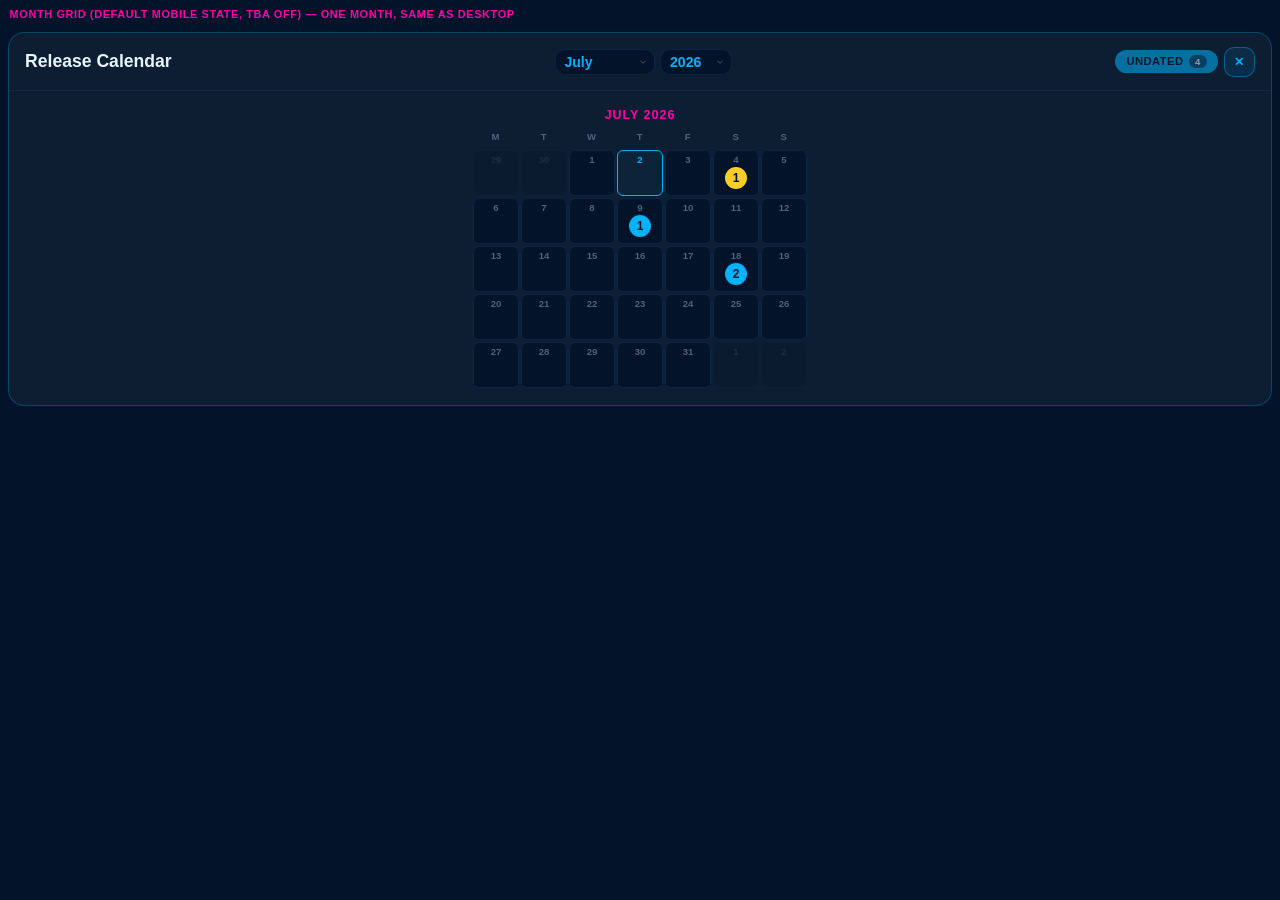
<file: reviews/calendar-review-mobile-grid.html>
<!DOCTYPE html>
<html lang="en">
<head>
<meta charset="UTF-8">
<meta name="viewport" content="width=device-width,initial-scale=1">
<title>Calendar — Mobile Month Grid</title>
<link rel="stylesheet" href="../style.css">
<style>
  body{padding:0;margin:0}
  .frame-lbl{font-family:'Rajdhani',sans-serif;font-weight:700;font-size:.68rem;letter-spacing:.06em;
    text-transform:uppercase;color:var(--pink);padding:.5rem .6rem .25rem}
  #calOv{position:static!important;display:flex!important;background:none!important;backdrop-filter:none!important;padding:.5rem!important}
  #calOv>div{width:100%!important;max-width:none!important}
</style>
</head>
<body>

<div class="frame-lbl">Month Grid (default mobile state, TBA off) — one month, same as desktop</div>
<div id="calOv">
  <div style="background:var(--s1);border:1px solid var(--bd2);border-radius:var(--rl);width:100%;margin:0 auto">
    <div id="calHdr" style="border-bottom:1px solid var(--bd)">
      <div class="cal-hdr-inner">
        <span class="cal-hdr-title">Release Calendar</span>
        <div class="cal-hdr-nav">
          <select class="ts cal-month-sel"><option>July</option></select>
          <select class="ts cal-year-sel"><option>2026</option></select>
        </div>
        <div class="cal-hdr-right">
          <button class="fbar-pill cal-tba-toggle" title="Undated games">UNDATED<span class="fbar-pill-count fpc-dark">4</span></button>
          <button class="hb accent">✕</button>
        </div>
      </div>
    </div>
    <div style="padding:.5rem .6rem">
      <div class="cal-2stack"><div class="cal-months-col">
        <div class="cal-month-block">
          <div class="cal-month-label is-current">July 2026</div>
          <div class="cal-grid">
            <div class="cal-dow">M</div><div class="cal-dow">T</div><div class="cal-dow">W</div>
            <div class="cal-dow">T</div><div class="cal-dow">F</div><div class="cal-dow">S</div><div class="cal-dow">S</div>
            <div class="cal-cell other-month"><div class="cal-dn">29</div></div>
            <div class="cal-cell other-month"><div class="cal-dn">30</div></div>
            <div class="cal-cell"><div class="cal-dn">1</div></div>
            <div class="cal-cell today"><div class="cal-dn">2</div></div>
            <div class="cal-cell"><div class="cal-dn">3</div></div>
            <div class="cal-cell"><div class="cal-dn">4</div><div class="cal-count has-pre">1</div></div>
            <div class="cal-cell"><div class="cal-dn">5</div></div>
            <div class="cal-cell"><div class="cal-dn">6</div></div>
            <div class="cal-cell"><div class="cal-dn">7</div></div>
            <div class="cal-cell"><div class="cal-dn">8</div></div>
            <div class="cal-cell"><div class="cal-dn">9</div><div class="cal-count">1</div></div>
            <div class="cal-cell"><div class="cal-dn">10</div></div>
            <div class="cal-cell"><div class="cal-dn">11</div></div>
            <div class="cal-cell"><div class="cal-dn">12</div></div>
            <div class="cal-cell"><div class="cal-dn">13</div></div>
            <div class="cal-cell"><div class="cal-dn">14</div></div>
            <div class="cal-cell"><div class="cal-dn">15</div></div>
            <div class="cal-cell"><div class="cal-dn">16</div></div>
            <div class="cal-cell"><div class="cal-dn">17</div></div>
            <div class="cal-cell"><div class="cal-dn">18</div><div class="cal-count">2</div></div>
            <div class="cal-cell"><div class="cal-dn">19</div></div>
            <div class="cal-cell"><div class="cal-dn">20</div></div>
            <div class="cal-cell"><div class="cal-dn">21</div></div>
            <div class="cal-cell"><div class="cal-dn">22</div></div>
            <div class="cal-cell"><div class="cal-dn">23</div></div>
            <div class="cal-cell"><div class="cal-dn">24</div></div>
            <div class="cal-cell"><div class="cal-dn">25</div></div>
            <div class="cal-cell"><div class="cal-dn">26</div></div>
            <div class="cal-cell"><div class="cal-dn">27</div></div>
            <div class="cal-cell"><div class="cal-dn">28</div></div>
            <div class="cal-cell"><div class="cal-dn">29</div></div>
            <div class="cal-cell"><div class="cal-dn">30</div></div>
            <div class="cal-cell"><div class="cal-dn">31</div></div>
            <div class="cal-cell other-month"><div class="cal-dn">1</div></div>
            <div class="cal-cell other-month"><div class="cal-dn">2</div></div>
          </div>
        </div>
      </div></div>
    </div>
  </div>
</div>

</body>
</html>
</file>
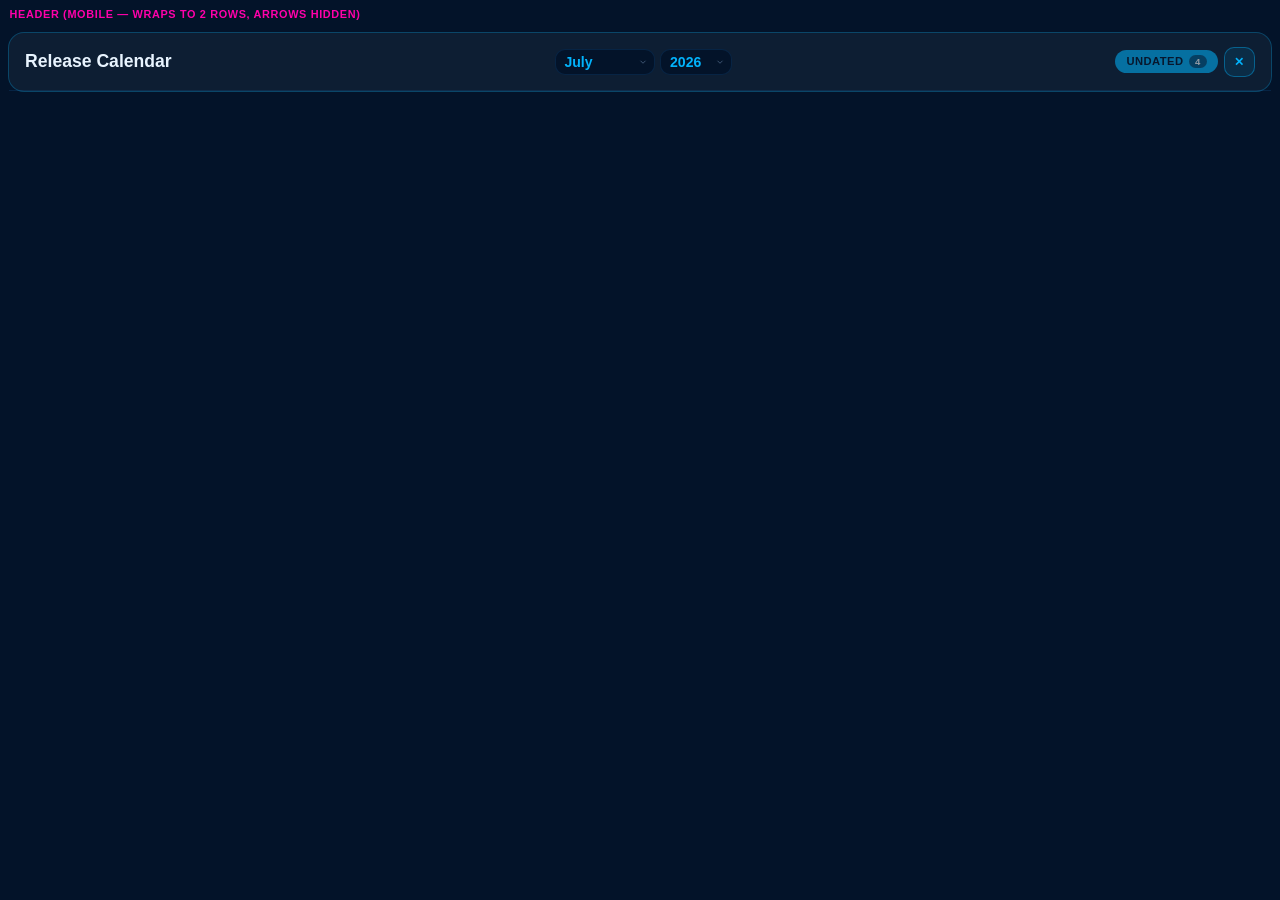
<file: reviews/calendar-review-mobile-hdr.html>
<!DOCTYPE html>
<html lang="en">
<head>
<meta charset="UTF-8">
<meta name="viewport" content="width=device-width,initial-scale=1">
<title>Calendar — Mobile Header</title>
<link rel="stylesheet" href="../style.css">
<style>
  body{padding:0;margin:0}
  .frame-lbl{font-family:'Rajdhani',sans-serif;font-weight:700;font-size:.68rem;letter-spacing:.06em;
    text-transform:uppercase;color:var(--pink);padding:.5rem .6rem .25rem}
  #calOv{position:static!important;display:flex!important;background:none!important;backdrop-filter:none!important;padding:.5rem!important}
  #calOv>div{width:100%!important;max-width:none!important}
</style>
</head>
<body>

<div class="frame-lbl">Header (mobile — wraps to 2 rows, arrows hidden)</div>
<div id="calOv">
  <div style="background:var(--s1);border:1px solid var(--bd2);border-radius:var(--rl);width:100%;margin:0 auto">
    <div id="calHdr" style="border-bottom:1px solid var(--bd)">
      <div class="cal-hdr-inner">
        <span class="cal-hdr-title">Release Calendar</span>
        <div class="cal-hdr-nav">
          <select class="ts cal-month-sel"><option>July</option></select>
          <select class="ts cal-year-sel"><option>2026</option></select>
        </div>
        <div class="cal-hdr-right">
          <button class="fbar-pill cal-tba-toggle" title="Undated games">UNDATED<span class="fbar-pill-count fpc-dark">4</span></button>
          <button class="hb accent">✕</button>
        </div>
      </div>
    </div>
  </div>
</div>

</body>
</html>
</file>
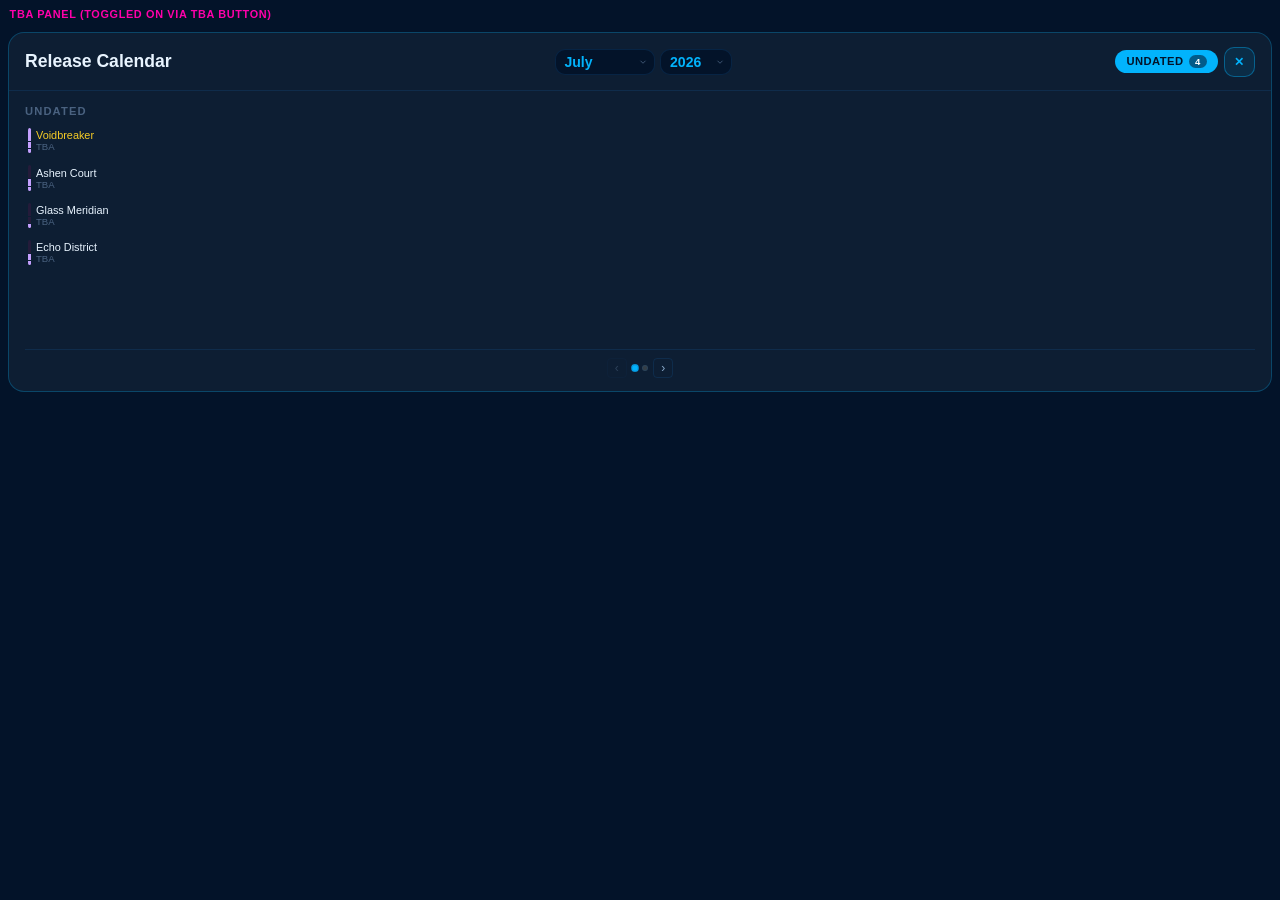
<file: reviews/calendar-review-mobile-tba.html>
<!DOCTYPE html>
<html lang="en">
<head>
<meta charset="UTF-8">
<meta name="viewport" content="width=device-width,initial-scale=1">
<title>Calendar — Mobile TBA Panel</title>
<link rel="stylesheet" href="../style.css">
<style>
  body{padding:0;margin:0}
  .frame-lbl{font-family:'Rajdhani',sans-serif;font-weight:700;font-size:.68rem;letter-spacing:.06em;
    text-transform:uppercase;color:var(--pink);padding:.5rem .6rem .25rem}
  #calOv{position:static!important;display:flex!important;background:none!important;backdrop-filter:none!important;padding:.5rem!important}
  #calOv>div{width:100%!important;max-width:none!important}
</style>
</head>
<body>

<div class="frame-lbl">TBA Panel (toggled on via TBA button)</div>
<div id="calOv">
  <div style="background:var(--s1);border:1px solid var(--bd2);border-radius:var(--rl);width:100%;margin:0 auto">
    <div id="calHdr" style="border-bottom:1px solid var(--bd)">
      <div class="cal-hdr-inner">
        <span class="cal-hdr-title">Release Calendar</span>
        <div class="cal-hdr-nav">
          <select class="ts cal-month-sel"><option>July</option></select>
          <select class="ts cal-year-sel"><option>2026</option></select>
        </div>
        <div class="cal-hdr-right">
          <button class="fbar-pill cal-tba-toggle selected" title="Undated games">UNDATED<span class="fbar-pill-count fpc-dark">4</span></button>
          <button class="hb accent">✕</button>
        </div>
      </div>
    </div>
    <div id="calTba" style="display:flex;flex-direction:column;width:100%;border-left:none;padding:.85rem 1rem;min-height:300px">
      <div style="font-family:Rajdhani,sans-serif;font-weight:700;font-size:.7rem;letter-spacing:.1em;text-transform:uppercase;color:var(--t3);margin-bottom:.6rem;flex-shrink:0">Undated</div>
      <div class="tba-list-viewport" style="height:280px">
        <div class="tba-list-track">
          <div class="tba-list-page">
            <div class="cal-tba-grid">
              <div class="cal-tba-chip prio-high" title="Voidbreaker — TBA"><span class="cal-tba-chip-title st-preorder">Voidbreaker</span><span class="cal-tba-chip-sub">TBA</span></div>
              <div class="cal-tba-chip prio-medium" title="Ashen Court — TBA"><span class="cal-tba-chip-title">Ashen Court</span><span class="cal-tba-chip-sub">TBA</span></div>
              <div class="cal-tba-chip prio-low" title="Glass Meridian — TBA"><span class="cal-tba-chip-title">Glass Meridian</span><span class="cal-tba-chip-sub">TBA</span></div>
              <div class="cal-tba-chip prio-medium" title="Echo District — TBA"><span class="cal-tba-chip-title">Echo District</span><span class="cal-tba-chip-sub">TBA</span></div>
            </div>
          </div>
        </div>
      </div>
      <div class="tba-pagination" style="display:flex">
        <button class="tba-page-btn" disabled>‹</button>
        <div class="tba-page-dot active"></div>
        <div class="tba-page-dot"></div>
        <button class="tba-page-btn">›</button>
      </div>
    </div>
  </div>
</div>

</body>
</html>
</file>
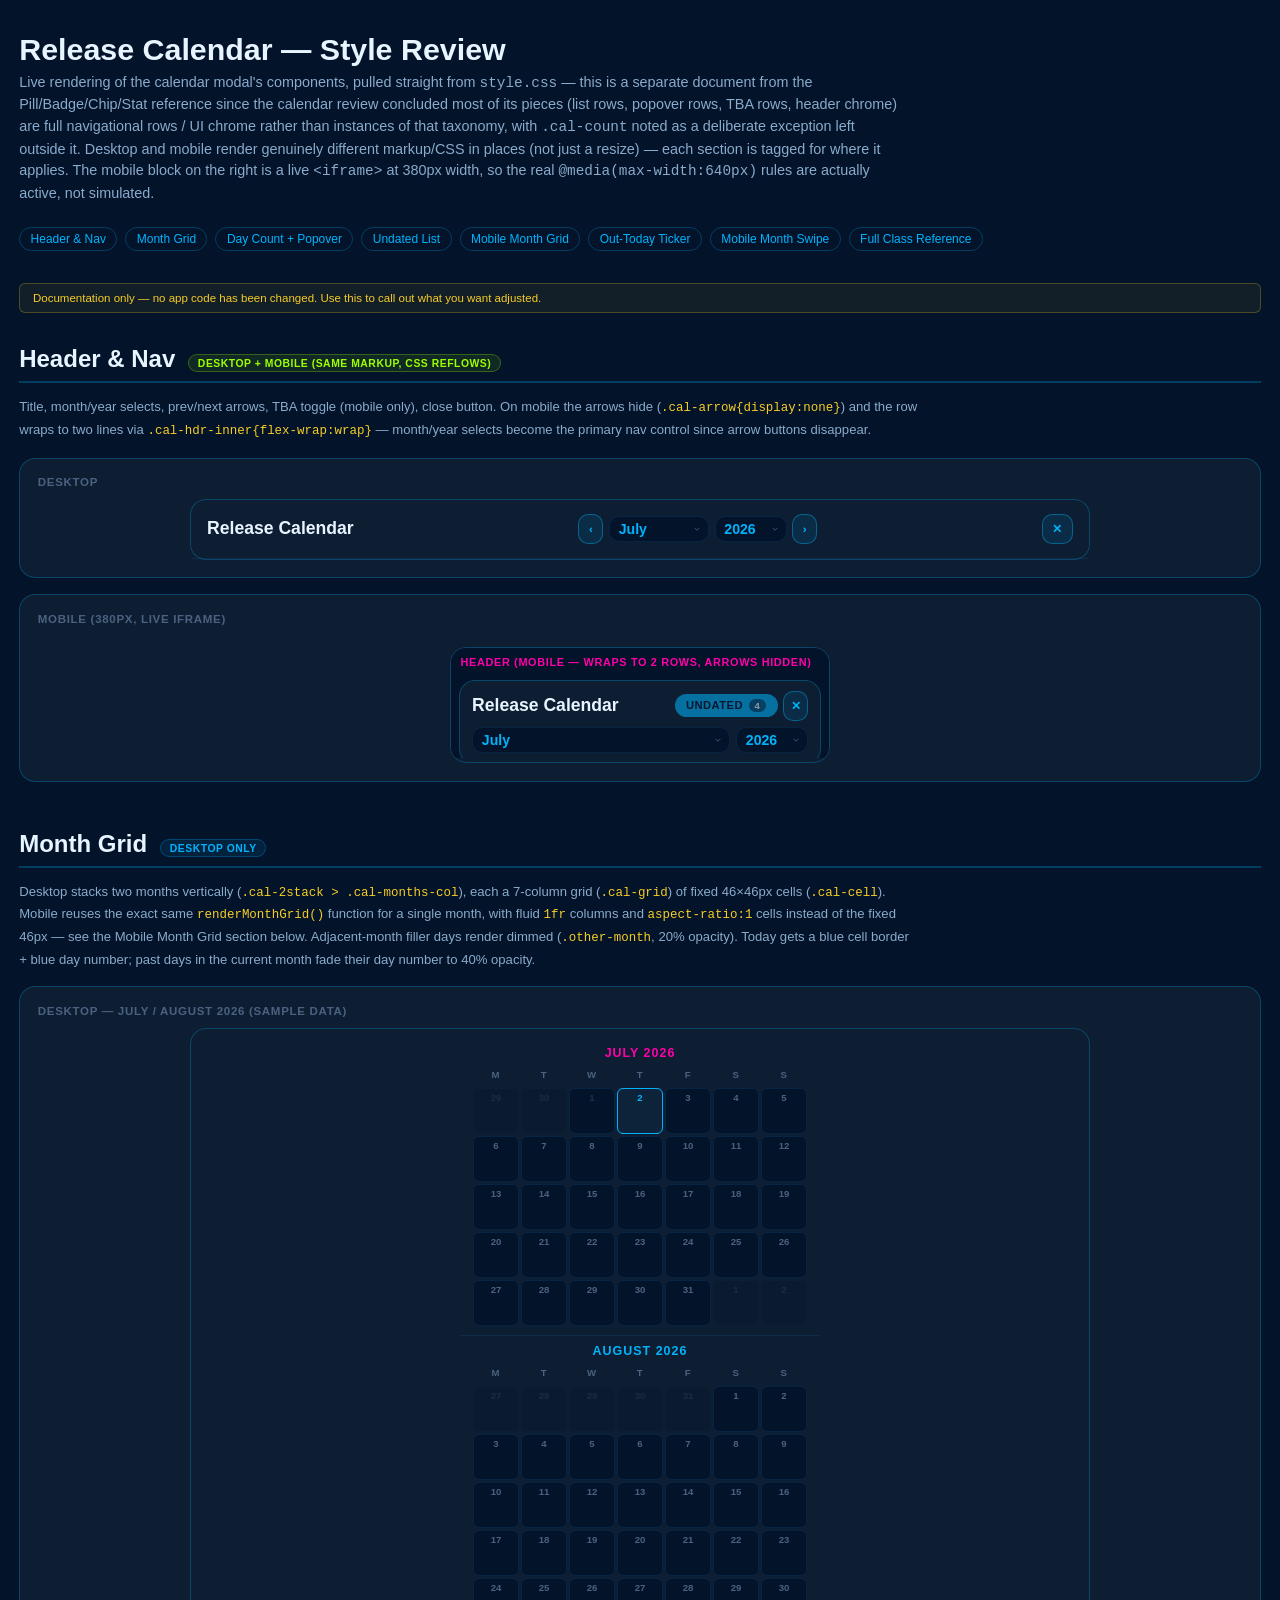
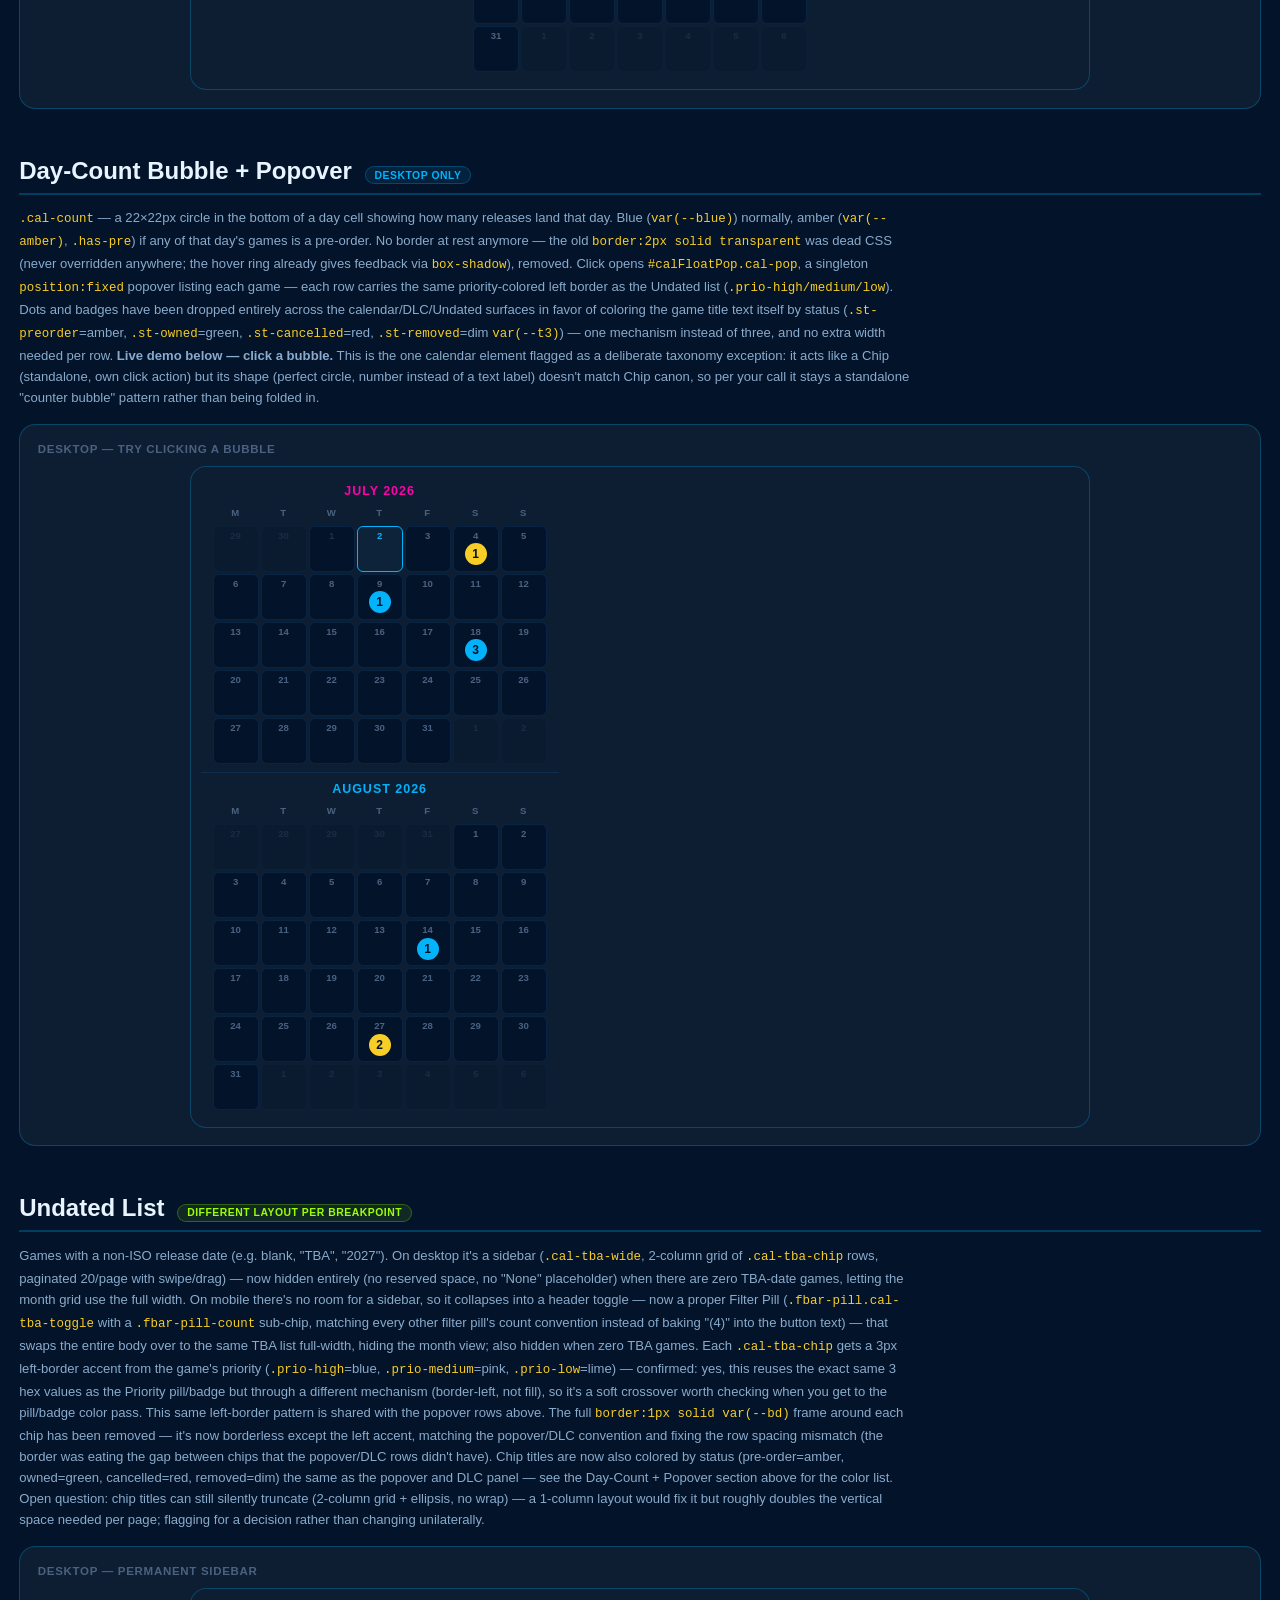
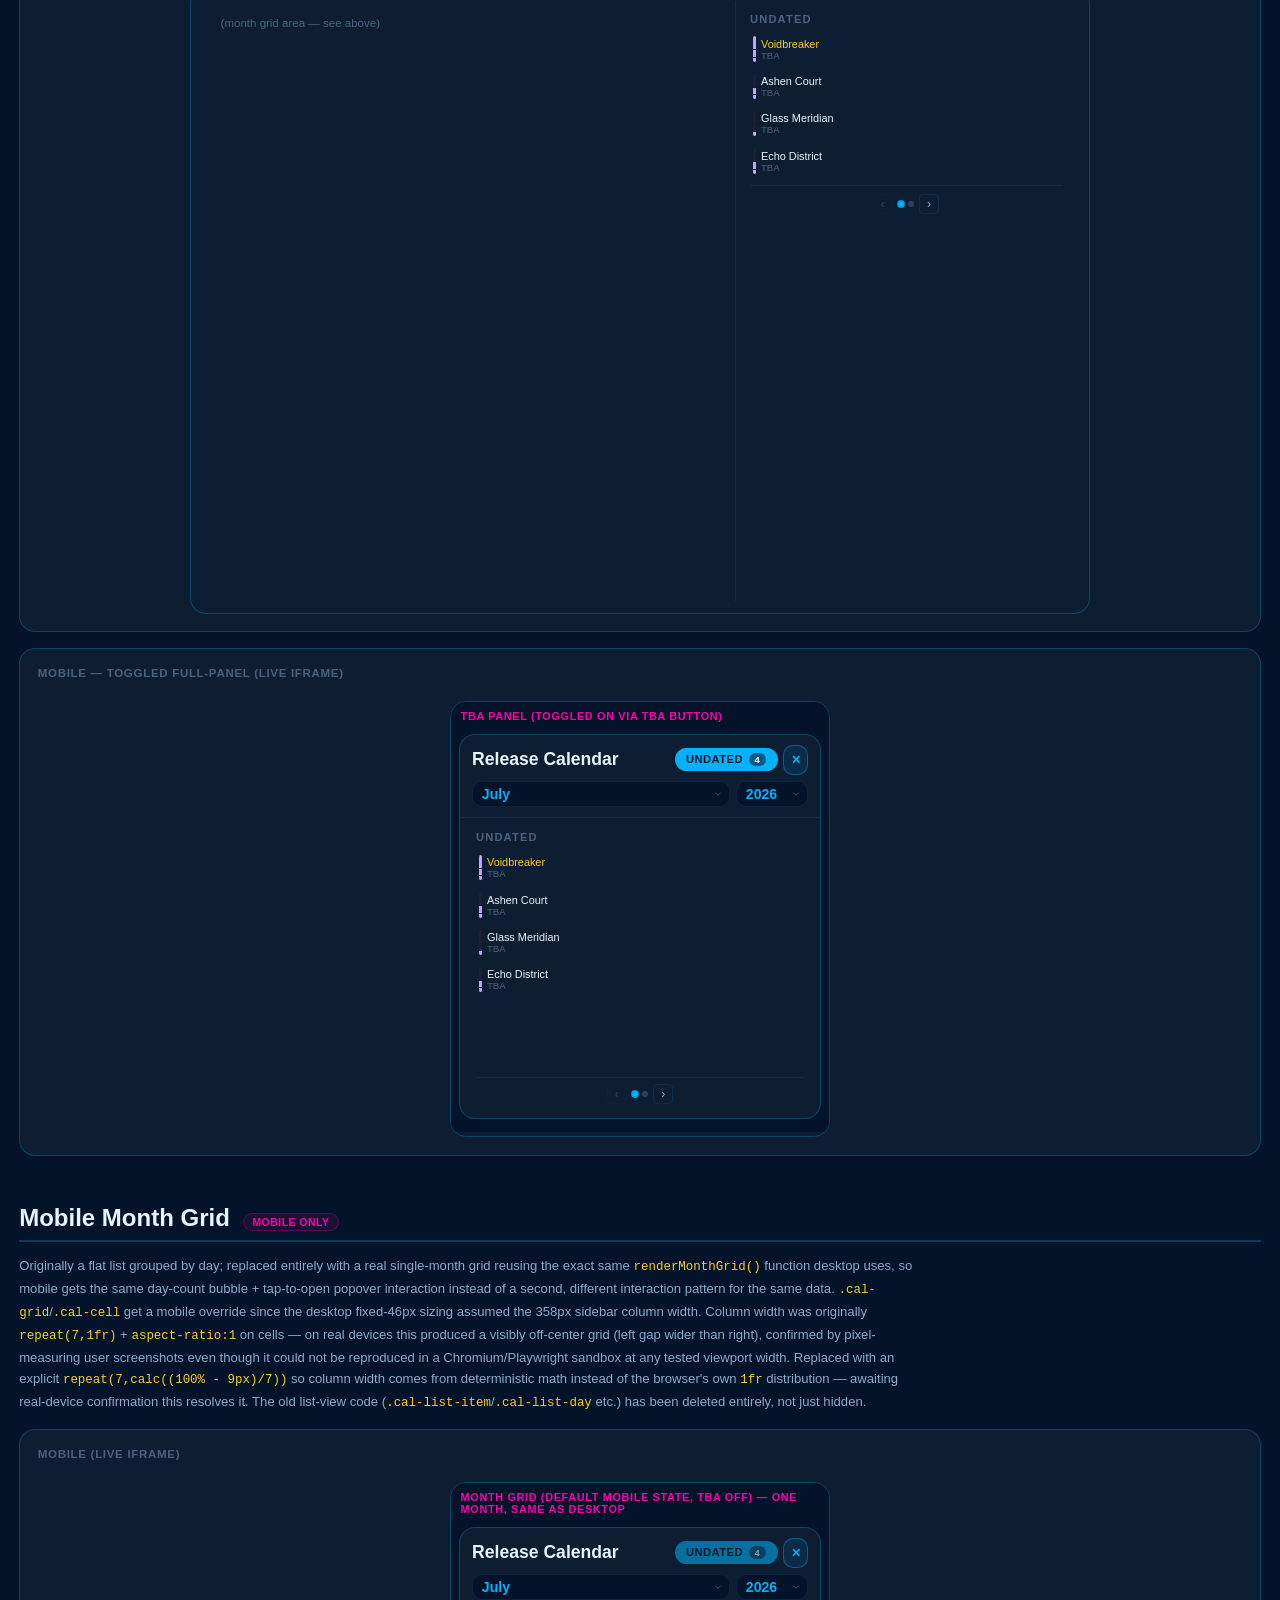
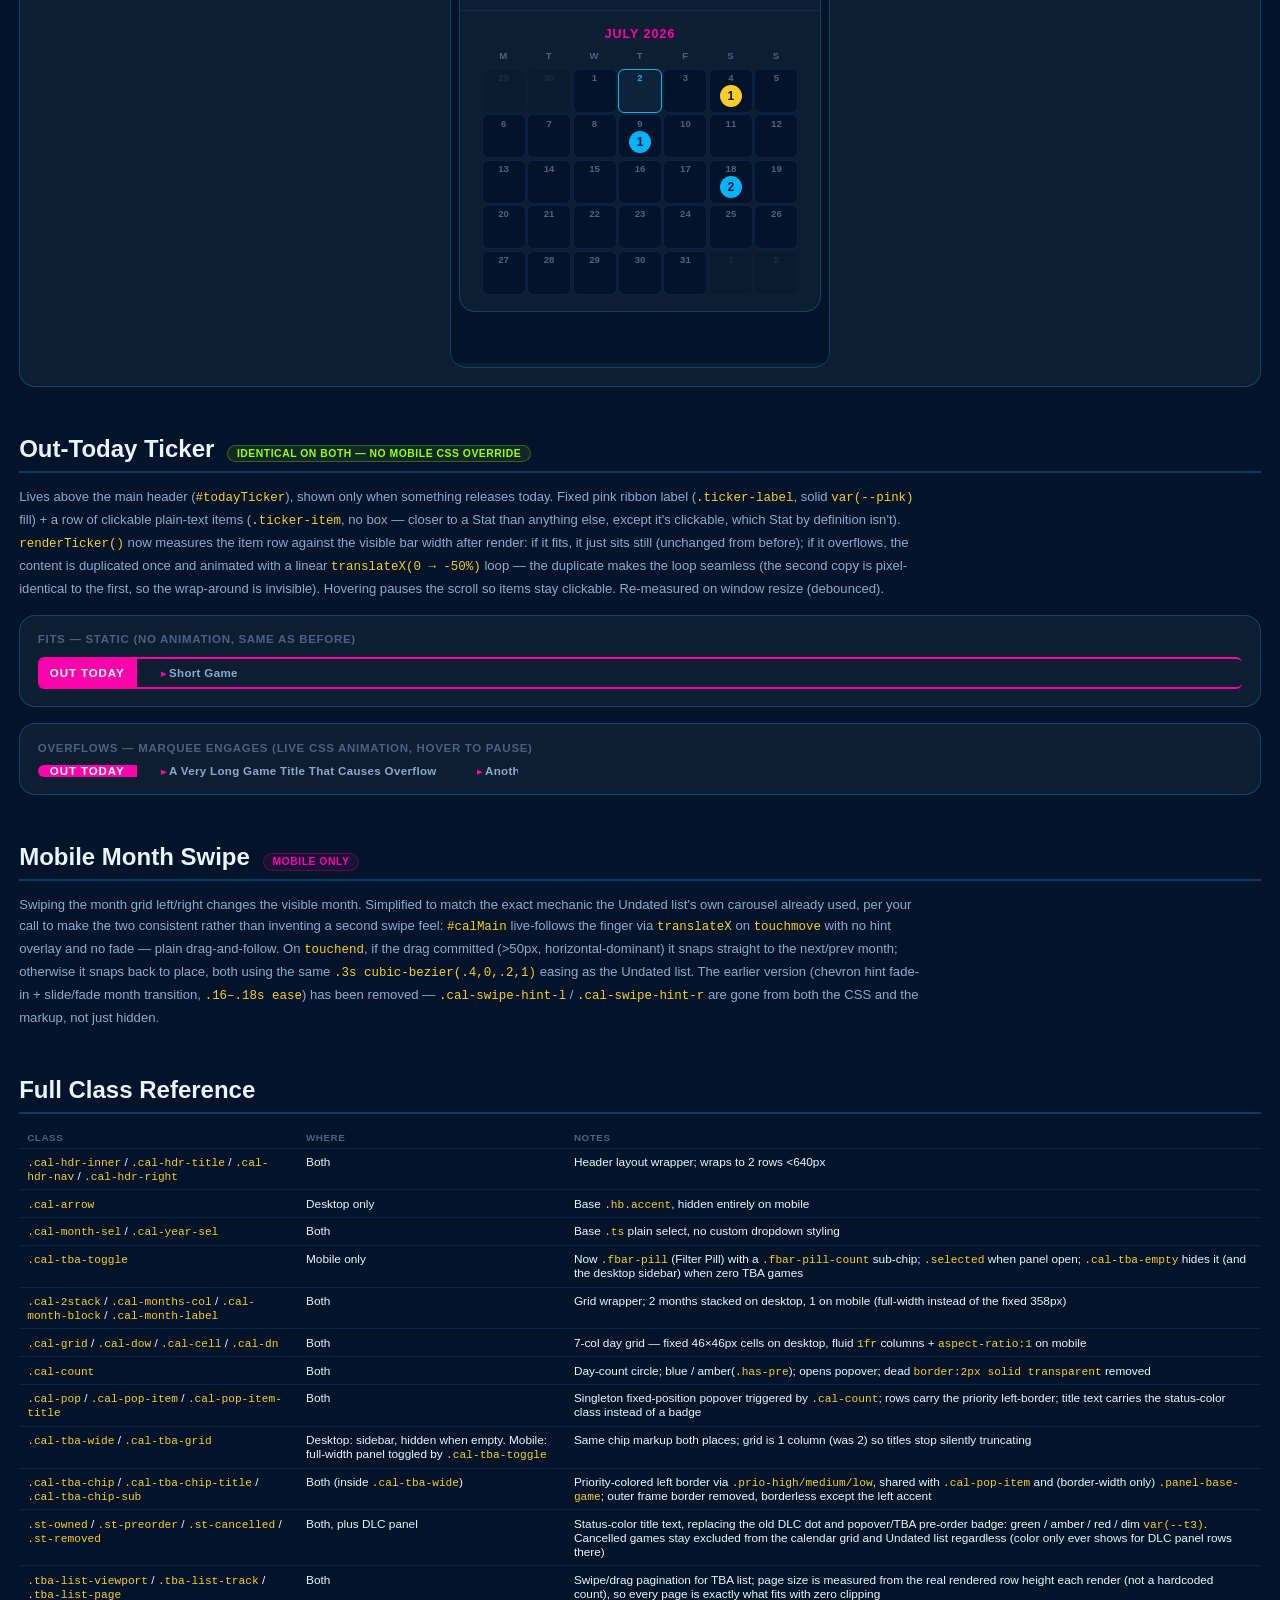
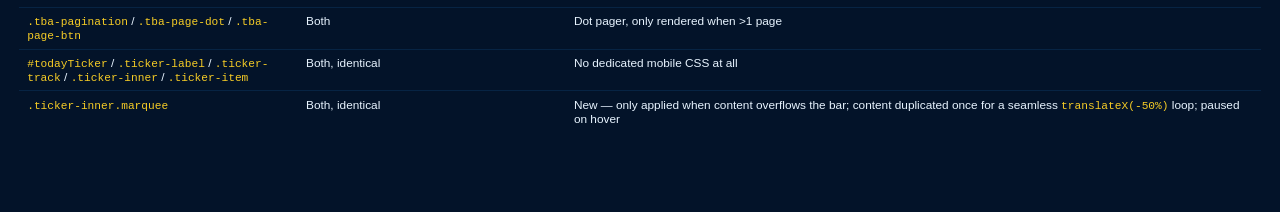
<file: reviews/calendar-review.html>
<!DOCTYPE html>
<html lang="en">
<head>
<meta charset="UTF-8">
<title>Calendar — Style Review</title>
<link rel="stylesheet" href="../style.css">
<style>
.audit-wrap{max-width:1280px;margin:0 auto;padding:2rem 1.2rem 6rem;font-family:'Inter',sans-serif}
.audit-h1{font-family:'Rajdhani',sans-serif;font-size:1.9rem;font-weight:700;color:var(--text);margin-bottom:.3rem}
.audit-sub{color:var(--t2);font-size:.9rem;margin-bottom:1.4rem;max-width:880px;line-height:1.5}
.audit-toc{display:flex;gap:.5rem;flex-wrap:wrap;margin-bottom:2rem;font-size:.75rem}
.audit-toc a{color:var(--blue);border:1px solid var(--bd2);border-radius:99px;padding:.25rem .65rem}
.audit-note{font-size:.72rem;color:var(--amber);background:#f7cd2610;border:1px solid #f7cd2640;border-radius:6px;padding:.5rem .8rem;margin-bottom:2rem}

.sec{margin-bottom:3rem}
.sec-hdr{display:flex;align-items:baseline;gap:.8rem;border-bottom:2px solid var(--bd2);padding-bottom:.5rem;margin-bottom:.8rem}
.sec-hdr h2{font-family:'Rajdhani',sans-serif;font-size:1.5rem;font-weight:700;color:var(--text)}
.sec-tag{font-size:.65rem;font-weight:700;letter-spacing:.05em;text-transform:uppercase;border-radius:99px;padding:.15rem .55rem}
.sec-tag.desk{background:#02b3fc18;color:var(--blue);border:1px solid #02b3fc44}
.sec-tag.mob{background:#ff00aa18;color:var(--pink);border:1px solid #ff00aa44}
.sec-tag.both{background:#9cff0018;color:var(--lime);border:1px solid #9cff0044}
.sec-desc{color:var(--t2);font-size:.82rem;line-height:1.6;max-width:900px;margin-bottom:1rem}
.sec-desc code{color:var(--amber);font-size:.78rem}

.stage{background:var(--s1);border:1px solid var(--bd2);border-radius:var(--rl);padding:1.1rem;margin-bottom:1rem}
.stage-lbl{font-family:'Rajdhani',sans-serif;font-weight:700;font-size:.72rem;letter-spacing:.06em;
  text-transform:uppercase;color:var(--t3);margin-bottom:.7rem}

.class-table{width:100%;border-collapse:collapse;font-size:.74rem;margin-top:.5rem}
.class-table th{text-align:left;color:var(--t3);font-family:'Rajdhani',sans-serif;font-size:.62rem;letter-spacing:.05em;
  text-transform:uppercase;padding:.3rem .5rem;border-bottom:1px solid var(--bd)}
.class-table td{padding:.4rem .5rem;border-bottom:1px solid var(--bd);color:var(--text);vertical-align:top}
.class-table tr:last-child td{border-bottom:none}
.class-table code{font-family:monospace;font-size:.7rem;color:var(--amber)}

.mob-frame{width:380px;height:900px;border:1px solid var(--bd2);border-radius:16px;overflow:hidden;background:var(--base)}
.mob-frame iframe{width:100%;height:100%;border:none}
.mob-wrap{display:flex;justify-content:center}

/* mini calendar overlay styled to sit inline instead of fixed, for desktop stage */
.stage-cal{background:var(--s1);border:1px solid var(--bd2);border-radius:var(--rl);width:100%;max-width:900px;margin:0 auto}
</style>
</head>
<body style="overflow:auto;height:auto;display:block">
<div class="audit-wrap">

<div class="audit-h1">Release Calendar — Style Review</div>
<div class="audit-sub">
  Live rendering of the calendar modal's components, pulled straight from <code>style.css</code> — this is a
  separate document from the Pill/Badge/Chip/Stat reference since the calendar review concluded most of its pieces
  (list rows, popover rows, TBA rows, header chrome) are full navigational rows / UI chrome rather than instances
  of that taxonomy, with <code>.cal-count</code> noted as a deliberate exception left outside it. Desktop and mobile
  render genuinely different markup/CSS in places (not just a resize) — each section is tagged for where it applies.
  The mobile block on the right is a live <code>&lt;iframe&gt;</code> at 380px width, so the real
  <code>@media(max-width:640px)</code> rules are actually active, not simulated.
</div>
<div class="audit-toc">
  <a href="#cal-hdr-sec">Header &amp; Nav</a>
  <a href="#grid">Month Grid</a>
  <a href="#count">Day Count + Popover</a>
  <a href="#tba">Undated List</a>
  <a href="#list">Mobile Month Grid</a>
  <a href="#ticker">Out-Today Ticker</a>
  <a href="#swipe">Mobile Month Swipe</a>
  <a href="#classes">Full Class Reference</a>
</div>
<div class="audit-note">Documentation only — no app code has been changed. Use this to call out what you want adjusted.</div>

<!-- HEADER & NAV -->
<div class="sec" id="cal-hdr-sec">
  <div class="sec-hdr"><h2>Header &amp; Nav</h2><span class="sec-tag both">desktop + mobile (same markup, CSS reflows)</span></div>
  <div class="sec-desc">Title, month/year selects, prev/next arrows, TBA toggle (mobile only), close button. On mobile
    the arrows hide (<code>.cal-arrow{display:none}</code>) and the row wraps to two lines via
    <code>.cal-hdr-inner{flex-wrap:wrap}</code> — month/year selects become the primary nav control since arrow
    buttons disappear.</div>
  <div class="stage">
    <div class="stage-lbl">Desktop</div>
    <div class="stage-cal">
      <div id="calHdr" style="border-bottom:1px solid var(--bd)">
        <div class="cal-hdr-inner">
          <span class="cal-hdr-title">Release Calendar</span>
          <div class="cal-hdr-nav">
            <button class="hb cal-arrow accent">‹</button>
            <select class="ts cal-month-sel"><option>July</option></select>
            <select class="ts cal-year-sel"><option>2026</option></select>
            <button class="hb cal-arrow accent">›</button>
          </div>
          <div class="cal-hdr-right">
            <button class="fbar-pill cal-tba-toggle" style="display:none">UNDATED<span class="fbar-pill-count fpc-dark"></span></button>
            <button class="hb accent">✕</button>
          </div>
        </div>
      </div>
    </div>
  </div>
  <div class="stage" style="padding:0">
    <div class="stage-lbl" style="padding:1.1rem 1.1rem 0">Mobile (380px, live iframe)</div>
    <div class="mob-wrap" style="padding:.7rem 0 1.1rem">
      <div style="width:380px;border:1px solid var(--bd2);border-radius:16px;overflow:hidden">
        <iframe src="calendar-review-mobile-hdr.html" style="width:100%;height:110px;border:none" scrolling="no"></iframe>
      </div>
    </div>
  </div>
</div>

<!-- MONTH GRID -->
<div class="sec" id="grid">
  <div class="sec-hdr"><h2>Month Grid</h2><span class="sec-tag desk">desktop only</span></div>
  <div class="sec-desc">Desktop stacks two months vertically (<code>.cal-2stack &gt; .cal-months-col</code>), each a
    7-column grid (<code>.cal-grid</code>) of fixed 46×46px cells (<code>.cal-cell</code>). Mobile reuses the exact
    same <code>renderMonthGrid()</code> function for a single month, with fluid <code>1fr</code> columns and
    <code>aspect-ratio:1</code> cells instead of the fixed 46px — see the Mobile Month Grid section below. Adjacent-month
    filler days render dimmed (<code>.other-month</code>, 20% opacity). Today gets a blue cell border + blue day
    number; past days in the current month fade their day number to 40% opacity.</div>
  <div class="stage">
    <div class="stage-lbl">Desktop — July / August 2026 (sample data)</div>
    <div class="stage-cal" style="padding:.5rem .6rem">
      <div class="cal-2stack" id="gridDemo"></div>
    </div>
  </div>
</div>

<!-- DAY COUNT + POPOVER -->
<div class="sec" id="count">
  <div class="sec-hdr"><h2>Day-Count Bubble + Popover</h2><span class="sec-tag desk">desktop only</span></div>
  <div class="sec-desc">
    <code>.cal-count</code> — a 22×22px circle in the bottom of a day cell showing how many releases land that day.
    Blue (<code>var(--blue)</code>) normally, amber (<code>var(--amber)</code>, <code>.has-pre</code>) if any of that
    day's games is a pre-order. No border at rest anymore — the old <code>border:2px solid transparent</code> was
    dead CSS (never overridden anywhere; the hover ring already gives feedback via <code>box-shadow</code>), removed.
    Click opens <code>#calFloatPop.cal-pop</code>, a singleton <code>position:fixed</code> popover listing each game
    — each row carries the same priority-colored left border as the Undated list (<code>.prio-high/medium/low</code>).
    Dots and badges have been dropped entirely across the calendar/DLC/Undated surfaces in favor of coloring the
    game title text itself by status (<code>.st-preorder</code>=amber, <code>.st-owned</code>=green,
    <code>.st-cancelled</code>=red, <code>.st-removed</code>=dim <code>var(--t3)</code>) — one mechanism instead of
    three, and no extra width needed per row. <b>Live demo below — click a bubble.</b>
    This is the one calendar element flagged as a deliberate taxonomy exception: it acts like a Chip (standalone, own
    click action) but its shape (perfect circle, number instead of a text label) doesn't match Chip canon, so per
    your call it stays a standalone "counter bubble" pattern rather than being folded in.
  </div>
  <div class="stage">
    <div class="stage-lbl">Desktop — try clicking a bubble</div>
    <div class="stage-cal" style="padding:.5rem .6rem;position:relative;min-height:120px">
      <div class="cal-2stack" id="countDemo" style="justify-content:flex-start"></div>
    </div>
  </div>
</div>

<!-- TBA LIST -->
<div class="sec" id="tba">
  <div class="sec-hdr"><h2>Undated List</h2><span class="sec-tag both">different layout per breakpoint</span></div>
  <div class="sec-desc">Games with a non-ISO release date (e.g. blank, "TBA", "2027"). On desktop it's a sidebar
    (<code>.cal-tba-wide</code>, 2-column grid of <code>.cal-tba-chip</code> rows, paginated 20/page with swipe/drag)
    — now hidden entirely (no reserved space, no "None" placeholder) when there are zero TBA-date games, letting the
    month grid use the full width. On mobile there's no room for a sidebar, so it collapses into a header toggle
    — now a proper Filter Pill (<code>.fbar-pill.cal-tba-toggle</code> with a <code>.fbar-pill-count</code> sub-chip,
    matching every other filter pill's count convention instead of baking "(4)" into the button text) — that swaps
    the entire body over to the same TBA list full-width, hiding the month view; also hidden when zero TBA games.
    Each <code>.cal-tba-chip</code> gets a 3px left-border accent from the game's priority (<code>.prio-high</code>=blue,
    <code>.prio-medium</code>=pink, <code>.prio-low</code>=lime) — confirmed: yes, this reuses the exact same 3 hex
    values as the Priority pill/badge but through a different mechanism (border-left, not fill), so it's a soft
    crossover worth checking when you get to the pill/badge color pass. This same left-border pattern is shared with
    the popover rows above. The full <code>border:1px solid var(--bd)</code> frame around each chip has been removed
    — it's now borderless except the left accent, matching the popover/DLC convention and fixing the row spacing
    mismatch (the border was eating the gap between chips that the popover/DLC rows didn't have). Chip titles are
    now also colored by status (pre-order=amber, owned=green, cancelled=red, removed=dim) the same as the popover
    and DLC panel — see the Day-Count + Popover section above for the color list. Open question: chip titles can
    still silently truncate (2-column grid + ellipsis, no wrap) — a 1-column layout would fix it but roughly doubles
    the vertical space needed per page; flagging for a decision rather than changing unilaterally.</div>
  <div class="stage">
    <div class="stage-lbl">Desktop — permanent sidebar</div>
    <div class="stage-cal" style="padding:.75rem .85rem;display:flex">
      <div style="flex:1;color:var(--t3);font-size:.72rem;padding:1rem">(month grid area — see above)</div>
      <div class="cal-tba-wide" style="max-width:340px">
        <div style="font-family:Rajdhani,sans-serif;font-weight:700;font-size:.7rem;letter-spacing:.1em;text-transform:uppercase;color:var(--t3);margin-bottom:.6rem;flex-shrink:0">Undated</div>
        <div class="cal-tba-grid">
          <div class="cal-tba-chip prio-high" title="Voidbreaker — TBA"><span class="cal-tba-chip-title st-preorder">Voidbreaker</span><span class="cal-tba-chip-sub">TBA</span></div>
          <div class="cal-tba-chip prio-medium" title="Ashen Court — TBA"><span class="cal-tba-chip-title">Ashen Court</span><span class="cal-tba-chip-sub">TBA</span></div>
          <div class="cal-tba-chip prio-low" title="Glass Meridian — TBA"><span class="cal-tba-chip-title">Glass Meridian</span><span class="cal-tba-chip-sub">TBA</span></div>
          <div class="cal-tba-chip prio-medium" title="Echo District — TBA"><span class="cal-tba-chip-title">Echo District</span><span class="cal-tba-chip-sub">TBA</span></div>
        </div>
        <div class="tba-pagination" style="display:flex">
          <button class="tba-page-btn" disabled>‹</button>
          <div class="tba-page-dot active"></div>
          <div class="tba-page-dot"></div>
          <button class="tba-page-btn">›</button>
        </div>
      </div>
    </div>
  </div>
  <div class="stage" style="padding:0">
    <div class="stage-lbl" style="padding:1.1rem 1.1rem 0">Mobile — toggled full-panel (live iframe)</div>
    <div class="mob-wrap" style="padding:.7rem 0 1.1rem">
      <div style="width:380px;border:1px solid var(--bd2);border-radius:16px;overflow:hidden">
        <iframe src="calendar-review-mobile-tba.html" style="width:100%;height:430px;border:none" scrolling="no"></iframe>
      </div>
    </div>
  </div>
</div>

<!-- MOBILE MONTH GRID -->
<div class="sec" id="list">
  <div class="sec-hdr"><h2>Mobile Month Grid</h2><span class="sec-tag mob">mobile only</span></div>
  <div class="sec-desc">Originally a flat list grouped by day; replaced entirely with a real single-month grid
    reusing the exact same <code>renderMonthGrid()</code> function desktop uses, so mobile gets the same
    day-count bubble + tap-to-open popover interaction instead of a second, different interaction pattern for the
    same data. <code>.cal-grid</code>/<code>.cal-cell</code> get a mobile override since the desktop fixed-46px
    sizing assumed the 358px sidebar column width. Column width was originally <code>repeat(7,1fr)</code> +
    <code>aspect-ratio:1</code> on cells — on real devices this produced a visibly off-center grid (left gap wider
    than right), confirmed by pixel-measuring user screenshots even though it could not be reproduced in a
    Chromium/Playwright sandbox at any tested viewport width. Replaced with an explicit
    <code>repeat(7,calc((100% - 9px)/7))</code> so column width comes from deterministic math instead of the
    browser's own <code>1fr</code> distribution — awaiting real-device confirmation this resolves it.
    The old list-view code (<code>.cal-list-item</code>/<code>.cal-list-day</code> etc.) has been deleted entirely,
    not just hidden.</div>
  <div class="stage" style="padding:0">
    <div class="stage-lbl" style="padding:1.1rem 1.1rem 0">Mobile (live iframe)</div>
    <div class="mob-wrap" style="padding:.7rem 0 1.1rem">
      <div style="width:380px;border:1px solid var(--bd2);border-radius:16px;overflow:hidden">
        <iframe src="calendar-review-mobile-grid.html" style="width:100%;height:480px;border:none" scrolling="no"></iframe>
      </div>
    </div>
  </div>
</div>

<!-- TICKER -->
<div class="sec" id="ticker">
  <div class="sec-hdr"><h2>Out-Today Ticker</h2><span class="sec-tag both">identical on both — no mobile CSS override</span></div>
  <div class="sec-desc">Lives above the main header (<code>#todayTicker</code>), shown only when something releases
    today. Fixed pink ribbon label (<code>.ticker-label</code>, solid <code>var(--pink)</code> fill) + a row of
    clickable plain-text items (<code>.ticker-item</code>, no box — closer to a Stat than anything else, except it's
    clickable, which Stat by definition isn't). <code>renderTicker()</code> now measures the item row against the
    visible bar width after render: if it fits, it just sits still (unchanged from before); if it overflows, the
    content is duplicated once and animated with a linear <code>translateX(0 → -50%)</code> loop — the duplicate
    makes the loop seamless (the second copy is pixel-identical to the first, so the wrap-around is invisible).
    Hovering pauses the scroll so items stay clickable. Re-measured on window resize (debounced).</div>
  <div class="stage">
    <div class="stage-lbl">Fits — static (no animation, same as before)</div>
    <div id="todayTicker" class="active" style="display:flex;position:relative;border-radius:6px;overflow:hidden">
      <div class="ticker-label">OUT TODAY</div>
      <div class="ticker-track">
        <div class="ticker-inner">
          <span class="ticker-item">Short Game</span>
        </div>
      </div>
    </div>
  </div>
  <div class="stage">
    <div class="stage-lbl">Overflows — marquee engages (live CSS animation, hover to pause)</div>
    <div id="todayTicker2" class="active" style="display:flex;position:relative;border-radius:6px;overflow:hidden;max-width:480px">
      <div class="ticker-label">OUT TODAY</div>
      <div class="ticker-track">
        <div class="ticker-inner marquee" style="animation-duration:14s">
          <span class="ticker-item">A Very Long Game Title That Causes Overflow</span>
          <span class="ticker-item">Another Long Release Title For Testing</span>
          <span class="ticker-item">Yet One More Title To Force The Marquee</span>
          <span class="ticker-item">A Very Long Game Title That Causes Overflow</span>
          <span class="ticker-item">Another Long Release Title For Testing</span>
          <span class="ticker-item">Yet One More Title To Force The Marquee</span>
        </div>
      </div>
    </div>
  </div>
</div>

<!-- MOBILE MONTH SWIPE -->
<div class="sec" id="swipe">
  <div class="sec-hdr"><h2>Mobile Month Swipe</h2><span class="sec-tag mob">mobile only</span></div>
  <div class="sec-desc">Swiping the month grid left/right changes the visible month. Simplified to match the exact
    mechanic the Undated list's own carousel already used, per your call to make the two consistent rather than
    inventing a second swipe feel: <code>#calMain</code> live-follows the finger via <code>translateX</code> on
    <code>touchmove</code> with no hint overlay and no fade — plain drag-and-follow. On <code>touchend</code>, if the
    drag committed (&gt;50px, horizontal-dominant) it snaps straight to the next/prev month; otherwise it snaps back
    to place, both using the same <code>.3s cubic-bezier(.4,0,.2,1)</code> easing as the Undated list. The earlier
    version (chevron hint fade-in + slide/fade month transition, <code>.16–.18s ease</code>) has been removed —
    <code>.cal-swipe-hint-l</code> / <code>.cal-swipe-hint-r</code> are gone from both the CSS and the markup, not
    just hidden.</div>
</div>

<!-- FULL CLASS REFERENCE -->
<div class="sec" id="classes">
  <div class="sec-hdr"><h2>Full Class Reference</h2></div>
  <table class="class-table">
    <tr><th>Class</th><th>Where</th><th>Notes</th></tr>
    <tr><td><code>.cal-hdr-inner</code> / <code>.cal-hdr-title</code> / <code>.cal-hdr-nav</code> / <code>.cal-hdr-right</code></td><td>Both</td><td>Header layout wrapper; wraps to 2 rows &lt;640px</td></tr>
    <tr><td><code>.cal-arrow</code></td><td>Desktop only</td><td>Base <code>.hb.accent</code>, hidden entirely on mobile</td></tr>
    <tr><td><code>.cal-month-sel</code> / <code>.cal-year-sel</code></td><td>Both</td><td>Base <code>.ts</code> plain select, no custom dropdown styling</td></tr>
    <tr><td><code>.cal-tba-toggle</code></td><td>Mobile only</td><td>Now <code>.fbar-pill</code> (Filter Pill) with a <code>.fbar-pill-count</code> sub-chip; <code>.selected</code> when panel open; <code>.cal-tba-empty</code> hides it (and the desktop sidebar) when zero TBA games</td></tr>
    <tr><td><code>.cal-2stack</code> / <code>.cal-months-col</code> / <code>.cal-month-block</code> / <code>.cal-month-label</code></td><td>Both</td><td>Grid wrapper; 2 months stacked on desktop, 1 on mobile (full-width instead of the fixed 358px)</td></tr>
    <tr><td><code>.cal-grid</code> / <code>.cal-dow</code> / <code>.cal-cell</code> / <code>.cal-dn</code></td><td>Both</td><td>7-col day grid — fixed 46×46px cells on desktop, fluid <code>1fr</code> columns + <code>aspect-ratio:1</code> on mobile</td></tr>
    <tr><td><code>.cal-count</code></td><td>Both</td><td>Day-count circle; blue / amber(<code>.has-pre</code>); opens popover; dead <code>border:2px solid transparent</code> removed</td></tr>
    <tr><td><code>.cal-pop</code> / <code>.cal-pop-item</code> / <code>.cal-pop-item-title</code></td><td>Both</td><td>Singleton fixed-position popover triggered by <code>.cal-count</code>; rows carry the priority left-border; title text carries the status-color class instead of a badge</td></tr>
    <tr><td><code>.cal-tba-wide</code> / <code>.cal-tba-grid</code></td><td>Desktop: sidebar, hidden when empty. Mobile: full-width panel toggled by <code>.cal-tba-toggle</code></td><td>Same chip markup both places; grid is 1 column (was 2) so titles stop silently truncating</td></tr>
    <tr><td><code>.cal-tba-chip</code> / <code>.cal-tba-chip-title</code> / <code>.cal-tba-chip-sub</code></td><td>Both (inside <code>.cal-tba-wide</code>)</td><td>Priority-colored left border via <code>.prio-high/medium/low</code>, shared with <code>.cal-pop-item</code> and (border-width only) <code>.panel-base-game</code>; outer frame border removed, borderless except the left accent</td></tr>
    <tr><td><code>.st-owned</code> / <code>.st-preorder</code> / <code>.st-cancelled</code> / <code>.st-removed</code></td><td>Both, plus DLC panel</td><td>Status-color title text, replacing the old DLC dot and popover/TBA pre-order badge: green / amber / red / dim <code>var(--t3)</code>. Cancelled games stay excluded from the calendar grid and Undated list regardless (color only ever shows for DLC panel rows there)</td></tr>
    <tr><td><code>.tba-list-viewport</code> / <code>.tba-list-track</code> / <code>.tba-list-page</code></td><td>Both</td><td>Swipe/drag pagination for TBA list; page size is measured from the real rendered row height each render (not a hardcoded count), so every page is exactly what fits with zero clipping</td></tr>
    <tr><td><code>.tba-pagination</code> / <code>.tba-page-dot</code> / <code>.tba-page-btn</code></td><td>Both</td><td>Dot pager, only rendered when &gt;1 page</td></tr>
    <tr><td><code>#todayTicker</code> / <code>.ticker-label</code> / <code>.ticker-track</code> / <code>.ticker-inner</code> / <code>.ticker-item</code></td><td>Both, identical</td><td>No dedicated mobile CSS at all</td></tr>
    <tr><td><code>.ticker-inner.marquee</code></td><td>Both, identical</td><td>New — only applied when content overflows the bar; content duplicated once for a seamless <code>translateX(-50%)</code> loop; paused on hover</td></tr>
  </table>
</div>

</div>

<script>
const MONTH_NAMES=['January','February','March','April','May','June','July','August','September','October','November','December'];
const todayISO='2026-07-02';
const SAMPLE={
  '2026-07-04':[{t:'Starfall Odyssey',pre:true,prio:'prio-high'}],
  '2026-07-09':[{t:'Nightfall Protocol',prio:'prio-medium'}],
  '2026-07-18':[{t:'Rust Vanguard',prio:'prio-low'},{t:'Glass Meridian',prio:'prio-medium'},{t:'Echo District',prio:'prio-medium'}],
  '2026-08-14':[{t:'Ashen Court',prio:'prio-medium'}],
  '2026-08-27':[{t:'Voidbreaker',pre:true,prio:'prio-high'},{t:'Twin Peaks Reborn',prio:'prio-low'}]
};
function renderMonthGrid(year,month,withCounts){
  const DAYS=['M','T','W','T','F','S','S'];
  const isCurrentMonth=(year===2026&&month===6);
  const firstDow=(new Date(year,month,1).getDay()+6)%7;
  const daysInMonth=new Date(year,month+1,0).getDate();
  const daysInPrev=new Date(year,month,0).getDate();
  let html=`<div class="cal-month-block">`;
  html+=`<div class="cal-month-label${isCurrentMonth?' is-current':''}">${MONTH_NAMES[month]} ${year}</div>`;
  html+=`<div class="cal-grid">`;
  DAYS.forEach(d=>html+=`<div class="cal-dow">${d}</div>`);
  for(let i=0;i<firstDow;i++) html+=`<div class="cal-cell other-month"><div class="cal-dn">${daysInPrev-firstDow+1+i}</div></div>`;
  for(let day=1;day<=daysInMonth;day++){
    const dateStr=`${year}-${String(month+1).padStart(2,'0')}-${String(day).padStart(2,'0')}`;
    const isToday=dateStr===todayISO;
    const isPast=dateStr<todayISO;
    let countBadge='';
    if(withCounts&&SAMPLE[dateStr]){
      const items=SAMPLE[dateStr];
      const hasPre=items.some(g=>g.pre);
      countBadge=`<div class="cal-count${hasPre?' has-pre':''}" data-date="${dateStr}">${items.length}</div>`;
    }
    html+=`<div class="cal-cell${isToday?' today':''}${isPast?' past':''}"><div class="cal-dn">${day}</div>${countBadge}</div>`;
  }
  const totalCells=firstDow+daysInMonth;
  const remaining=(7-totalCells%7)%7;
  for(let i=1;i<=remaining;i++) html+=`<div class="cal-cell other-month"><div class="cal-dn">${i}</div></div>`;
  html+=`</div></div>`;
  return html;
}
document.getElementById('gridDemo').innerHTML=
  `<div class="cal-months-col">${renderMonthGrid(2026,6,false)}${renderMonthGrid(2026,7,false)}</div>`;
document.getElementById('countDemo').innerHTML=
  `<div class="cal-months-col">${renderMonthGrid(2026,6,true)}${renderMonthGrid(2026,7,true)}</div>`;

// wire popover on the count demo
let pop=document.createElement('div');
pop.className='cal-pop';
pop.style.position='fixed';
document.body.appendChild(pop);
document.getElementById('countDemo').addEventListener('click',e=>{
  const badge=e.target.closest('.cal-count');
  if(!badge)return;
  e.stopPropagation();
  const already=pop.classList.contains('open')&&pop.dataset.date===badge.dataset.date;
  pop.classList.remove('open');
  if(already)return;
  const items=SAMPLE[badge.dataset.date]||[];
  pop.innerHTML=items.map(g=>`<div class="cal-pop-item ${g.prio}"><span class="cal-pop-item-title${g.pre?' st-preorder':''}">${g.t}</span></div>`).join('');
  pop.dataset.date=badge.dataset.date;
  const r=badge.getBoundingClientRect();
  pop.style.top=(r.bottom+6)+'px';
  pop.style.left=Math.min(r.left,window.innerWidth-230)+'px';
  pop.classList.add('open');
});
document.addEventListener('click',e=>{
  if(!e.target.closest('.cal-count')&&!e.target.closest('.cal-pop')) pop.classList.remove('open');
});
</script>
</body>
</html>
</file>
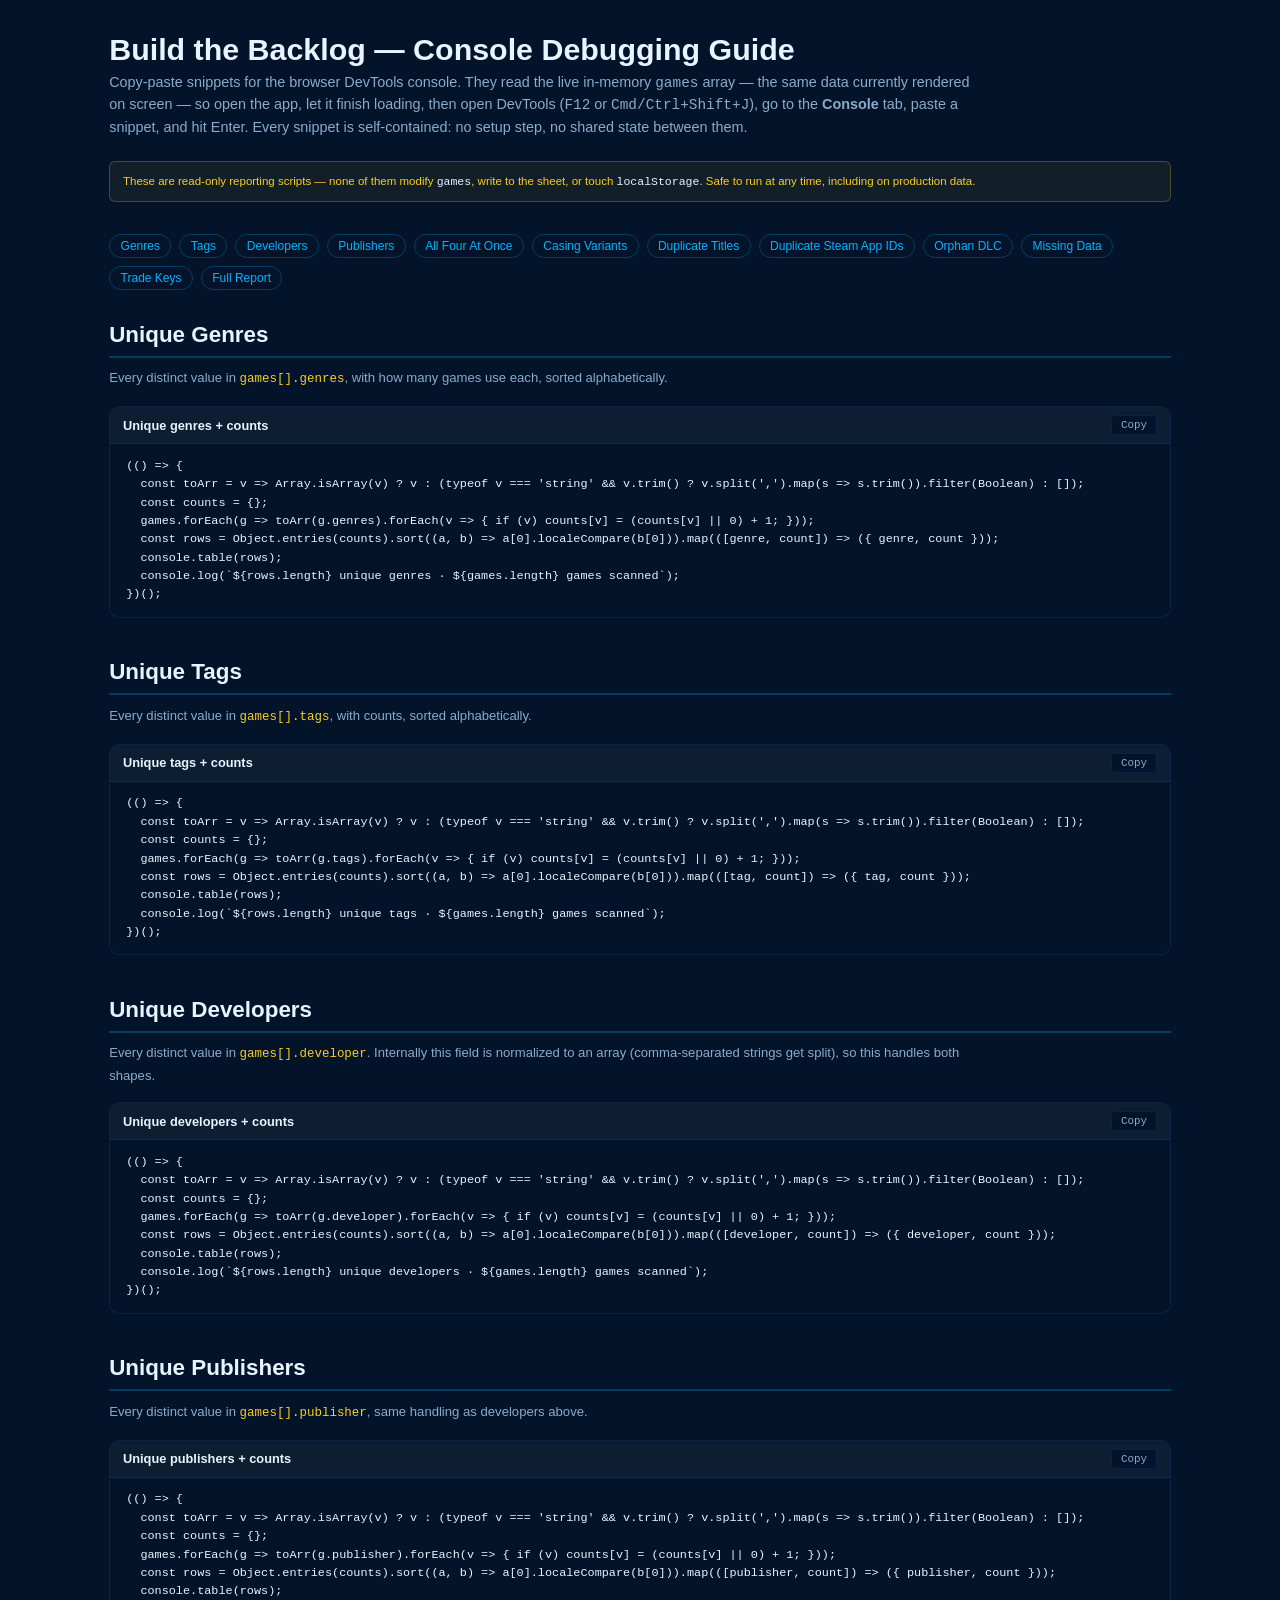
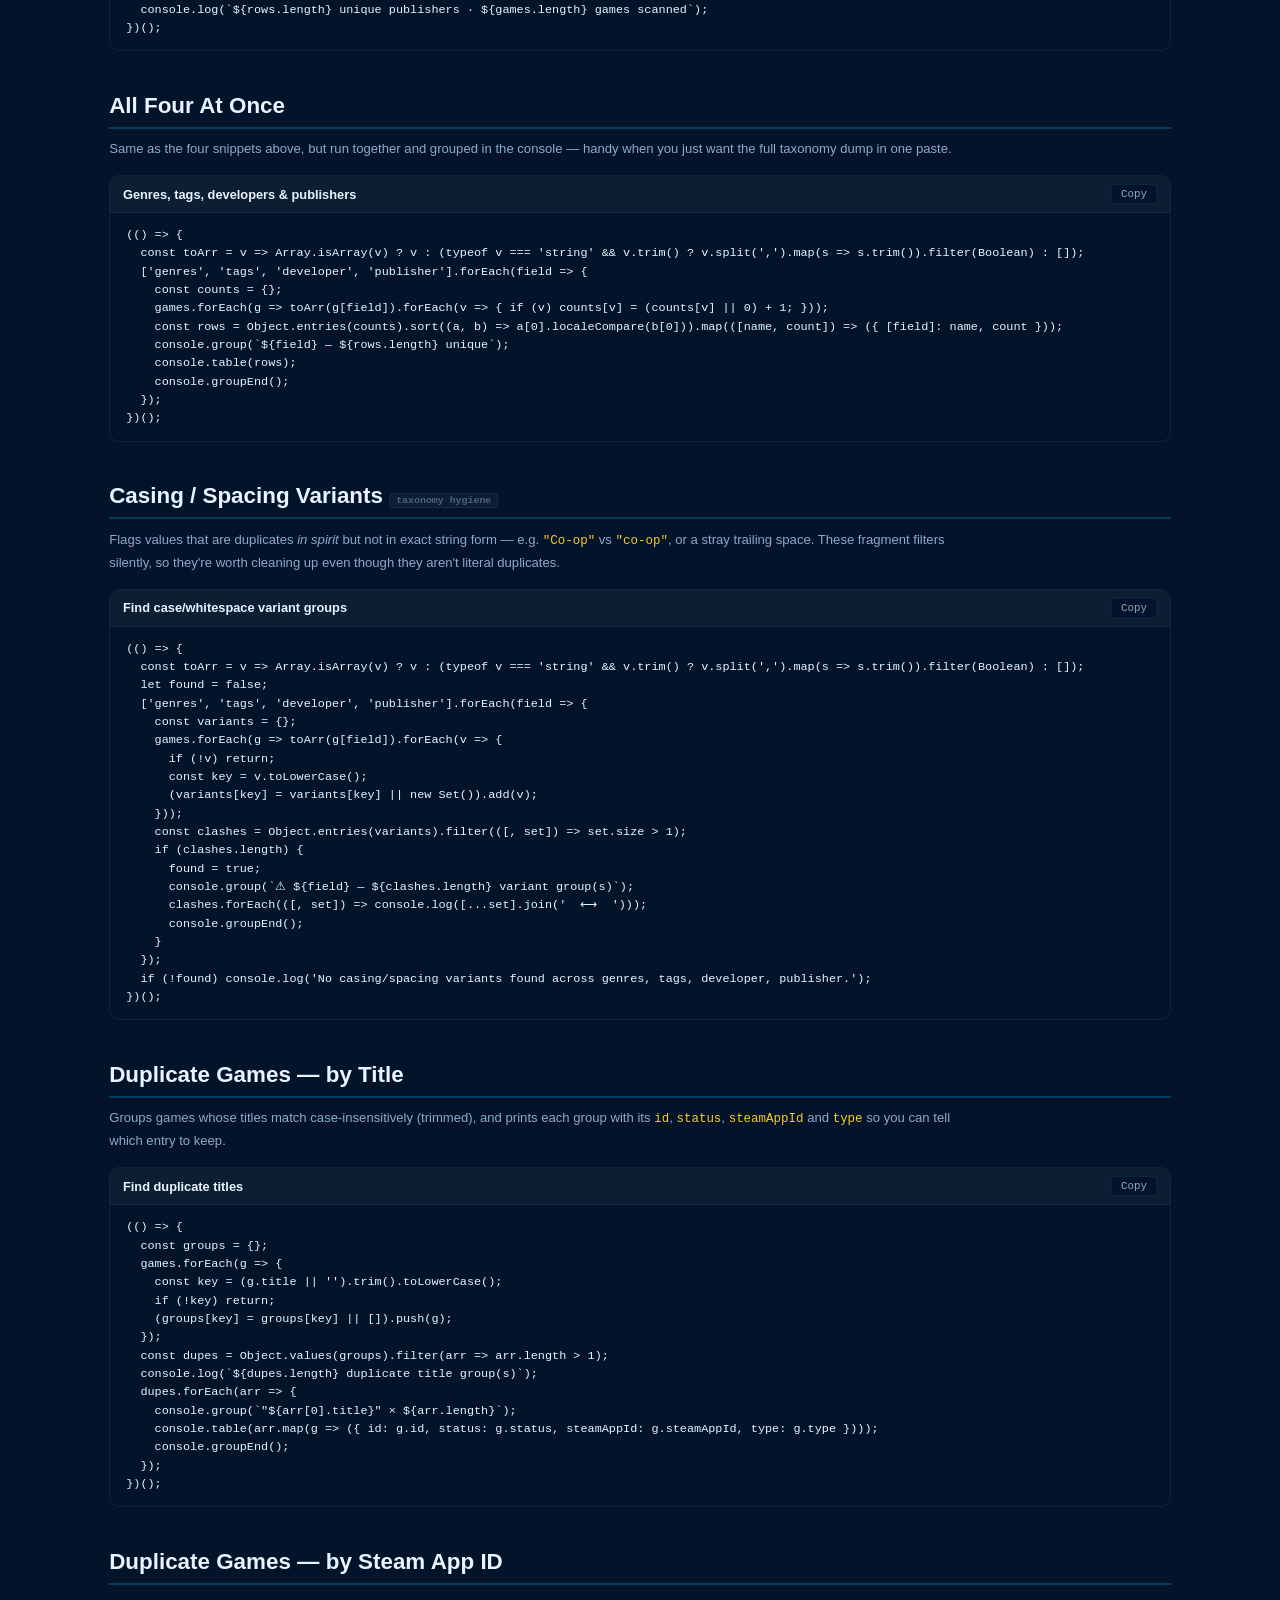
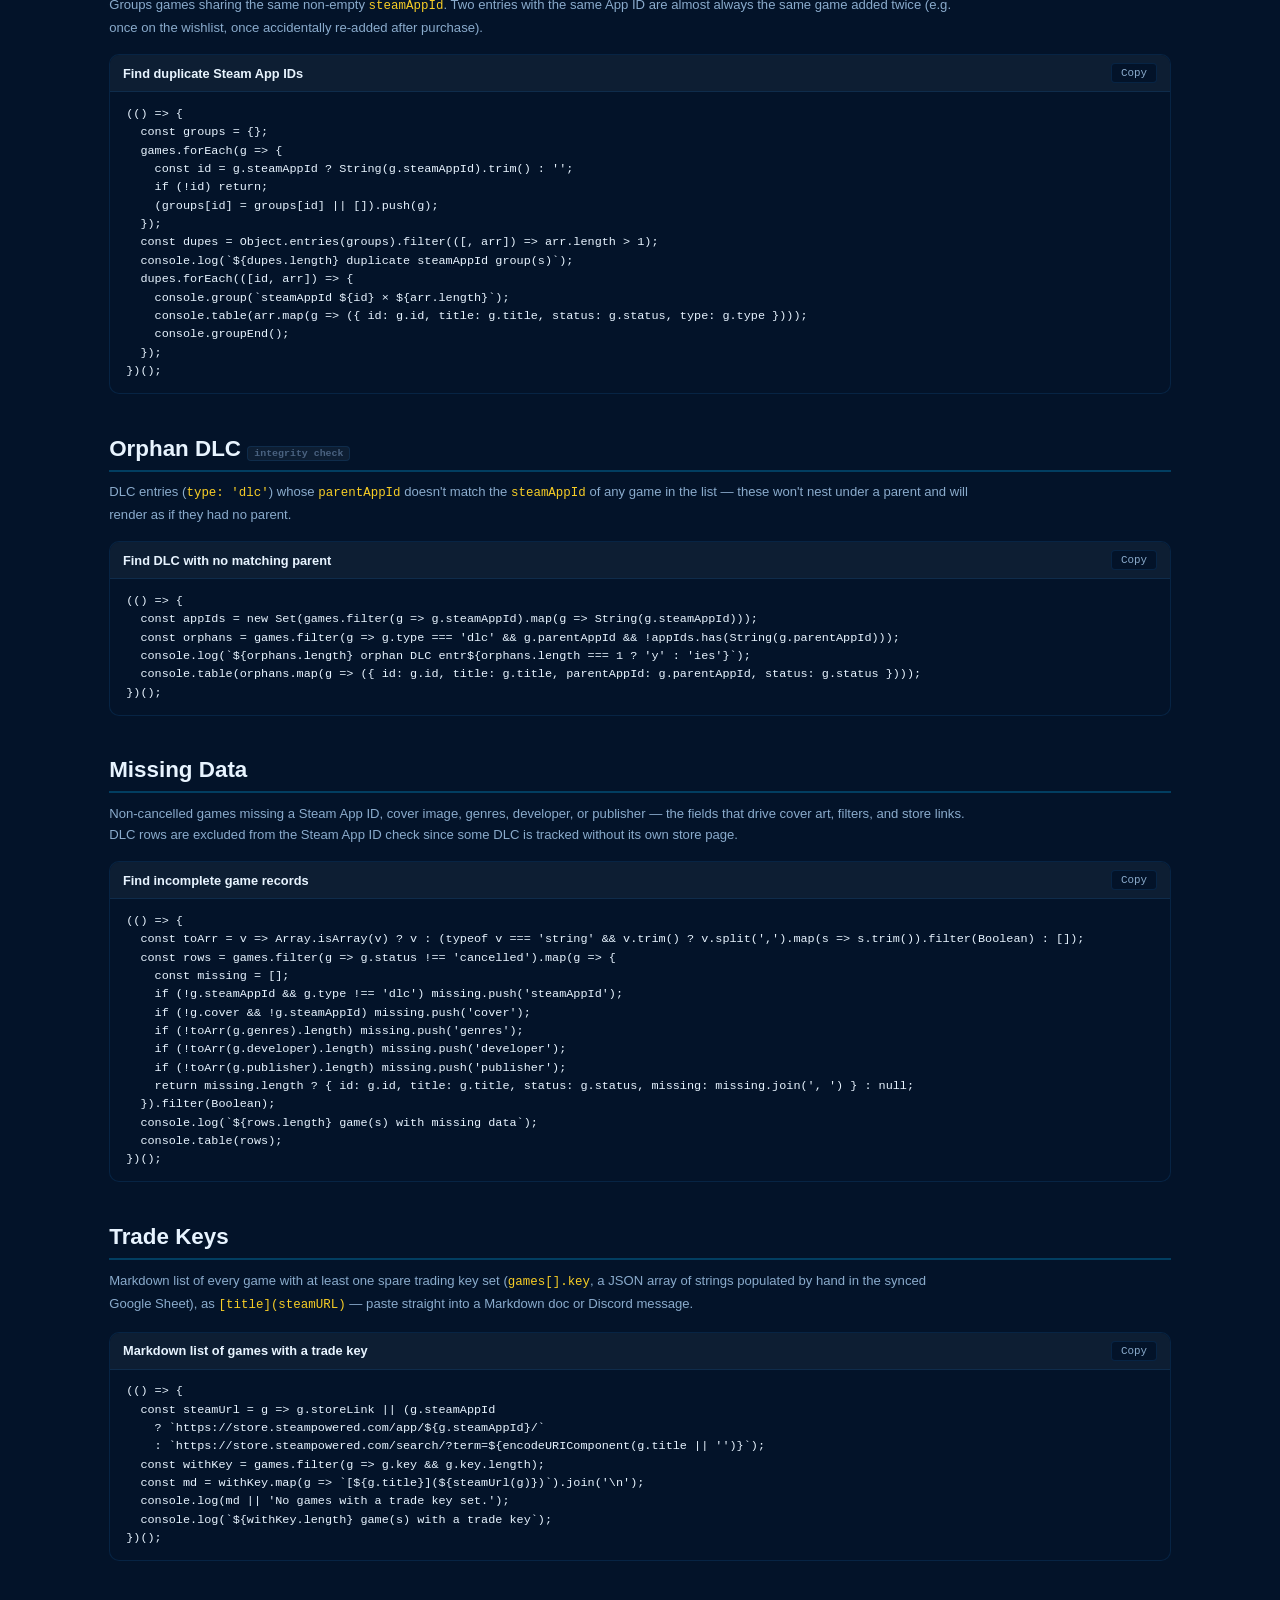
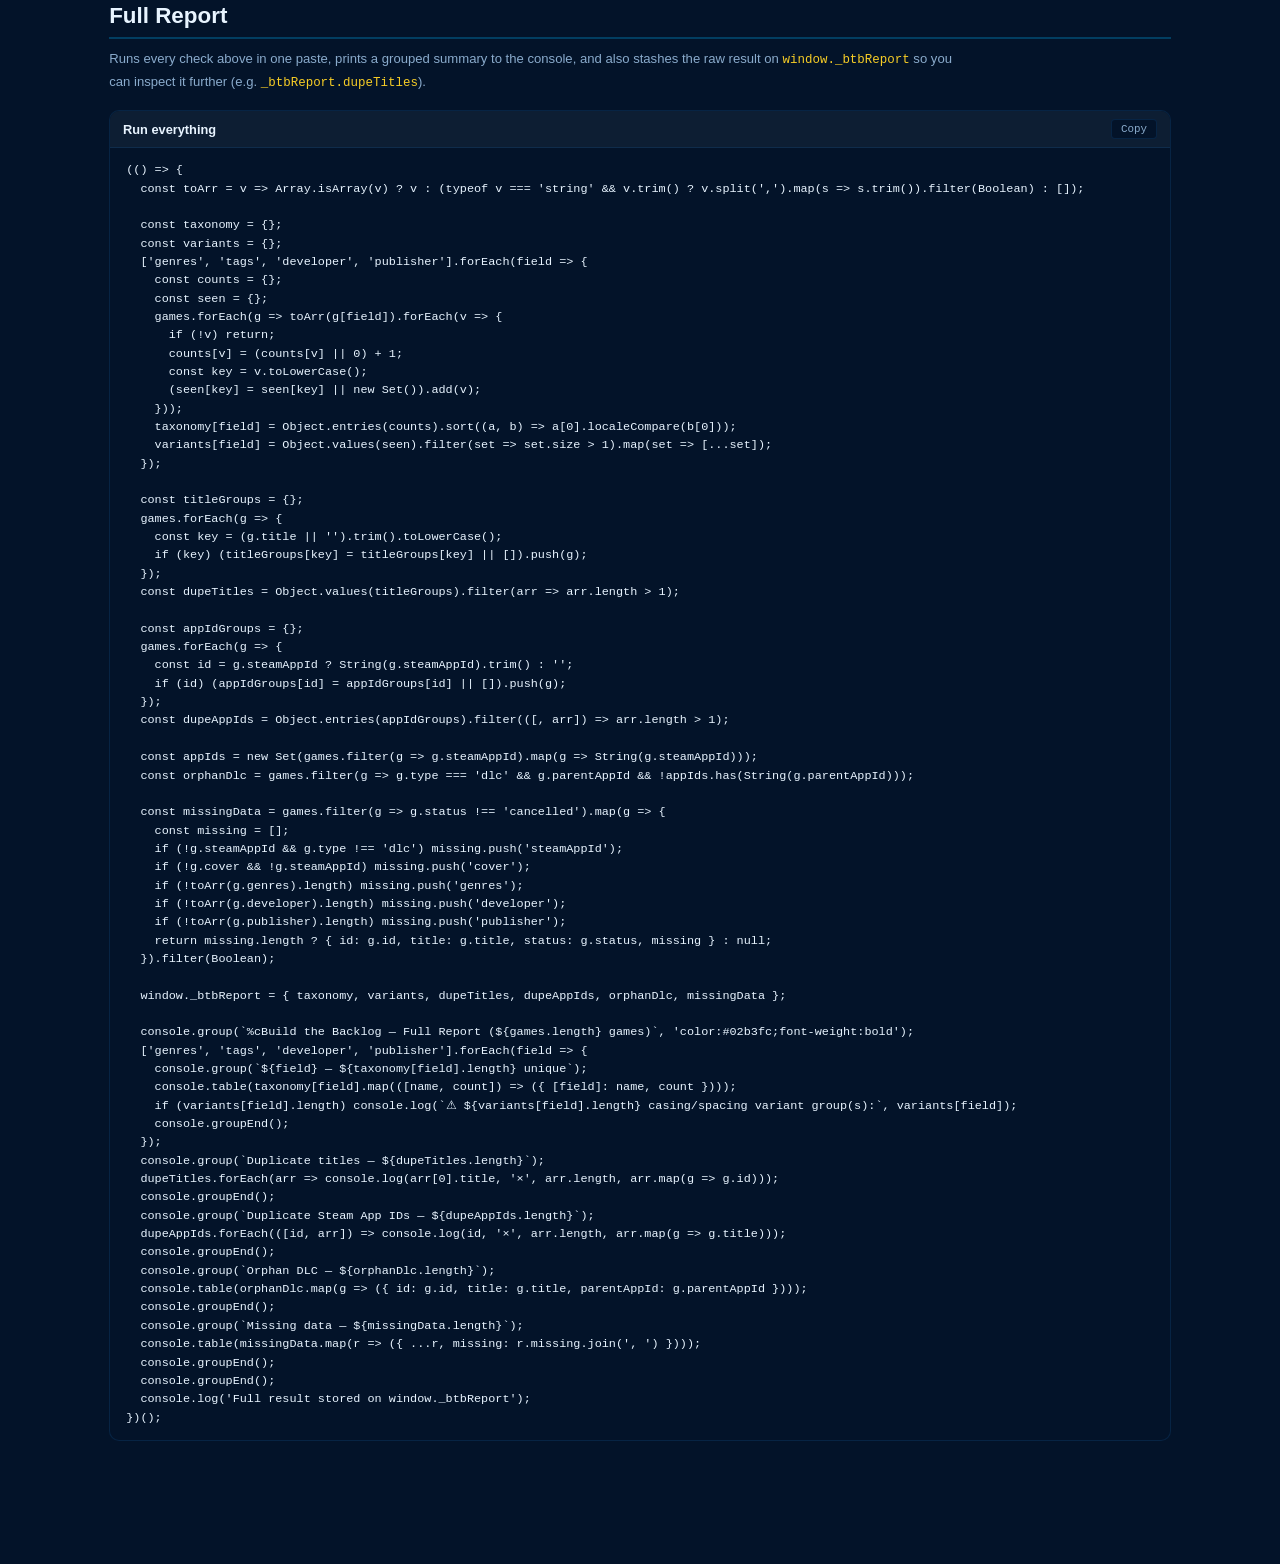
<file: reviews/console-debugging-guide.html>
<!DOCTYPE html>
<html lang="en">
<head>
<meta charset="UTF-8">
<title>Build the Backlog — Console Debugging Guide</title>
<link rel="stylesheet" href="../style.css">
<style>
.audit-wrap{max-width:1100px;margin:0 auto;padding:2rem 1.2rem 6rem;font-family:'Inter',sans-serif}
.audit-h1{font-family:'Rajdhani',sans-serif;font-size:1.9rem;font-weight:700;color:var(--text);margin-bottom:.3rem}
.audit-sub{color:var(--t2);font-size:.9rem;margin-bottom:1.4rem;max-width:880px;line-height:1.5}
.audit-note{font-size:.72rem;color:var(--amber);background:#f7cd2610;border:1px solid #f7cd2640;border-radius:6px;padding:.6rem .8rem;margin-bottom:2rem;line-height:1.6}
.audit-note code{color:var(--text)}
.audit-toc{display:flex;gap:.5rem;flex-wrap:wrap;margin-bottom:2rem;font-size:.75rem}
.audit-toc a{color:var(--blue);border:1px solid var(--bd2);border-radius:99px;padding:.25rem .65rem}

.sec{margin-bottom:2.6rem}
.sec-hdr{display:flex;align-items:baseline;gap:.8rem;border-bottom:2px solid var(--bd2);padding-bottom:.5rem;margin-bottom:.6rem}
.sec-hdr h2{font-family:'Rajdhani',sans-serif;font-size:1.4rem;font-weight:700;color:var(--text)}
.sec-desc{color:var(--t2);font-size:.82rem;line-height:1.6;max-width:860px;margin-bottom:1rem}
.sec-desc code{color:var(--amber);font-size:.78rem}

.code-block{background:var(--base);border:1px solid var(--bd);border-radius:var(--r);overflow:hidden;margin-bottom:.4rem}
.code-hdr{display:flex;align-items:center;justify-content:space-between;gap:.6rem;padding:.5rem .8rem;background:var(--s1);border-bottom:1px solid var(--bd)}
.code-title{font-family:'Rajdhani',sans-serif;font-weight:700;font-size:.8rem;color:var(--text)}
.copy-btn{font-family:monospace;font-size:.68rem;color:var(--t2);background:var(--base);border:1px solid var(--bd);
  border-radius:4px;padding:3px 9px;cursor:pointer;transition:all .12s;white-space:nowrap}
.copy-btn:hover{border-color:var(--blue);color:var(--blue)}
.copy-btn.copied{border-color:var(--green);color:var(--green);background:#9cff0015}
.code-pre{margin:0;padding:.8rem 1rem;overflow-x:auto;font-size:.74rem;line-height:1.55}
.code-pre code{font-family:'SFMono-Regular',Consolas,monospace;color:var(--text);white-space:pre}

.tag{display:inline-block;font-family:monospace;font-size:.62rem;color:var(--t3);background:var(--s1);
  border:1px solid var(--bd);border-radius:4px;padding:1px 6px;margin-right:.3rem}
</style>
</head>
<body style="overflow:auto;height:auto;display:block">
<div class="audit-wrap">
  <h1 class="audit-h1">Build the Backlog — Console Debugging Guide</h1>
  <p class="audit-sub">Copy-paste snippets for the browser DevTools console. They read the live in-memory <code>games</code> array — the same data currently rendered on screen — so open the app, let it finish loading, then open DevTools (<code>F12</code> or <code>Cmd/Ctrl+Shift+J</code>), go to the <b>Console</b> tab, paste a snippet, and hit Enter. Every snippet is self-contained: no setup step, no shared state between them.</p>

  <div class="audit-note">These are read-only reporting scripts — none of them modify <code>games</code>, write to the sheet, or touch <code>localStorage</code>. Safe to run at any time, including on production data.</div>

  <div class="audit-toc">
    <a href="#genres">Genres</a><a href="#tags">Tags</a><a href="#developers">Developers</a><a href="#publishers">Publishers</a>
    <a href="#all-four">All Four At Once</a><a href="#variants">Casing Variants</a>
    <a href="#dupe-title">Duplicate Titles</a><a href="#dupe-appid">Duplicate Steam App IDs</a>
    <a href="#orphan-dlc">Orphan DLC</a><a href="#completeness">Missing Data</a><a href="#trade-keys">Trade Keys</a><a href="#full-report">Full Report</a>
  </div>

  <!-- ══════════════════════ GENRES ══════════════════════ -->
  <div class="sec" id="genres">
    <div class="sec-hdr"><h2>Unique Genres</h2></div>
    <p class="sec-desc">Every distinct value in <code>games[].genres</code>, with how many games use each, sorted alphabetically.</p>
    <div class="code-block">
      <div class="code-hdr"><span class="code-title">Unique genres + counts</span><button class="copy-btn" onclick="copyCode(this)">Copy</button></div>
      <pre class="code-pre"><code>(() => {
  const toArr = v => Array.isArray(v) ? v : (typeof v === 'string' &amp;&amp; v.trim() ? v.split(',').map(s => s.trim()).filter(Boolean) : []);
  const counts = {};
  games.forEach(g => toArr(g.genres).forEach(v => { if (v) counts[v] = (counts[v] || 0) + 1; }));
  const rows = Object.entries(counts).sort((a, b) => a[0].localeCompare(b[0])).map(([genre, count]) => ({ genre, count }));
  console.table(rows);
  console.log(`${rows.length} unique genres · ${games.length} games scanned`);
})();</code></pre>
    </div>
  </div>

  <!-- ══════════════════════ TAGS ══════════════════════ -->
  <div class="sec" id="tags">
    <div class="sec-hdr"><h2>Unique Tags</h2></div>
    <p class="sec-desc">Every distinct value in <code>games[].tags</code>, with counts, sorted alphabetically.</p>
    <div class="code-block">
      <div class="code-hdr"><span class="code-title">Unique tags + counts</span><button class="copy-btn" onclick="copyCode(this)">Copy</button></div>
      <pre class="code-pre"><code>(() => {
  const toArr = v => Array.isArray(v) ? v : (typeof v === 'string' &amp;&amp; v.trim() ? v.split(',').map(s => s.trim()).filter(Boolean) : []);
  const counts = {};
  games.forEach(g => toArr(g.tags).forEach(v => { if (v) counts[v] = (counts[v] || 0) + 1; }));
  const rows = Object.entries(counts).sort((a, b) => a[0].localeCompare(b[0])).map(([tag, count]) => ({ tag, count }));
  console.table(rows);
  console.log(`${rows.length} unique tags · ${games.length} games scanned`);
})();</code></pre>
    </div>
  </div>

  <!-- ══════════════════════ DEVELOPERS ══════════════════════ -->
  <div class="sec" id="developers">
    <div class="sec-hdr"><h2>Unique Developers</h2></div>
    <p class="sec-desc">Every distinct value in <code>games[].developer</code>. Internally this field is normalized to an array (comma-separated strings get split), so this handles both shapes.</p>
    <div class="code-block">
      <div class="code-hdr"><span class="code-title">Unique developers + counts</span><button class="copy-btn" onclick="copyCode(this)">Copy</button></div>
      <pre class="code-pre"><code>(() => {
  const toArr = v => Array.isArray(v) ? v : (typeof v === 'string' &amp;&amp; v.trim() ? v.split(',').map(s => s.trim()).filter(Boolean) : []);
  const counts = {};
  games.forEach(g => toArr(g.developer).forEach(v => { if (v) counts[v] = (counts[v] || 0) + 1; }));
  const rows = Object.entries(counts).sort((a, b) => a[0].localeCompare(b[0])).map(([developer, count]) => ({ developer, count }));
  console.table(rows);
  console.log(`${rows.length} unique developers · ${games.length} games scanned`);
})();</code></pre>
    </div>
  </div>

  <!-- ══════════════════════ PUBLISHERS ══════════════════════ -->
  <div class="sec" id="publishers">
    <div class="sec-hdr"><h2>Unique Publishers</h2></div>
    <p class="sec-desc">Every distinct value in <code>games[].publisher</code>, same handling as developers above.</p>
    <div class="code-block">
      <div class="code-hdr"><span class="code-title">Unique publishers + counts</span><button class="copy-btn" onclick="copyCode(this)">Copy</button></div>
      <pre class="code-pre"><code>(() => {
  const toArr = v => Array.isArray(v) ? v : (typeof v === 'string' &amp;&amp; v.trim() ? v.split(',').map(s => s.trim()).filter(Boolean) : []);
  const counts = {};
  games.forEach(g => toArr(g.publisher).forEach(v => { if (v) counts[v] = (counts[v] || 0) + 1; }));
  const rows = Object.entries(counts).sort((a, b) => a[0].localeCompare(b[0])).map(([publisher, count]) => ({ publisher, count }));
  console.table(rows);
  console.log(`${rows.length} unique publishers · ${games.length} games scanned`);
})();</code></pre>
    </div>
  </div>

  <!-- ══════════════════════ ALL FOUR AT ONCE ══════════════════════ -->
  <div class="sec" id="all-four">
    <div class="sec-hdr"><h2>All Four At Once</h2></div>
    <p class="sec-desc">Same as the four snippets above, but run together and grouped in the console — handy when you just want the full taxonomy dump in one paste.</p>
    <div class="code-block">
      <div class="code-hdr"><span class="code-title">Genres, tags, developers &amp; publishers</span><button class="copy-btn" onclick="copyCode(this)">Copy</button></div>
      <pre class="code-pre"><code>(() => {
  const toArr = v => Array.isArray(v) ? v : (typeof v === 'string' &amp;&amp; v.trim() ? v.split(',').map(s => s.trim()).filter(Boolean) : []);
  ['genres', 'tags', 'developer', 'publisher'].forEach(field => {
    const counts = {};
    games.forEach(g => toArr(g[field]).forEach(v => { if (v) counts[v] = (counts[v] || 0) + 1; }));
    const rows = Object.entries(counts).sort((a, b) => a[0].localeCompare(b[0])).map(([name, count]) => ({ [field]: name, count }));
    console.group(`${field} — ${rows.length} unique`);
    console.table(rows);
    console.groupEnd();
  });
})();</code></pre>
    </div>
  </div>

  <!-- ══════════════════════ CASING / SPACING VARIANTS ══════════════════════ -->
  <div class="sec" id="variants">
    <div class="sec-hdr"><h2>Casing / Spacing Variants <span class="tag">taxonomy hygiene</span></h2></div>
    <p class="sec-desc">Flags values that are duplicates <i>in spirit</i> but not in exact string form — e.g. <code>"Co-op"</code> vs <code>"co-op"</code>, or a stray trailing space. These fragment filters silently, so they're worth cleaning up even though they aren't literal duplicates.</p>
    <div class="code-block">
      <div class="code-hdr"><span class="code-title">Find case/whitespace variant groups</span><button class="copy-btn" onclick="copyCode(this)">Copy</button></div>
      <pre class="code-pre"><code>(() => {
  const toArr = v => Array.isArray(v) ? v : (typeof v === 'string' &amp;&amp; v.trim() ? v.split(',').map(s => s.trim()).filter(Boolean) : []);
  let found = false;
  ['genres', 'tags', 'developer', 'publisher'].forEach(field => {
    const variants = {};
    games.forEach(g => toArr(g[field]).forEach(v => {
      if (!v) return;
      const key = v.toLowerCase();
      (variants[key] = variants[key] || new Set()).add(v);
    }));
    const clashes = Object.entries(variants).filter(([, set]) => set.size > 1);
    if (clashes.length) {
      found = true;
      console.group(`⚠ ${field} — ${clashes.length} variant group(s)`);
      clashes.forEach(([, set]) => console.log([...set].join('  ⟷  ')));
      console.groupEnd();
    }
  });
  if (!found) console.log('No casing/spacing variants found across genres, tags, developer, publisher.');
})();</code></pre>
    </div>
  </div>

  <!-- ══════════════════════ DUPLICATE TITLES ══════════════════════ -->
  <div class="sec" id="dupe-title">
    <div class="sec-hdr"><h2>Duplicate Games — by Title</h2></div>
    <p class="sec-desc">Groups games whose titles match case-insensitively (trimmed), and prints each group with its <code>id</code>, <code>status</code>, <code>steamAppId</code> and <code>type</code> so you can tell which entry to keep.</p>
    <div class="code-block">
      <div class="code-hdr"><span class="code-title">Find duplicate titles</span><button class="copy-btn" onclick="copyCode(this)">Copy</button></div>
      <pre class="code-pre"><code>(() => {
  const groups = {};
  games.forEach(g => {
    const key = (g.title || '').trim().toLowerCase();
    if (!key) return;
    (groups[key] = groups[key] || []).push(g);
  });
  const dupes = Object.values(groups).filter(arr => arr.length > 1);
  console.log(`${dupes.length} duplicate title group(s)`);
  dupes.forEach(arr => {
    console.group(`"${arr[0].title}" × ${arr.length}`);
    console.table(arr.map(g => ({ id: g.id, status: g.status, steamAppId: g.steamAppId, type: g.type })));
    console.groupEnd();
  });
})();</code></pre>
    </div>
  </div>

  <!-- ══════════════════════ DUPLICATE STEAM APP IDS ══════════════════════ -->
  <div class="sec" id="dupe-appid">
    <div class="sec-hdr"><h2>Duplicate Games — by Steam App ID</h2></div>
    <p class="sec-desc">Groups games sharing the same non-empty <code>steamAppId</code>. Two entries with the same App ID are almost always the same game added twice (e.g. once on the wishlist, once accidentally re-added after purchase).</p>
    <div class="code-block">
      <div class="code-hdr"><span class="code-title">Find duplicate Steam App IDs</span><button class="copy-btn" onclick="copyCode(this)">Copy</button></div>
      <pre class="code-pre"><code>(() => {
  const groups = {};
  games.forEach(g => {
    const id = g.steamAppId ? String(g.steamAppId).trim() : '';
    if (!id) return;
    (groups[id] = groups[id] || []).push(g);
  });
  const dupes = Object.entries(groups).filter(([, arr]) => arr.length > 1);
  console.log(`${dupes.length} duplicate steamAppId group(s)`);
  dupes.forEach(([id, arr]) => {
    console.group(`steamAppId ${id} × ${arr.length}`);
    console.table(arr.map(g => ({ id: g.id, title: g.title, status: g.status, type: g.type })));
    console.groupEnd();
  });
})();</code></pre>
    </div>
  </div>

  <!-- ══════════════════════ ORPHAN DLC ══════════════════════ -->
  <div class="sec" id="orphan-dlc">
    <div class="sec-hdr"><h2>Orphan DLC <span class="tag">integrity check</span></h2></div>
    <p class="sec-desc">DLC entries (<code>type: 'dlc'</code>) whose <code>parentAppId</code> doesn't match the <code>steamAppId</code> of any game in the list — these won't nest under a parent and will render as if they had no parent.</p>
    <div class="code-block">
      <div class="code-hdr"><span class="code-title">Find DLC with no matching parent</span><button class="copy-btn" onclick="copyCode(this)">Copy</button></div>
      <pre class="code-pre"><code>(() => {
  const appIds = new Set(games.filter(g => g.steamAppId).map(g => String(g.steamAppId)));
  const orphans = games.filter(g => g.type === 'dlc' &amp;&amp; g.parentAppId &amp;&amp; !appIds.has(String(g.parentAppId)));
  console.log(`${orphans.length} orphan DLC entr${orphans.length === 1 ? 'y' : 'ies'}`);
  console.table(orphans.map(g => ({ id: g.id, title: g.title, parentAppId: g.parentAppId, status: g.status })));
})();</code></pre>
    </div>
  </div>

  <!-- ══════════════════════ DATA COMPLETENESS ══════════════════════ -->
  <div class="sec" id="completeness">
    <div class="sec-hdr"><h2>Missing Data</h2></div>
    <p class="sec-desc">Non-cancelled games missing a Steam App ID, cover image, genres, developer, or publisher — the fields that drive cover art, filters, and store links. DLC rows are excluded from the Steam App ID check since some DLC is tracked without its own store page.</p>
    <div class="code-block">
      <div class="code-hdr"><span class="code-title">Find incomplete game records</span><button class="copy-btn" onclick="copyCode(this)">Copy</button></div>
      <pre class="code-pre"><code>(() => {
  const toArr = v => Array.isArray(v) ? v : (typeof v === 'string' &amp;&amp; v.trim() ? v.split(',').map(s => s.trim()).filter(Boolean) : []);
  const rows = games.filter(g => g.status !== 'cancelled').map(g => {
    const missing = [];
    if (!g.steamAppId &amp;&amp; g.type !== 'dlc') missing.push('steamAppId');
    if (!g.cover &amp;&amp; !g.steamAppId) missing.push('cover');
    if (!toArr(g.genres).length) missing.push('genres');
    if (!toArr(g.developer).length) missing.push('developer');
    if (!toArr(g.publisher).length) missing.push('publisher');
    return missing.length ? { id: g.id, title: g.title, status: g.status, missing: missing.join(', ') } : null;
  }).filter(Boolean);
  console.log(`${rows.length} game(s) with missing data`);
  console.table(rows);
})();</code></pre>
    </div>
  </div>

  <!-- ══════════════════════ TRADE KEYS ══════════════════════ -->
  <div class="sec" id="trade-keys">
    <div class="sec-hdr"><h2>Trade Keys</h2></div>
    <p class="sec-desc">Markdown list of every game with at least one spare trading key set (<code>games[].key</code>, a JSON array of strings populated by hand in the synced Google Sheet), as <code>[title](steamURL)</code> — paste straight into a Markdown doc or Discord message.</p>
    <div class="code-block">
      <div class="code-hdr"><span class="code-title">Markdown list of games with a trade key</span><button class="copy-btn" onclick="copyCode(this)">Copy</button></div>
      <pre class="code-pre"><code>(() => {
  const steamUrl = g => g.storeLink || (g.steamAppId
    ? `https://store.steampowered.com/app/${g.steamAppId}/`
    : `https://store.steampowered.com/search/?term=${encodeURIComponent(g.title || '')}`);
  const withKey = games.filter(g => g.key && g.key.length);
  const md = withKey.map(g => `[${g.title}](${steamUrl(g)})`).join('\n');
  console.log(md || 'No games with a trade key set.');
  console.log(`${withKey.length} game(s) with a trade key`);
})();</code></pre>
    </div>
  </div>

  <!-- ══════════════════════ FULL REPORT ══════════════════════ -->
  <div class="sec" id="full-report">
    <div class="sec-hdr"><h2>Full Report</h2></div>
    <p class="sec-desc">Runs every check above in one paste, prints a grouped summary to the console, and also stashes the raw result on <code>window._btbReport</code> so you can inspect it further (e.g. <code>_btbReport.dupeTitles</code>).</p>
    <div class="code-block">
      <div class="code-hdr"><span class="code-title">Run everything</span><button class="copy-btn" onclick="copyCode(this)">Copy</button></div>
      <pre class="code-pre"><code>(() => {
  const toArr = v => Array.isArray(v) ? v : (typeof v === 'string' &amp;&amp; v.trim() ? v.split(',').map(s => s.trim()).filter(Boolean) : []);

  const taxonomy = {};
  const variants = {};
  ['genres', 'tags', 'developer', 'publisher'].forEach(field => {
    const counts = {};
    const seen = {};
    games.forEach(g => toArr(g[field]).forEach(v => {
      if (!v) return;
      counts[v] = (counts[v] || 0) + 1;
      const key = v.toLowerCase();
      (seen[key] = seen[key] || new Set()).add(v);
    }));
    taxonomy[field] = Object.entries(counts).sort((a, b) => a[0].localeCompare(b[0]));
    variants[field] = Object.values(seen).filter(set => set.size > 1).map(set => [...set]);
  });

  const titleGroups = {};
  games.forEach(g => {
    const key = (g.title || '').trim().toLowerCase();
    if (key) (titleGroups[key] = titleGroups[key] || []).push(g);
  });
  const dupeTitles = Object.values(titleGroups).filter(arr => arr.length > 1);

  const appIdGroups = {};
  games.forEach(g => {
    const id = g.steamAppId ? String(g.steamAppId).trim() : '';
    if (id) (appIdGroups[id] = appIdGroups[id] || []).push(g);
  });
  const dupeAppIds = Object.entries(appIdGroups).filter(([, arr]) => arr.length > 1);

  const appIds = new Set(games.filter(g => g.steamAppId).map(g => String(g.steamAppId)));
  const orphanDlc = games.filter(g => g.type === 'dlc' &amp;&amp; g.parentAppId &amp;&amp; !appIds.has(String(g.parentAppId)));

  const missingData = games.filter(g => g.status !== 'cancelled').map(g => {
    const missing = [];
    if (!g.steamAppId &amp;&amp; g.type !== 'dlc') missing.push('steamAppId');
    if (!g.cover &amp;&amp; !g.steamAppId) missing.push('cover');
    if (!toArr(g.genres).length) missing.push('genres');
    if (!toArr(g.developer).length) missing.push('developer');
    if (!toArr(g.publisher).length) missing.push('publisher');
    return missing.length ? { id: g.id, title: g.title, status: g.status, missing } : null;
  }).filter(Boolean);

  window._btbReport = { taxonomy, variants, dupeTitles, dupeAppIds, orphanDlc, missingData };

  console.group(`%cBuild the Backlog — Full Report (${games.length} games)`, 'color:#02b3fc;font-weight:bold');
  ['genres', 'tags', 'developer', 'publisher'].forEach(field => {
    console.group(`${field} — ${taxonomy[field].length} unique`);
    console.table(taxonomy[field].map(([name, count]) => ({ [field]: name, count })));
    if (variants[field].length) console.log(`⚠ ${variants[field].length} casing/spacing variant group(s):`, variants[field]);
    console.groupEnd();
  });
  console.group(`Duplicate titles — ${dupeTitles.length}`);
  dupeTitles.forEach(arr => console.log(arr[0].title, '×', arr.length, arr.map(g => g.id)));
  console.groupEnd();
  console.group(`Duplicate Steam App IDs — ${dupeAppIds.length}`);
  dupeAppIds.forEach(([id, arr]) => console.log(id, '×', arr.length, arr.map(g => g.title)));
  console.groupEnd();
  console.group(`Orphan DLC — ${orphanDlc.length}`);
  console.table(orphanDlc.map(g => ({ id: g.id, title: g.title, parentAppId: g.parentAppId })));
  console.groupEnd();
  console.group(`Missing data — ${missingData.length}`);
  console.table(missingData.map(r => ({ ...r, missing: r.missing.join(', ') })));
  console.groupEnd();
  console.groupEnd();
  console.log('Full result stored on window._btbReport');
})();</code></pre>
    </div>
  </div>

</div>

<script>
function copyCode(btn){
  const pre = btn.closest('.code-block').querySelector('code');
  const text = pre.textContent;
  const done = () => {
    const orig = btn.textContent;
    btn.textContent = '✓ Copied';
    btn.classList.add('copied');
    setTimeout(() => { btn.textContent = orig; btn.classList.remove('copied'); }, 1200);
  };
  if (navigator.clipboard && navigator.clipboard.writeText) {
    navigator.clipboard.writeText(text).then(done).catch(() => fallbackCopy(text, done));
  } else {
    fallbackCopy(text, done);
  }
}
function fallbackCopy(text, cb){
  const ta = document.createElement('textarea');
  ta.value = text;
  ta.style.position = 'fixed';
  ta.style.opacity = '0';
  document.body.appendChild(ta);
  ta.focus();
  ta.select();
  try { document.execCommand('copy'); } catch (e) {}
  document.body.removeChild(ta);
  cb();
}
</script>
</body>
</html>
</file>
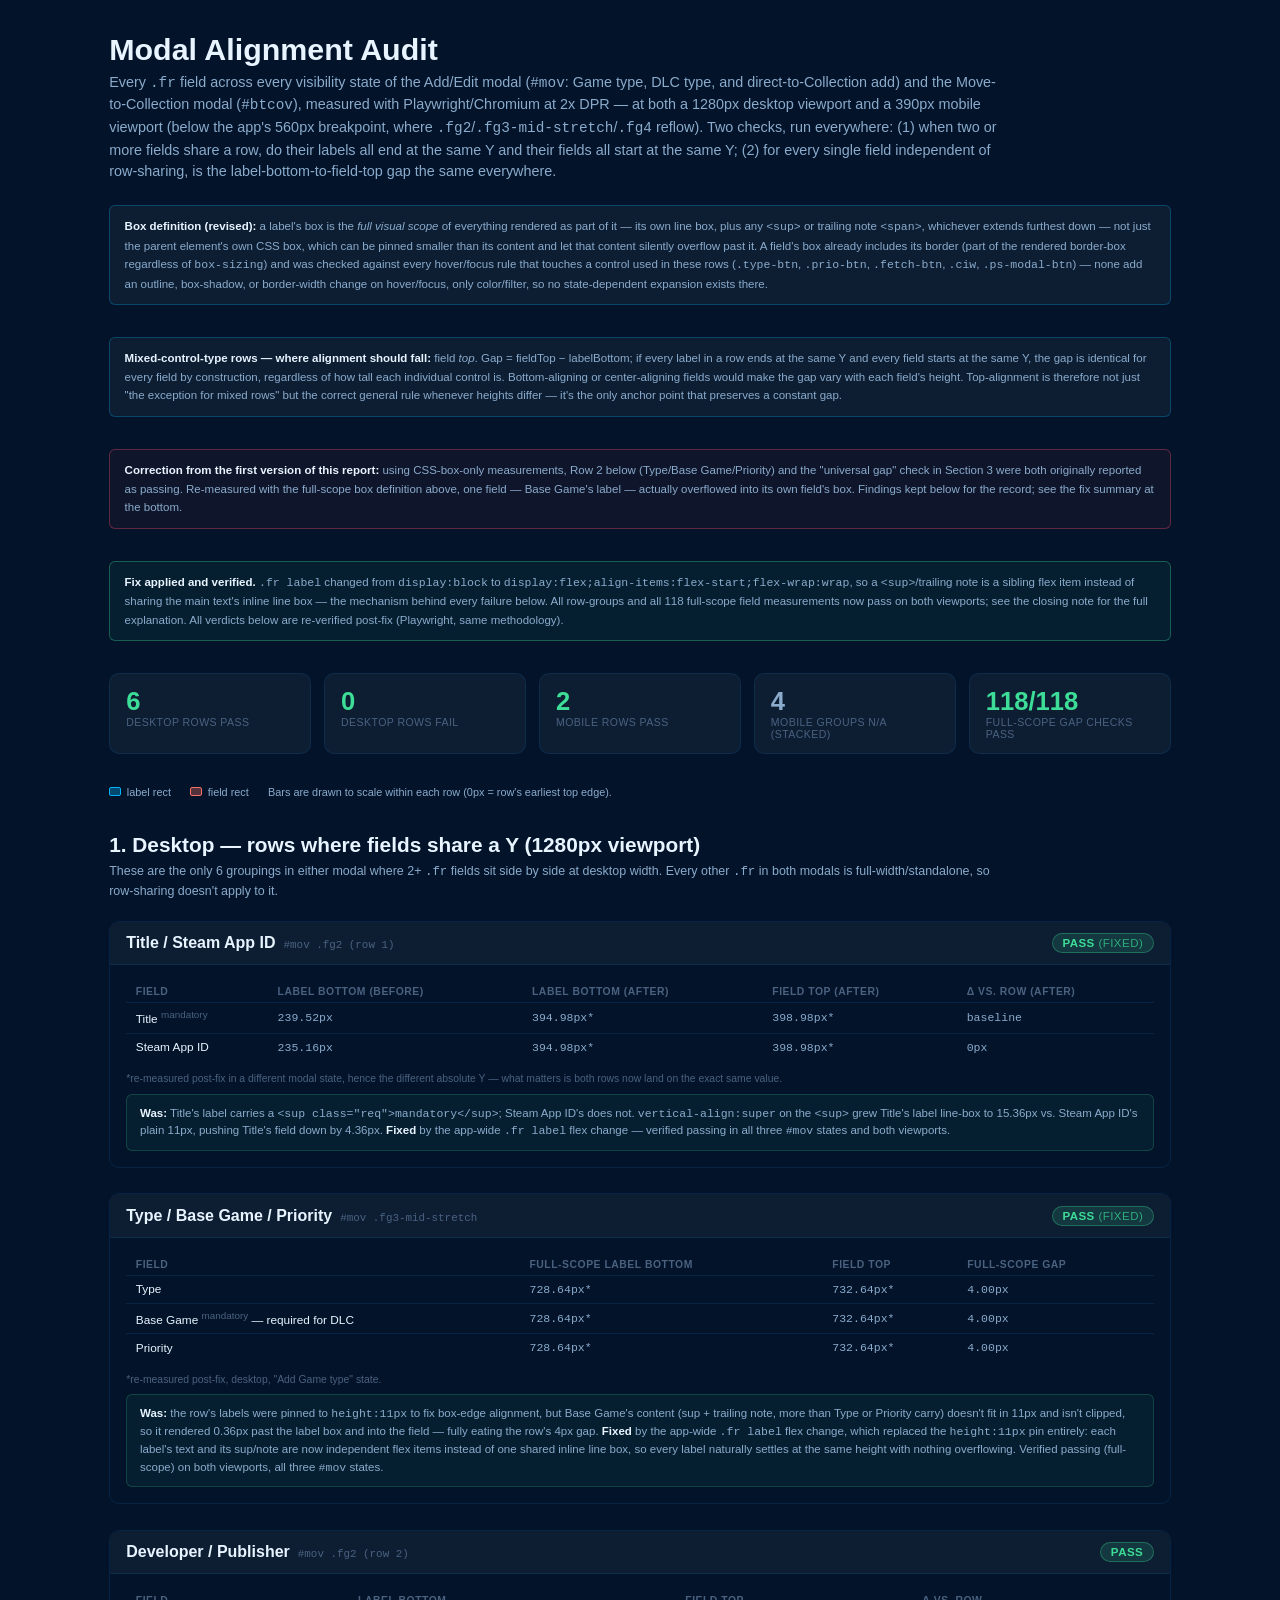
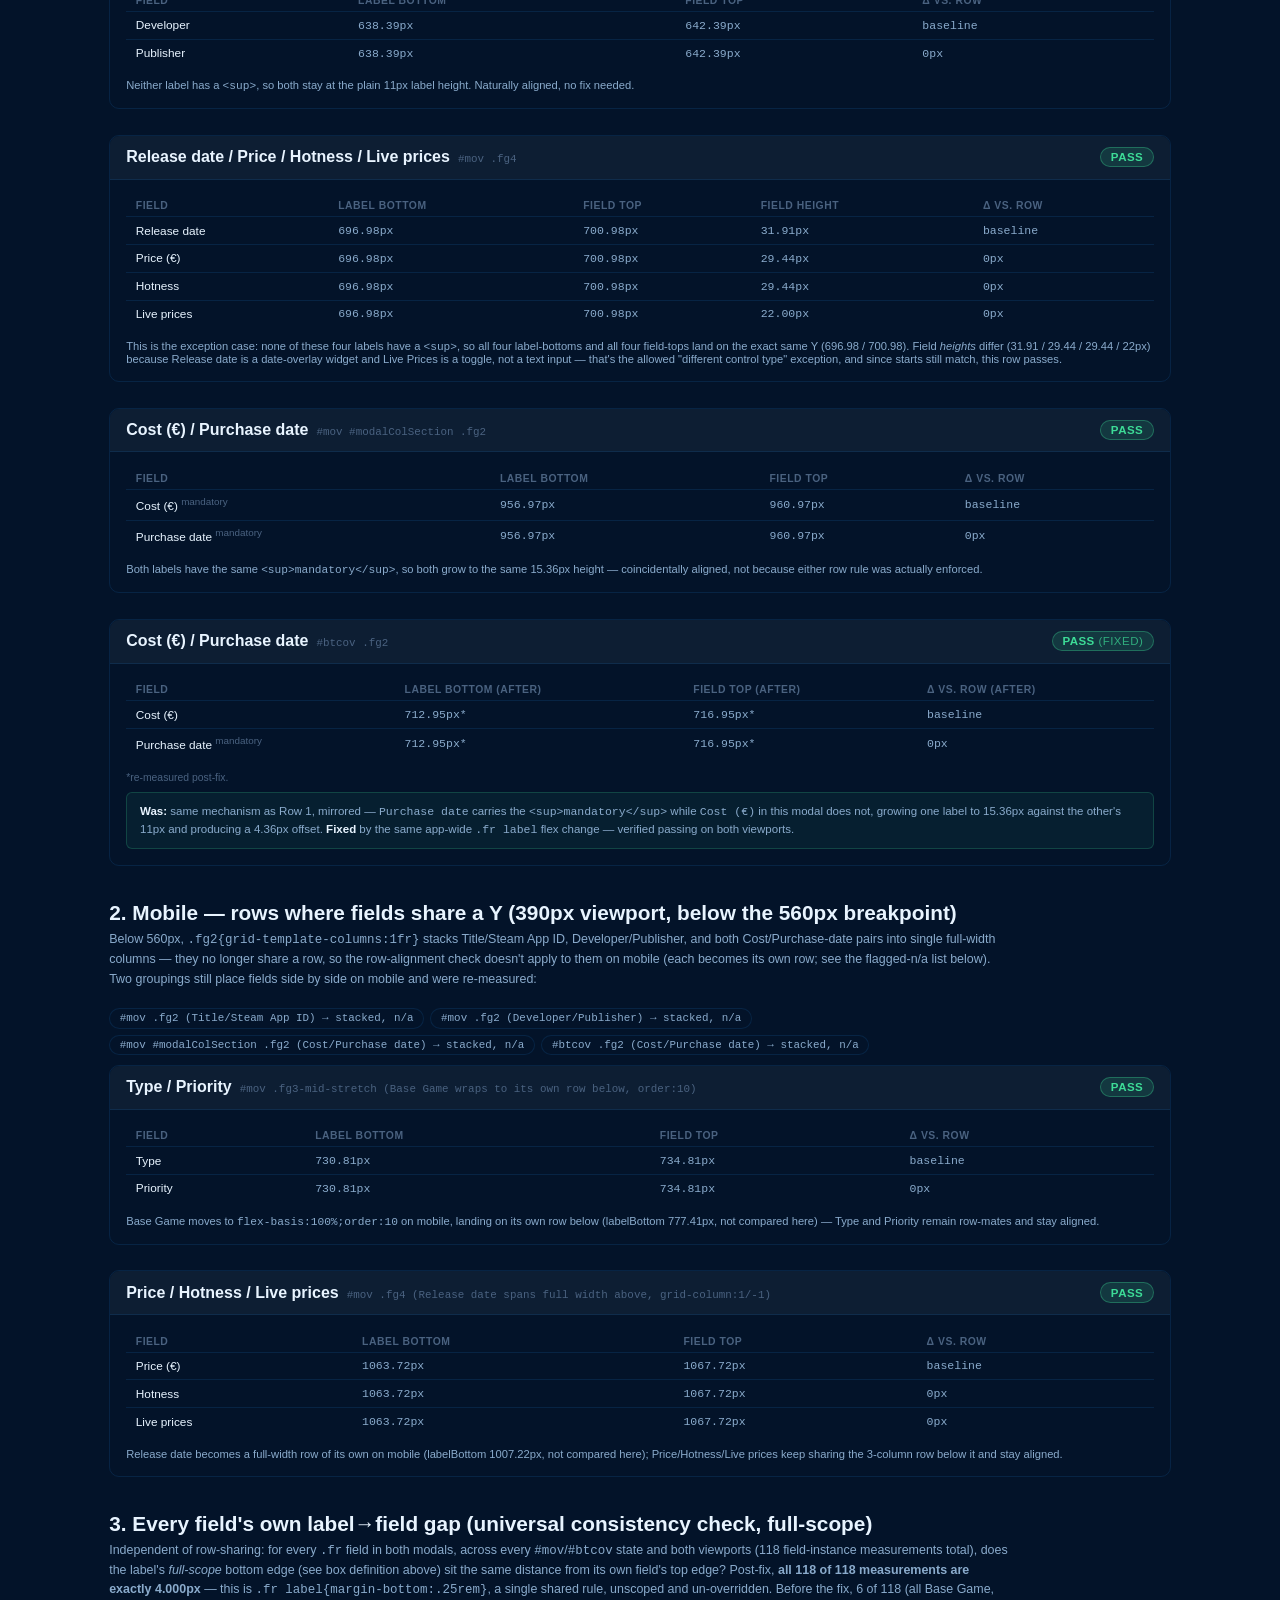
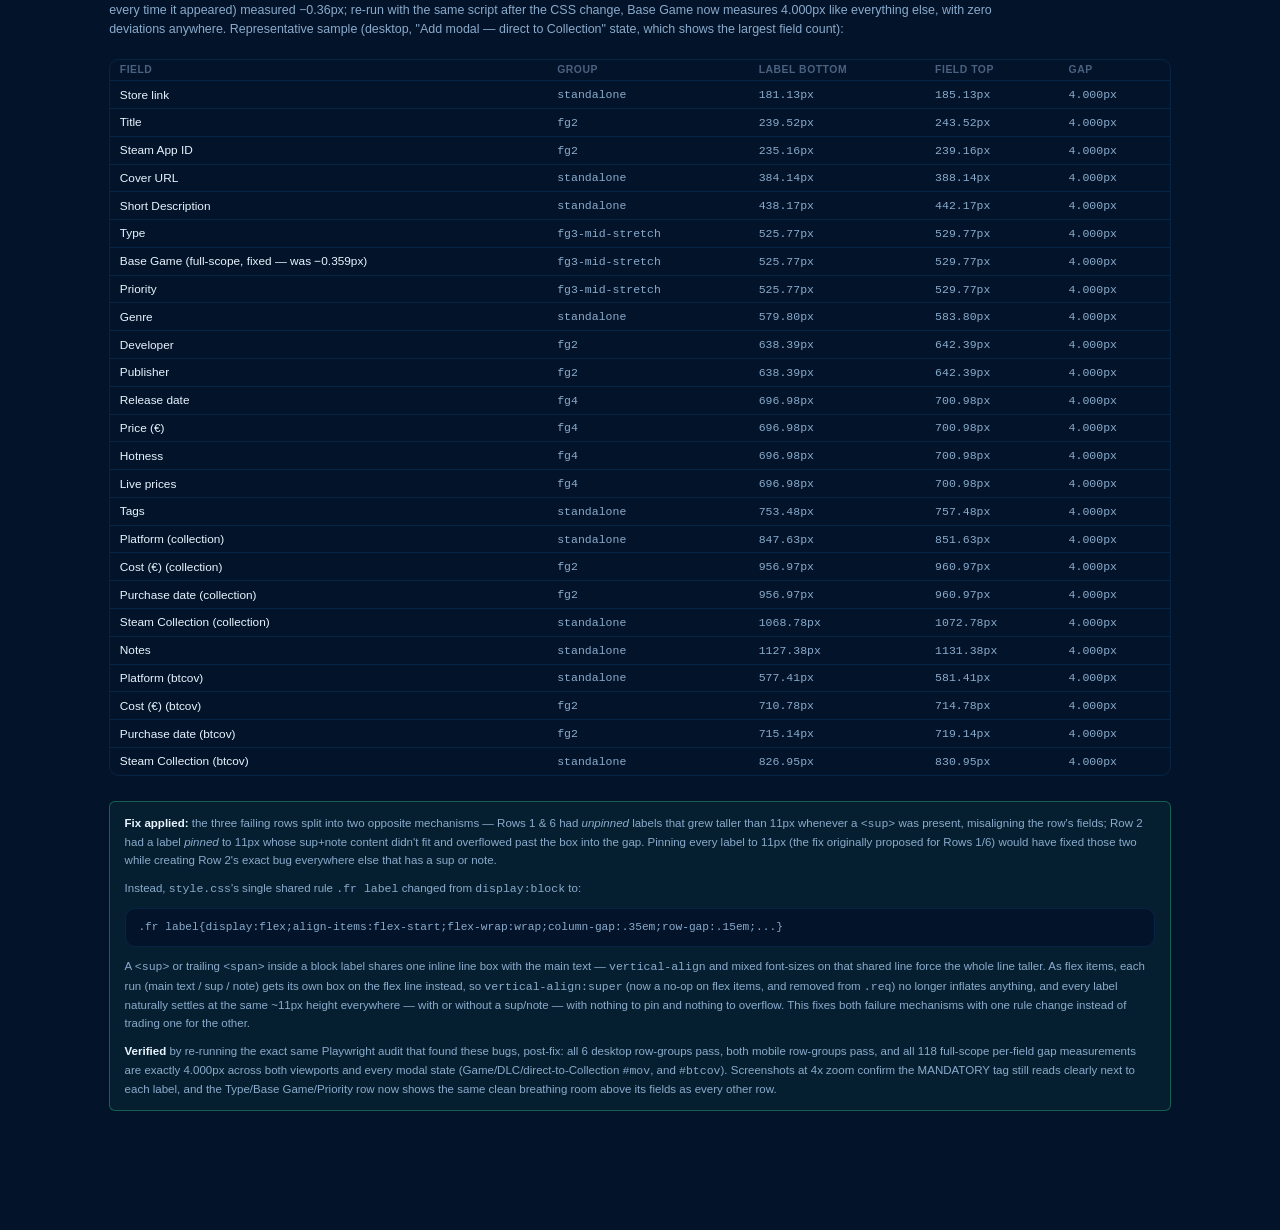
<file: reviews/modal-alignment-audit.html>
<!DOCTYPE html>
<html lang="en">
<head>
<meta charset="UTF-8">
<title>Build the Backlog — Modal Alignment Audit</title>
<link rel="stylesheet" href="../style.css">
<style>
.audit-wrap{max-width:1100px;margin:0 auto;padding:2rem 1.2rem 6rem;font-family:'Inter',sans-serif}
.audit-h1{font-family:'Rajdhani',sans-serif;font-size:1.9rem;font-weight:700;color:var(--text);margin-bottom:.3rem}
.audit-sub{color:var(--t2);font-size:.9rem;margin-bottom:1.4rem;max-width:900px;line-height:1.5}
.audit-note{font-size:.72rem;color:var(--t2);background:var(--s1);border:1px solid var(--bd2);border-radius:6px;padding:.7rem .9rem;margin-bottom:2rem;line-height:1.6}
.audit-note b{color:var(--text)}
.sec-h2{font-family:'Rajdhani',sans-serif;font-weight:700;font-size:1.3rem;color:var(--text);margin:2.2rem 0 .3rem}
.sec-desc{font-size:.78rem;color:var(--t2);line-height:1.55;margin-bottom:1.2rem;max-width:900px}
.row-block{border:1px solid var(--bd);border-radius:var(--r);margin-bottom:1.6rem;overflow:hidden}
.row-hdr{display:flex;align-items:center;justify-content:space-between;padding:.7rem 1rem;background:var(--s1);border-bottom:1px solid var(--bd)}
.row-title{font-family:'Rajdhani',sans-serif;font-weight:700;font-size:1rem;color:var(--text)}
.row-sel{font-family:monospace;font-size:.68rem;color:var(--t3);margin-left:.5rem}
.verdict{font-family:'Rajdhani',sans-serif;font-weight:700;font-size:.72rem;letter-spacing:.04em;text-transform:uppercase;padding:.2rem .6rem;border-radius:99px}
.v-pass{background:#3ddc9722;color:#3ddc97;border:1px solid #3ddc9755}
.v-fail{background:#ff4d6d22;color:#ff4d6d;border:1px solid #ff4d6d55}
.v-na{background:#8aabcc22;color:var(--t2);border:1px solid #8aabcc55}
.row-body{padding:1rem}
.dtable{width:100%;border-collapse:collapse;font-size:.76rem;margin-bottom:.8rem}
.dtable th{text-align:left;color:var(--t3);font-family:'Rajdhani',sans-serif;font-size:.65rem;letter-spacing:.05em;text-transform:uppercase;padding:.3rem .6rem;border-bottom:1px solid var(--bd)}
.dtable td{padding:.4rem .6rem;border-bottom:1px solid var(--bd);color:var(--t2);font-family:monospace;font-size:.72rem}
.dtable td.lbl{font-family:'Inter',sans-serif;color:var(--text);font-size:.74rem}
.dtable tr:last-child td{border-bottom:none}
.diff-ok{color:#3ddc97}
.diff-bad{color:#ff4d6d;font-weight:700}
.bars{padding:.4rem .6rem 1rem}
.bar-row{display:flex;align-items:center;gap:.6rem;margin-bottom:.35rem;font-size:.68rem}
.bar-name{width:150px;flex-shrink:0;color:var(--t2);font-family:monospace;white-space:nowrap;overflow:hidden;text-overflow:ellipsis}
.bar-track{position:relative;flex:1;height:20px;background:#ffffff08;border-radius:3px}
.bar-label{position:absolute;top:0;height:9px;background:#02b3fc55;border:1px solid #02b3fc}
.bar-field{position:absolute;bottom:0;height:9px;background:#f4726655;border:1px solid #f47266}
.legend{display:flex;gap:1.2rem;font-size:.68rem;color:var(--t2);margin-bottom:1.2rem;align-items:center;flex-wrap:wrap}
.legend span{display:inline-flex;align-items:center;gap:.35rem}
.legend i{width:12px;height:9px;border-radius:2px;display:inline-block}
.root-cause{font-size:.72rem;color:var(--t2);background:#ff4d6d0d;border:1px solid #ff4d6d33;border-radius:6px;padding:.6rem .8rem;margin-top:.6rem;line-height:1.55}
.root-cause b{color:var(--text)}
.summary{display:flex;gap:.8rem;margin-bottom:2rem;flex-wrap:wrap}
.sum-card{flex:1;min-width:150px;border:1px solid var(--bd);border-radius:var(--r);padding:.8rem 1rem;background:var(--s1)}
.sum-num{font-family:'Rajdhani',sans-serif;font-weight:700;font-size:1.6rem}
.sum-lbl{font-size:.66rem;color:var(--t3);text-transform:uppercase;letter-spacing:.04em}
.na-list{display:flex;flex-wrap:wrap;gap:.4rem;margin-bottom:.6rem}
.na-chip{font-size:.68rem;color:var(--t2);background:var(--base);border:1px solid var(--bd);border-radius:99px;padding:.2rem .6rem;font-family:monospace}
.gap-table-wrap{border:1px solid var(--bd);border-radius:var(--r)}
.gap-table-wrap .dtable{margin-bottom:0}
</style>
</head>
<body style="background:var(--base);overflow:auto;height:auto;display:block">
<div class="audit-wrap">
  <div class="audit-h1">Modal Alignment Audit</div>
  <div class="audit-sub">Every <code>.fr</code> field across every visibility state of the Add/Edit modal (<code>#mov</code>: Game type, DLC type, and direct-to-Collection add) and the Move-to-Collection modal (<code>#btcov</code>), measured with Playwright/Chromium at 2x DPR — at both a 1280px desktop viewport and a 390px mobile viewport (below the app's 560px breakpoint, where <code>.fg2</code>/<code>.fg3-mid-stretch</code>/<code>.fg4</code> reflow). Two checks, run everywhere: (1) when two or more fields share a row, do their labels all end at the same Y and their fields all start at the same Y; (2) for every single field independent of row-sharing, is the label-bottom-to-field-top gap the same everywhere.</div>

  <div class="audit-note"><b>Box definition (revised):</b> a label's box is the <i>full visual scope</i> of everything rendered as part of it — its own line box, plus any <code>&lt;sup&gt;</code> or trailing note <code>&lt;span&gt;</code>, whichever extends furthest down — not just the parent element's own CSS box, which can be pinned smaller than its content and let that content silently overflow past it. A field's box already includes its border (part of the rendered border-box regardless of <code>box-sizing</code>) and was checked against every hover/focus rule that touches a control used in these rows (<code>.type-btn</code>, <code>.prio-btn</code>, <code>.fetch-btn</code>, <code>.ciw</code>, <code>.ps-modal-btn</code>) — none add an outline, box-shadow, or border-width change on hover/focus, only color/filter, so no state-dependent expansion exists there.</div>

  <div class="audit-note"><b>Mixed-control-type rows — where alignment should fall:</b> field <i>top</i>. Gap = fieldTop − labelBottom; if every label in a row ends at the same Y and every field starts at the same Y, the gap is identical for every field by construction, regardless of how tall each individual control is. Bottom-aligning or center-aligning fields would make the gap vary with each field's height. Top-alignment is therefore not just "the exception for mixed rows" but the correct general rule whenever heights differ — it's the only anchor point that preserves a constant gap.</div>

  <div class="audit-note" style="border-color:#ff4d6d55;background:#ff4d6d0d"><b>Correction from the first version of this report:</b> using CSS-box-only measurements, Row 2 below (Type/Base Game/Priority) and the "universal gap" check in Section 3 were both originally reported as passing. Re-measured with the full-scope box definition above, one field — Base Game's label — actually overflowed into its own field's box. Findings kept below for the record; see the fix summary at the bottom.</div>

  <div class="audit-note" style="border-color:#3ddc9755;background:#3ddc9710"><b>Fix applied and verified.</b> <code>.fr label</code> changed from <code>display:block</code> to <code>display:flex;align-items:flex-start;flex-wrap:wrap</code>, so a <code>&lt;sup&gt;</code>/trailing note is a sibling flex item instead of sharing the main text's inline line box — the mechanism behind every failure below. All row-groups and all 118 full-scope field measurements now pass on both viewports; see the closing note for the full explanation. All verdicts below are re-verified post-fix (Playwright, same methodology).</div>

  <div class="summary">
    <div class="sum-card"><div class="sum-num" style="color:#3ddc97">6</div><div class="sum-lbl">Desktop rows pass</div></div>
    <div class="sum-card"><div class="sum-num" style="color:#3ddc97">0</div><div class="sum-lbl">Desktop rows fail</div></div>
    <div class="sum-card"><div class="sum-num" style="color:#3ddc97">2</div><div class="sum-lbl">Mobile rows pass</div></div>
    <div class="sum-card"><div class="sum-num" style="color:var(--t2)">4</div><div class="sum-lbl">Mobile groups n/a (stacked)</div></div>
    <div class="sum-card"><div class="sum-num" style="color:#3ddc97">118/118</div><div class="sum-lbl">Full-scope gap checks pass</div></div>
  </div>

  <div class="legend">
    <span><i style="background:#02b3fc55;border:1px solid #02b3fc"></i> label rect</span>
    <span><i style="background:#f4726655;border:1px solid #f47266"></i> field rect</span>
    <span>Bars are drawn to scale within each row (0px = row's earliest top edge).</span>
  </div>

  <div class="sec-h2">1. Desktop — rows where fields share a Y (1280px viewport)</div>
  <div class="sec-desc">These are the only 6 groupings in either modal where 2+ <code>.fr</code> fields sit side by side at desktop width. Every other <code>.fr</code> in both modals is full-width/standalone, so row-sharing doesn't apply to it.</div>

  <!-- ROW 1: Title / Steam App ID -->
  <div class="row-block">
    <div class="row-hdr">
      <div><span class="row-title">Title / Steam App ID</span><span class="row-sel">#mov .fg2 (row 1)</span></div>
      <span class="verdict v-pass">Pass <span style="opacity:.7;font-weight:400">(fixed)</span></span>
    </div>
    <div class="row-body">
      <table class="dtable">
        <tr><th>Field</th><th>Label bottom (before)</th><th>Label bottom (after)</th><th>Field top (after)</th><th>Δ vs. row (after)</th></tr>
        <tr><td class="lbl">Title <sup style="color:var(--t3)">mandatory</sup></td><td>239.52px</td><td>394.98px*</td><td>398.98px*</td><td class="diff-ok">baseline</td></tr>
        <tr><td class="lbl">Steam App ID</td><td>235.16px</td><td>394.98px*</td><td>398.98px*</td><td class="diff-ok">0px</td></tr>
      </table>
      <div style="font-size:.65rem;color:var(--t3);margin-bottom:.6rem">*re-measured post-fix in a different modal state, hence the different absolute Y — what matters is both rows now land on the exact same value.</div>
      <div class="root-cause" style="border-color:#3ddc9733;background:#3ddc9710"><b>Was:</b> Title's label carries a <code>&lt;sup class="req"&gt;mandatory&lt;/sup&gt;</code>; Steam App ID's does not. <code>vertical-align:super</code> on the <code>&lt;sup&gt;</code> grew Title's label line-box to 15.36px vs. Steam App ID's plain 11px, pushing Title's field down by 4.36px. <b>Fixed</b> by the app-wide <code>.fr label</code> flex change — verified passing in all three <code>#mov</code> states and both viewports.</div>
    </div>
  </div>

  <!-- ROW 2: Type / Base Game / Priority -->
  <div class="row-block">
    <div class="row-hdr">
      <div><span class="row-title">Type / Base Game / Priority</span><span class="row-sel">#mov .fg3-mid-stretch</span></div>
      <span class="verdict v-pass">Pass <span style="opacity:.7;font-weight:400">(fixed)</span></span>
    </div>
    <div class="row-body">
      <table class="dtable">
        <tr><th>Field</th><th>Full-scope label bottom</th><th>Field top</th><th>Full-scope gap</th></tr>
        <tr><td class="lbl">Type</td><td>728.64px*</td><td>732.64px*</td><td class="diff-ok">4.00px</td></tr>
        <tr><td class="lbl">Base Game <sup style="color:var(--t3)">mandatory</sup> — required for DLC</td><td>728.64px*</td><td>732.64px*</td><td class="diff-ok">4.00px</td></tr>
        <tr><td class="lbl">Priority</td><td>728.64px*</td><td>732.64px*</td><td class="diff-ok">4.00px</td></tr>
      </table>
      <div style="font-size:.65rem;color:var(--t3);margin-bottom:.6rem">*re-measured post-fix, desktop, "Add Game type" state.</div>
      <div class="root-cause" style="border-color:#3ddc9733;background:#3ddc9710"><b>Was:</b> the row's labels were pinned to <code>height:11px</code> to fix box-edge alignment, but Base Game's content (sup + trailing note, more than Type or Priority carry) doesn't fit in 11px and isn't clipped, so it rendered 0.36px past the label box and into the field — fully eating the row's 4px gap. <b>Fixed</b> by the app-wide <code>.fr label</code> flex change, which replaced the <code>height:11px</code> pin entirely: each label's text and its sup/note are now independent flex items instead of one shared inline line box, so every label naturally settles at the same height with nothing overflowing. Verified passing (full-scope) on both viewports, all three <code>#mov</code> states.</div>
    </div>
  </div>

  <!-- ROW 3: Developer / Publisher -->
  <div class="row-block">
    <div class="row-hdr">
      <div><span class="row-title">Developer / Publisher</span><span class="row-sel">#mov .fg2 (row 2)</span></div>
      <span class="verdict v-pass">Pass</span>
    </div>
    <div class="row-body">
      <table class="dtable">
        <tr><th>Field</th><th>Label bottom</th><th>Field top</th><th>Δ vs. row</th></tr>
        <tr><td class="lbl">Developer</td><td>638.39px</td><td>642.39px</td><td class="diff-ok">baseline</td></tr>
        <tr><td class="lbl">Publisher</td><td>638.39px</td><td>642.39px</td><td class="diff-ok">0px</td></tr>
      </table>
      <div style="font-size:.7rem;color:var(--t2)">Neither label has a <code>&lt;sup&gt;</code>, so both stay at the plain 11px label height. Naturally aligned, no fix needed.</div>
    </div>
  </div>

  <!-- ROW 4: Release date / Price / Hotness / Live prices -->
  <div class="row-block">
    <div class="row-hdr">
      <div><span class="row-title">Release date / Price / Hotness / Live prices</span><span class="row-sel">#mov .fg4</span></div>
      <span class="verdict v-pass">Pass</span>
    </div>
    <div class="row-body">
      <table class="dtable">
        <tr><th>Field</th><th>Label bottom</th><th>Field top</th><th>Field height</th><th>Δ vs. row</th></tr>
        <tr><td class="lbl">Release date</td><td>696.98px</td><td>700.98px</td><td>31.91px</td><td class="diff-ok">baseline</td></tr>
        <tr><td class="lbl">Price (€)</td><td>696.98px</td><td>700.98px</td><td>29.44px</td><td class="diff-ok">0px</td></tr>
        <tr><td class="lbl">Hotness</td><td>696.98px</td><td>700.98px</td><td>29.44px</td><td class="diff-ok">0px</td></tr>
        <tr><td class="lbl">Live prices</td><td>696.98px</td><td>700.98px</td><td>22.00px</td><td class="diff-ok">0px</td></tr>
      </table>
      <div style="font-size:.7rem;color:var(--t2)">This is the exception case: none of these four labels have a <code>&lt;sup&gt;</code>, so all four label-bottoms and all four field-tops land on the exact same Y (696.98 / 700.98). Field <i>heights</i> differ (31.91 / 29.44 / 29.44 / 22px) because Release date is a date-overlay widget and Live Prices is a toggle, not a text input — that's the allowed "different control type" exception, and since starts still match, this row passes.</div>
    </div>
  </div>

  <!-- ROW 5: Cost / Purchase date (modalColSection) -->
  <div class="row-block">
    <div class="row-hdr">
      <div><span class="row-title">Cost (€) / Purchase date</span><span class="row-sel">#mov #modalColSection .fg2</span></div>
      <span class="verdict v-pass">Pass</span>
    </div>
    <div class="row-body">
      <table class="dtable">
        <tr><th>Field</th><th>Label bottom</th><th>Field top</th><th>Δ vs. row</th></tr>
        <tr><td class="lbl">Cost (€) <sup style="color:var(--t3)">mandatory</sup></td><td>956.97px</td><td>960.97px</td><td class="diff-ok">baseline</td></tr>
        <tr><td class="lbl">Purchase date <sup style="color:var(--t3)">mandatory</sup></td><td>956.97px</td><td>960.97px</td><td class="diff-ok">0px</td></tr>
      </table>
      <div style="font-size:.7rem;color:var(--t2)">Both labels have the same <code>&lt;sup&gt;mandatory&lt;/sup&gt;</code>, so both grow to the same 15.36px height — coincidentally aligned, not because either row rule was actually enforced.</div>
    </div>
  </div>

  <!-- ROW 6: btcov Cost / Purchase date -->
  <div class="row-block">
    <div class="row-hdr">
      <div><span class="row-title">Cost (€) / Purchase date</span><span class="row-sel">#btcov .fg2</span></div>
      <span class="verdict v-pass">Pass <span style="opacity:.7;font-weight:400">(fixed)</span></span>
    </div>
    <div class="row-body">
      <table class="dtable">
        <tr><th>Field</th><th>Label bottom (after)</th><th>Field top (after)</th><th>Δ vs. row (after)</th></tr>
        <tr><td class="lbl">Cost (€)</td><td>712.95px*</td><td>716.95px*</td><td class="diff-ok">baseline</td></tr>
        <tr><td class="lbl">Purchase date <sup style="color:var(--t3)">mandatory</sup></td><td>712.95px*</td><td>716.95px*</td><td class="diff-ok">0px</td></tr>
      </table>
      <div style="font-size:.65rem;color:var(--t3);margin-bottom:.6rem">*re-measured post-fix.</div>
      <div class="root-cause" style="border-color:#3ddc9733;background:#3ddc9710"><b>Was:</b> same mechanism as Row 1, mirrored — <code>Purchase date</code> carries the <code>&lt;sup&gt;mandatory&lt;/sup&gt;</code> while <code>Cost (€)</code> in this modal does not, growing one label to 15.36px against the other's 11px and producing a 4.36px offset. <b>Fixed</b> by the same app-wide <code>.fr label</code> flex change — verified passing on both viewports.</div>
    </div>
  </div>

  <div class="sec-h2">2. Mobile — rows where fields share a Y (390px viewport, below the 560px breakpoint)</div>
  <div class="sec-desc">Below 560px, <code>.fg2{grid-template-columns:1fr}</code> stacks Title/Steam App ID, Developer/Publisher, and both Cost/Purchase-date pairs into single full-width columns — they no longer share a row, so the row-alignment check doesn't apply to them on mobile (each becomes its own row; see the flagged-n/a list below). Two groupings still place fields side by side on mobile and were re-measured:</div>

  <div class="na-list">
    <span class="na-chip">#mov .fg2 (Title/Steam App ID) → stacked, n/a</span>
    <span class="na-chip">#mov .fg2 (Developer/Publisher) → stacked, n/a</span>
    <span class="na-chip">#mov #modalColSection .fg2 (Cost/Purchase date) → stacked, n/a</span>
    <span class="na-chip">#btcov .fg2 (Cost/Purchase date) → stacked, n/a</span>
  </div>

  <div class="row-block">
    <div class="row-hdr">
      <div><span class="row-title">Type / Priority</span><span class="row-sel">#mov .fg3-mid-stretch (Base Game wraps to its own row below, order:10)</span></div>
      <span class="verdict v-pass">Pass</span>
    </div>
    <div class="row-body">
      <table class="dtable">
        <tr><th>Field</th><th>Label bottom</th><th>Field top</th><th>Δ vs. row</th></tr>
        <tr><td class="lbl">Type</td><td>730.81px</td><td>734.81px</td><td class="diff-ok">baseline</td></tr>
        <tr><td class="lbl">Priority</td><td>730.81px</td><td>734.81px</td><td class="diff-ok">0px</td></tr>
      </table>
      <div style="font-size:.7rem;color:var(--t2)">Base Game moves to <code>flex-basis:100%;order:10</code> on mobile, landing on its own row below (labelBottom 777.41px, not compared here) — Type and Priority remain row-mates and stay aligned.</div>
    </div>
  </div>

  <div class="row-block">
    <div class="row-hdr">
      <div><span class="row-title">Price / Hotness / Live prices</span><span class="row-sel">#mov .fg4 (Release date spans full width above, grid-column:1/-1)</span></div>
      <span class="verdict v-pass">Pass</span>
    </div>
    <div class="row-body">
      <table class="dtable">
        <tr><th>Field</th><th>Label bottom</th><th>Field top</th><th>Δ vs. row</th></tr>
        <tr><td class="lbl">Price (€)</td><td>1063.72px</td><td>1067.72px</td><td class="diff-ok">baseline</td></tr>
        <tr><td class="lbl">Hotness</td><td>1063.72px</td><td>1067.72px</td><td class="diff-ok">0px</td></tr>
        <tr><td class="lbl">Live prices</td><td>1063.72px</td><td>1067.72px</td><td class="diff-ok">0px</td></tr>
      </table>
      <div style="font-size:.7rem;color:var(--t2)">Release date becomes a full-width row of its own on mobile (labelBottom 1007.22px, not compared here); Price/Hotness/Live prices keep sharing the 3-column row below it and stay aligned.</div>
    </div>
  </div>

  <div class="sec-h2">3. Every field's own label→field gap (universal consistency check, full-scope)</div>
  <div class="sec-desc">Independent of row-sharing: for every <code>.fr</code> field in both modals, across every <code>#mov</code>/<code>#btcov</code> state and both viewports (118 field-instance measurements total), does the label's <i>full-scope</i> bottom edge (see box definition above) sit the same distance from its own field's top edge? Post-fix, <b>all 118 of 118 measurements are exactly 4.000px</b> — this is <code>.fr label{margin-bottom:.25rem}</code>, a single shared rule, unscoped and un-overridden. Before the fix, 6 of 118 (all Base Game, every time it appeared) measured −0.36px; re-run with the same script after the CSS change, Base Game now measures 4.000px like everything else, with zero deviations anywhere. Representative sample (desktop, "Add modal — direct to Collection" state, which shows the largest field count):</div>

  <div class="gap-table-wrap">
    <table class="dtable">
      <thead><tr><th>Field</th><th>Group</th><th>Label bottom</th><th>Field top</th><th>Gap</th></tr></thead>
      <tr><td class="lbl">Store link</td><td>standalone</td><td>181.13px</td><td>185.13px</td><td class="diff-ok">4.000px</td></tr>
      <tr><td class="lbl">Title</td><td>fg2</td><td>239.52px</td><td>243.52px</td><td class="diff-ok">4.000px</td></tr>
      <tr><td class="lbl">Steam App ID</td><td>fg2</td><td>235.16px</td><td>239.16px</td><td class="diff-ok">4.000px</td></tr>
      <tr><td class="lbl">Cover URL</td><td>standalone</td><td>384.14px</td><td>388.14px</td><td class="diff-ok">4.000px</td></tr>
      <tr><td class="lbl">Short Description</td><td>standalone</td><td>438.17px</td><td>442.17px</td><td class="diff-ok">4.000px</td></tr>
      <tr><td class="lbl">Type</td><td>fg3-mid-stretch</td><td>525.77px</td><td>529.77px</td><td class="diff-ok">4.000px</td></tr>
      <tr><td class="lbl">Base Game (full-scope, fixed — was −0.359px)</td><td>fg3-mid-stretch</td><td>525.77px</td><td>529.77px</td><td class="diff-ok">4.000px</td></tr>
      <tr><td class="lbl">Priority</td><td>fg3-mid-stretch</td><td>525.77px</td><td>529.77px</td><td class="diff-ok">4.000px</td></tr>
      <tr><td class="lbl">Genre</td><td>standalone</td><td>579.80px</td><td>583.80px</td><td class="diff-ok">4.000px</td></tr>
      <tr><td class="lbl">Developer</td><td>fg2</td><td>638.39px</td><td>642.39px</td><td class="diff-ok">4.000px</td></tr>
      <tr><td class="lbl">Publisher</td><td>fg2</td><td>638.39px</td><td>642.39px</td><td class="diff-ok">4.000px</td></tr>
      <tr><td class="lbl">Release date</td><td>fg4</td><td>696.98px</td><td>700.98px</td><td class="diff-ok">4.000px</td></tr>
      <tr><td class="lbl">Price (€)</td><td>fg4</td><td>696.98px</td><td>700.98px</td><td class="diff-ok">4.000px</td></tr>
      <tr><td class="lbl">Hotness</td><td>fg4</td><td>696.98px</td><td>700.98px</td><td class="diff-ok">4.000px</td></tr>
      <tr><td class="lbl">Live prices</td><td>fg4</td><td>696.98px</td><td>700.98px</td><td class="diff-ok">4.000px</td></tr>
      <tr><td class="lbl">Tags</td><td>standalone</td><td>753.48px</td><td>757.48px</td><td class="diff-ok">4.000px</td></tr>
      <tr><td class="lbl">Platform (collection)</td><td>standalone</td><td>847.63px</td><td>851.63px</td><td class="diff-ok">4.000px</td></tr>
      <tr><td class="lbl">Cost (€) (collection)</td><td>fg2</td><td>956.97px</td><td>960.97px</td><td class="diff-ok">4.000px</td></tr>
      <tr><td class="lbl">Purchase date (collection)</td><td>fg2</td><td>956.97px</td><td>960.97px</td><td class="diff-ok">4.000px</td></tr>
      <tr><td class="lbl">Steam Collection (collection)</td><td>standalone</td><td>1068.78px</td><td>1072.78px</td><td class="diff-ok">4.000px</td></tr>
      <tr><td class="lbl">Notes</td><td>standalone</td><td>1127.38px</td><td>1131.38px</td><td class="diff-ok">4.000px</td></tr>
      <tr><td class="lbl">Platform (btcov)</td><td>standalone</td><td>577.41px</td><td>581.41px</td><td class="diff-ok">4.000px</td></tr>
      <tr><td class="lbl">Cost (€) (btcov)</td><td>fg2</td><td>710.78px</td><td>714.78px</td><td class="diff-ok">4.000px</td></tr>
      <tr><td class="lbl">Purchase date (btcov)</td><td>fg2</td><td>715.14px</td><td>719.14px</td><td class="diff-ok">4.000px</td></tr>
      <tr><td class="lbl">Steam Collection (btcov)</td><td>standalone</td><td>826.95px</td><td>830.95px</td><td class="diff-ok">4.000px</td></tr>
    </table>
  </div>

  <div class="audit-note" style="border-color:#3ddc9755;background:#3ddc9710;margin-top:1.6rem">
    <b>Fix applied:</b> the three failing rows split into two opposite mechanisms — Rows 1 &amp; 6 had <i>unpinned</i> labels that grew taller than 11px whenever a <code>&lt;sup&gt;</code> was present, misaligning the row's fields; Row 2 had a label <i>pinned</i> to 11px whose sup+note content didn't fit and overflowed past the box into the gap. Pinning every label to 11px (the fix originally proposed for Rows 1/6) would have fixed those two while creating Row 2's exact bug everywhere else that has a sup or note.
    <p style="margin:.6rem 0">Instead, <code>style.css</code>'s single shared rule <code>.fr label</code> changed from <code>display:block</code> to:</p>
    <pre style="background:var(--base);border:1px solid var(--bd);border-radius:var(--r);padding:.6rem .8rem;font-size:.7rem;color:var(--t2);overflow-x:auto;white-space:pre-wrap">.fr label{display:flex;align-items:flex-start;flex-wrap:wrap;column-gap:.35em;row-gap:.15em;...}</pre>
    <p style="margin:.6rem 0">A <code>&lt;sup&gt;</code> or trailing <code>&lt;span&gt;</code> inside a block label shares one inline line box with the main text — <code>vertical-align</code> and mixed font-sizes on that shared line force the whole line taller. As flex items, each run (main text / sup / note) gets its own box on the flex line instead, so <code>vertical-align:super</code> (now a no-op on flex items, and removed from <code>.req</code>) no longer inflates anything, and every label naturally settles at the same ~11px height everywhere — with or without a sup/note — with nothing to pin and nothing to overflow. This fixes both failure mechanisms with one rule change instead of trading one for the other.</p>
    <p style="margin:.6rem 0 0"><b>Verified</b> by re-running the exact same Playwright audit that found these bugs, post-fix: all 6 desktop row-groups pass, both mobile row-groups pass, and all 118 full-scope per-field gap measurements are exactly 4.000px across both viewports and every modal state (Game/DLC/direct-to-Collection <code>#mov</code>, and <code>#btcov</code>). Screenshots at 4x zoom confirm the MANDATORY tag still reads clearly next to each label, and the Type/Base Game/Priority row now shows the same clean breathing room above its fields as every other row.</p>
  </div>
</div>
</body>
</html>
</file>
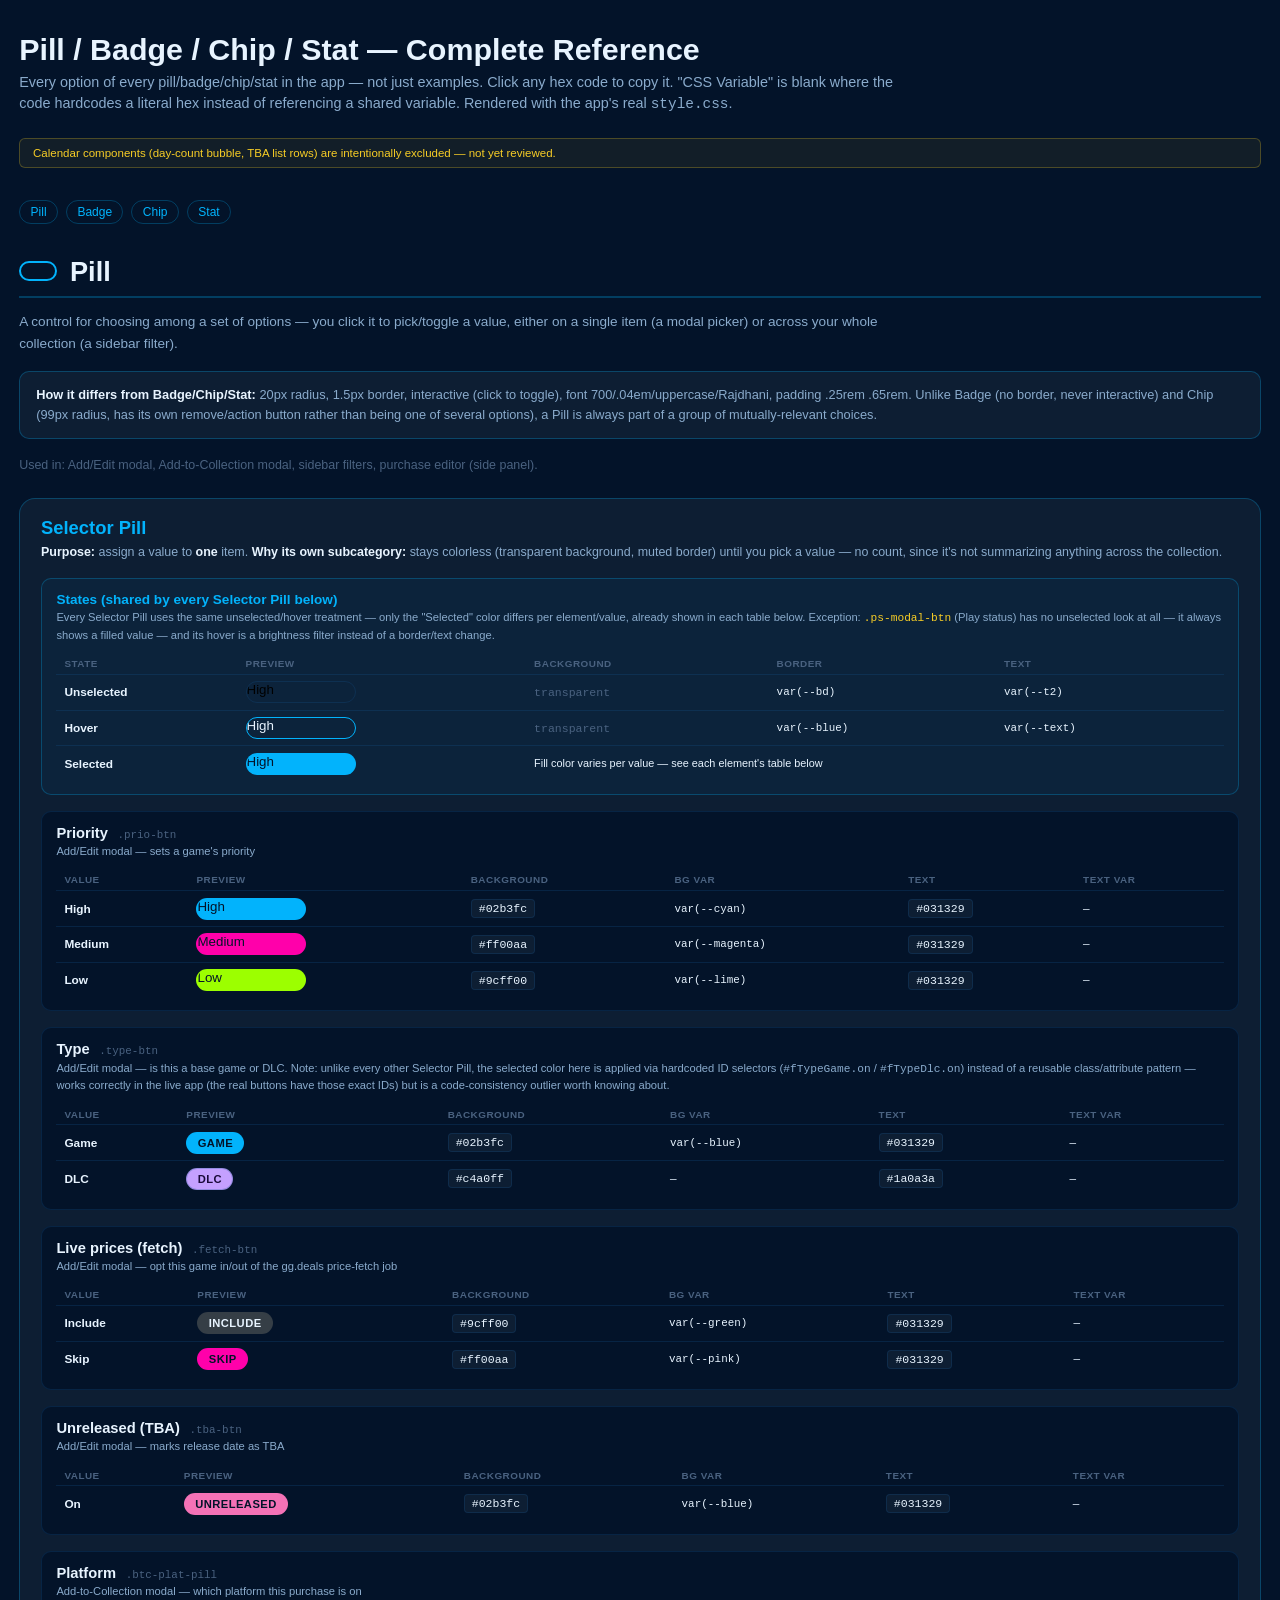
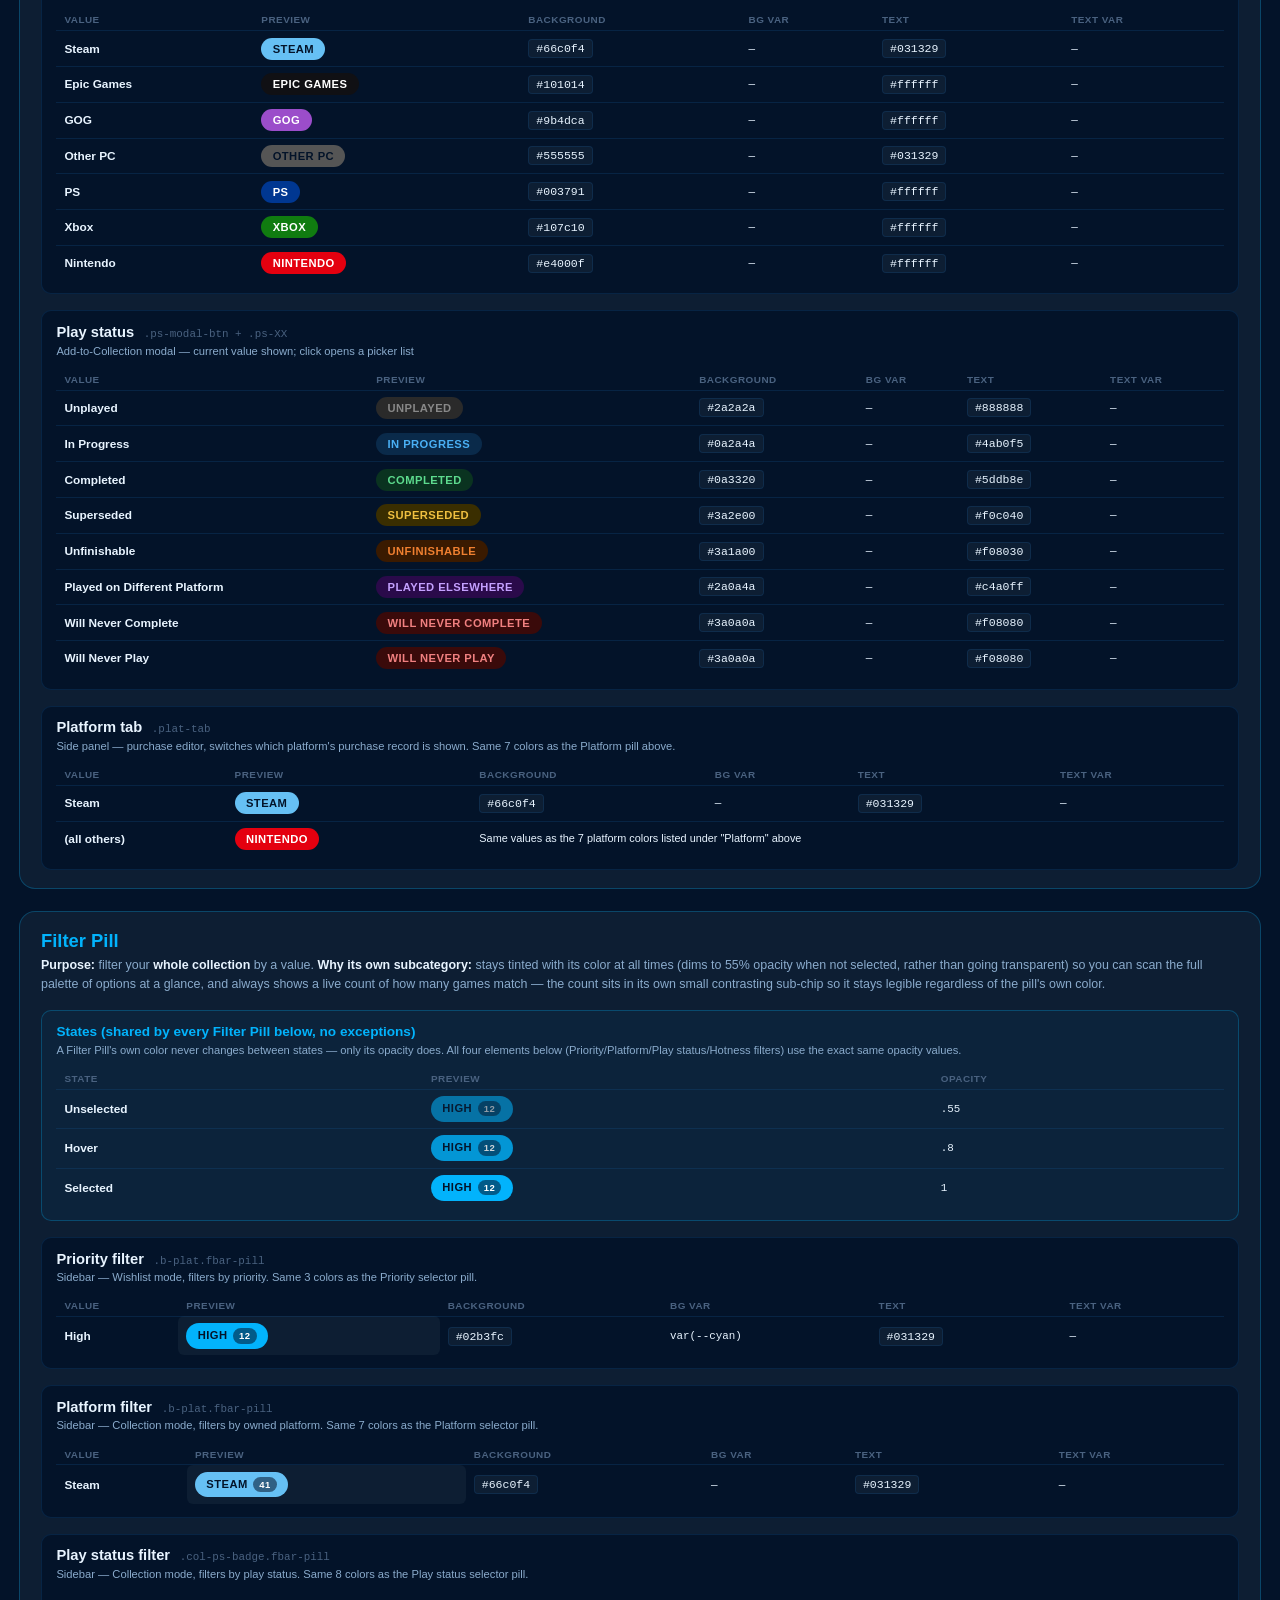
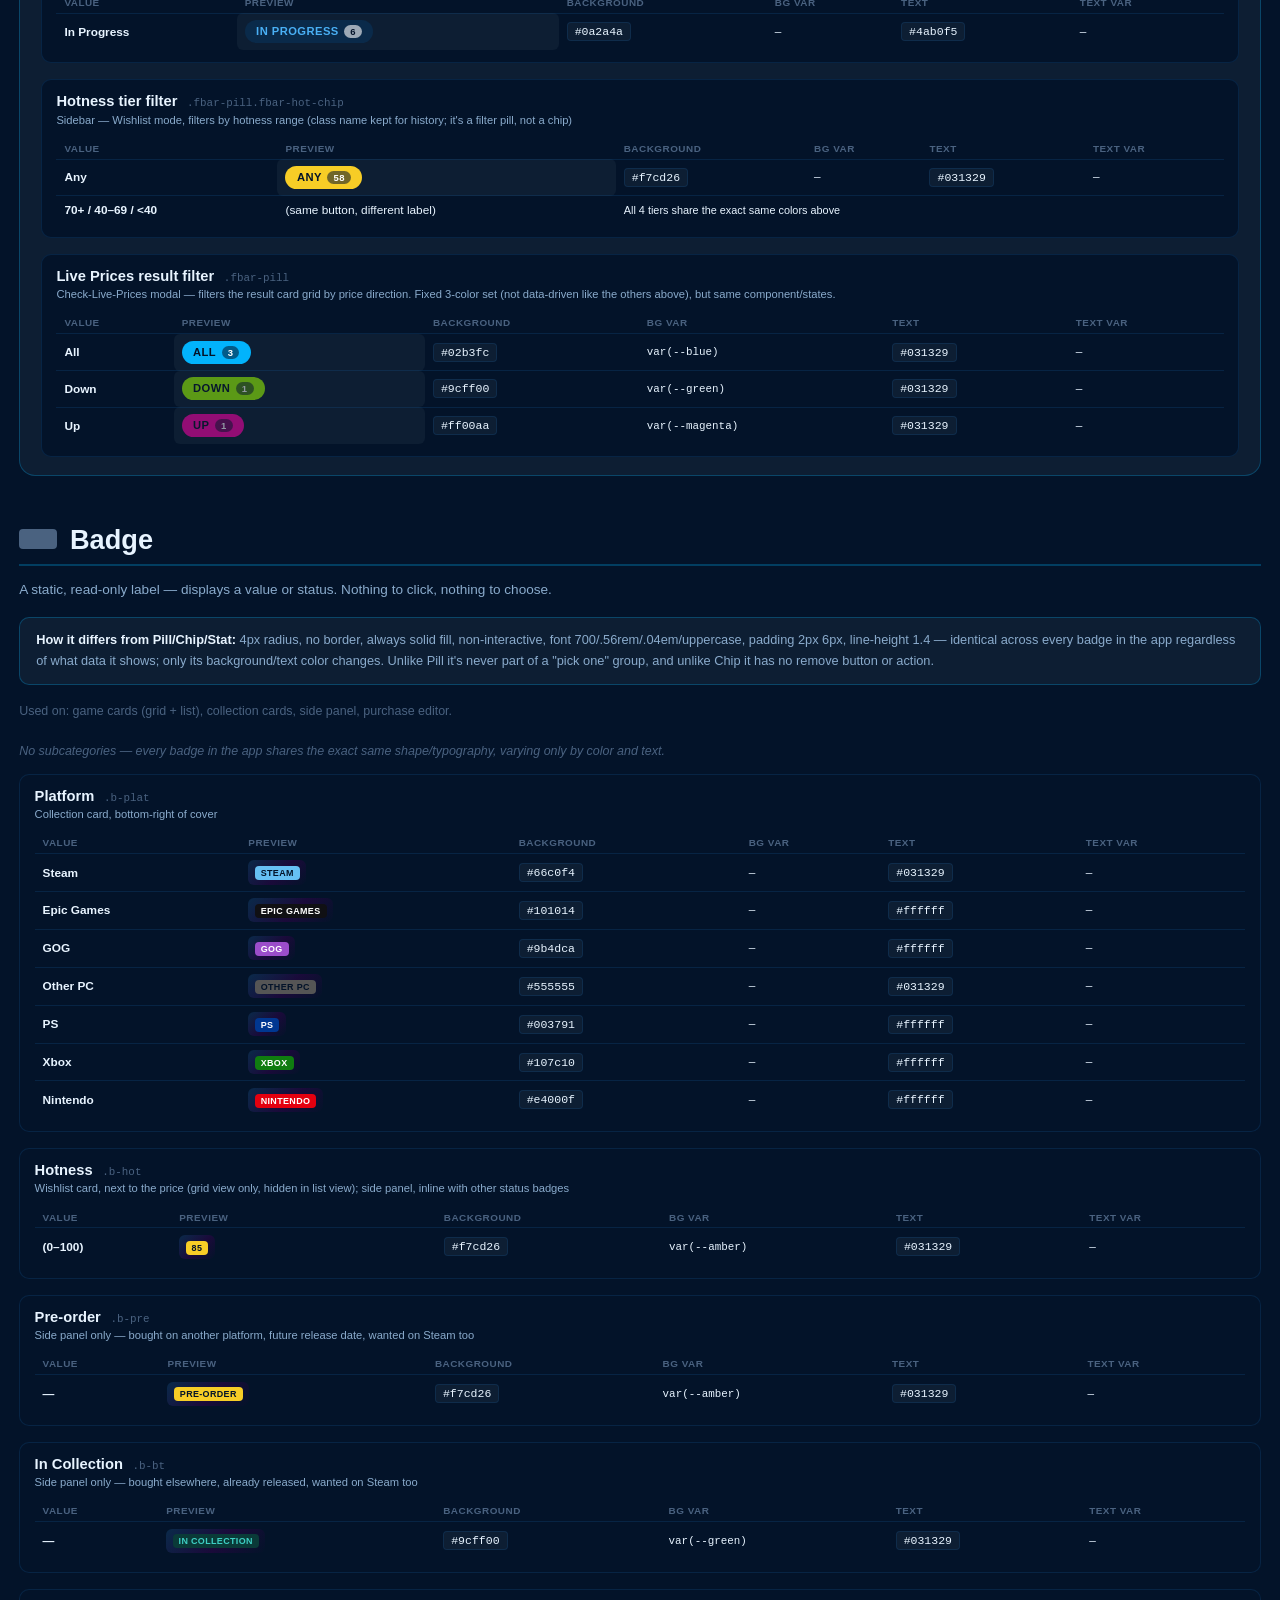
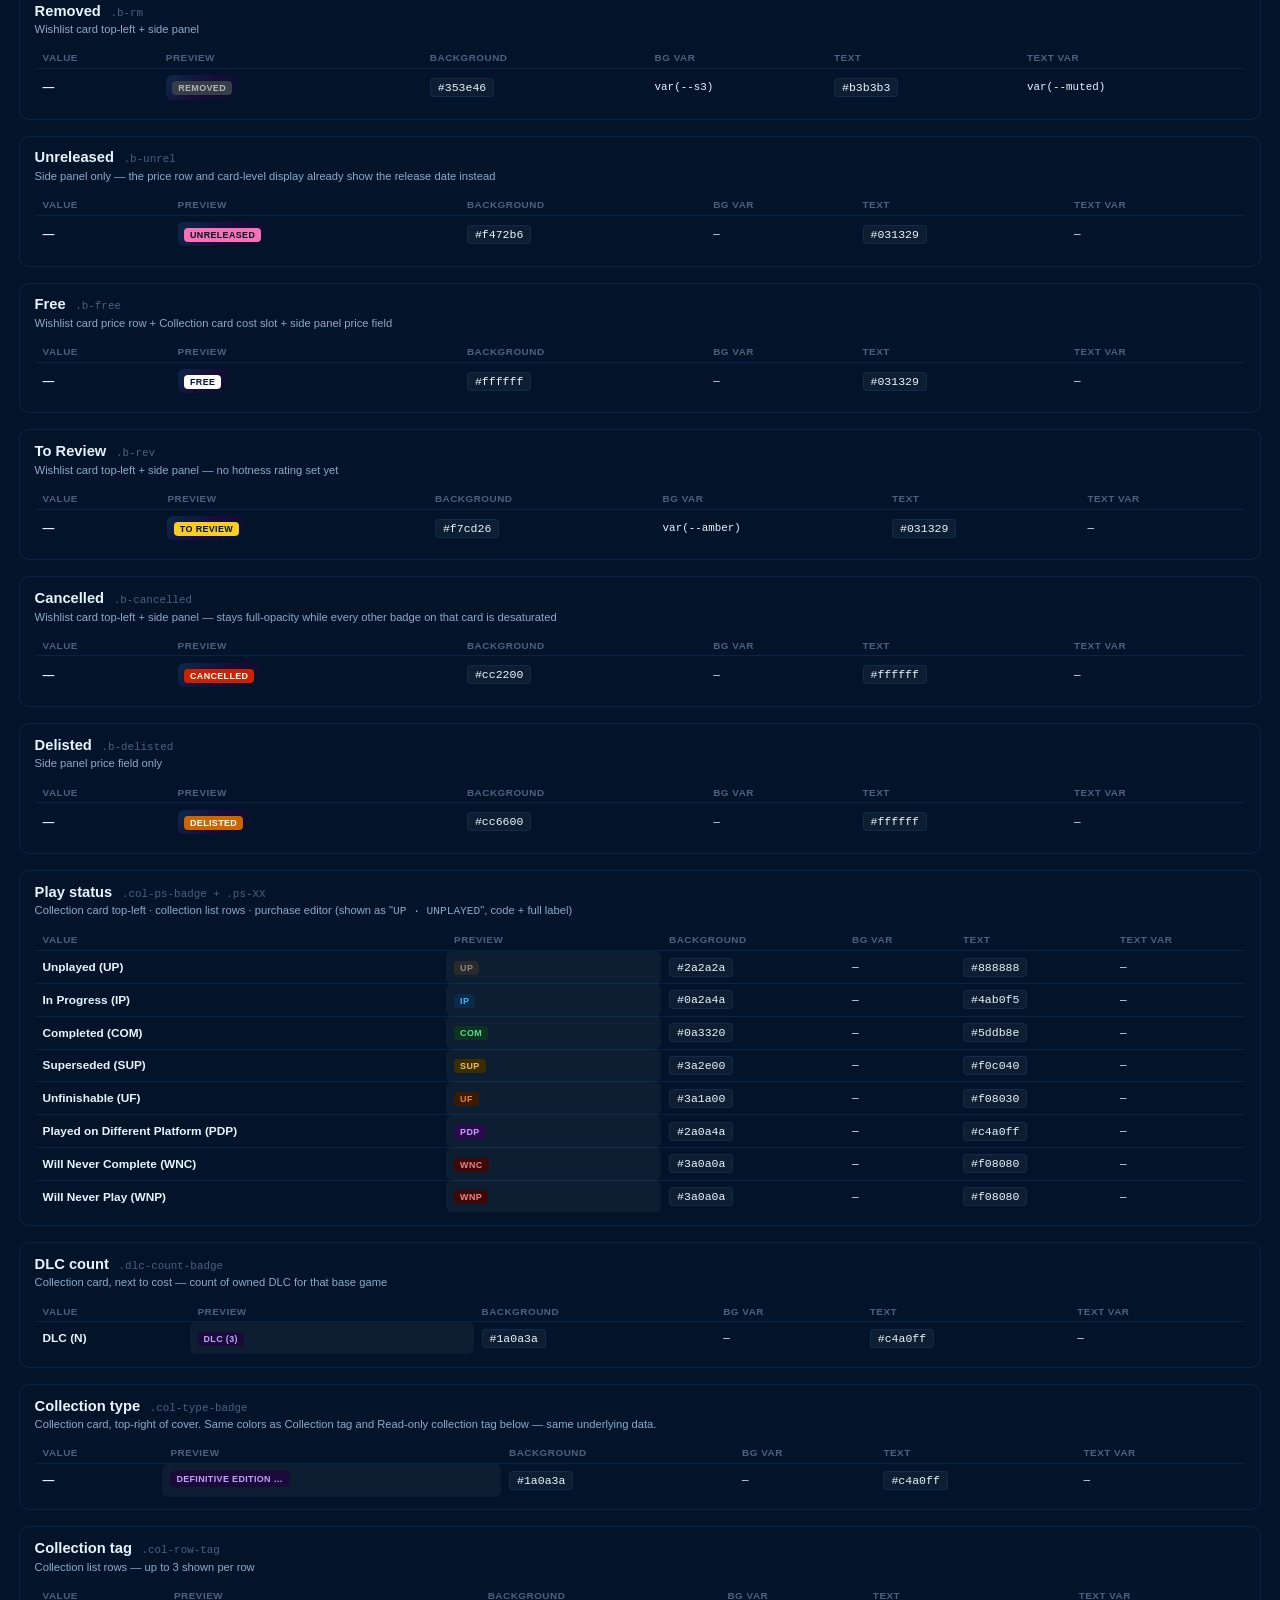
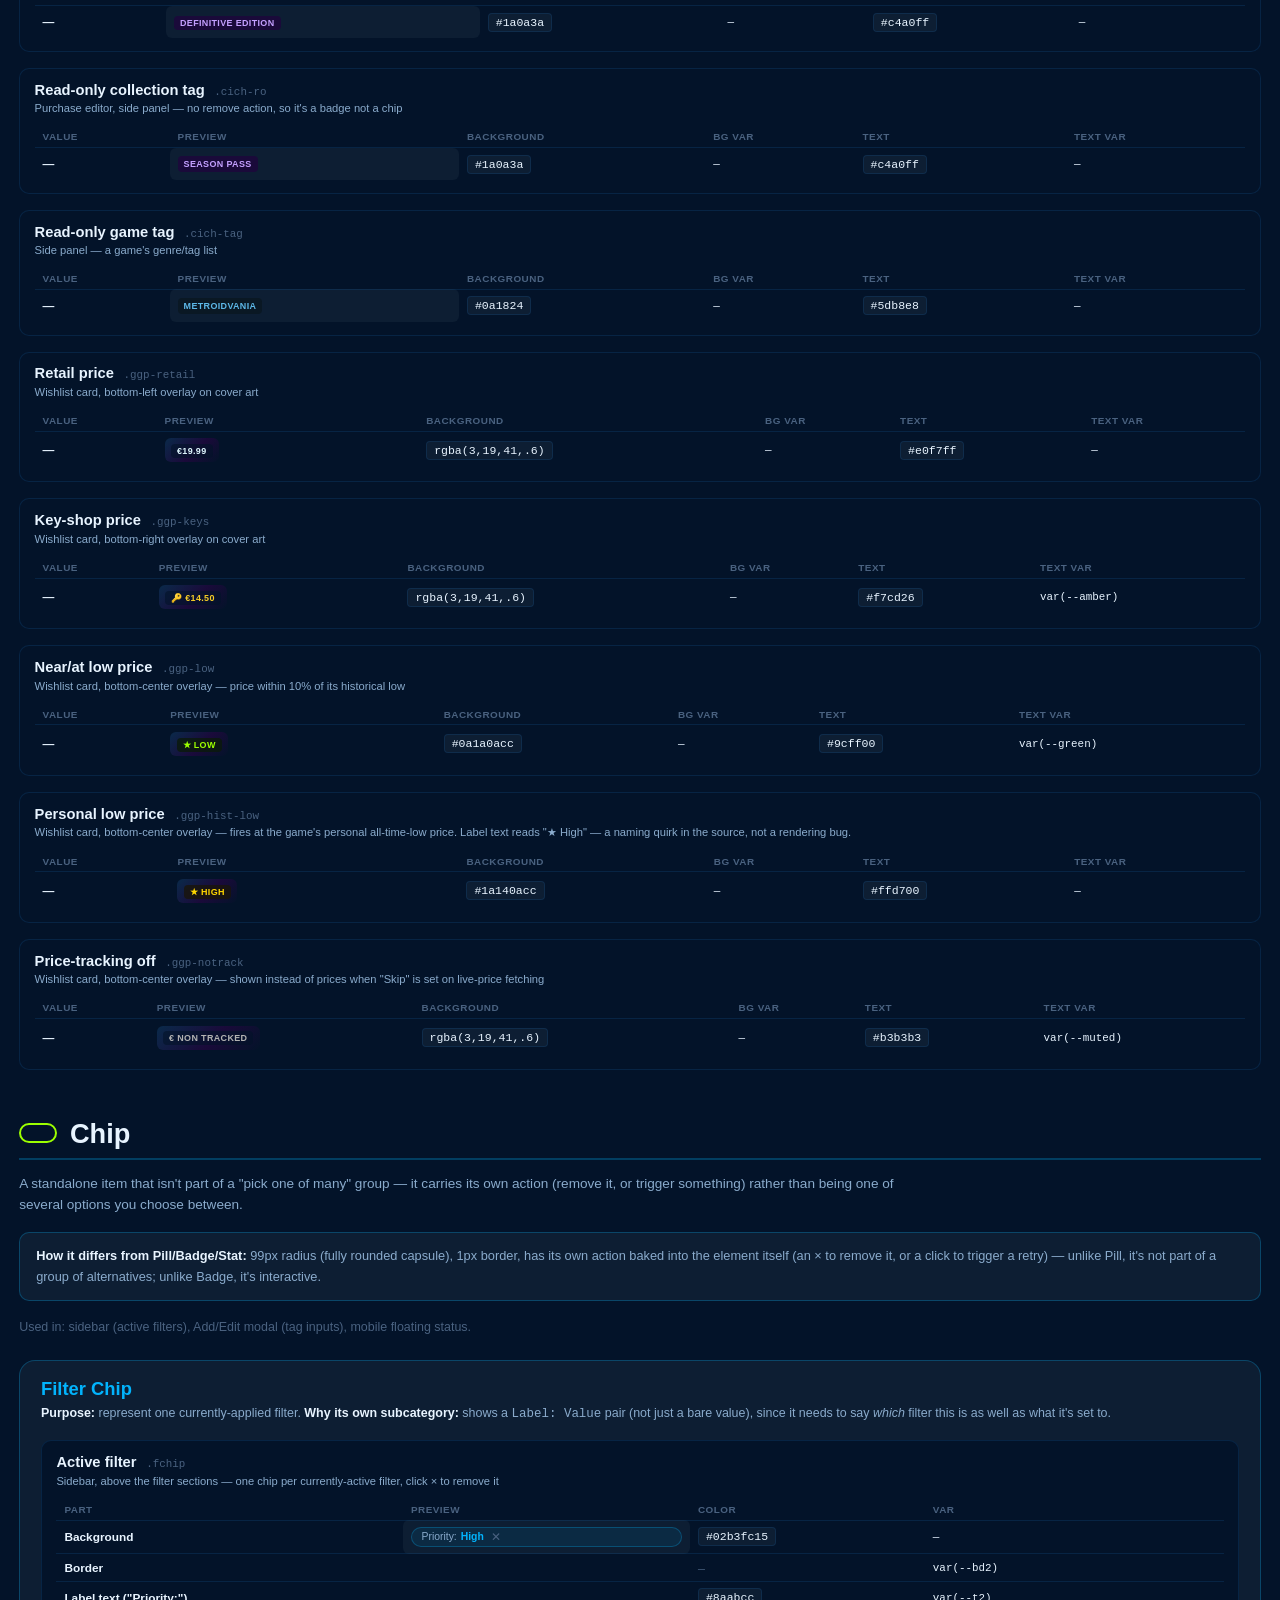
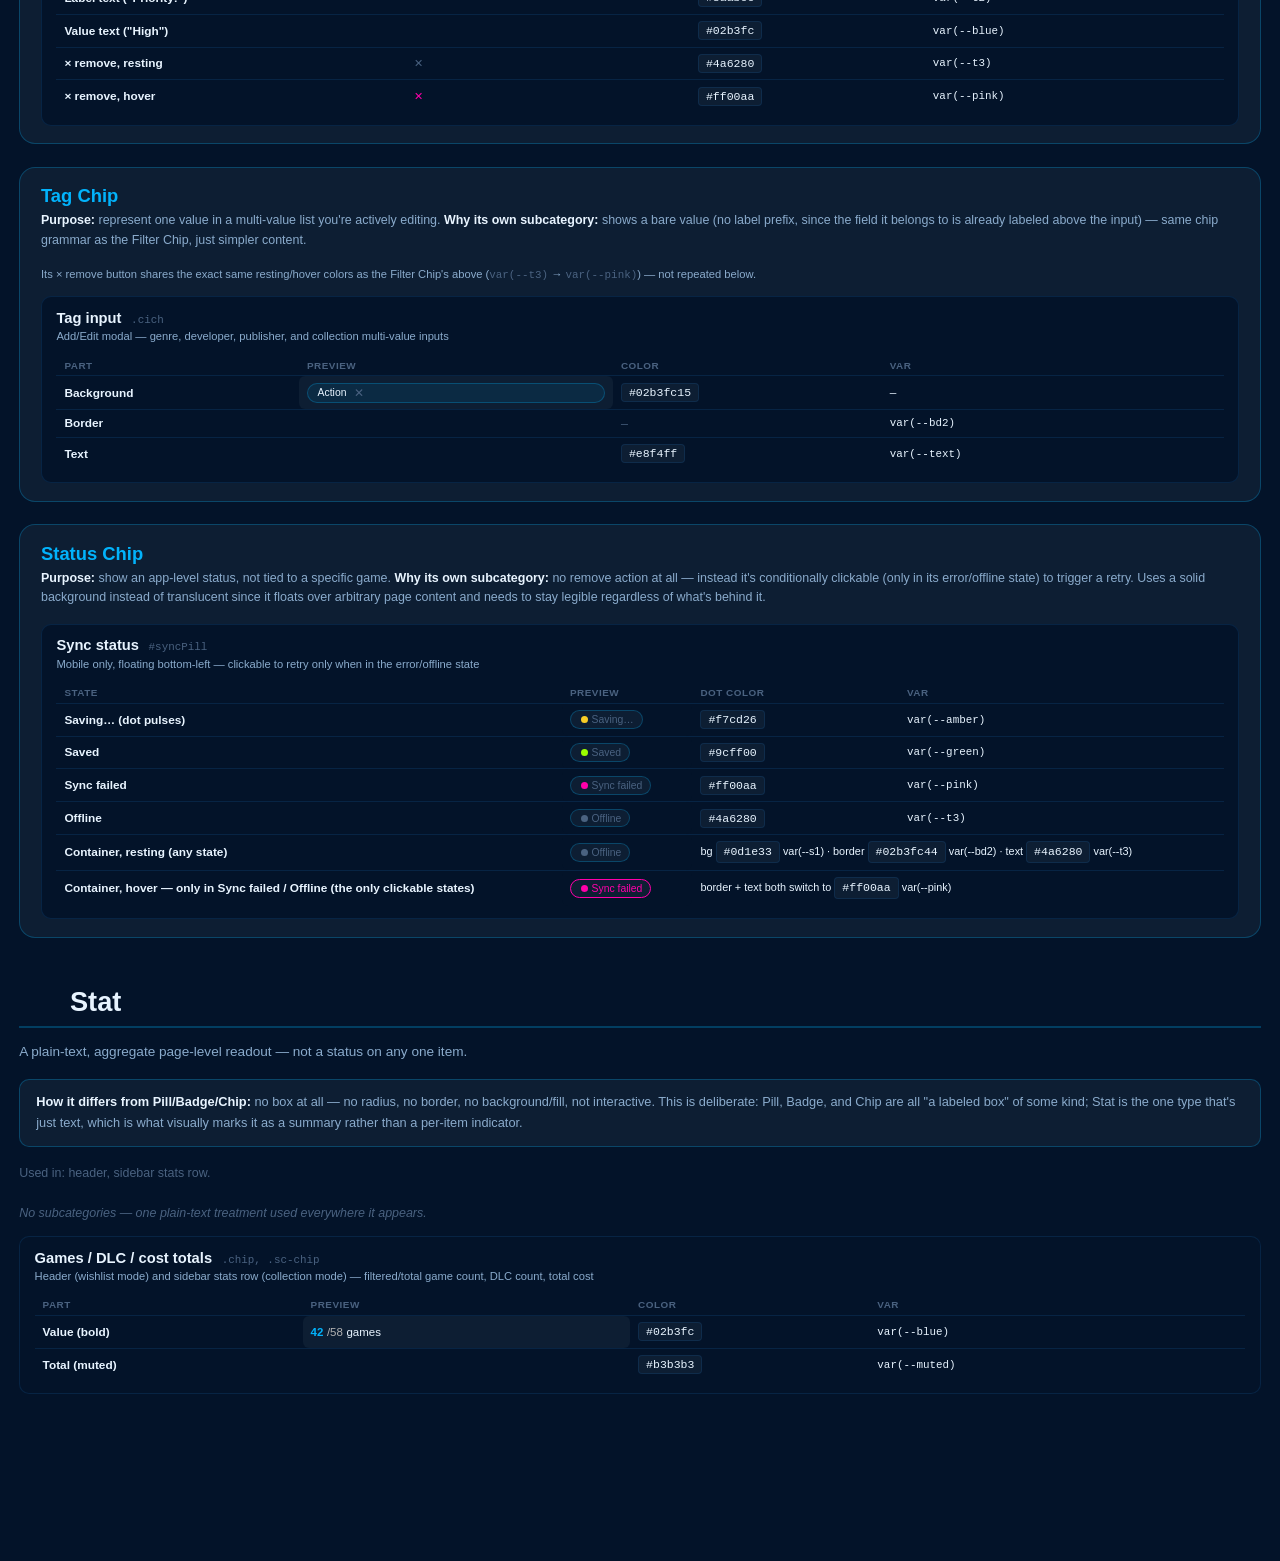
<file: reviews/pills-badges-chips-stats-reference.html>
<!DOCTYPE html>
<html lang="en">
<head>
<meta charset="UTF-8">
<title>Pill / Badge / Chip / Stat — Complete Reference</title>
<link rel="stylesheet" href="../style.css">
<style>
.audit-wrap{max-width:1280px;margin:0 auto;padding:2rem 1.2rem 6rem;font-family:'Inter',sans-serif}
.audit-h1{font-family:'Rajdhani',sans-serif;font-size:1.9rem;font-weight:700;color:var(--text);margin-bottom:.3rem}
.audit-sub{color:var(--t2);font-size:.9rem;margin-bottom:1.4rem;max-width:880px;line-height:1.5}
.audit-toc{display:flex;gap:.5rem;flex-wrap:wrap;margin-bottom:2rem;font-size:.75rem}
.audit-toc a{color:var(--blue);border:1px solid var(--bd2);border-radius:99px;padding:.25rem .65rem}
.audit-note{font-size:.72rem;color:var(--amber);background:#f7cd2610;border:1px solid #f7cd2640;border-radius:6px;padding:.5rem .8rem;margin-bottom:2rem}

.type-sec{margin-bottom:3rem}
.type-hdr{display:flex;align-items:baseline;gap:.8rem;border-bottom:2px solid var(--bd2);padding-bottom:.5rem;margin-bottom:.8rem}
.type-hdr h2{font-family:'Rajdhani',sans-serif;font-size:1.7rem;font-weight:700;color:var(--text)}
.type-hdr .type-shape{width:38px;height:20px;border-width:2px;border-style:solid;flex-shrink:0}
.type-desc{color:var(--t2);font-size:.85rem;line-height:1.6;max-width:900px;margin-bottom:1rem}
.type-diff{background:var(--s1);border:1px solid var(--bd2);border-radius:var(--r);padding:.8rem 1rem;margin-bottom:1.2rem;font-size:.8rem;color:var(--t2);line-height:1.6}
.type-diff b{color:var(--text)}
.type-where{font-size:.78rem;color:var(--t3);margin-bottom:1.6rem}

.subcat{background:var(--s1);border:1px solid var(--bd2);border-radius:var(--rl);padding:1.1rem 1.3rem;margin-bottom:1.4rem}
.subcat-title{font-family:'Rajdhani',sans-serif;font-size:1.15rem;font-weight:700;color:var(--blue);margin-bottom:.25rem}
.subcat-why{font-size:.78rem;color:var(--t2);line-height:1.55;margin-bottom:1rem}
.subcat-why b{color:var(--text)}
.no-subcat{font-size:.78rem;color:var(--t3);font-style:italic;margin-bottom:1rem}

/* shared-states block (once per subcategory) */
.states-block{background:#02b3fc0a;border:1px solid var(--bd2);border-radius:var(--r);padding:.8rem .9rem;margin-bottom:1rem}
.states-hdr{font-family:'Rajdhani',sans-serif;font-weight:700;font-size:.85rem;color:var(--blue);margin-bottom:.15rem}
.states-note{font-size:.7rem;color:var(--t2);margin-bottom:.6rem;line-height:1.5}
.states-note code{color:var(--amber)}

/* per-element block */
.el-block{background:var(--base);border:1px solid var(--bd);border-radius:var(--r);padding:.8rem .9rem;margin-bottom:1rem}
.el-block:last-child{margin-bottom:0}
.el-hdr{display:flex;align-items:baseline;gap:.6rem;flex-wrap:wrap;margin-bottom:.15rem}
.el-hdr-name{font-family:'Rajdhani',sans-serif;font-weight:700;font-size:.92rem;color:var(--text)}
.el-hdr-class{font-family:monospace;font-size:.68rem;color:var(--t3)}
.el-hdr-usage{font-size:.7rem;color:var(--t2);margin-bottom:.6rem;line-height:1.5}

.v-table{width:100%;border-collapse:collapse;font-size:.74rem}
.v-table th{text-align:left;color:var(--t3);font-family:'Rajdhani',sans-serif;font-size:.62rem;letter-spacing:.05em;
  text-transform:uppercase;padding:.3rem .5rem;border-bottom:1px solid var(--bd)}
.v-table td{padding:.4rem .5rem;border-bottom:1px solid var(--bd);color:var(--text);vertical-align:middle}
.v-table tr:last-child td{border-bottom:none}
.v-name{font-weight:600;white-space:nowrap}
.v-preview{min-width:110px}

/* hex copy button */
.hexcopy{font-family:monospace;font-size:.72rem;color:var(--text);background:var(--s1);border:1px solid var(--bd);
  border-radius:4px;padding:2px 7px;cursor:pointer;transition:all .12s;white-space:nowrap;display:inline-block}
.hexcopy:hover{border-color:var(--blue);color:var(--blue)}
.hexcopy.copied{border-color:var(--green);color:var(--green);background:#9cff0015}
.hexdash{color:var(--t3);font-family:monospace;font-size:.72rem}
.varname{font-family:monospace;font-size:.68rem;color:var(--t3)}
.v-note{font-size:.68rem;color:var(--t2);line-height:1.4}

.on-cover{background:linear-gradient(135deg,#0a2a4a,#1a0a3a 55%,#031329);border-radius:6px;padding:.3rem .4rem;display:inline-block}
</style>
</head>
<body style="overflow:auto;height:auto;display:block">
<div class="audit-wrap">
  <h1 class="audit-h1">Pill / Badge / Chip / Stat — Complete Reference</h1>
  <p class="audit-sub">Every option of every pill/badge/chip/stat in the app — not just examples. Click any hex code to copy it. "CSS Variable" is blank where the code hardcodes a literal hex instead of referencing a shared variable. Rendered with the app's real <code>style.css</code>.</p>

  <div class="audit-note">Calendar components (day-count bubble, TBA list rows) are intentionally excluded — not yet reviewed.</div>

  <div class="audit-toc"><a href="#pill">Pill</a><a href="#badge">Badge</a><a href="#chip">Chip</a><a href="#stat">Stat</a></div>

  <!-- ══════════════════════ PILL ══════════════════════ -->
  <div class="type-sec" id="pill">
    <div class="type-hdr"><span class="type-shape" style="border-radius:20px;border-color:var(--blue)"></span><h2>Pill</h2></div>
    <p class="type-desc">A control for choosing among a set of options — you click it to pick/toggle a value, either on a single item (a modal picker) or across your whole collection (a sidebar filter).</p>
    <div class="type-diff"><b>How it differs from Badge/Chip/Stat:</b> 20px radius, 1.5px border, interactive (click to toggle), font 700/.04em/uppercase/Rajdhani, padding .25rem .65rem. Unlike Badge (no border, never interactive) and Chip (99px radius, has its own remove/action button rather than being one of several options), a Pill is always part of a group of mutually-relevant choices.</div>
    <div class="type-where">Used in: Add/Edit modal, Add-to-Collection modal, sidebar filters, purchase editor (side panel).</div>

    <div class="subcat">
      <div class="subcat-title">Selector Pill</div>
      <div class="subcat-why"><b>Purpose:</b> assign a value to <b>one</b> item. <b>Why its own subcategory:</b> stays colorless (transparent background, muted border) until you pick a value — no count, since it's not summarizing anything across the collection.</div>

      <div class="states-block">
        <div class="states-hdr">States (shared by every Selector Pill below)</div>
        <div class="states-note">Every Selector Pill uses the same unselected/hover treatment — only the "Selected" color differs per element/value, already shown in each table below. Exception: <code>.ps-modal-btn</code> (Play status) has no unselected look at all — it always shows a filled value — and its hover is a brightness filter instead of a border/text change.</div>
        <table class="v-table">
          <tr><th>State</th><th>Preview</th><th>Background</th><th>Border</th><th>Text</th></tr>
          <tr><td class="v-name">Unselected</td><td class="v-preview"><button class="prio-btn">High</button></td>
            <td><span class="hexdash">transparent</span></td><td class="varname">var(--bd)</td><td class="varname">var(--t2)</td></tr>
          <tr><td class="v-name">Hover</td><td class="v-preview"><button class="prio-btn" style="border-color:#02b3fc;color:#e8f4ff">High</button></td>
            <td><span class="hexdash">transparent</span></td><td class="varname">var(--blue)</td><td class="varname">var(--text)</td></tr>
          <tr><td class="v-name">Selected</td><td class="v-preview"><button class="prio-btn prio-btn-on" style="background:#02b3fc;border-color:transparent;color:#031329">High</button></td>
            <td class="v-note" colspan="3">Fill color varies per value — see each element's table below</td></tr>
        </table>
      </div>

      <div class="el-block">
        <div class="el-hdr"><span class="el-hdr-name">Priority</span><span class="el-hdr-class">.prio-btn</span></div>
        <div class="el-hdr-usage">Add/Edit modal — sets a game's priority</div>
        <table class="v-table">
          <tr><th>Value</th><th>Preview</th><th>Background</th><th>BG var</th><th>Text</th><th>Text var</th></tr>
          <tr><td class="v-name">High</td><td class="v-preview"><button class="prio-btn prio-btn-on" style="background:#02b3fc;border-color:transparent;color:#031329">High</button></td>
            <td><span class="hexcopy" onclick="copyHex(this,'#02b3fc')">#02b3fc</span></td><td class="varname">var(--cyan)</td>
            <td><span class="hexcopy" onclick="copyHex(this,'#031329')">#031329</span></td><td class="varname">—</td></tr>
          <tr><td class="v-name">Medium</td><td class="v-preview"><button class="prio-btn prio-btn-on" style="background:#ff00aa;border-color:transparent;color:#031329">Medium</button></td>
            <td><span class="hexcopy" onclick="copyHex(this,'#ff00aa')">#ff00aa</span></td><td class="varname">var(--magenta)</td>
            <td><span class="hexcopy" onclick="copyHex(this,'#031329')">#031329</span></td><td class="varname">—</td></tr>
          <tr><td class="v-name">Low</td><td class="v-preview"><button class="prio-btn prio-btn-on" style="background:#9cff00;border-color:transparent;color:#031329">Low</button></td>
            <td><span class="hexcopy" onclick="copyHex(this,'#9cff00')">#9cff00</span></td><td class="varname">var(--lime)</td>
            <td><span class="hexcopy" onclick="copyHex(this,'#031329')">#031329</span></td><td class="varname">—</td></tr>
        </table>
      </div>

      <div class="el-block">
        <div class="el-hdr"><span class="el-hdr-name">Type</span><span class="el-hdr-class">.type-btn</span></div>
        <div class="el-hdr-usage">Add/Edit modal — is this a base game or DLC. Note: unlike every other Selector Pill, the selected color here is applied via hardcoded ID selectors (<code>#fTypeGame.on</code> / <code>#fTypeDlc.on</code>) instead of a reusable class/attribute pattern — works correctly in the live app (the real buttons have those exact IDs) but is a code-consistency outlier worth knowing about.</div>
        <table class="v-table">
          <tr><th>Value</th><th>Preview</th><th>Background</th><th>BG var</th><th>Text</th><th>Text var</th></tr>
          <tr><td class="v-name">Game</td><td class="v-preview"><button class="type-btn on" style="background:#02b3fc;border-color:transparent;color:#031329">Game</button></td>
            <td><span class="hexcopy" onclick="copyHex(this,'#02b3fc')">#02b3fc</span></td><td class="varname">var(--blue)</td>
            <td><span class="hexcopy" onclick="copyHex(this,'#031329')">#031329</span></td><td class="varname">—</td></tr>
          <tr><td class="v-name">DLC</td><td class="v-preview"><button class="type-btn on" style="background:#c4a0ff;color:#1a0a3a">DLC</button></td>
            <td><span class="hexcopy" onclick="copyHex(this,'#c4a0ff')">#c4a0ff</span></td><td class="varname">—</td>
            <td><span class="hexcopy" onclick="copyHex(this,'#1a0a3a')">#1a0a3a</span></td><td class="varname">—</td></tr>
        </table>
      </div>

      <div class="el-block">
        <div class="el-hdr"><span class="el-hdr-name">Live prices (fetch)</span><span class="el-hdr-class">.fetch-btn</span></div>
        <div class="el-hdr-usage">Add/Edit modal — opt this game in/out of the gg.deals price-fetch job</div>
        <table class="v-table">
          <tr><th>Value</th><th>Preview</th><th>Background</th><th>BG var</th><th>Text</th><th>Text var</th></tr>
          <tr><td class="v-name">Include</td><td class="v-preview"><button class="fetch-btn inc on">Include</button></td>
            <td><span class="hexcopy" onclick="copyHex(this,'#9cff00')">#9cff00</span></td><td class="varname">var(--green)</td>
            <td><span class="hexcopy" onclick="copyHex(this,'#031329')">#031329</span></td><td class="varname">—</td></tr>
          <tr><td class="v-name">Skip</td><td class="v-preview"><button class="fetch-btn skip on" style="background:#ff00aa;color:#031329">Skip</button></td>
            <td><span class="hexcopy" onclick="copyHex(this,'#ff00aa')">#ff00aa</span></td><td class="varname">var(--pink)</td>
            <td><span class="hexcopy" onclick="copyHex(this,'#031329')">#031329</span></td><td class="varname">—</td></tr>
        </table>
      </div>

      <div class="el-block">
        <div class="el-hdr"><span class="el-hdr-name">Unreleased (TBA)</span><span class="el-hdr-class">.tba-btn</span></div>
        <div class="el-hdr-usage">Add/Edit modal — marks release date as TBA</div>
        <table class="v-table">
          <tr><th>Value</th><th>Preview</th><th>Background</th><th>BG var</th><th>Text</th><th>Text var</th></tr>
          <tr><td class="v-name">On</td><td class="v-preview"><button class="tba-btn on">Unreleased</button></td>
            <td><span class="hexcopy" onclick="copyHex(this,'#02b3fc')">#02b3fc</span></td><td class="varname">var(--blue)</td>
            <td><span class="hexcopy" onclick="copyHex(this,'#031329')">#031329</span></td><td class="varname">—</td></tr>
        </table>
      </div>

      <div class="el-block">
        <div class="el-hdr"><span class="el-hdr-name">Platform</span><span class="el-hdr-class">.btc-plat-pill</span></div>
        <div class="el-hdr-usage">Add-to-Collection modal — which platform this purchase is on</div>
        <table class="v-table">
          <tr><th>Value</th><th>Preview</th><th>Background</th><th>BG var</th><th>Text</th><th>Text var</th></tr>
          <tr><td class="v-name">Steam</td><td class="v-preview"><button class="btc-plat-pill" style="background:#66c0f4;color:#031329;border-color:transparent">Steam</button></td>
            <td><span class="hexcopy" onclick="copyHex(this,'#66c0f4')">#66c0f4</span></td><td class="varname">—</td>
            <td><span class="hexcopy" onclick="copyHex(this,'#031329')">#031329</span></td><td class="varname">—</td></tr>
          <tr><td class="v-name">Epic Games</td><td class="v-preview"><button class="btc-plat-pill" style="background:#101014;color:#fff;border-color:transparent">Epic Games</button></td>
            <td><span class="hexcopy" onclick="copyHex(this,'#101014')">#101014</span></td><td class="varname">—</td>
            <td><span class="hexcopy" onclick="copyHex(this,'#ffffff')">#ffffff</span></td><td class="varname">—</td></tr>
          <tr><td class="v-name">GOG</td><td class="v-preview"><button class="btc-plat-pill" style="background:#9b4dca;color:#fff;border-color:transparent">GOG</button></td>
            <td><span class="hexcopy" onclick="copyHex(this,'#9b4dca')">#9b4dca</span></td><td class="varname">—</td>
            <td><span class="hexcopy" onclick="copyHex(this,'#ffffff')">#ffffff</span></td><td class="varname">—</td></tr>
          <tr><td class="v-name">Other PC</td><td class="v-preview"><button class="btc-plat-pill" style="background:#555555;color:#031329;border-color:transparent">Other PC</button></td>
            <td><span class="hexcopy" onclick="copyHex(this,'#555555')">#555555</span></td><td class="varname">—</td>
            <td><span class="hexcopy" onclick="copyHex(this,'#031329')">#031329</span></td><td class="varname">—</td></tr>
          <tr><td class="v-name">PS</td><td class="v-preview"><button class="btc-plat-pill" style="background:#003791;color:#fff;border-color:transparent">PS</button></td>
            <td><span class="hexcopy" onclick="copyHex(this,'#003791')">#003791</span></td><td class="varname">—</td>
            <td><span class="hexcopy" onclick="copyHex(this,'#ffffff')">#ffffff</span></td><td class="varname">—</td></tr>
          <tr><td class="v-name">Xbox</td><td class="v-preview"><button class="btc-plat-pill" style="background:#107c10;color:#fff;border-color:transparent">Xbox</button></td>
            <td><span class="hexcopy" onclick="copyHex(this,'#107c10')">#107c10</span></td><td class="varname">—</td>
            <td><span class="hexcopy" onclick="copyHex(this,'#ffffff')">#ffffff</span></td><td class="varname">—</td></tr>
          <tr><td class="v-name">Nintendo</td><td class="v-preview"><button class="btc-plat-pill" style="background:#e4000f;color:#fff;border-color:transparent">Nintendo</button></td>
            <td><span class="hexcopy" onclick="copyHex(this,'#e4000f')">#e4000f</span></td><td class="varname">—</td>
            <td><span class="hexcopy" onclick="copyHex(this,'#ffffff')">#ffffff</span></td><td class="varname">—</td></tr>
        </table>
      </div>

      <div class="el-block">
        <div class="el-hdr"><span class="el-hdr-name">Play status</span><span class="el-hdr-class">.ps-modal-btn + .ps-XX</span></div>
        <div class="el-hdr-usage">Add-to-Collection modal — current value shown; click opens a picker list</div>
        <table class="v-table">
          <tr><th>Value</th><th>Preview</th><th>Background</th><th>BG var</th><th>Text</th><th>Text var</th></tr>
          <tr><td class="v-name">Unplayed</td><td class="v-preview"><button class="ps-modal-btn ps-UP">Unplayed</button></td>
            <td><span class="hexcopy" onclick="copyHex(this,'#2a2a2a')">#2a2a2a</span></td><td class="varname">—</td>
            <td><span class="hexcopy" onclick="copyHex(this,'#888888')">#888888</span></td><td class="varname">—</td></tr>
          <tr><td class="v-name">In Progress</td><td class="v-preview"><button class="ps-modal-btn ps-IP">In Progress</button></td>
            <td><span class="hexcopy" onclick="copyHex(this,'#0a2a4a')">#0a2a4a</span></td><td class="varname">—</td>
            <td><span class="hexcopy" onclick="copyHex(this,'#4ab0f5')">#4ab0f5</span></td><td class="varname">—</td></tr>
          <tr><td class="v-name">Completed</td><td class="v-preview"><button class="ps-modal-btn ps-COM">Completed</button></td>
            <td><span class="hexcopy" onclick="copyHex(this,'#0a3320')">#0a3320</span></td><td class="varname">—</td>
            <td><span class="hexcopy" onclick="copyHex(this,'#5ddb8e')">#5ddb8e</span></td><td class="varname">—</td></tr>
          <tr><td class="v-name">Superseded</td><td class="v-preview"><button class="ps-modal-btn ps-SUP">Superseded</button></td>
            <td><span class="hexcopy" onclick="copyHex(this,'#3a2e00')">#3a2e00</span></td><td class="varname">—</td>
            <td><span class="hexcopy" onclick="copyHex(this,'#f0c040')">#f0c040</span></td><td class="varname">—</td></tr>
          <tr><td class="v-name">Unfinishable</td><td class="v-preview"><button class="ps-modal-btn ps-UF">Unfinishable</button></td>
            <td><span class="hexcopy" onclick="copyHex(this,'#3a1a00')">#3a1a00</span></td><td class="varname">—</td>
            <td><span class="hexcopy" onclick="copyHex(this,'#f08030')">#f08030</span></td><td class="varname">—</td></tr>
          <tr><td class="v-name">Played on Different Platform</td><td class="v-preview"><button class="ps-modal-btn ps-PDP">Played Elsewhere</button></td>
            <td><span class="hexcopy" onclick="copyHex(this,'#2a0a4a')">#2a0a4a</span></td><td class="varname">—</td>
            <td><span class="hexcopy" onclick="copyHex(this,'#c4a0ff')">#c4a0ff</span></td><td class="varname">—</td></tr>
          <tr><td class="v-name">Will Never Complete</td><td class="v-preview"><button class="ps-modal-btn ps-WNC">Will Never Complete</button></td>
            <td><span class="hexcopy" onclick="copyHex(this,'#3a0a0a')">#3a0a0a</span></td><td class="varname">—</td>
            <td><span class="hexcopy" onclick="copyHex(this,'#f08080')">#f08080</span></td><td class="varname">—</td></tr>
          <tr><td class="v-name">Will Never Play</td><td class="v-preview"><button class="ps-modal-btn ps-WNP">Will Never Play</button></td>
            <td><span class="hexcopy" onclick="copyHex(this,'#3a0a0a')">#3a0a0a</span></td><td class="varname">—</td>
            <td><span class="hexcopy" onclick="copyHex(this,'#f08080')">#f08080</span></td><td class="varname">—</td></tr>
        </table>
      </div>

      <div class="el-block">
        <div class="el-hdr"><span class="el-hdr-name">Platform tab</span><span class="el-hdr-class">.plat-tab</span></div>
        <div class="el-hdr-usage">Side panel — purchase editor, switches which platform's purchase record is shown. Same 7 colors as the Platform pill above.</div>
        <table class="v-table">
          <tr><th>Value</th><th>Preview</th><th>Background</th><th>BG var</th><th>Text</th><th>Text var</th></tr>
          <tr><td class="v-name">Steam</td><td class="v-preview"><button class="plat-tab active" style="background:#66c0f4;color:#031329;border-color:transparent">Steam</button></td>
            <td><span class="hexcopy" onclick="copyHex(this,'#66c0f4')">#66c0f4</span></td><td class="varname">—</td>
            <td><span class="hexcopy" onclick="copyHex(this,'#031329')">#031329</span></td><td class="varname">—</td></tr>
          <tr><td class="v-name">(all others)</td><td class="v-preview"><button class="plat-tab active" style="background:#e4000f;color:#fff;border-color:transparent">Nintendo</button></td>
            <td colspan="4" class="v-note">Same values as the 7 platform colors listed under "Platform" above</td></tr>
        </table>
      </div>
    </div>

    <div class="subcat">
      <div class="subcat-title">Filter Pill</div>
      <div class="subcat-why"><b>Purpose:</b> filter your <b>whole collection</b> by a value. <b>Why its own subcategory:</b> stays tinted with its color at all times (dims to 55% opacity when not selected, rather than going transparent) so you can scan the full palette of options at a glance, and always shows a live count of how many games match — the count sits in its own small contrasting sub-chip so it stays legible regardless of the pill's own color.</div>

      <div class="states-block">
        <div class="states-hdr">States (shared by every Filter Pill below, no exceptions)</div>
        <div class="states-note">A Filter Pill's own color never changes between states — only its opacity does. All four elements below (Priority/Platform/Play status/Hotness filters) use the exact same opacity values.</div>
        <table class="v-table">
          <tr><th>State</th><th>Preview</th><th>Opacity</th></tr>
          <tr><td class="v-name">Unselected</td><td class="v-preview"><button class="b-plat fbar-pill" style="background:#02b3fc;color:#031329">High<span class="fbar-pill-count fpc-dark">12</span></button></td><td class="varname">.55</td></tr>
          <tr><td class="v-name">Hover</td><td class="v-preview"><button class="b-plat fbar-pill" style="background:#02b3fc;color:#031329;opacity:.8">High<span class="fbar-pill-count fpc-dark">12</span></button></td><td class="varname">.8</td></tr>
          <tr><td class="v-name">Selected</td><td class="v-preview"><button class="b-plat fbar-pill selected" style="background:#02b3fc;color:#031329">High<span class="fbar-pill-count fpc-dark">12</span></button></td><td class="varname">1</td></tr>
        </table>
      </div>

      <div class="el-block">
        <div class="el-hdr"><span class="el-hdr-name">Priority filter</span><span class="el-hdr-class">.b-plat.fbar-pill</span></div>
        <div class="el-hdr-usage">Sidebar — Wishlist mode, filters by priority. Same 3 colors as the Priority selector pill.</div>
        <table class="v-table">
          <tr><th>Value</th><th>Preview</th><th>Background</th><th>BG var</th><th>Text</th><th>Text var</th></tr>
          <tr><td class="v-name">High</td><td class="v-preview" style="background:var(--s1);border-radius:6px"><button class="b-plat fbar-pill selected" style="background:#02b3fc;color:#031329">High<span class="fbar-pill-count fpc-dark">12</span></button></td>
            <td><span class="hexcopy" onclick="copyHex(this,'#02b3fc')">#02b3fc</span></td><td class="varname">var(--cyan)</td>
            <td><span class="hexcopy" onclick="copyHex(this,'#031329')">#031329</span></td><td class="varname">—</td></tr>
        </table>
      </div>

      <div class="el-block">
        <div class="el-hdr"><span class="el-hdr-name">Platform filter</span><span class="el-hdr-class">.b-plat.fbar-pill</span></div>
        <div class="el-hdr-usage">Sidebar — Collection mode, filters by owned platform. Same 7 colors as the Platform selector pill.</div>
        <table class="v-table">
          <tr><th>Value</th><th>Preview</th><th>Background</th><th>BG var</th><th>Text</th><th>Text var</th></tr>
          <tr><td class="v-name">Steam</td><td class="v-preview" style="background:var(--s1);border-radius:6px"><button class="b-plat fbar-pill selected" style="background:#66c0f4;color:#031329">Steam<span class="fbar-pill-count fpc-dark">41</span></button></td>
            <td><span class="hexcopy" onclick="copyHex(this,'#66c0f4')">#66c0f4</span></td><td class="varname">—</td>
            <td><span class="hexcopy" onclick="copyHex(this,'#031329')">#031329</span></td><td class="varname">—</td></tr>
        </table>
      </div>

      <div class="el-block">
        <div class="el-hdr"><span class="el-hdr-name">Play status filter</span><span class="el-hdr-class">.col-ps-badge.fbar-pill</span></div>
        <div class="el-hdr-usage">Sidebar — Collection mode, filters by play status. Same 8 colors as the Play status selector pill.</div>
        <table class="v-table">
          <tr><th>Value</th><th>Preview</th><th>Background</th><th>BG var</th><th>Text</th><th>Text var</th></tr>
          <tr><td class="v-name">In Progress</td><td class="v-preview" style="background:var(--s1);border-radius:6px"><button class="fbar-pill selected" style="background:#0a2a4a;color:#4ab0f5">In Progress<span class="fbar-pill-count fpc-light">6</span></button></td>
            <td><span class="hexcopy" onclick="copyHex(this,'#0a2a4a')">#0a2a4a</span></td><td class="varname">—</td>
            <td><span class="hexcopy" onclick="copyHex(this,'#4ab0f5')">#4ab0f5</span></td><td class="varname">—</td></tr>
        </table>
      </div>

      <div class="el-block">
        <div class="el-hdr"><span class="el-hdr-name">Hotness tier filter</span><span class="el-hdr-class">.fbar-pill.fbar-hot-chip</span></div>
        <div class="el-hdr-usage">Sidebar — Wishlist mode, filters by hotness range (class name kept for history; it's a filter pill, not a chip)</div>
        <table class="v-table">
          <tr><th>Value</th><th>Preview</th><th>Background</th><th>BG var</th><th>Text</th><th>Text var</th></tr>
          <tr><td class="v-name">Any</td><td class="v-preview" style="background:var(--s1);border-radius:6px"><button class="fbar-pill selected" style="background:#f7cd26;color:#031329">Any<span class="fbar-pill-count fpc-dark">58</span></button></td>
            <td><span class="hexcopy" onclick="copyHex(this,'#f7cd26')">#f7cd26</span></td><td class="varname">—</td>
            <td><span class="hexcopy" onclick="copyHex(this,'#031329')">#031329</span></td><td class="varname">—</td></tr>
          <tr><td class="v-name">70+ / 40–69 / &lt;40</td><td class="v-preview" colspan="1">(same button, different label)</td>
            <td colspan="4" class="v-note">All 4 tiers share the exact same colors above</td></tr>
        </table>
      </div>

      <div class="el-block">
        <div class="el-hdr"><span class="el-hdr-name">Live Prices result filter</span><span class="el-hdr-class">.fbar-pill</span></div>
        <div class="el-hdr-usage">Check-Live-Prices modal — filters the result card grid by price direction. Fixed 3-color set (not data-driven like the others above), but same component/states.</div>
        <table class="v-table">
          <tr><th>Value</th><th>Preview</th><th>Background</th><th>BG var</th><th>Text</th><th>Text var</th></tr>
          <tr><td class="v-name">All</td><td class="v-preview" style="background:var(--s1);border-radius:6px"><button class="fbar-pill selected" style="background:#02b3fc;color:#031329">All<span class="fbar-pill-count fpc-dark">3</span></button></td>
            <td><span class="hexcopy" onclick="copyHex(this,'#02b3fc')">#02b3fc</span></td><td class="varname">var(--blue)</td>
            <td><span class="hexcopy" onclick="copyHex(this,'#031329')">#031329</span></td><td class="varname">—</td></tr>
          <tr><td class="v-name">Down</td><td class="v-preview" style="background:var(--s1);border-radius:6px"><button class="fbar-pill" style="background:#9cff00;color:#031329">Down<span class="fbar-pill-count fpc-dark">1</span></button></td>
            <td><span class="hexcopy" onclick="copyHex(this,'#9cff00')">#9cff00</span></td><td class="varname">var(--green)</td>
            <td><span class="hexcopy" onclick="copyHex(this,'#031329')">#031329</span></td><td class="varname">—</td></tr>
          <tr><td class="v-name">Up</td><td class="v-preview" style="background:var(--s1);border-radius:6px"><button class="fbar-pill" style="background:#ff00aa;color:#031329">Up<span class="fbar-pill-count fpc-dark">1</span></button></td>
            <td><span class="hexcopy" onclick="copyHex(this,'#ff00aa')">#ff00aa</span></td><td class="varname">var(--magenta)</td>
            <td><span class="hexcopy" onclick="copyHex(this,'#031329')">#031329</span></td><td class="varname">—</td></tr>
        </table>
      </div>
    </div>
  </div>

  <!-- ══════════════════════ BADGE ══════════════════════ -->
  <div class="type-sec" id="badge">
    <div class="type-hdr"><span class="type-shape" style="border-radius:4px;background:var(--t3);border-color:var(--t3)"></span><h2>Badge</h2></div>
    <p class="type-desc">A static, read-only label — displays a value or status. Nothing to click, nothing to choose.</p>
    <div class="type-diff"><b>How it differs from Pill/Chip/Stat:</b> 4px radius, no border, always solid fill, non-interactive, font 700/.56rem/.04em/uppercase, padding 2px 6px, line-height 1.4 — identical across every badge in the app regardless of what data it shows; only its background/text color changes. Unlike Pill it's never part of a "pick one" group, and unlike Chip it has no remove button or action.</div>
    <div class="type-where">Used on: game cards (grid + list), collection cards, side panel, purchase editor.</div>
    <p class="no-subcat">No subcategories — every badge in the app shares the exact same shape/typography, varying only by color and text.</p>

    <div class="el-block">
      <div class="el-hdr"><span class="el-hdr-name">Platform</span><span class="el-hdr-class">.b-plat</span></div>
      <div class="el-hdr-usage">Collection card, bottom-right of cover</div>
      <table class="v-table">
        <tr><th>Value</th><th>Preview</th><th>Background</th><th>BG var</th><th>Text</th><th>Text var</th></tr>
        <tr><td class="v-name">Steam</td><td class="v-preview"><span class="on-cover"><span class="b-plat" style="background:#66c0f4;color:#031329">Steam</span></span></td>
          <td><span class="hexcopy" onclick="copyHex(this,'#66c0f4')">#66c0f4</span></td><td class="varname">—</td>
          <td><span class="hexcopy" onclick="copyHex(this,'#031329')">#031329</span></td><td class="varname">—</td></tr>
        <tr><td class="v-name">Epic Games</td><td class="v-preview"><span class="on-cover"><span class="b-plat" style="background:#101014;color:#fff">Epic Games</span></span></td>
          <td><span class="hexcopy" onclick="copyHex(this,'#101014')">#101014</span></td><td class="varname">—</td>
          <td><span class="hexcopy" onclick="copyHex(this,'#ffffff')">#ffffff</span></td><td class="varname">—</td></tr>
        <tr><td class="v-name">GOG</td><td class="v-preview"><span class="on-cover"><span class="b-plat" style="background:#9b4dca;color:#fff">GOG</span></span></td>
          <td><span class="hexcopy" onclick="copyHex(this,'#9b4dca')">#9b4dca</span></td><td class="varname">—</td>
          <td><span class="hexcopy" onclick="copyHex(this,'#ffffff')">#ffffff</span></td><td class="varname">—</td></tr>
        <tr><td class="v-name">Other PC</td><td class="v-preview"><span class="on-cover"><span class="b-plat" style="background:#555555;color:#031329">Other PC</span></span></td>
          <td><span class="hexcopy" onclick="copyHex(this,'#555555')">#555555</span></td><td class="varname">—</td>
          <td><span class="hexcopy" onclick="copyHex(this,'#031329')">#031329</span></td><td class="varname">—</td></tr>
        <tr><td class="v-name">PS</td><td class="v-preview"><span class="on-cover"><span class="b-plat" style="background:#003791;color:#fff">PS</span></span></td>
          <td><span class="hexcopy" onclick="copyHex(this,'#003791')">#003791</span></td><td class="varname">—</td>
          <td><span class="hexcopy" onclick="copyHex(this,'#ffffff')">#ffffff</span></td><td class="varname">—</td></tr>
        <tr><td class="v-name">Xbox</td><td class="v-preview"><span class="on-cover"><span class="b-plat" style="background:#107c10;color:#fff">Xbox</span></span></td>
          <td><span class="hexcopy" onclick="copyHex(this,'#107c10')">#107c10</span></td><td class="varname">—</td>
          <td><span class="hexcopy" onclick="copyHex(this,'#ffffff')">#ffffff</span></td><td class="varname">—</td></tr>
        <tr><td class="v-name">Nintendo</td><td class="v-preview"><span class="on-cover"><span class="b-plat" style="background:#e4000f;color:#fff">Nintendo</span></span></td>
          <td><span class="hexcopy" onclick="copyHex(this,'#e4000f')">#e4000f</span></td><td class="varname">—</td>
          <td><span class="hexcopy" onclick="copyHex(this,'#ffffff')">#ffffff</span></td><td class="varname">—</td></tr>
      </table>
    </div>

    <div class="el-block">
      <div class="el-hdr"><span class="el-hdr-name">Hotness</span><span class="el-hdr-class">.b-hot</span></div>
      <div class="el-hdr-usage">Wishlist card, next to the price (grid view only, hidden in list view); side panel, inline with other status badges</div>
      <table class="v-table">
        <tr><th>Value</th><th>Preview</th><th>Background</th><th>BG var</th><th>Text</th><th>Text var</th></tr>
        <tr><td class="v-name">(0–100)</td><td class="v-preview"><span class="on-cover"><span class="bdg b-hot">85</span></span></td>
          <td><span class="hexcopy" onclick="copyHex(this,'#f7cd26')">#f7cd26</span></td><td class="varname">var(--amber)</td>
          <td><span class="hexcopy" onclick="copyHex(this,'#031329')">#031329</span></td><td class="varname">—</td></tr>
      </table>
    </div>

    <div class="el-block">
      <div class="el-hdr"><span class="el-hdr-name">Pre-order</span><span class="el-hdr-class">.b-pre</span></div>
      <div class="el-hdr-usage">Side panel only — bought on another platform, future release date, wanted on Steam too</div>
      <table class="v-table">
        <tr><th>Value</th><th>Preview</th><th>Background</th><th>BG var</th><th>Text</th><th>Text var</th></tr>
        <tr><td class="v-name">—</td><td class="v-preview"><span class="on-cover"><span class="bdg b-pre">PRE-ORDER</span></span></td>
          <td><span class="hexcopy" onclick="copyHex(this,'#f7cd26')">#f7cd26</span></td><td class="varname">var(--amber)</td>
          <td><span class="hexcopy" onclick="copyHex(this,'#031329')">#031329</span></td><td class="varname">—</td></tr>
      </table>
    </div>

    <div class="el-block">
      <div class="el-hdr"><span class="el-hdr-name">In Collection</span><span class="el-hdr-class">.b-bt</span></div>
      <div class="el-hdr-usage">Side panel only — bought elsewhere, already released, wanted on Steam too</div>
      <table class="v-table">
        <tr><th>Value</th><th>Preview</th><th>Background</th><th>BG var</th><th>Text</th><th>Text var</th></tr>
        <tr><td class="v-name">—</td><td class="v-preview"><span class="on-cover"><span class="bdg b-bt">IN COLLECTION</span></span></td>
          <td><span class="hexcopy" onclick="copyHex(this,'#9cff00')">#9cff00</span></td><td class="varname">var(--green)</td>
          <td><span class="hexcopy" onclick="copyHex(this,'#031329')">#031329</span></td><td class="varname">—</td></tr>
      </table>
    </div>

    <div class="el-block">
      <div class="el-hdr"><span class="el-hdr-name">Removed</span><span class="el-hdr-class">.b-rm</span></div>
      <div class="el-hdr-usage">Wishlist card top-left + side panel</div>
      <table class="v-table">
        <tr><th>Value</th><th>Preview</th><th>Background</th><th>BG var</th><th>Text</th><th>Text var</th></tr>
        <tr><td class="v-name">—</td><td class="v-preview"><span class="on-cover"><span class="bdg b-rm">Removed</span></span></td>
          <td><span class="hexcopy" onclick="copyHex(this,'#353e46')">#353e46</span></td><td class="varname">var(--s3)</td>
          <td><span class="hexcopy" onclick="copyHex(this,'#b3b3b3')">#b3b3b3</span></td><td class="varname">var(--muted)</td></tr>
      </table>
    </div>

    <div class="el-block">
      <div class="el-hdr"><span class="el-hdr-name">Unreleased</span><span class="el-hdr-class">.b-unrel</span></div>
      <div class="el-hdr-usage">Side panel only — the price row and card-level display already show the release date instead</div>
      <table class="v-table">
        <tr><th>Value</th><th>Preview</th><th>Background</th><th>BG var</th><th>Text</th><th>Text var</th></tr>
        <tr><td class="v-name">—</td><td class="v-preview"><span class="on-cover"><span class="bdg b-unrel">UNRELEASED</span></span></td>
          <td><span class="hexcopy" onclick="copyHex(this,'#f472b6')">#f472b6</span></td><td class="varname">—</td>
          <td><span class="hexcopy" onclick="copyHex(this,'#031329')">#031329</span></td><td class="varname">—</td></tr>
      </table>
    </div>

    <div class="el-block">
      <div class="el-hdr"><span class="el-hdr-name">Free</span><span class="el-hdr-class">.b-free</span></div>
      <div class="el-hdr-usage">Wishlist card price row + Collection card cost slot + side panel price field</div>
      <table class="v-table">
        <tr><th>Value</th><th>Preview</th><th>Background</th><th>BG var</th><th>Text</th><th>Text var</th></tr>
        <tr><td class="v-name">—</td><td class="v-preview"><span class="on-cover"><span class="bdg b-free">FREE</span></span></td>
          <td><span class="hexcopy" onclick="copyHex(this,'#ffffff')">#ffffff</span></td><td class="varname">—</td>
          <td><span class="hexcopy" onclick="copyHex(this,'#031329')">#031329</span></td><td class="varname">—</td></tr>
      </table>
    </div>

    <div class="el-block">
      <div class="el-hdr"><span class="el-hdr-name">To Review</span><span class="el-hdr-class">.b-rev</span></div>
      <div class="el-hdr-usage">Wishlist card top-left + side panel — no hotness rating set yet</div>
      <table class="v-table">
        <tr><th>Value</th><th>Preview</th><th>Background</th><th>BG var</th><th>Text</th><th>Text var</th></tr>
        <tr><td class="v-name">—</td><td class="v-preview"><span class="on-cover"><span class="b-rev">To Review</span></span></td>
          <td><span class="hexcopy" onclick="copyHex(this,'#f7cd26')">#f7cd26</span></td><td class="varname">var(--amber)</td>
          <td><span class="hexcopy" onclick="copyHex(this,'#031329')">#031329</span></td><td class="varname">—</td></tr>
      </table>
    </div>

    <div class="el-block">
      <div class="el-hdr"><span class="el-hdr-name">Cancelled</span><span class="el-hdr-class">.b-cancelled</span></div>
      <div class="el-hdr-usage">Wishlist card top-left + side panel — stays full-opacity while every other badge on that card is desaturated</div>
      <table class="v-table">
        <tr><th>Value</th><th>Preview</th><th>Background</th><th>BG var</th><th>Text</th><th>Text var</th></tr>
        <tr><td class="v-name">—</td><td class="v-preview"><span class="on-cover"><span class="b-cancelled">CANCELLED</span></span></td>
          <td><span class="hexcopy" onclick="copyHex(this,'#cc2200')">#cc2200</span></td><td class="varname">—</td>
          <td><span class="hexcopy" onclick="copyHex(this,'#ffffff')">#ffffff</span></td><td class="varname">—</td></tr>
      </table>
    </div>

    <div class="el-block">
      <div class="el-hdr"><span class="el-hdr-name">Delisted</span><span class="el-hdr-class">.b-delisted</span></div>
      <div class="el-hdr-usage">Side panel price field only</div>
      <table class="v-table">
        <tr><th>Value</th><th>Preview</th><th>Background</th><th>BG var</th><th>Text</th><th>Text var</th></tr>
        <tr><td class="v-name">—</td><td class="v-preview"><span class="on-cover"><span class="b-delisted">DELISTED</span></span></td>
          <td><span class="hexcopy" onclick="copyHex(this,'#cc6600')">#cc6600</span></td><td class="varname">—</td>
          <td><span class="hexcopy" onclick="copyHex(this,'#ffffff')">#ffffff</span></td><td class="varname">—</td></tr>
      </table>
    </div>

    <div class="el-block">
      <div class="el-hdr"><span class="el-hdr-name">Play status</span><span class="el-hdr-class">.col-ps-badge + .ps-XX</span></div>
      <div class="el-hdr-usage">Collection card top-left · collection list rows · purchase editor (shown as "<code>UP · UNPLAYED</code>", code + full label)</div>
      <table class="v-table">
        <tr><th>Value</th><th>Preview</th><th>Background</th><th>BG var</th><th>Text</th><th>Text var</th></tr>
        <tr><td class="v-name">Unplayed (UP)</td><td class="v-preview" style="background:var(--s1);border-radius:6px"><span class="col-ps-badge" style="background:#2a2a2a;color:#888">UP</span></td>
          <td><span class="hexcopy" onclick="copyHex(this,'#2a2a2a')">#2a2a2a</span></td><td class="varname">—</td>
          <td><span class="hexcopy" onclick="copyHex(this,'#888888')">#888888</span></td><td class="varname">—</td></tr>
        <tr><td class="v-name">In Progress (IP)</td><td class="v-preview" style="background:var(--s1);border-radius:6px"><span class="col-ps-badge" style="background:#0a2a4a;color:#4ab0f5">IP</span></td>
          <td><span class="hexcopy" onclick="copyHex(this,'#0a2a4a')">#0a2a4a</span></td><td class="varname">—</td>
          <td><span class="hexcopy" onclick="copyHex(this,'#4ab0f5')">#4ab0f5</span></td><td class="varname">—</td></tr>
        <tr><td class="v-name">Completed (COM)</td><td class="v-preview" style="background:var(--s1);border-radius:6px"><span class="col-ps-badge" style="background:#0a3320;color:#5ddb8e">COM</span></td>
          <td><span class="hexcopy" onclick="copyHex(this,'#0a3320')">#0a3320</span></td><td class="varname">—</td>
          <td><span class="hexcopy" onclick="copyHex(this,'#5ddb8e')">#5ddb8e</span></td><td class="varname">—</td></tr>
        <tr><td class="v-name">Superseded (SUP)</td><td class="v-preview" style="background:var(--s1);border-radius:6px"><span class="col-ps-badge" style="background:#3a2e00;color:#f0c040">SUP</span></td>
          <td><span class="hexcopy" onclick="copyHex(this,'#3a2e00')">#3a2e00</span></td><td class="varname">—</td>
          <td><span class="hexcopy" onclick="copyHex(this,'#f0c040')">#f0c040</span></td><td class="varname">—</td></tr>
        <tr><td class="v-name">Unfinishable (UF)</td><td class="v-preview" style="background:var(--s1);border-radius:6px"><span class="col-ps-badge" style="background:#3a1a00;color:#f08030">UF</span></td>
          <td><span class="hexcopy" onclick="copyHex(this,'#3a1a00')">#3a1a00</span></td><td class="varname">—</td>
          <td><span class="hexcopy" onclick="copyHex(this,'#f08030')">#f08030</span></td><td class="varname">—</td></tr>
        <tr><td class="v-name">Played on Different Platform (PDP)</td><td class="v-preview" style="background:var(--s1);border-radius:6px"><span class="col-ps-badge" style="background:#2a0a4a;color:#c4a0ff">PDP</span></td>
          <td><span class="hexcopy" onclick="copyHex(this,'#2a0a4a')">#2a0a4a</span></td><td class="varname">—</td>
          <td><span class="hexcopy" onclick="copyHex(this,'#c4a0ff')">#c4a0ff</span></td><td class="varname">—</td></tr>
        <tr><td class="v-name">Will Never Complete (WNC)</td><td class="v-preview" style="background:var(--s1);border-radius:6px"><span class="col-ps-badge" style="background:#3a0a0a;color:#f08080">WNC</span></td>
          <td><span class="hexcopy" onclick="copyHex(this,'#3a0a0a')">#3a0a0a</span></td><td class="varname">—</td>
          <td><span class="hexcopy" onclick="copyHex(this,'#f08080')">#f08080</span></td><td class="varname">—</td></tr>
        <tr><td class="v-name">Will Never Play (WNP)</td><td class="v-preview" style="background:var(--s1);border-radius:6px"><span class="col-ps-badge" style="background:#3a0a0a;color:#f08080">WNP</span></td>
          <td><span class="hexcopy" onclick="copyHex(this,'#3a0a0a')">#3a0a0a</span></td><td class="varname">—</td>
          <td><span class="hexcopy" onclick="copyHex(this,'#f08080')">#f08080</span></td><td class="varname">—</td></tr>
      </table>
    </div>

    <div class="el-block">
      <div class="el-hdr"><span class="el-hdr-name">DLC count</span><span class="el-hdr-class">.dlc-count-badge</span></div>
      <div class="el-hdr-usage">Collection card, next to cost — count of owned DLC for that base game</div>
      <table class="v-table">
        <tr><th>Value</th><th>Preview</th><th>Background</th><th>BG var</th><th>Text</th><th>Text var</th></tr>
        <tr><td class="v-name">DLC (N)</td><td class="v-preview" style="background:var(--s1);border-radius:6px"><span class="dlc-count-badge">DLC (3)</span></td>
          <td><span class="hexcopy" onclick="copyHex(this,'#1a0a3a')">#1a0a3a</span></td><td class="varname">—</td>
          <td><span class="hexcopy" onclick="copyHex(this,'#c4a0ff')">#c4a0ff</span></td><td class="varname">—</td></tr>
      </table>
    </div>

    <div class="el-block">
      <div class="el-hdr"><span class="el-hdr-name">Collection type</span><span class="el-hdr-class">.col-type-badge</span></div>
      <div class="el-hdr-usage">Collection card, top-right of cover. Same colors as Collection tag and Read-only collection tag below — same underlying data.</div>
      <table class="v-table">
        <tr><th>Value</th><th>Preview</th><th>Background</th><th>BG var</th><th>Text</th><th>Text var</th></tr>
        <tr><td class="v-name">—</td><td class="v-preview" style="background:var(--s1);border-radius:6px"><span class="col-type-badge">Definitive Edition +1</span></td>
          <td><span class="hexcopy" onclick="copyHex(this,'#1a0a3a')">#1a0a3a</span></td><td class="varname">—</td>
          <td><span class="hexcopy" onclick="copyHex(this,'#c4a0ff')">#c4a0ff</span></td><td class="varname">—</td></tr>
      </table>
    </div>

    <div class="el-block">
      <div class="el-hdr"><span class="el-hdr-name">Collection tag</span><span class="el-hdr-class">.col-row-tag</span></div>
      <div class="el-hdr-usage">Collection list rows — up to 3 shown per row</div>
      <table class="v-table">
        <tr><th>Value</th><th>Preview</th><th>Background</th><th>BG var</th><th>Text</th><th>Text var</th></tr>
        <tr><td class="v-name">—</td><td class="v-preview" style="background:var(--s1);border-radius:6px"><span class="col-row-tag">Definitive Edition</span></td>
          <td><span class="hexcopy" onclick="copyHex(this,'#1a0a3a')">#1a0a3a</span></td><td class="varname">—</td>
          <td><span class="hexcopy" onclick="copyHex(this,'#c4a0ff')">#c4a0ff</span></td><td class="varname">—</td></tr>
      </table>
    </div>

    <div class="el-block">
      <div class="el-hdr"><span class="el-hdr-name">Read-only collection tag</span><span class="el-hdr-class">.cich-ro</span></div>
      <div class="el-hdr-usage">Purchase editor, side panel — no remove action, so it's a badge not a chip</div>
      <table class="v-table">
        <tr><th>Value</th><th>Preview</th><th>Background</th><th>BG var</th><th>Text</th><th>Text var</th></tr>
        <tr><td class="v-name">—</td><td class="v-preview" style="background:var(--s1);border-radius:6px"><span class="cich-ro">Season Pass</span></td>
          <td><span class="hexcopy" onclick="copyHex(this,'#1a0a3a')">#1a0a3a</span></td><td class="varname">—</td>
          <td><span class="hexcopy" onclick="copyHex(this,'#c4a0ff')">#c4a0ff</span></td><td class="varname">—</td></tr>
      </table>
    </div>

    <div class="el-block">
      <div class="el-hdr"><span class="el-hdr-name">Read-only game tag</span><span class="el-hdr-class">.cich-tag</span></div>
      <div class="el-hdr-usage">Side panel — a game's genre/tag list</div>
      <table class="v-table">
        <tr><th>Value</th><th>Preview</th><th>Background</th><th>BG var</th><th>Text</th><th>Text var</th></tr>
        <tr><td class="v-name">—</td><td class="v-preview" style="background:var(--s1);border-radius:6px"><span class="cich-tag">Metroidvania</span></td>
          <td><span class="hexcopy" onclick="copyHex(this,'#0a1824')">#0a1824</span></td><td class="varname">—</td>
          <td><span class="hexcopy" onclick="copyHex(this,'#5db8e8')">#5db8e8</span></td><td class="varname">—</td></tr>
      </table>
    </div>

    <div class="el-block">
      <div class="el-hdr"><span class="el-hdr-name">Retail price</span><span class="el-hdr-class">.ggp-retail</span></div>
      <div class="el-hdr-usage">Wishlist card, bottom-left overlay on cover art</div>
      <table class="v-table">
        <tr><th>Value</th><th>Preview</th><th>Background</th><th>BG var</th><th>Text</th><th>Text var</th></tr>
        <tr><td class="v-name">—</td><td class="v-preview"><span class="on-cover"><span class="ggp-retail">€19.99</span></span></td>
          <td><span class="hexcopy" onclick="copyHex(this,'rgba(3,19,41,.6)')">rgba(3,19,41,.6)</span></td><td class="varname">—</td>
          <td><span class="hexcopy" onclick="copyHex(this,'#e0f7ff')">#e0f7ff</span></td><td class="varname">—</td></tr>
      </table>
    </div>

    <div class="el-block">
      <div class="el-hdr"><span class="el-hdr-name">Key-shop price</span><span class="el-hdr-class">.ggp-keys</span></div>
      <div class="el-hdr-usage">Wishlist card, bottom-right overlay on cover art</div>
      <table class="v-table">
        <tr><th>Value</th><th>Preview</th><th>Background</th><th>BG var</th><th>Text</th><th>Text var</th></tr>
        <tr><td class="v-name">—</td><td class="v-preview"><span class="on-cover"><span class="ggp-keys">🔑 €14.50</span></span></td>
          <td><span class="hexcopy" onclick="copyHex(this,'rgba(3,19,41,.6)')">rgba(3,19,41,.6)</span></td><td class="varname">—</td>
          <td><span class="hexcopy" onclick="copyHex(this,'#f7cd26')">#f7cd26</span></td><td class="varname">var(--amber)</td></tr>
      </table>
    </div>

    <div class="el-block">
      <div class="el-hdr"><span class="el-hdr-name">Near/at low price</span><span class="el-hdr-class">.ggp-low</span></div>
      <div class="el-hdr-usage">Wishlist card, bottom-center overlay — price within 10% of its historical low</div>
      <table class="v-table">
        <tr><th>Value</th><th>Preview</th><th>Background</th><th>BG var</th><th>Text</th><th>Text var</th></tr>
        <tr><td class="v-name">—</td><td class="v-preview"><span class="on-cover"><span class="ggp-low">★ Low</span></span></td>
          <td><span class="hexcopy" onclick="copyHex(this,'#0a1a0acc')">#0a1a0acc</span></td><td class="varname">—</td>
          <td><span class="hexcopy" onclick="copyHex(this,'#9cff00')">#9cff00</span></td><td class="varname">var(--green)</td></tr>
      </table>
    </div>

    <div class="el-block">
      <div class="el-hdr"><span class="el-hdr-name">Personal low price</span><span class="el-hdr-class">.ggp-hist-low</span></div>
      <div class="el-hdr-usage">Wishlist card, bottom-center overlay — fires at the game's personal all-time-low price. Label text reads "★ High" — a naming quirk in the source, not a rendering bug.</div>
      <table class="v-table">
        <tr><th>Value</th><th>Preview</th><th>Background</th><th>BG var</th><th>Text</th><th>Text var</th></tr>
        <tr><td class="v-name">—</td><td class="v-preview"><span class="on-cover"><span class="ggp-hist-low">★ High</span></span></td>
          <td><span class="hexcopy" onclick="copyHex(this,'#1a140acc')">#1a140acc</span></td><td class="varname">—</td>
          <td><span class="hexcopy" onclick="copyHex(this,'#ffd700')">#ffd700</span></td><td class="varname">—</td></tr>
      </table>
    </div>

    <div class="el-block">
      <div class="el-hdr"><span class="el-hdr-name">Price-tracking off</span><span class="el-hdr-class">.ggp-notrack</span></div>
      <div class="el-hdr-usage">Wishlist card, bottom-center overlay — shown instead of prices when "Skip" is set on live-price fetching</div>
      <table class="v-table">
        <tr><th>Value</th><th>Preview</th><th>Background</th><th>BG var</th><th>Text</th><th>Text var</th></tr>
        <tr><td class="v-name">—</td><td class="v-preview"><span class="on-cover"><span class="ggp-notrack">€ Non Tracked</span></span></td>
          <td><span class="hexcopy" onclick="copyHex(this,'rgba(3,19,41,.6)')">rgba(3,19,41,.6)</span></td><td class="varname">—</td>
          <td><span class="hexcopy" onclick="copyHex(this,'#b3b3b3')">#b3b3b3</span></td><td class="varname">var(--muted)</td></tr>
      </table>
    </div>
  </div>

  <!-- ══════════════════════ CHIP ══════════════════════ -->
  <div class="type-sec" id="chip">
    <div class="type-hdr"><span class="type-shape" style="border-radius:99px;border-color:var(--green)"></span><h2>Chip</h2></div>
    <p class="type-desc">A standalone item that isn't part of a "pick one of many" group — it carries its own action (remove it, or trigger something) rather than being one of several options you choose between.</p>
    <div class="type-diff"><b>How it differs from Pill/Badge/Stat:</b> 99px radius (fully rounded capsule), 1px border, has its own action baked into the element itself (an × to remove it, or a click to trigger a retry) — unlike Pill, it's not part of a group of alternatives; unlike Badge, it's interactive.</div>
    <div class="type-where">Used in: sidebar (active filters), Add/Edit modal (tag inputs), mobile floating status.</div>

    <div class="subcat">
      <div class="subcat-title">Filter Chip</div>
      <div class="subcat-why"><b>Purpose:</b> represent one currently-applied filter. <b>Why its own subcategory:</b> shows a <code>Label: Value</code> pair (not just a bare value), since it needs to say <i>which</i> filter this is as well as what it's set to.</div>
      <div class="el-block">
        <div class="el-hdr"><span class="el-hdr-name">Active filter</span><span class="el-hdr-class">.fchip</span></div>
        <div class="el-hdr-usage">Sidebar, above the filter sections — one chip per currently-active filter, click × to remove it</div>
        <table class="v-table">
          <tr><th>Part</th><th>Preview</th><th>Color</th><th>Var</th><th></th><th></th></tr>
          <tr><td class="v-name">Background</td><td class="v-preview" style="background:var(--s1);border-radius:6px"><span class="fchip"><span class="fchip-label">Priority:</span><span class="fchip-val">High</span><button class="fchip-x">✕</button></span></td>
            <td><span class="hexcopy" onclick="copyHex(this,'#02b3fc15')">#02b3fc15</span></td><td class="varname">—</td><td></td><td></td></tr>
          <tr><td class="v-name">Border</td><td></td><td><span class="hexdash">—</span></td><td class="varname">var(--bd2)</td><td></td><td></td></tr>
          <tr><td class="v-name">Label text ("Priority:")</td><td></td><td><span class="hexcopy" onclick="copyHex(this,'#8aabcc')">#8aabcc</span></td><td class="varname">var(--t2)</td><td></td><td></td></tr>
          <tr><td class="v-name">Value text ("High")</td><td></td><td><span class="hexcopy" onclick="copyHex(this,'#02b3fc')">#02b3fc</span></td><td class="varname">var(--blue)</td><td></td><td></td></tr>
          <tr><td class="v-name">× remove, resting</td><td class="v-preview"><button class="fchip-x" style="background:transparent;border:none;color:#4a6280;font-size:.9em">✕</button></td>
            <td><span class="hexcopy" onclick="copyHex(this,'#4a6280')">#4a6280</span></td><td class="varname">var(--t3)</td><td></td><td></td></tr>
          <tr><td class="v-name">× remove, hover</td><td class="v-preview"><button class="fchip-x" style="background:transparent;border:none;color:#ff00aa;font-size:.9em">✕</button></td>
            <td><span class="hexcopy" onclick="copyHex(this,'#ff00aa')">#ff00aa</span></td><td class="varname">var(--pink)</td><td></td><td></td></tr>
        </table>
      </div>
    </div>

    <div class="subcat">
      <div class="subcat-title">Tag Chip</div>
      <div class="subcat-why"><b>Purpose:</b> represent one value in a multi-value list you're actively editing. <b>Why its own subcategory:</b> shows a bare value (no label prefix, since the field it belongs to is already labeled above the input) — same chip grammar as the Filter Chip, just simpler content.</div>
      <div class="states-note" style="margin-bottom:.8rem">Its × remove button shares the exact same resting/hover colors as the Filter Chip's above (<span class="varname">var(--t3)</span> → <span class="varname">var(--pink)</span>) — not repeated below.</div>
      <div class="el-block">
        <div class="el-hdr"><span class="el-hdr-name">Tag input</span><span class="el-hdr-class">.cich</span></div>
        <div class="el-hdr-usage">Add/Edit modal — genre, developer, publisher, and collection multi-value inputs</div>
        <table class="v-table">
          <tr><th>Part</th><th>Preview</th><th>Color</th><th>Var</th><th></th><th></th></tr>
          <tr><td class="v-name">Background</td><td class="v-preview" style="background:var(--s1);border-radius:6px"><span class="cich">Action<button>✕</button></span></td>
            <td><span class="hexcopy" onclick="copyHex(this,'#02b3fc15')">#02b3fc15</span></td><td class="varname">—</td><td></td><td></td></tr>
          <tr><td class="v-name">Border</td><td></td><td><span class="hexdash">—</span></td><td class="varname">var(--bd2)</td><td></td><td></td></tr>
          <tr><td class="v-name">Text</td><td></td><td><span class="hexcopy" onclick="copyHex(this,'#e8f4ff')">#e8f4ff</span></td><td class="varname">var(--text)</td><td></td><td></td></tr>
        </table>
      </div>
    </div>

    <div class="subcat">
      <div class="subcat-title">Status Chip</div>
      <div class="subcat-why"><b>Purpose:</b> show an app-level status, not tied to a specific game. <b>Why its own subcategory:</b> no remove action at all — instead it's conditionally clickable (only in its error/offline state) to trigger a retry. Uses a solid background instead of translucent since it floats over arbitrary page content and needs to stay legible regardless of what's behind it.</div>
      <div class="el-block">
        <div class="el-hdr"><span class="el-hdr-name">Sync status</span><span class="el-hdr-class">#syncPill</span></div>
        <div class="el-hdr-usage">Mobile only, floating bottom-left — clickable to retry only when in the error/offline state</div>
        <table class="v-table">
          <tr><th>State</th><th>Preview</th><th>Dot color</th><th>Var</th><th></th><th></th></tr>
          <tr><td class="v-name">Saving… (dot pulses)</td><td class="v-preview" style="background:var(--base);border-radius:6px"><span style="display:inline-flex;align-items:center;gap:.25rem;background:#0d1e33;border:1px solid #02b3fc44;border-radius:99px;padding:.18rem .5rem .18rem .6rem;font-size:.65rem;color:#4a6280"><span style="width:7px;height:7px;border-radius:50%;background:#f7cd26;display:inline-block"></span>Saving…</span></td>
            <td><span class="hexcopy" onclick="copyHex(this,'#f7cd26')">#f7cd26</span></td><td class="varname">var(--amber)</td><td></td><td></td></tr>
          <tr><td class="v-name">Saved</td><td class="v-preview" style="background:var(--base);border-radius:6px"><span style="display:inline-flex;align-items:center;gap:.25rem;background:#0d1e33;border:1px solid #02b3fc44;border-radius:99px;padding:.18rem .5rem .18rem .6rem;font-size:.65rem;color:#4a6280"><span style="width:7px;height:7px;border-radius:50%;background:#9cff00;display:inline-block"></span>Saved</span></td>
            <td><span class="hexcopy" onclick="copyHex(this,'#9cff00')">#9cff00</span></td><td class="varname">var(--green)</td><td></td><td></td></tr>
          <tr><td class="v-name">Sync failed</td><td class="v-preview" style="background:var(--base);border-radius:6px"><span style="display:inline-flex;align-items:center;gap:.25rem;background:#0d1e33;border:1px solid #02b3fc44;border-radius:99px;padding:.18rem .5rem .18rem .6rem;font-size:.65rem;color:#4a6280"><span style="width:7px;height:7px;border-radius:50%;background:#ff00aa;display:inline-block"></span>Sync failed</span></td>
            <td><span class="hexcopy" onclick="copyHex(this,'#ff00aa')">#ff00aa</span></td><td class="varname">var(--pink)</td><td></td><td></td></tr>
          <tr><td class="v-name">Offline</td><td class="v-preview" style="background:var(--base);border-radius:6px"><span style="display:inline-flex;align-items:center;gap:.25rem;background:#0d1e33;border:1px solid #02b3fc44;border-radius:99px;padding:.18rem .5rem .18rem .6rem;font-size:.65rem;color:#4a6280"><span style="width:7px;height:7px;border-radius:50%;background:#4a6280;display:inline-block"></span>Offline</span></td>
            <td><span class="hexcopy" onclick="copyHex(this,'#4a6280')">#4a6280</span></td><td class="varname">var(--t3)</td><td></td><td></td></tr>
          <tr><td class="v-name">Container, resting (any state)</td><td class="v-preview" style="background:var(--base);border-radius:6px"><span style="display:inline-flex;align-items:center;gap:.25rem;background:#0d1e33;border:1px solid #02b3fc44;border-radius:99px;padding:.18rem .5rem .18rem .6rem;font-size:.65rem;color:#4a6280"><span style="width:7px;height:7px;border-radius:50%;background:#4a6280;display:inline-block"></span>Offline</span></td>
            <td colspan="4" class="v-note">bg <span class="hexcopy" onclick="copyHex(this,'#0d1e33')">#0d1e33</span> var(--s1) · border <span class="hexcopy" onclick="copyHex(this,'#02b3fc44')">#02b3fc44</span> var(--bd2) · text <span class="hexcopy" onclick="copyHex(this,'#4a6280')">#4a6280</span> var(--t3)</td></tr>
          <tr><td class="v-name">Container, hover — only in Sync failed / Offline (the only clickable states)</td><td class="v-preview" style="background:var(--base);border-radius:6px"><span style="display:inline-flex;align-items:center;gap:.25rem;background:#0d1e33;border:1px solid #ff00aa;border-radius:99px;padding:.18rem .5rem .18rem .6rem;font-size:.65rem;color:#ff00aa"><span style="width:7px;height:7px;border-radius:50%;background:#ff00aa;display:inline-block"></span>Sync failed</span></td>
            <td colspan="4" class="v-note">border + text both switch to <span class="hexcopy" onclick="copyHex(this,'#ff00aa')">#ff00aa</span> var(--pink)</td></tr>
        </table>
      </div>
    </div>
  </div>

  <!-- ══════════════════════ STAT ══════════════════════ -->
  <div class="type-sec" id="stat">
    <div class="type-hdr"><span class="type-shape" style="border-color:transparent"></span><h2>Stat</h2></div>
    <p class="type-desc">A plain-text, aggregate page-level readout — not a status on any one item.</p>
    <div class="type-diff"><b>How it differs from Pill/Badge/Chip:</b> no box at all — no radius, no border, no background/fill, not interactive. This is deliberate: Pill, Badge, and Chip are all "a labeled box" of some kind; Stat is the one type that's just text, which is what visually marks it as a summary rather than a per-item indicator.</div>
    <div class="type-where">Used in: header, sidebar stats row.</div>
    <p class="no-subcat">No subcategories — one plain-text treatment used everywhere it appears.</p>

    <div class="el-block">
      <div class="el-hdr"><span class="el-hdr-name">Games / DLC / cost totals</span><span class="el-hdr-class">.chip, .sc-chip</span></div>
      <div class="el-hdr-usage">Header (wishlist mode) and sidebar stats row (collection mode) — filtered/total game count, DLC count, total cost</div>
      <table class="v-table">
        <tr><th>Part</th><th>Preview</th><th>Color</th><th>Var</th><th></th><th></th></tr>
        <tr><td class="v-name">Value (bold)</td><td class="v-preview" style="background:var(--s1);border-radius:6px"><span class="chip"><b>42</b><span style="color:var(--muted)">/58</span> games</span></td>
          <td><span class="hexcopy" onclick="copyHex(this,'#02b3fc')">#02b3fc</span></td><td class="varname">var(--blue)</td><td></td><td></td></tr>
        <tr><td class="v-name">Total (muted)</td><td></td>
          <td><span class="hexcopy" onclick="copyHex(this,'#b3b3b3')">#b3b3b3</span></td><td class="varname">var(--muted)</td><td></td><td></td></tr>
      </table>
    </div>
  </div>

</div>

<script>
function copyHex(el, val){
  const original = el.textContent;
  const feedback = () => {
    el.textContent = '✓ copied';
    el.classList.add('copied');
    setTimeout(() => { el.textContent = original; el.classList.remove('copied'); }, 900);
  };
  if (navigator.clipboard && navigator.clipboard.writeText) {
    navigator.clipboard.writeText(val).then(feedback).catch(() => fallbackCopy(val, feedback));
  } else {
    fallbackCopy(val, feedback);
  }
}
function fallbackCopy(text, cb){
  const ta = document.createElement('textarea');
  ta.value = text;
  ta.style.position = 'fixed';
  ta.style.opacity = '0';
  document.body.appendChild(ta);
  ta.select();
  try { document.execCommand('copy'); } catch(e) {}
  document.body.removeChild(ta);
  cb();
}
</script>
</body>
</html>
</file>
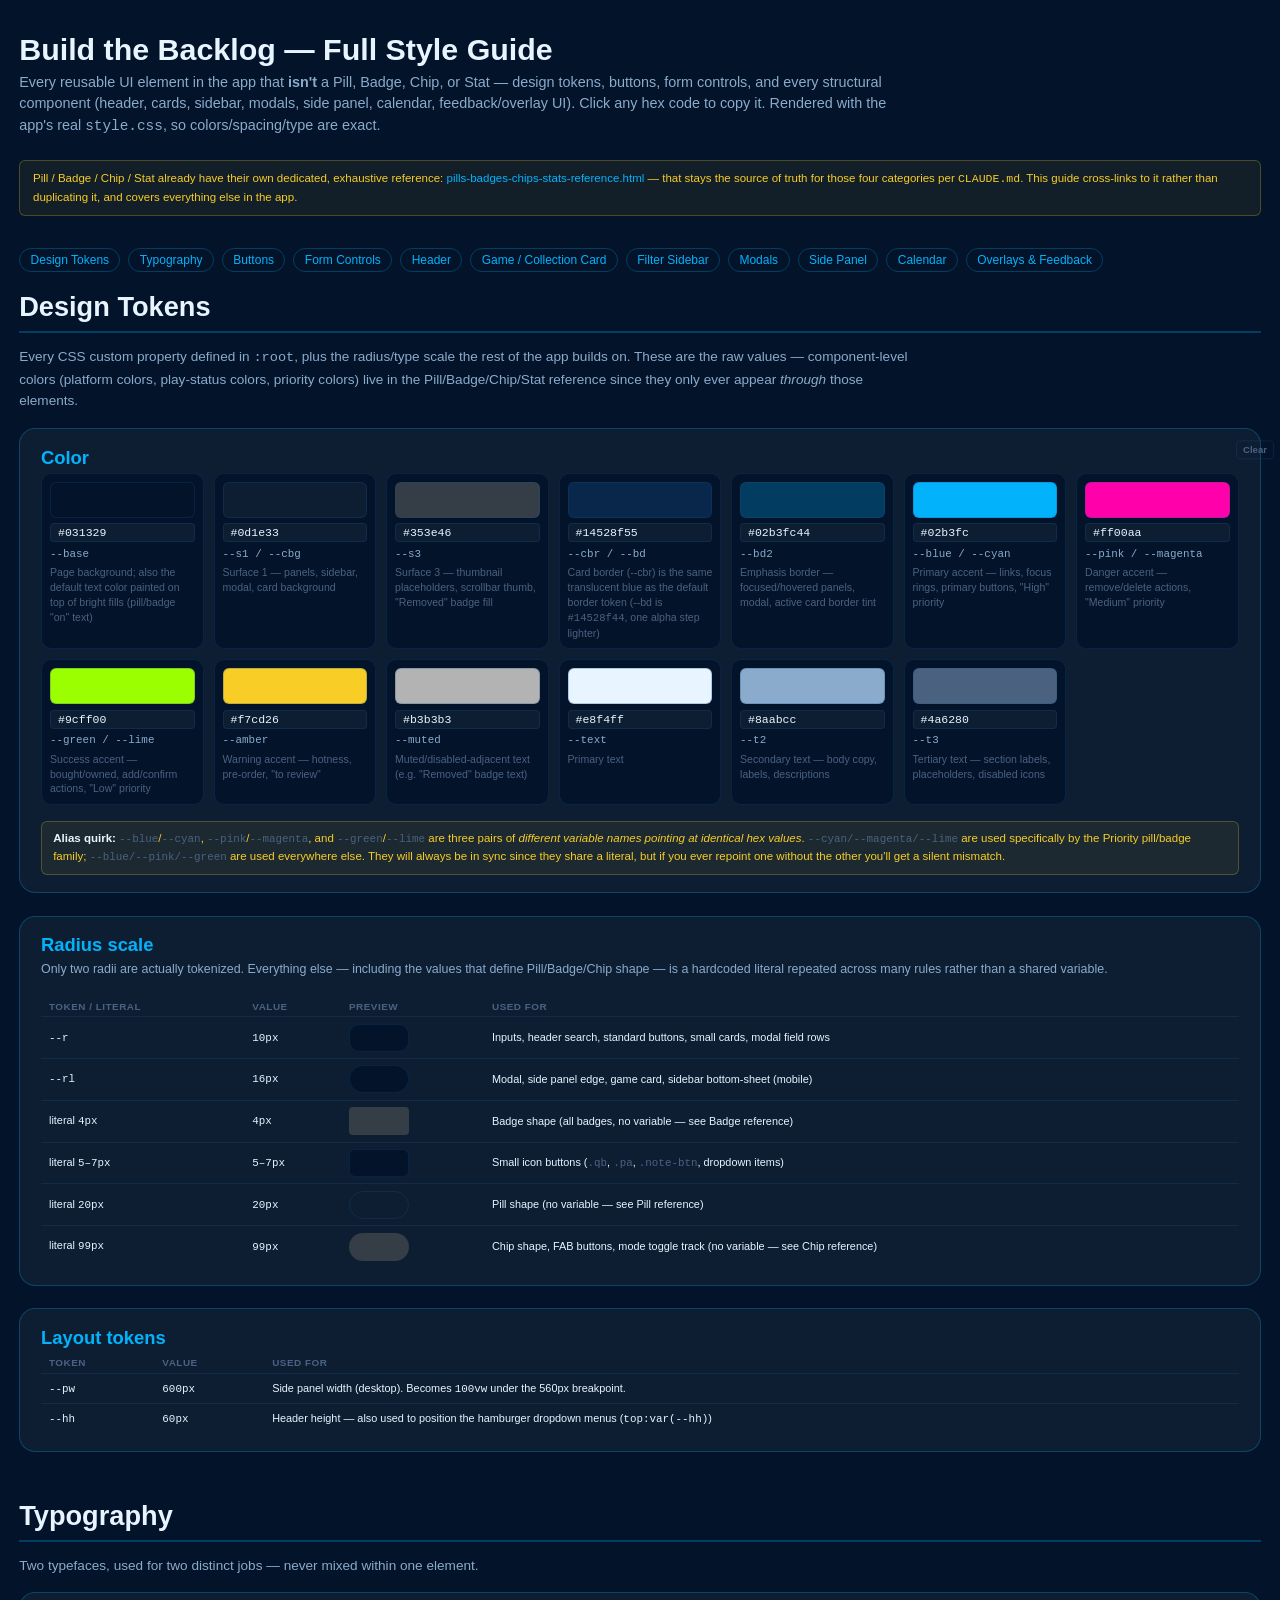
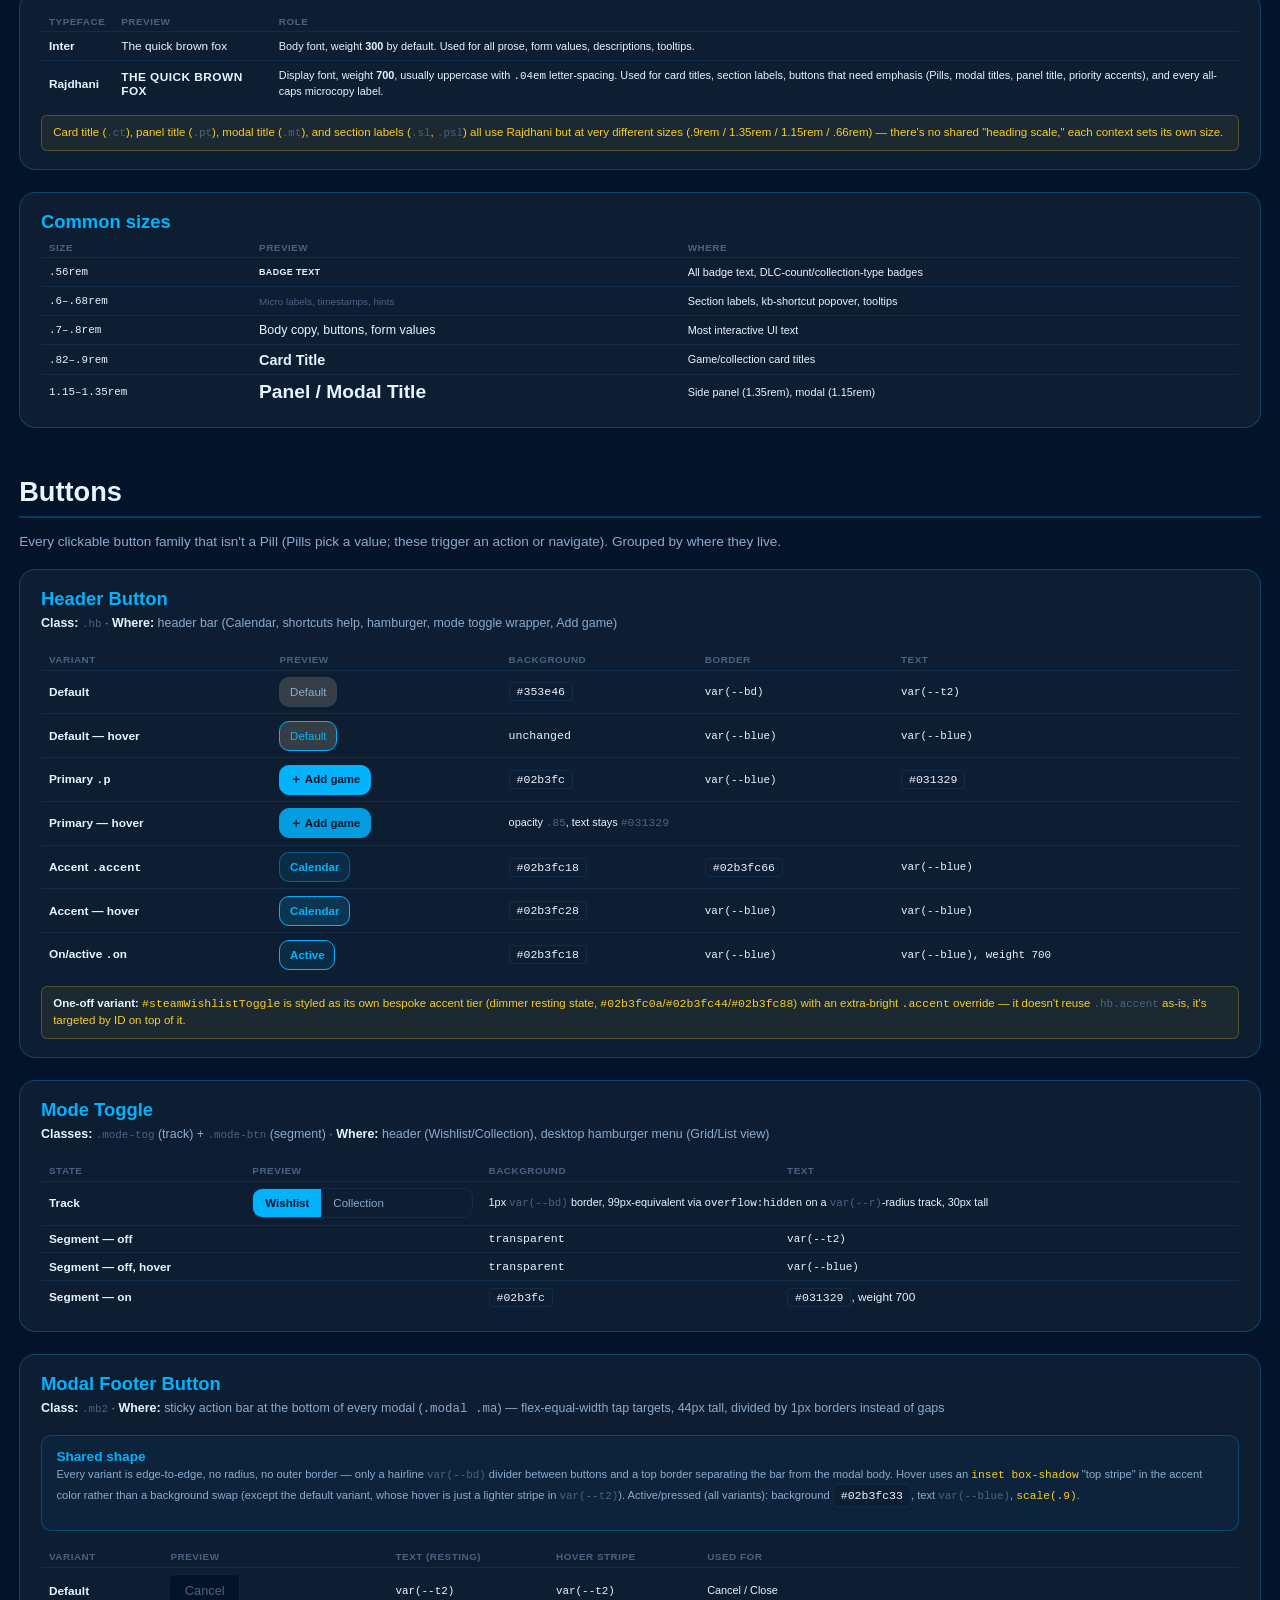
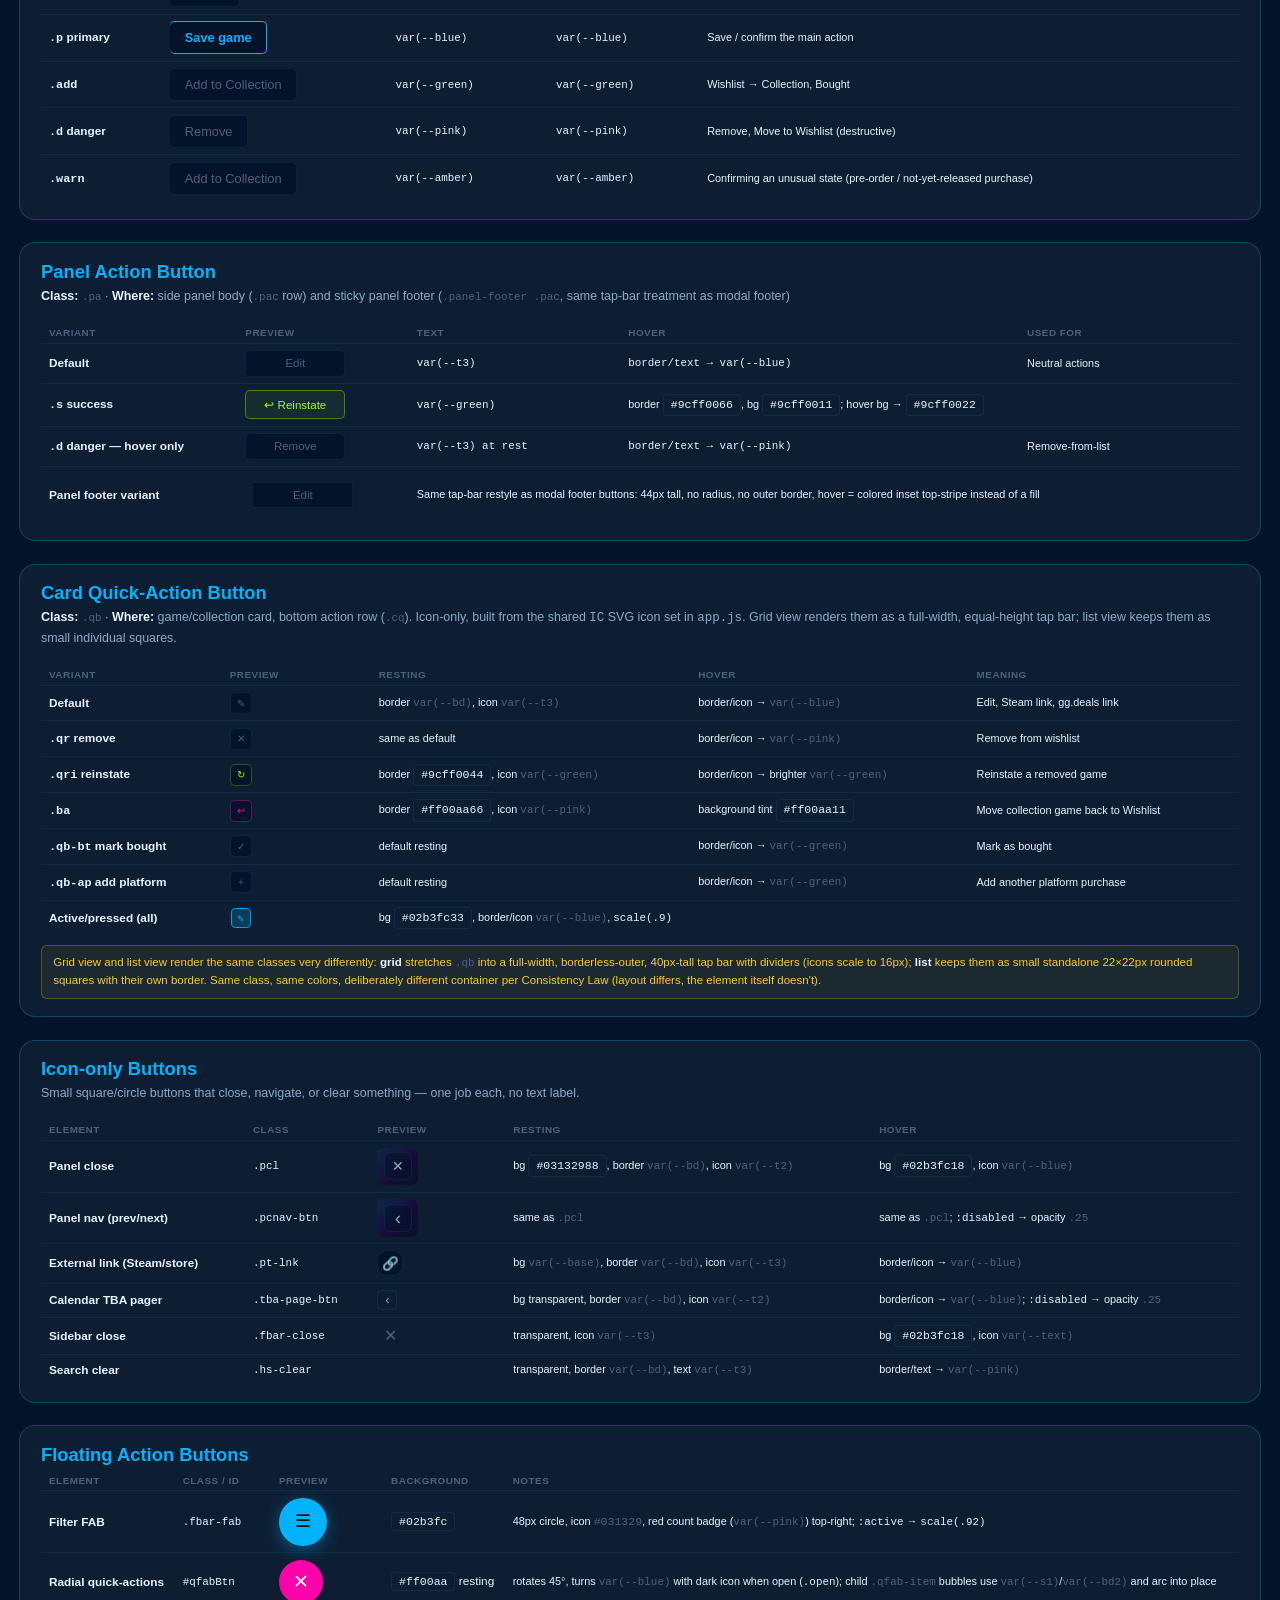
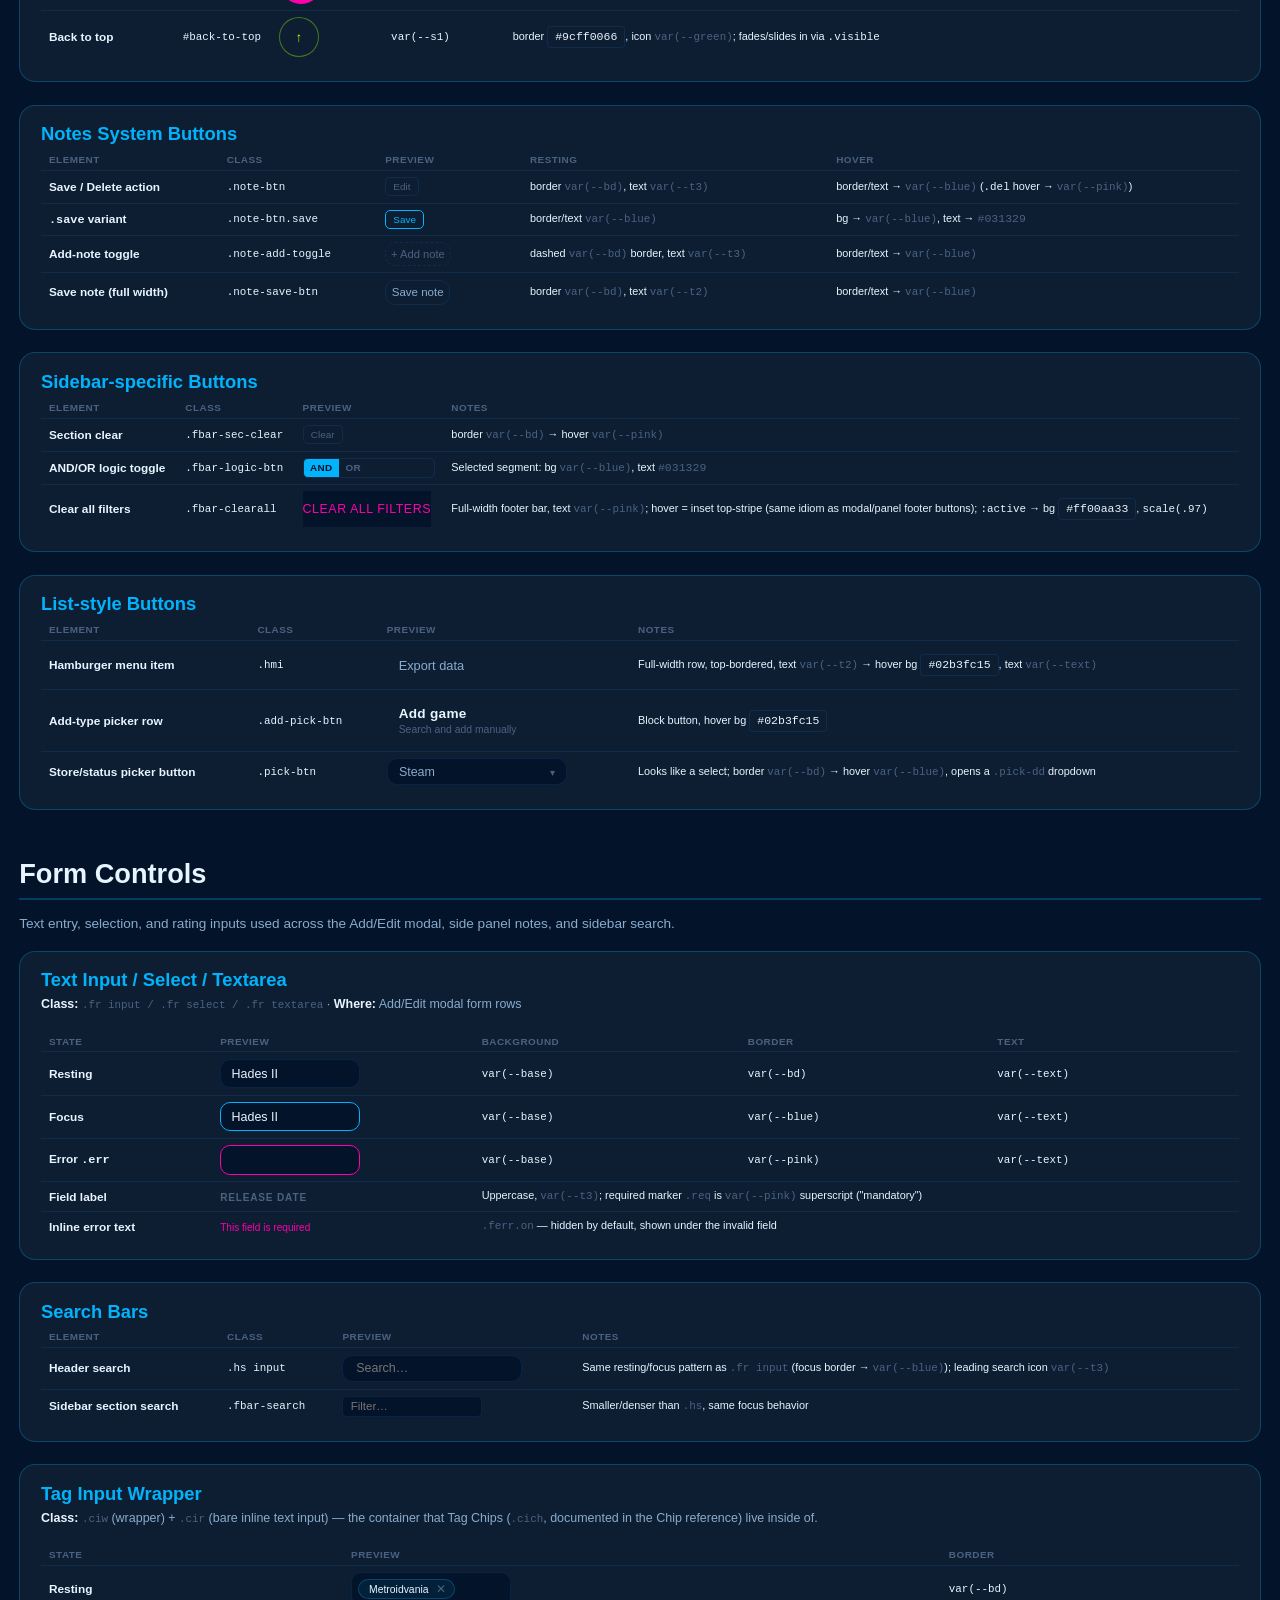
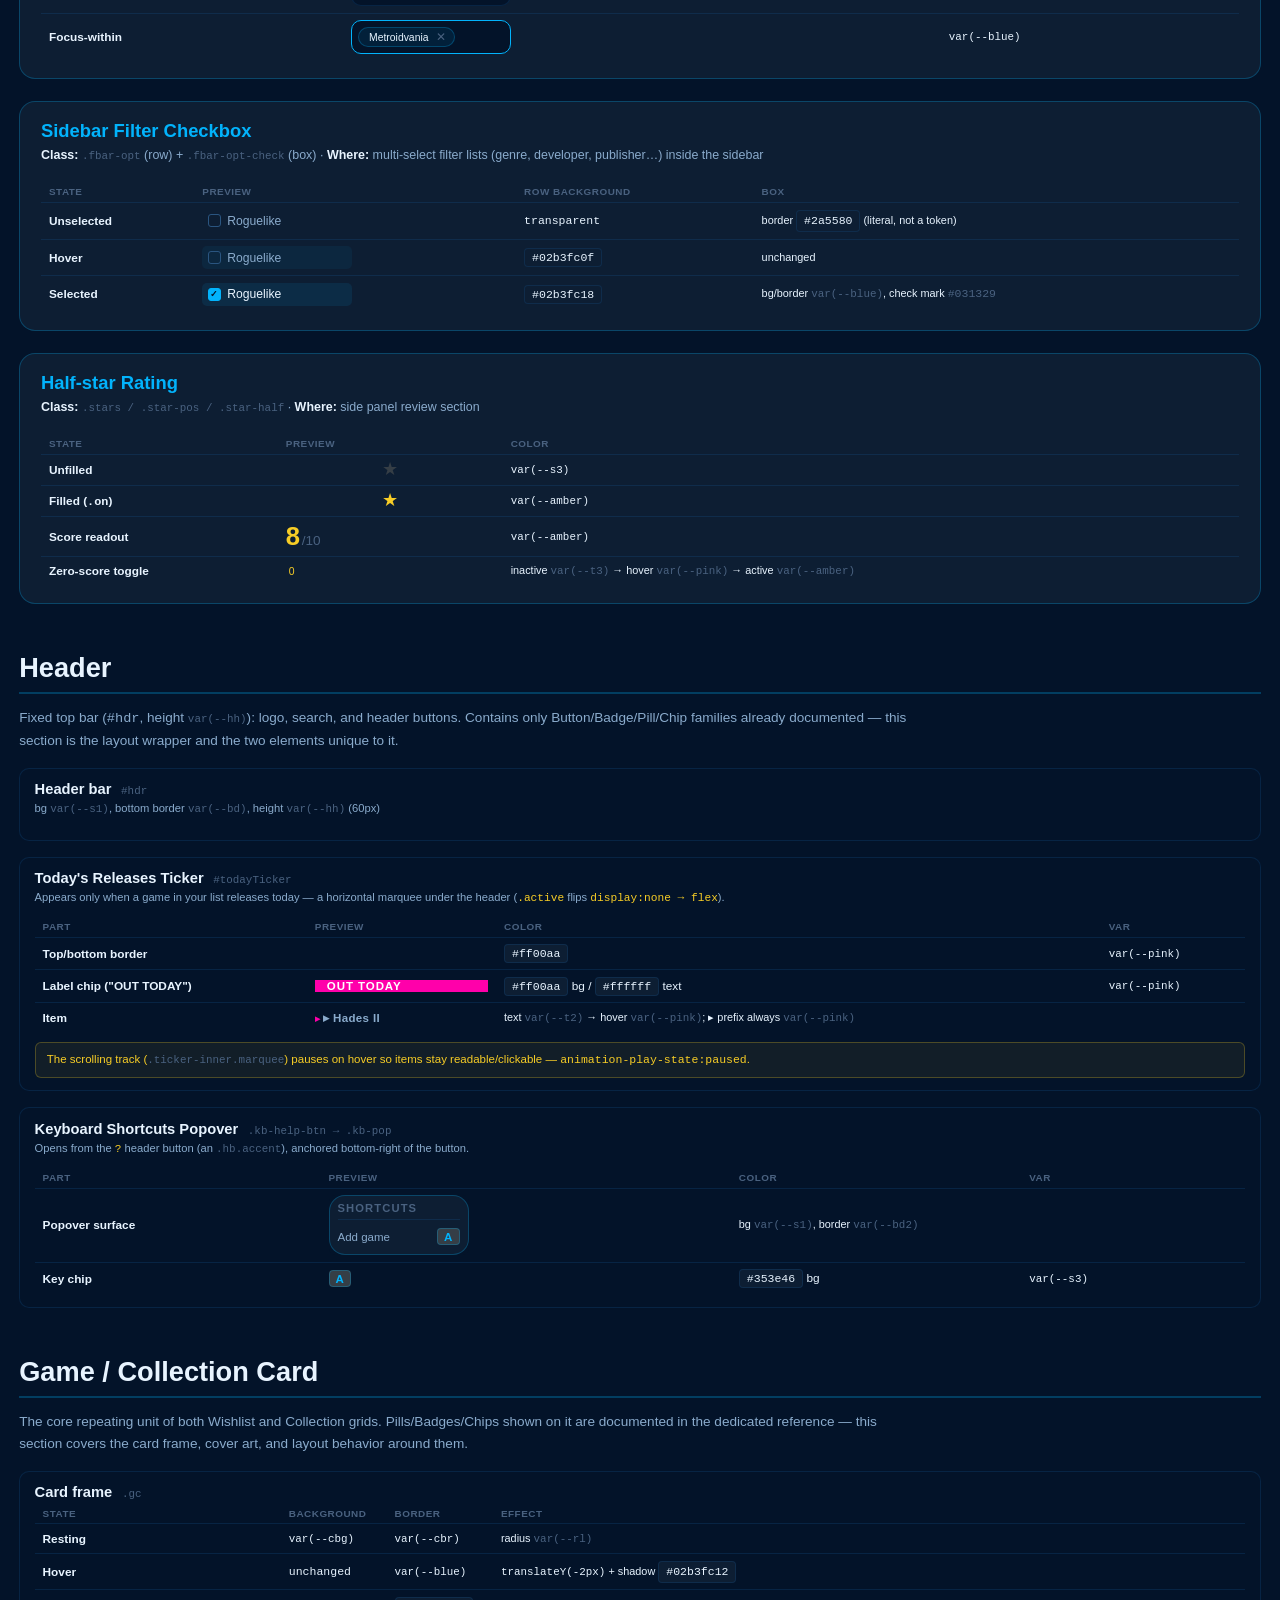
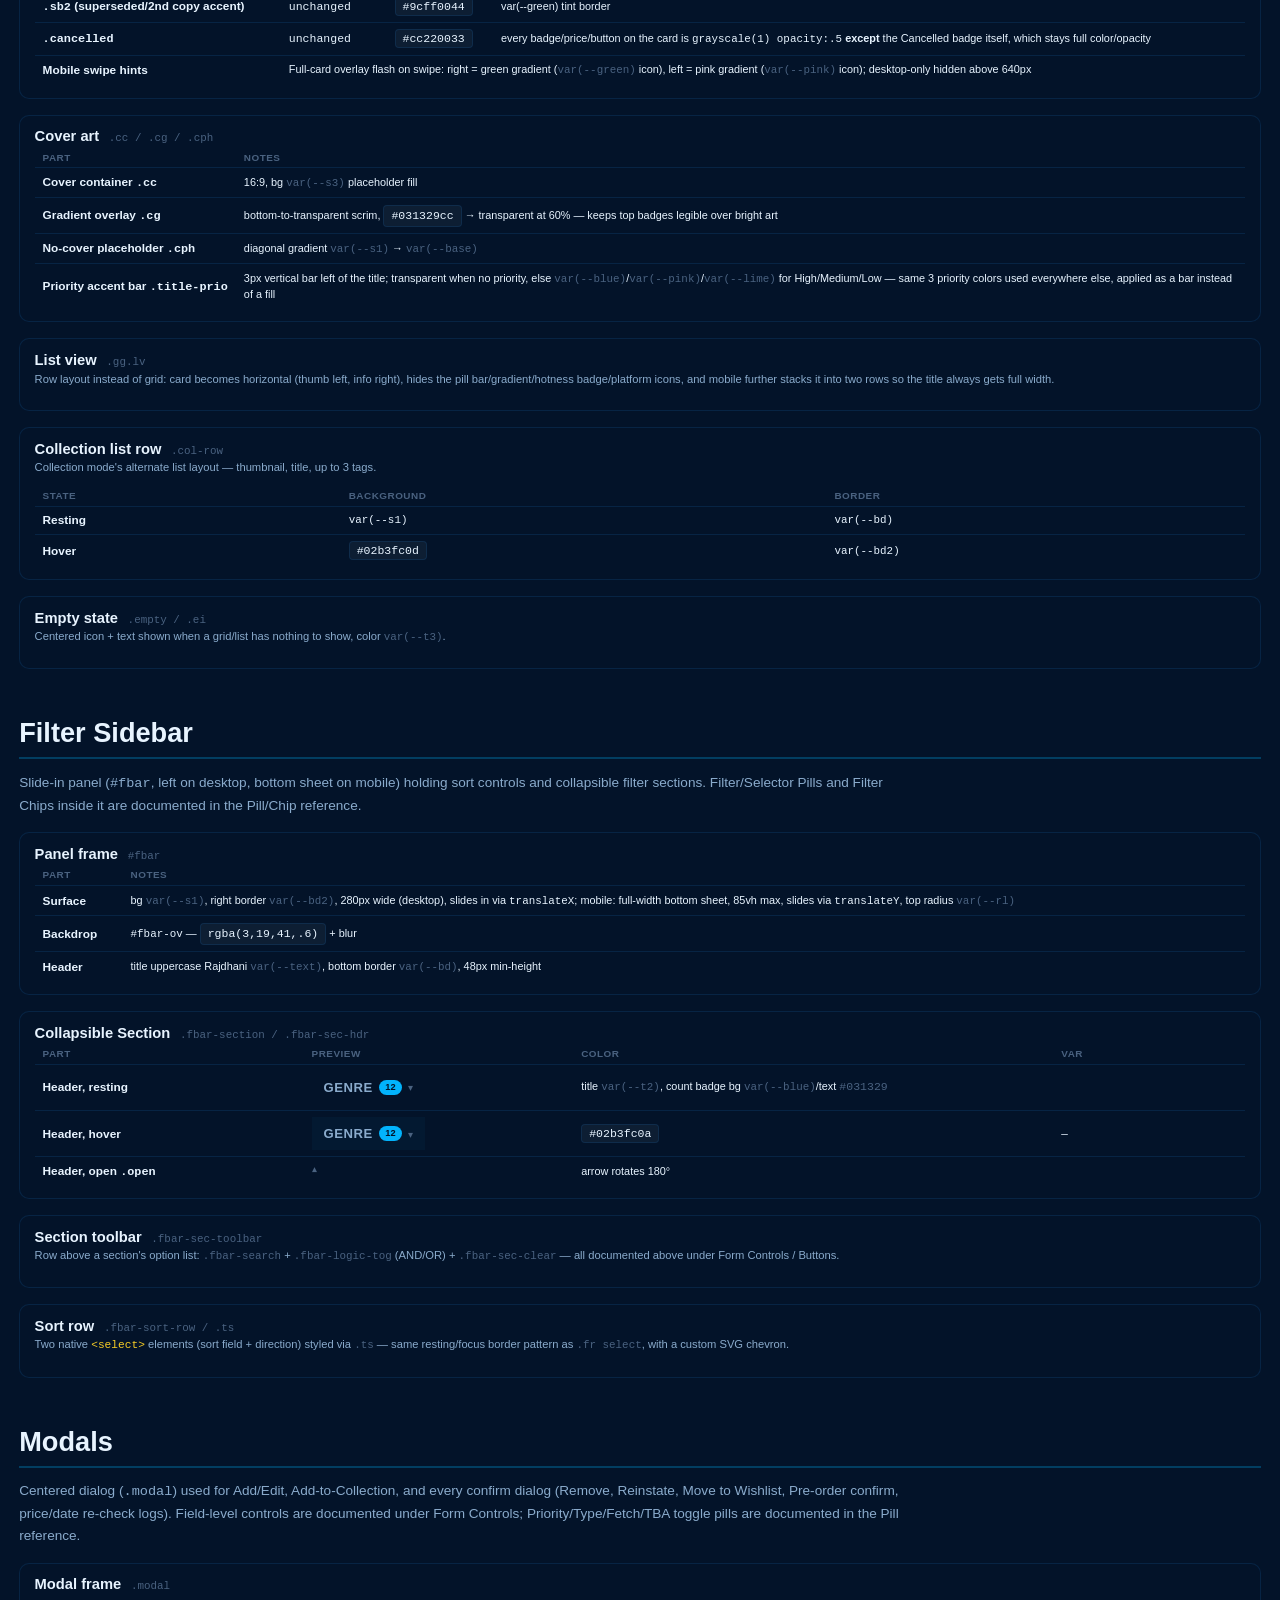
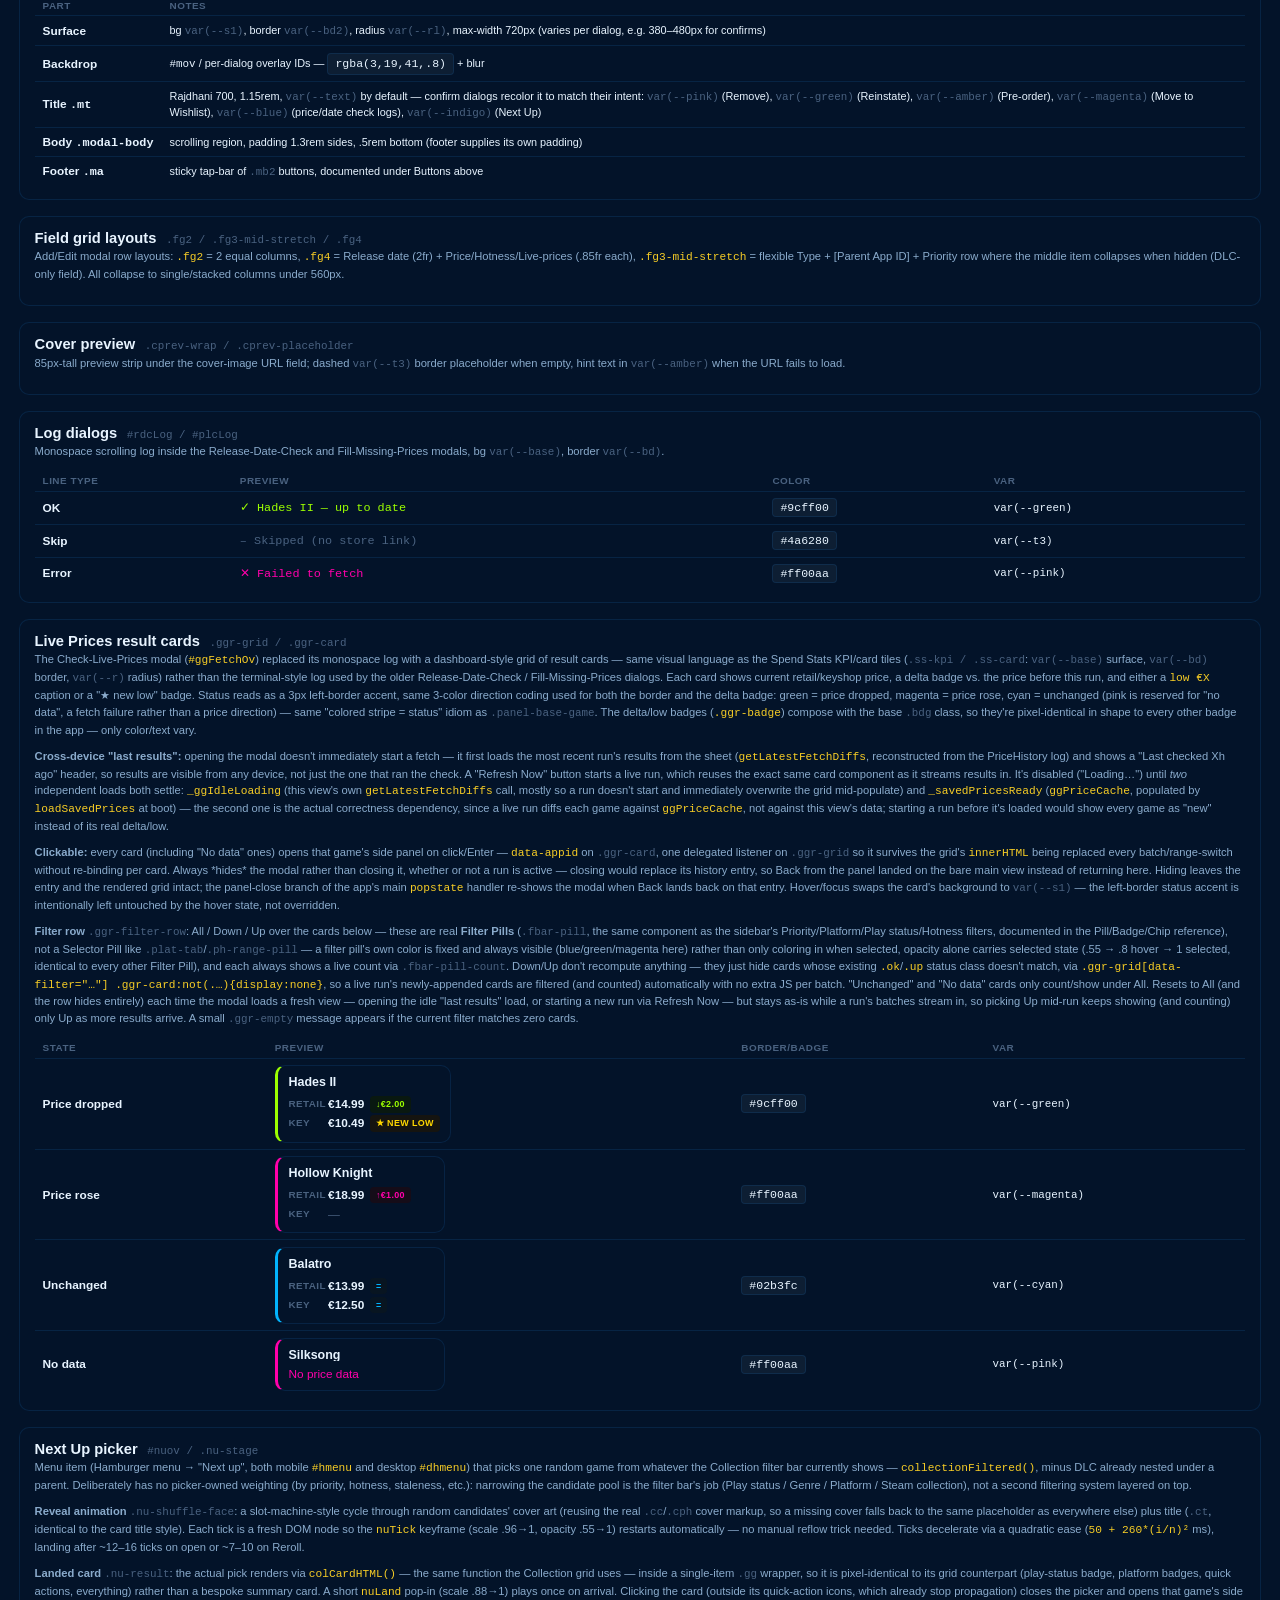
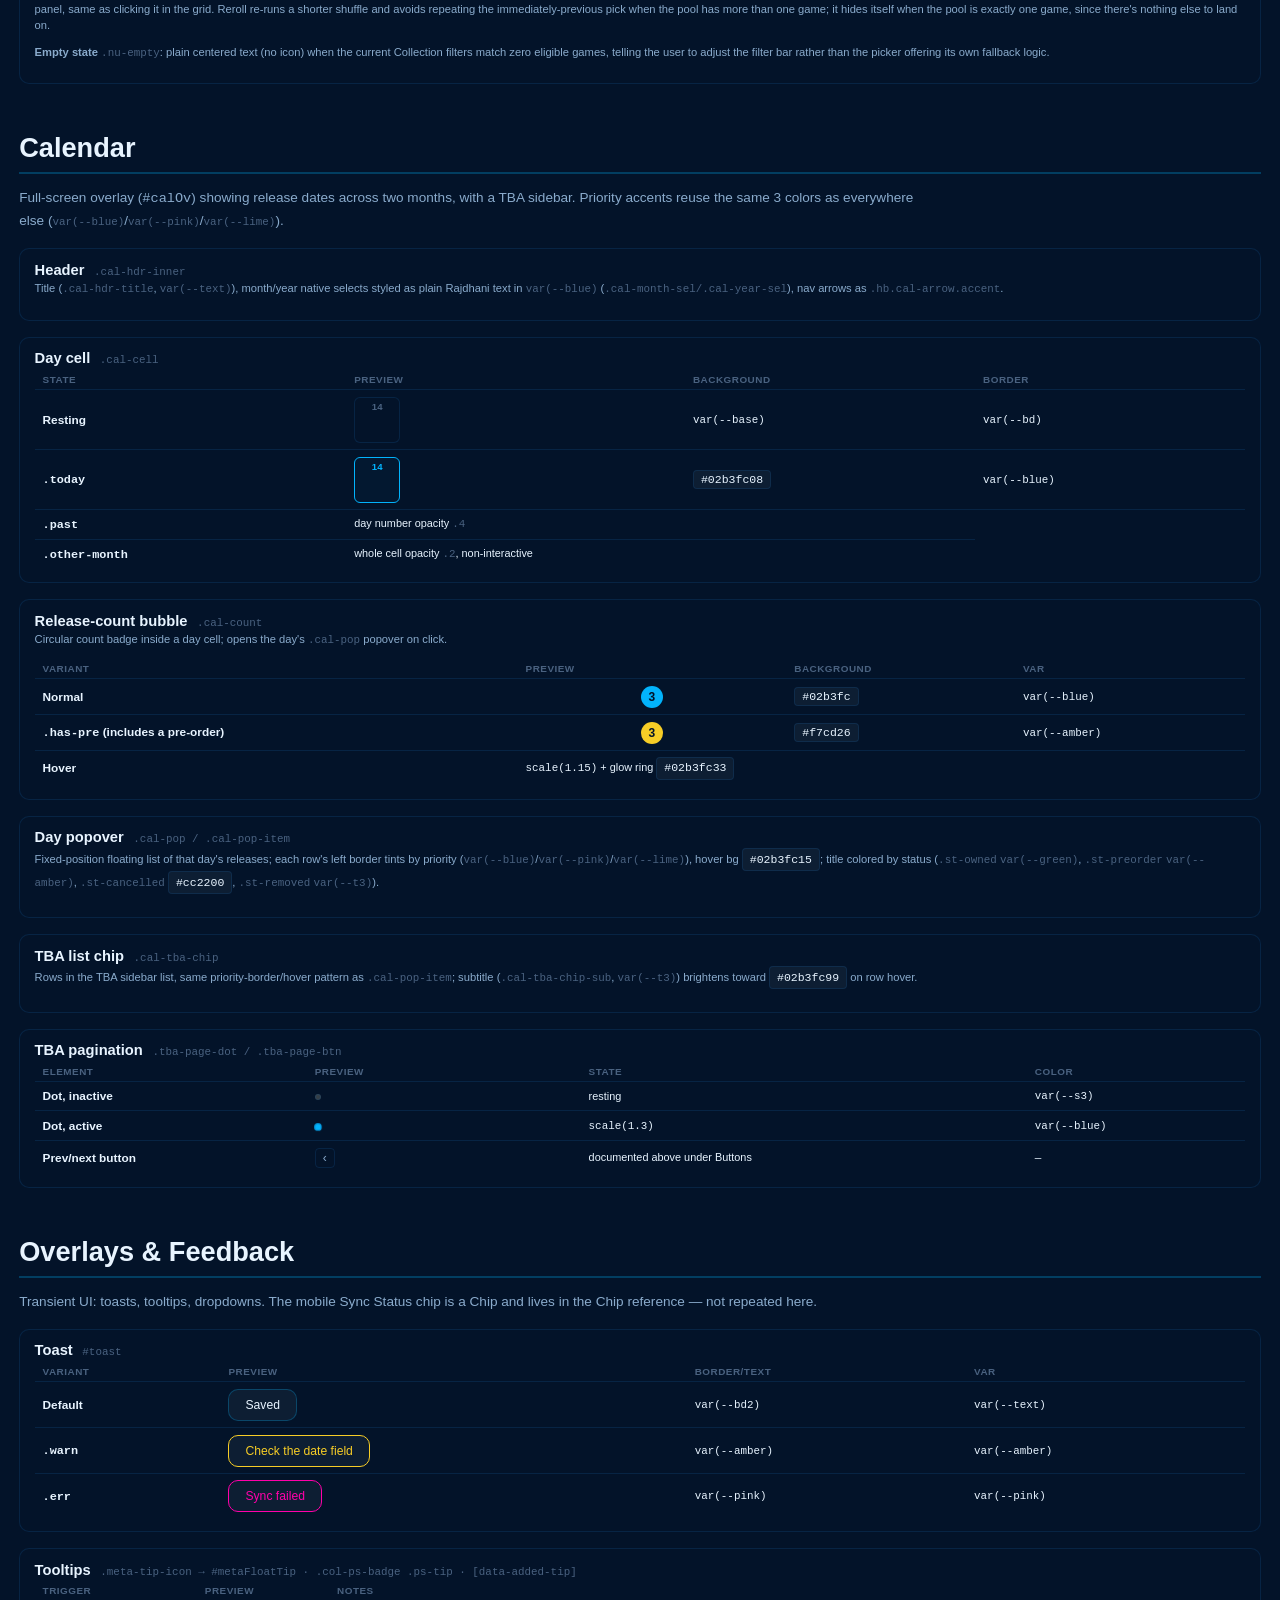
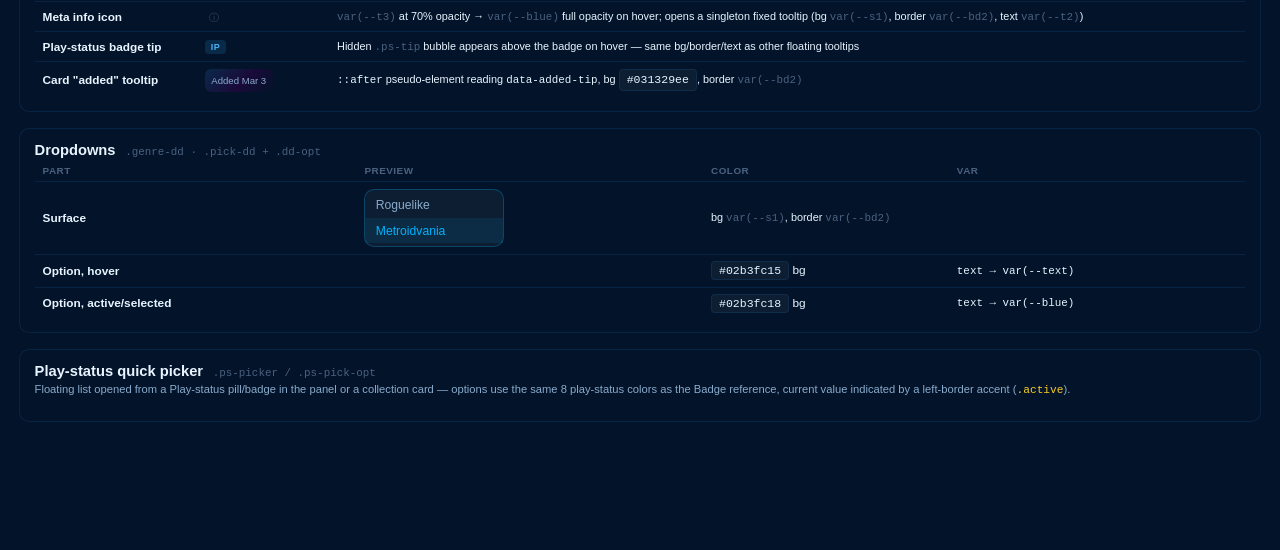
<file: reviews/style-guide.html>
<!DOCTYPE html>
<html lang="en">
<head>
<meta charset="UTF-8">
<title>Build the Backlog — Full Style Guide</title>
<link rel="stylesheet" href="../style.css">
<style>
.audit-wrap{max-width:1280px;margin:0 auto;padding:2rem 1.2rem 6rem;font-family:'Inter',sans-serif}
.audit-h1{font-family:'Rajdhani',sans-serif;font-size:1.9rem;font-weight:700;color:var(--text);margin-bottom:.3rem}
.audit-sub{color:var(--t2);font-size:.9rem;margin-bottom:1.4rem;max-width:900px;line-height:1.5}
.audit-toc{display:flex;gap:.5rem;flex-wrap:wrap;margin-bottom:1.2rem;font-size:.75rem}
.audit-toc a{color:var(--blue);border:1px solid var(--bd2);border-radius:99px;padding:.25rem .65rem}
.audit-note{font-size:.72rem;color:var(--amber);background:#f7cd2610;border:1px solid #f7cd2640;border-radius:6px;padding:.5rem .8rem;margin-bottom:2rem;line-height:1.6}
.audit-note a{color:var(--blue)}

.type-sec{margin-bottom:3rem}
.type-hdr{display:flex;align-items:baseline;gap:.8rem;border-bottom:2px solid var(--bd2);padding-bottom:.5rem;margin-bottom:.8rem}
.type-hdr h2{font-family:'Rajdhani',sans-serif;font-size:1.7rem;font-weight:700;color:var(--text)}
.type-desc{color:var(--t2);font-size:.85rem;line-height:1.6;max-width:900px;margin-bottom:1rem}
.type-diff{background:var(--s1);border:1px solid var(--bd2);border-radius:var(--r);padding:.8rem 1rem;margin-bottom:1.2rem;font-size:.8rem;color:var(--t2);line-height:1.6}
.type-diff b{color:var(--text)}
.type-where{font-size:.78rem;color:var(--t3);margin-bottom:1.6rem}

.subcat{background:var(--s1);border:1px solid var(--bd2);border-radius:var(--rl);padding:1.1rem 1.3rem;margin-bottom:1.4rem}
.subcat-title{font-family:'Rajdhani',sans-serif;font-size:1.15rem;font-weight:700;color:var(--blue);margin-bottom:.25rem}
.subcat-why{font-size:.78rem;color:var(--t2);line-height:1.55;margin-bottom:1rem}
.subcat-why b{color:var(--text)}

.states-block{background:#02b3fc0a;border:1px solid var(--bd2);border-radius:var(--r);padding:.8rem .9rem;margin-bottom:1rem}
.states-hdr{font-family:'Rajdhani',sans-serif;font-weight:700;font-size:.85rem;color:var(--blue);margin-bottom:.15rem}
.states-note{font-size:.7rem;color:var(--t2);margin-bottom:.6rem;line-height:1.5}
.states-note code{color:var(--amber)}

.el-block{background:var(--base);border:1px solid var(--bd);border-radius:var(--r);padding:.8rem .9rem;margin-bottom:1rem}
.el-block:last-child{margin-bottom:0}
.el-hdr{display:flex;align-items:baseline;gap:.6rem;flex-wrap:wrap;margin-bottom:.15rem}
.el-hdr-name{font-family:'Rajdhani',sans-serif;font-weight:700;font-size:.92rem;color:var(--text)}
.el-hdr-class{font-family:monospace;font-size:.68rem;color:var(--t3)}
.el-hdr-usage{font-size:.7rem;color:var(--t2);margin-bottom:.6rem;line-height:1.5}
.el-hdr-usage code{color:var(--amber)}

.v-table{width:100%;border-collapse:collapse;font-size:.74rem}
.v-table th{text-align:left;color:var(--t3);font-family:'Rajdhani',sans-serif;font-size:.62rem;letter-spacing:.05em;
  text-transform:uppercase;padding:.3rem .5rem;border-bottom:1px solid var(--bd)}
.v-table td{padding:.4rem .5rem;border-bottom:1px solid var(--bd);color:var(--text);vertical-align:middle}
.v-table tr:last-child td{border-bottom:none}
.v-name{font-weight:600;white-space:nowrap}
.v-preview{min-width:110px}

.hexcopy{font-family:monospace;font-size:.72rem;color:var(--text);background:var(--s1);border:1px solid var(--bd);
  border-radius:4px;padding:2px 7px;cursor:pointer;transition:all .12s;white-space:nowrap;display:inline-block}
.hexcopy:hover{border-color:var(--blue);color:var(--blue)}
.hexcopy.copied{border-color:var(--green);color:var(--green);background:#9cff0015}
.hexdash{color:var(--t3);font-family:monospace;font-size:.72rem}
.varname{font-family:monospace;font-size:.68rem;color:var(--t3)}
.v-note{font-size:.68rem;color:var(--t2);line-height:1.4}

.on-cover{background:linear-gradient(135deg,#0a2a4a,#1a0a3a 55%,#031329);border-radius:6px;padding:.3rem .4rem;display:inline-block}
.on-panel{background:var(--s1);border-radius:6px;padding:.5rem;display:inline-block}
.on-base{background:var(--base);border-radius:6px;padding:.5rem;display:inline-block}

/* token swatch */
.tok-grid{display:grid;grid-template-columns:repeat(auto-fill,minmax(150px,1fr));gap:.6rem;margin-bottom:1rem}
.tok-card{background:var(--base);border:1px solid var(--bd);border-radius:var(--r);padding:.5rem;display:flex;flex-direction:column;gap:.35rem}
.tok-swatch{height:36px;border-radius:6px;border:1px solid var(--bd)}
.tok-name{font-family:monospace;font-size:.68rem;color:var(--t2)}
.tok-role{font-size:.66rem;color:var(--t3);line-height:1.4}

.quirk{font-size:.72rem;color:var(--amber);background:#f7cd2610;border:1px solid #f7cd2640;border-radius:6px;padding:.5rem .7rem;margin-top:.6rem;line-height:1.55}
.quirk b{color:var(--text)}
</style>
</head>
<body style="overflow:auto;height:auto;display:block">
<div class="audit-wrap">
  <h1 class="audit-h1">Build the Backlog — Full Style Guide</h1>
  <p class="audit-sub">Every reusable UI element in the app that <b>isn't</b> a Pill, Badge, Chip, or Stat — design tokens, buttons, form controls, and every structural component (header, cards, sidebar, modals, side panel, calendar, feedback/overlay UI). Click any hex code to copy it. Rendered with the app's real <code>style.css</code>, so colors/spacing/type are exact.</p>

  <div class="audit-note">Pill / Badge / Chip / Stat already have their own dedicated, exhaustive reference: <a href="pills-badges-chips-stats-reference.html">pills-badges-chips-stats-reference.html</a> — that stays the source of truth for those four categories per <code>CLAUDE.md</code>. This guide cross-links to it rather than duplicating it, and covers everything else in the app.</div>

  <div class="audit-toc">
    <a href="#tokens">Design Tokens</a><a href="#typography">Typography</a><a href="#buttons">Buttons</a>
    <a href="#forms">Form Controls</a><a href="#header">Header</a><a href="#card">Game / Collection Card</a>
    <a href="#sidebar">Filter Sidebar</a><a href="#modal">Modals</a><a href="#panel">Side Panel</a>
    <a href="#calendar">Calendar</a><a href="#feedback">Overlays &amp; Feedback</a>
  </div>

  <!-- ══════════════════════ DESIGN TOKENS ══════════════════════ -->
  <div class="type-sec" id="tokens">
    <div class="type-hdr"><h2>Design Tokens</h2></div>
    <p class="type-desc">Every CSS custom property defined in <code>:root</code>, plus the radius/type scale the rest of the app builds on. These are the raw values — component-level colors (platform colors, play-status colors, priority colors) live in the Pill/Badge/Chip/Stat reference since they only ever appear <i>through</i> those elements.</p>

    <div class="subcat">
      <div class="subcat-title">Color</div>
      <div class="tok-grid">
        <div class="tok-card"><div class="tok-swatch" style="background:#031329"></div><span class="hexcopy" onclick="copyHex(this,'#031329')">#031329</span><span class="tok-name">--base</span><span class="tok-role">Page background; also the default text color painted on top of bright fills (pill/badge "on" text)</span></div>
        <div class="tok-card"><div class="tok-swatch" style="background:#0d1e33"></div><span class="hexcopy" onclick="copyHex(this,'#0d1e33')">#0d1e33</span><span class="tok-name">--s1 / --cbg</span><span class="tok-role">Surface 1 — panels, sidebar, modal, card background</span></div>
        <div class="tok-card"><div class="tok-swatch" style="background:#353e46"></div><span class="hexcopy" onclick="copyHex(this,'#353e46')">#353e46</span><span class="tok-name">--s3</span><span class="tok-role">Surface 3 — thumbnail placeholders, scrollbar thumb, "Removed" badge fill</span></div>
        <div class="tok-card"><div class="tok-swatch" style="background:#14528f55"></div><span class="hexcopy" onclick="copyHex(this,'#14528f55')">#14528f55</span><span class="tok-name">--cbr / --bd</span><span class="tok-role">Card border (--cbr) is the same translucent blue as the default border token (--bd is <code>#14528f44</code>, one alpha step lighter)</span></div>
        <div class="tok-card"><div class="tok-swatch" style="background:#02b3fc44"></div><span class="hexcopy" onclick="copyHex(this,'#02b3fc44')">#02b3fc44</span><span class="tok-name">--bd2</span><span class="tok-role">Emphasis border — focused/hovered panels, modal, active card border tint</span></div>
        <div class="tok-card"><div class="tok-swatch" style="background:#02b3fc"></div><span class="hexcopy" onclick="copyHex(this,'#02b3fc')">#02b3fc</span><span class="tok-name">--blue / --cyan</span><span class="tok-role">Primary accent — links, focus rings, primary buttons, "High" priority</span></div>
        <div class="tok-card"><div class="tok-swatch" style="background:#ff00aa"></div><span class="hexcopy" onclick="copyHex(this,'#ff00aa')">#ff00aa</span><span class="tok-name">--pink / --magenta</span><span class="tok-role">Danger accent — remove/delete actions, "Medium" priority</span></div>
        <div class="tok-card"><div class="tok-swatch" style="background:#9cff00"></div><span class="hexcopy" onclick="copyHex(this,'#9cff00')">#9cff00</span><span class="tok-name">--green / --lime</span><span class="tok-role">Success accent — bought/owned, add/confirm actions, "Low" priority</span></div>
        <div class="tok-card"><div class="tok-swatch" style="background:#f7cd26"></div><span class="hexcopy" onclick="copyHex(this,'#f7cd26')">#f7cd26</span><span class="tok-name">--amber</span><span class="tok-role">Warning accent — hotness, pre-order, "to review"</span></div>
        <div class="tok-card"><div class="tok-swatch" style="background:#b3b3b3"></div><span class="hexcopy" onclick="copyHex(this,'#b3b3b3')">#b3b3b3</span><span class="tok-name">--muted</span><span class="tok-role">Muted/disabled-adjacent text (e.g. "Removed" badge text)</span></div>
        <div class="tok-card"><div class="tok-swatch" style="background:#e8f4ff"></div><span class="hexcopy" onclick="copyHex(this,'#e8f4ff')">#e8f4ff</span><span class="tok-name">--text</span><span class="tok-role">Primary text</span></div>
        <div class="tok-card"><div class="tok-swatch" style="background:#8aabcc"></div><span class="hexcopy" onclick="copyHex(this,'#8aabcc')">#8aabcc</span><span class="tok-name">--t2</span><span class="tok-role">Secondary text — body copy, labels, descriptions</span></div>
        <div class="tok-card"><div class="tok-swatch" style="background:#4a6280"></div><span class="hexcopy" onclick="copyHex(this,'#4a6280')">#4a6280</span><span class="tok-name">--t3</span><span class="tok-role">Tertiary text — section labels, placeholders, disabled icons</span></div>
      </div>
      <div class="quirk"><b>Alias quirk:</b> <span class="varname">--blue</span>/<span class="varname">--cyan</span>, <span class="varname">--pink</span>/<span class="varname">--magenta</span>, and <span class="varname">--green</span>/<span class="varname">--lime</span> are three pairs of <i>different variable names pointing at identical hex values</i>. <span class="varname">--cyan/--magenta/--lime</span> are used specifically by the Priority pill/badge family; <span class="varname">--blue/--pink/--green</span> are used everywhere else. They will always be in sync since they share a literal, but if you ever repoint one without the other you'll get a silent mismatch.</div>
    </div>

    <div class="subcat">
      <div class="subcat-title">Radius scale</div>
      <div class="subcat-why">Only two radii are actually tokenized. Everything else — including the values that define Pill/Badge/Chip shape — is a hardcoded literal repeated across many rules rather than a shared variable.</div>
      <table class="v-table">
        <tr><th>Token / literal</th><th>Value</th><th>Preview</th><th>Used for</th></tr>
        <tr><td class="varname">--r</td><td class="varname">10px</td><td><div style="width:60px;height:28px;background:var(--base);border:1px solid var(--bd);border-radius:var(--r)"></div></td><td class="v-note">Inputs, header search, standard buttons, small cards, modal field rows</td></tr>
        <tr><td class="varname">--rl</td><td class="varname">16px</td><td><div style="width:60px;height:28px;background:var(--base);border:1px solid var(--bd);border-radius:var(--rl)"></div></td><td class="v-note">Modal, side panel edge, game card, sidebar bottom-sheet (mobile)</td></tr>
        <tr><td class="v-note">literal <code>4px</code></td><td class="varname">4px</td><td><div style="width:60px;height:28px;background:var(--s3);border-radius:4px"></div></td><td class="v-note">Badge shape (all badges, no variable — see Badge reference)</td></tr>
        <tr><td class="v-note">literal <code>5–7px</code></td><td class="varname">5–7px</td><td><div style="width:60px;height:28px;background:var(--base);border:1px solid var(--bd);border-radius:6px"></div></td><td class="v-note">Small icon buttons (<span class="el-hdr-class">.qb</span>, <span class="el-hdr-class">.pa</span>, <span class="el-hdr-class">.note-btn</span>, dropdown items)</td></tr>
        <tr><td class="v-note">literal <code>20px</code></td><td class="varname">20px</td><td><div style="width:60px;height:28px;background:transparent;border:1.5px solid var(--bd);border-radius:20px"></div></td><td class="v-note">Pill shape (no variable — see Pill reference)</td></tr>
        <tr><td class="v-note">literal <code>99px</code></td><td class="varname">99px</td><td><div style="width:60px;height:28px;background:var(--s3);border-radius:99px"></div></td><td class="v-note">Chip shape, FAB buttons, mode toggle track (no variable — see Chip reference)</td></tr>
      </table>
    </div>

    <div class="subcat">
      <div class="subcat-title">Layout tokens</div>
      <table class="v-table">
        <tr><th>Token</th><th>Value</th><th>Used for</th></tr>
        <tr><td class="varname">--pw</td><td class="varname">600px</td><td class="v-note">Side panel width (desktop). Becomes <code>100vw</code> under the 560px breakpoint.</td></tr>
        <tr><td class="varname">--hh</td><td class="varname">60px</td><td class="v-note">Header height — also used to position the hamburger dropdown menus (<code>top:var(--hh)</code>)</td></tr>
      </table>
    </div>
  </div>

  <!-- ══════════════════════ TYPOGRAPHY ══════════════════════ -->
  <div class="type-sec" id="typography">
    <div class="type-hdr"><h2>Typography</h2></div>
    <p class="type-desc">Two typefaces, used for two distinct jobs — never mixed within one element.</p>
    <div class="subcat">
      <table class="v-table">
        <tr><th>Typeface</th><th>Preview</th><th>Role</th></tr>
        <tr><td class="v-name">Inter</td><td style="font-family:'Inter',sans-serif;font-weight:300">The quick brown fox</td>
          <td class="v-note">Body font, weight <b>300</b> by default. Used for all prose, form values, descriptions, tooltips.</td></tr>
        <tr><td class="v-name">Rajdhani</td><td style="font-family:'Rajdhani',sans-serif;font-weight:700;text-transform:uppercase;letter-spacing:.04em">The quick brown fox</td>
          <td class="v-note">Display font, weight <b>700</b>, usually uppercase with <code>.04em</code> letter-spacing. Used for card titles, section labels, buttons that need emphasis (Pills, modal titles, panel title, priority accents), and every all-caps microcopy label.</td></tr>
      </table>
      <div class="quirk">Card title (<span class="el-hdr-class">.ct</span>), panel title (<span class="el-hdr-class">.pt</span>), modal title (<span class="el-hdr-class">.mt</span>), and section labels (<span class="el-hdr-class">.sl</span>, <span class="el-hdr-class">.psl</span>) all use Rajdhani but at very different sizes (.9rem / 1.35rem / 1.15rem / .66rem) — there's no shared "heading scale," each context sets its own size.</div>
    </div>
    <div class="subcat">
      <div class="subcat-title">Common sizes</div>
      <table class="v-table">
        <tr><th>Size</th><th>Preview</th><th>Where</th></tr>
        <tr><td class="varname">.56rem</td><td style="font-size:.56rem;font-weight:700;text-transform:uppercase;letter-spacing:.04em">BADGE TEXT</td><td class="v-note">All badge text, DLC-count/collection-type badges</td></tr>
        <tr><td class="varname">.6–.68rem</td><td style="font-size:.62rem;color:var(--t3)">Micro labels, timestamps, hints</td><td class="v-note">Section labels, kb-shortcut popover, tooltips</td></tr>
        <tr><td class="varname">.7–.8rem</td><td style="font-size:.78rem">Body copy, buttons, form values</td><td class="v-note">Most interactive UI text</td></tr>
        <tr><td class="varname">.82–.9rem</td><td style="font-family:'Rajdhani',sans-serif;font-weight:700;font-size:.9rem">Card Title</td><td class="v-note">Game/collection card titles</td></tr>
        <tr><td class="varname">1.15–1.35rem</td><td style="font-family:'Rajdhani',sans-serif;font-weight:700;font-size:1.2rem">Panel / Modal Title</td><td class="v-note">Side panel (1.35rem), modal (1.15rem)</td></tr>
      </table>
    </div>
  </div>

  <!-- ══════════════════════ BUTTONS ══════════════════════ -->
  <div class="type-sec" id="buttons">
    <div class="type-hdr"><h2>Buttons</h2></div>
    <p class="type-desc">Every clickable button family that isn't a Pill (Pills pick a value; these trigger an action or navigate). Grouped by where they live.</p>

    <div class="subcat">
      <div class="subcat-title">Header Button</div>
      <div class="subcat-why"><b>Class:</b> <span class="el-hdr-class">.hb</span> · <b>Where:</b> header bar (Calendar, shortcuts help, hamburger, mode toggle wrapper, Add game)</div>
      <table class="v-table">
        <tr><th>Variant</th><th>Preview</th><th>Background</th><th>Border</th><th>Text</th></tr>
        <tr><td class="v-name">Default</td><td class="v-preview"><button class="hb">Default</button></td>
          <td><span class="hexcopy" onclick="copyHex(this,'#353e46')">#353e46</span></td><td class="varname">var(--bd)</td><td class="varname">var(--t2)</td></tr>
        <tr><td class="v-name">Default — hover</td><td class="v-preview"><button class="hb" style="border-color:#02b3fc;color:#02b3fc">Default</button></td>
          <td class="hexdash">unchanged</td><td class="varname">var(--blue)</td><td class="varname">var(--blue)</td></tr>
        <tr><td class="v-name">Primary <code>.p</code></td><td class="v-preview"><button class="hb p">＋ Add game</button></td>
          <td><span class="hexcopy" onclick="copyHex(this,'#02b3fc')">#02b3fc</span></td><td class="varname">var(--blue)</td><td><span class="hexcopy" onclick="copyHex(this,'#031329')">#031329</span></td></tr>
        <tr><td class="v-name">Primary — hover</td><td class="v-preview"><button class="hb p" style="opacity:.85">＋ Add game</button></td>
          <td class="v-note" colspan="3">opacity <span class="varname">.85</span>, text stays <span class="hexdash">#031329</span></td></tr>
        <tr><td class="v-name">Accent <code>.accent</code></td><td class="v-preview"><button class="hb accent">Calendar</button></td>
          <td><span class="hexcopy" onclick="copyHex(this,'#02b3fc18')">#02b3fc18</span></td><td><span class="hexcopy" onclick="copyHex(this,'#02b3fc66')">#02b3fc66</span></td><td class="varname">var(--blue)</td></tr>
        <tr><td class="v-name">Accent — hover</td><td class="v-preview"><button class="hb accent" style="background:#02b3fc28;border-color:#02b3fc">Calendar</button></td>
          <td><span class="hexcopy" onclick="copyHex(this,'#02b3fc28')">#02b3fc28</span></td><td class="varname">var(--blue)</td><td class="varname">var(--blue)</td></tr>
        <tr><td class="v-name">On/active <code>.on</code></td><td class="v-preview"><button class="hb on">Active</button></td>
          <td><span class="hexcopy" onclick="copyHex(this,'#02b3fc18')">#02b3fc18</span></td><td class="varname">var(--blue)</td><td class="varname">var(--blue), weight 700</td></tr>
      </table>
      <div class="quirk"><b>One-off variant:</b> <code>#steamWishlistToggle</code> is styled as its own bespoke accent tier (dimmer resting state, <code>#02b3fc0a</code>/<code>#02b3fc44</code>/<code>#02b3fc88</code>) with an extra-bright <code>.accent</code> override — it doesn't reuse <span class="el-hdr-class">.hb.accent</span> as-is, it's targeted by ID on top of it.</div>
    </div>

    <div class="subcat">
      <div class="subcat-title">Mode Toggle</div>
      <div class="subcat-why"><b>Classes:</b> <span class="el-hdr-class">.mode-tog</span> (track) + <span class="el-hdr-class">.mode-btn</span> (segment) · <b>Where:</b> header (Wishlist/Collection), desktop hamburger menu (Grid/List view)</div>
      <table class="v-table">
        <tr><th>State</th><th>Preview</th><th>Background</th><th>Text</th></tr>
        <tr><td class="v-name">Track</td><td class="v-preview"><div class="mode-tog"><button class="mode-btn on">Wishlist</button><button class="mode-btn">Collection</button></div></td>
          <td class="v-note" colspan="2">1px <span class="varname">var(--bd)</span> border, 99px-equivalent via <code>overflow:hidden</code> on a <span class="varname">var(--r)</span>-radius track, 30px tall</td></tr>
        <tr><td class="v-name">Segment — off</td><td></td><td class="hexdash">transparent</td><td class="varname">var(--t2)</td></tr>
        <tr><td class="v-name">Segment — off, hover</td><td></td><td class="hexdash">transparent</td><td class="varname">var(--blue)</td></tr>
        <tr><td class="v-name">Segment — on</td><td></td><td><span class="hexcopy" onclick="copyHex(this,'#02b3fc')">#02b3fc</span></td><td><span class="hexcopy" onclick="copyHex(this,'#031329')">#031329</span>, weight 700</td></tr>
      </table>
    </div>

    <div class="subcat">
      <div class="subcat-title">Modal Footer Button</div>
      <div class="subcat-why"><b>Class:</b> <span class="el-hdr-class">.mb2</span> · <b>Where:</b> sticky action bar at the bottom of every modal (<code>.modal .ma</code>) — flex-equal-width tap targets, 44px tall, divided by 1px borders instead of gaps</div>
      <div class="states-block">
        <div class="states-hdr">Shared shape</div>
        <div class="states-note">Every variant is edge-to-edge, no radius, no outer border — only a hairline <span class="varname">var(--bd)</span> divider between buttons and a top border separating the bar from the modal body. Hover uses an <code>inset box-shadow</code> "top stripe" in the accent color rather than a background swap (except the default variant, whose hover is just a lighter stripe in <span class="varname">var(--t2)</span>). Active/pressed (all variants): background <span class="hexcopy" onclick="copyHex(this,'#02b3fc33')">#02b3fc33</span>, text <span class="varname">var(--blue)</span>, <code>scale(.9)</code>.</div>
      </div>
      <table class="v-table">
        <tr><th>Variant</th><th>Preview</th><th>Text (resting)</th><th>Hover stripe</th><th>Used for</th></tr>
        <tr><td class="v-name">Default</td><td class="v-preview"><button class="mb2" style="border-left:none">Cancel</button></td>
          <td class="varname">var(--t2)</td><td class="varname">var(--t2)</td><td class="v-note">Cancel / Close</td></tr>
        <tr><td class="v-name"><code>.p</code> primary</td><td class="v-preview"><button class="mb2 p" style="border-left:none">Save game</button></td>
          <td class="varname">var(--blue)</td><td class="varname">var(--blue)</td><td class="v-note">Save / confirm the main action</td></tr>
        <tr><td class="v-name"><code>.add</code></td><td class="v-preview"><button class="mb2 add" style="border-left:none">Add to Collection</button></td>
          <td class="varname">var(--green)</td><td class="varname">var(--green)</td><td class="v-note">Wishlist → Collection, Bought</td></tr>
        <tr><td class="v-name"><code>.d</code> danger</td><td class="v-preview"><button class="mb2 d" style="border-left:none">Remove</button></td>
          <td class="varname">var(--pink)</td><td class="varname">var(--pink)</td><td class="v-note">Remove, Move to Wishlist (destructive)</td></tr>
        <tr><td class="v-name"><code>.warn</code></td><td class="v-preview"><button class="mb2 warn" style="border-left:none">Add to Collection</button></td>
          <td class="varname">var(--amber)</td><td class="varname">var(--amber)</td><td class="v-note">Confirming an unusual state (pre-order / not-yet-released purchase)</td></tr>
      </table>
    </div>

    <div class="subcat">
      <div class="subcat-title">Panel Action Button</div>
      <div class="subcat-why"><b>Class:</b> <span class="el-hdr-class">.pa</span> · <b>Where:</b> side panel body (<span class="el-hdr-class">.pac</span> row) and sticky panel footer (<span class="el-hdr-class">.panel-footer .pac</span>, same tap-bar treatment as modal footer)</div>
      <table class="v-table">
        <tr><th>Variant</th><th>Preview</th><th>Text</th><th>Hover</th><th>Used for</th></tr>
        <tr><td class="v-name">Default</td><td class="v-preview"><button class="pa" style="flex:none">Edit</button></td>
          <td class="varname">var(--t3)</td><td class="varname">border/text → var(--blue)</td><td class="v-note">Neutral actions</td></tr>
        <tr><td class="v-name"><code>.s</code> success</td><td class="v-preview"><button class="pa s" style="flex:none">↩ Reinstate</button></td>
          <td class="varname">var(--green)</td><td class="v-note" colspan="2">border <span class="hexcopy" onclick="copyHex(this,'#9cff0066')">#9cff0066</span>, bg <span class="hexcopy" onclick="copyHex(this,'#9cff0011')">#9cff0011</span>; hover bg → <span class="hexcopy" onclick="copyHex(this,'#9cff0022')">#9cff0022</span></td></tr>
        <tr><td class="v-name"><code>.d</code> danger — hover only</td><td class="v-preview"><button class="pa d" style="flex:none">Remove</button></td>
          <td class="varname">var(--t3) at rest</td><td class="varname">border/text → var(--pink)</td><td class="v-note">Remove-from-list</td></tr>
        <tr><td class="v-name">Panel footer variant</td><td class="v-preview"><div class="on-panel"><button class="pa" style="border-radius:0;border-left:none">Edit</button></div></td>
          <td class="v-note" colspan="3">Same tap-bar restyle as modal footer buttons: 44px tall, no radius, no outer border, hover = colored inset top-stripe instead of a fill</td></tr>
      </table>
    </div>

    <div class="subcat">
      <div class="subcat-title">Card Quick-Action Button</div>
      <div class="subcat-why"><b>Class:</b> <span class="el-hdr-class">.qb</span> · <b>Where:</b> game/collection card, bottom action row (<span class="el-hdr-class">.cq</span>). Icon-only, built from the shared <code>IC</code> SVG icon set in <code>app.js</code>. Grid view renders them as a full-width, equal-height tap bar; list view keeps them as small individual squares.</div>
      <table class="v-table">
        <tr><th>Variant</th><th>Preview</th><th>Resting</th><th>Hover</th><th>Meaning</th></tr>
        <tr><td class="v-name">Default</td><td class="v-preview"><button class="qb" style="position:static">✎</button></td>
          <td class="v-note">border <span class="varname">var(--bd)</span>, icon <span class="varname">var(--t3)</span></td><td class="v-note">border/icon → <span class="varname">var(--blue)</span></td><td class="v-note">Edit, Steam link, gg.deals link</td></tr>
        <tr><td class="v-name"><code>.qr</code> remove</td><td class="v-preview"><button class="qb qr" style="position:static">✕</button></td>
          <td class="v-note">same as default</td><td class="v-note">border/icon → <span class="varname">var(--pink)</span></td><td class="v-note">Remove from wishlist</td></tr>
        <tr><td class="v-name"><code>.qri</code> reinstate</td><td class="v-preview"><button class="qb qri" style="position:static">↻</button></td>
          <td class="v-note">border <span class="hexcopy" onclick="copyHex(this,'#9cff0044')">#9cff0044</span>, icon <span class="varname">var(--green)</span></td><td class="v-note">border/icon → brighter <span class="varname">var(--green)</span></td><td class="v-note">Reinstate a removed game</td></tr>
        <tr><td class="v-name"><code>.ba</code></td><td class="v-preview"><button class="qb ba" style="position:static">↩</button></td>
          <td class="v-note">border <span class="hexcopy" onclick="copyHex(this,'#ff00aa66')">#ff00aa66</span>, icon <span class="varname">var(--pink)</span></td><td class="v-note">background tint <span class="hexcopy" onclick="copyHex(this,'#ff00aa11')">#ff00aa11</span></td><td class="v-note">Move collection game back to Wishlist</td></tr>
        <tr><td class="v-name"><code>.qb-bt</code> mark bought</td><td class="v-preview"><button class="qb qb-bt" style="position:static">✓</button></td>
          <td class="v-note">default resting</td><td class="v-note">border/icon → <span class="varname">var(--green)</span></td><td class="v-note">Mark as bought</td></tr>
        <tr><td class="v-name"><code>.qb-ap</code> add platform</td><td class="v-preview"><button class="qb qb-ap" style="position:static">＋</button></td>
          <td class="v-note">default resting</td><td class="v-note">border/icon → <span class="varname">var(--green)</span></td><td class="v-note">Add another platform purchase</td></tr>
        <tr><td class="v-name">Active/pressed (all)</td><td class="v-preview"><button class="qb" style="position:static;background:#02b3fc33;border-color:#02b3fc;color:#02b3fc;transform:scale(.9)">✎</button></td>
          <td class="v-note" colspan="3">bg <span class="hexcopy" onclick="copyHex(this,'#02b3fc33')">#02b3fc33</span>, border/icon <span class="varname">var(--blue)</span>, <code>scale(.9)</code></td></tr>
      </table>
      <div class="quirk">Grid view and list view render the same classes very differently: <b>grid</b> stretches <span class="el-hdr-class">.qb</span> into a full-width, borderless-outer, 40px-tall tap bar with dividers (icons scale to 16px); <b>list</b> keeps them as small standalone 22×22px rounded squares with their own border. Same class, same colors, deliberately different container per Consistency Law (layout differs, the element itself doesn't).</div>
    </div>

    <div class="subcat">
      <div class="subcat-title">Icon-only Buttons</div>
      <div class="subcat-why">Small square/circle buttons that close, navigate, or clear something — one job each, no text label.</div>
      <table class="v-table">
        <tr><th>Element</th><th>Class</th><th>Preview</th><th>Resting</th><th>Hover</th></tr>
        <tr><td class="v-name">Panel close</td><td class="el-hdr-class">.pcl</td><td class="v-preview"><div class="on-cover"><button class="pcl" style="position:static">✕</button></div></td>
          <td class="v-note">bg <span class="hexcopy" onclick="copyHex(this,'#03132988')">#03132988</span>, border <span class="varname">var(--bd)</span>, icon <span class="varname">var(--t2)</span></td>
          <td class="v-note">bg <span class="hexcopy" onclick="copyHex(this,'#02b3fc18')">#02b3fc18</span>, icon <span class="varname">var(--blue)</span></td></tr>
        <tr><td class="v-name">Panel nav (prev/next)</td><td class="el-hdr-class">.pcnav-btn</td><td class="v-preview"><div class="on-cover"><button class="pcnav-btn" style="position:static">‹</button></div></td>
          <td class="v-note">same as <span class="el-hdr-class">.pcl</span></td>
          <td class="v-note">same as <span class="el-hdr-class">.pcl</span>; <code>:disabled</code> → opacity <span class="varname">.25</span></td></tr>
        <tr><td class="v-name">External link (Steam/store)</td><td class="el-hdr-class">.pt-lnk</td><td class="v-preview"><button class="pt-lnk">🔗</button></td>
          <td class="v-note">bg <span class="varname">var(--base)</span>, border <span class="varname">var(--bd)</span>, icon <span class="varname">var(--t3)</span></td>
          <td class="v-note">border/icon → <span class="varname">var(--blue)</span></td></tr>
        <tr><td class="v-name">Calendar TBA pager</td><td class="el-hdr-class">.tba-page-btn</td><td class="v-preview"><button class="tba-page-btn">‹</button></td>
          <td class="v-note">bg transparent, border <span class="varname">var(--bd)</span>, icon <span class="varname">var(--t2)</span></td>
          <td class="v-note">border/icon → <span class="varname">var(--blue)</span>; <code>:disabled</code> → opacity <span class="varname">.25</span></td></tr>
        <tr><td class="v-name">Sidebar close</td><td class="el-hdr-class">.fbar-close</td><td class="v-preview"><button class="fbar-close">✕</button></td>
          <td class="v-note">transparent, icon <span class="varname">var(--t3)</span></td>
          <td class="v-note">bg <span class="hexcopy" onclick="copyHex(this,'#02b3fc18')">#02b3fc18</span>, icon <span class="varname">var(--text)</span></td></tr>
        <tr><td class="v-name">Search clear</td><td class="el-hdr-class">.hs-clear</td><td class="v-preview"><button class="hs-clear visible">Clear</button></td>
          <td class="v-note">transparent, border <span class="varname">var(--bd)</span>, text <span class="varname">var(--t3)</span></td>
          <td class="v-note">border/text → <span class="varname">var(--pink)</span></td></tr>
      </table>
    </div>

    <div class="subcat">
      <div class="subcat-title">Floating Action Buttons</div>
      <table class="v-table">
        <tr><th>Element</th><th>Class / ID</th><th>Preview</th><th>Background</th><th>Notes</th></tr>
        <tr><td class="v-name">Filter FAB</td><td class="el-hdr-class">.fbar-fab</td><td class="v-preview"><button class="fbar-fab" style="position:static">☰</button></td>
          <td><span class="hexcopy" onclick="copyHex(this,'#02b3fc')">#02b3fc</span></td><td class="v-note">48px circle, icon <span class="hexdash">#031329</span>, red count badge (<span class="varname">var(--pink)</span>) top-right; <code>:active</code> → <code>scale(.92)</code></td></tr>
        <tr><td class="v-name">Radial quick-actions</td><td class="el-hdr-class">#qfabBtn</td><td class="v-preview"><button style="position:static;width:44px;height:44px;border-radius:99px;background:#ff00aa;border:none;color:#fff;font-size:1.2rem">✕</button></td>
          <td><span class="hexcopy" onclick="copyHex(this,'#ff00aa')">#ff00aa</span> resting</td><td class="v-note">rotates 45°, turns <span class="varname">var(--blue)</span> with dark icon when open (<code>.open</code>); child <span class="el-hdr-class">.qfab-item</span> bubbles use <span class="varname">var(--s1)</span>/<span class="varname">var(--bd2)</span> and arc into place</td></tr>
        <tr><td class="v-name">Back to top</td><td class="el-hdr-class">#back-to-top</td><td class="v-preview"><button style="position:static;width:40px;height:40px;border-radius:50%;background:#0d1e33;border:1px solid #9cff0066;color:#9cff00">↑</button></td>
          <td class="varname">var(--s1)</td><td class="v-note">border <span class="hexcopy" onclick="copyHex(this,'#9cff0066')">#9cff0066</span>, icon <span class="varname">var(--green)</span>; fades/slides in via <code>.visible</code></td></tr>
      </table>
    </div>

    <div class="subcat">
      <div class="subcat-title">Notes System Buttons</div>
      <table class="v-table">
        <tr><th>Element</th><th>Class</th><th>Preview</th><th>Resting</th><th>Hover</th></tr>
        <tr><td class="v-name">Save / Delete action</td><td class="el-hdr-class">.note-btn</td><td class="v-preview"><button class="note-btn">Edit</button></td>
          <td class="v-note">border <span class="varname">var(--bd)</span>, text <span class="varname">var(--t3)</span></td><td class="v-note">border/text → <span class="varname">var(--blue)</span> (<code>.del</code> hover → <span class="varname">var(--pink)</span>)</td></tr>
        <tr><td class="v-name"><code>.save</code> variant</td><td class="el-hdr-class">.note-btn.save</td><td class="v-preview"><button class="note-btn save">Save</button></td>
          <td class="v-note">border/text <span class="varname">var(--blue)</span></td><td class="v-note">bg → <span class="varname">var(--blue)</span>, text → <span class="hexdash">#031329</span></td></tr>
        <tr><td class="v-name">Add-note toggle</td><td class="el-hdr-class">.note-add-toggle</td><td class="v-preview"><button class="note-add-toggle" style="width:auto">+ Add note</button></td>
          <td class="v-note">dashed <span class="varname">var(--bd)</span> border, text <span class="varname">var(--t3)</span></td><td class="v-note">border/text → <span class="varname">var(--blue)</span></td></tr>
        <tr><td class="v-name">Save note (full width)</td><td class="el-hdr-class">.note-save-btn</td><td class="v-preview"><button class="note-save-btn" style="width:auto">Save note</button></td>
          <td class="v-note">border <span class="varname">var(--bd)</span>, text <span class="varname">var(--t2)</span></td><td class="v-note">border/text → <span class="varname">var(--blue)</span></td></tr>
      </table>
    </div>

    <div class="subcat">
      <div class="subcat-title">Sidebar-specific Buttons</div>
      <table class="v-table">
        <tr><th>Element</th><th>Class</th><th>Preview</th><th>Notes</th></tr>
        <tr><td class="v-name">Section clear</td><td class="el-hdr-class">.fbar-sec-clear</td><td class="v-preview"><button class="fbar-sec-clear">Clear</button></td><td class="v-note">border <span class="varname">var(--bd)</span> → hover <span class="varname">var(--pink)</span></td></tr>
        <tr><td class="v-name">AND/OR logic toggle</td><td class="el-hdr-class">.fbar-logic-btn</td><td class="v-preview"><div class="fbar-logic-tog"><button class="fbar-logic-btn on">AND</button><button class="fbar-logic-btn">OR</button></div></td><td class="v-note">Selected segment: bg <span class="varname">var(--blue)</span>, text <span class="hexdash">#031329</span></td></tr>
        <tr><td class="v-name">Clear all filters</td><td class="el-hdr-class">.fbar-clearall</td><td class="v-preview"><div class="on-panel" style="padding:0"><button class="fbar-clearall" style="position:static;min-height:36px;line-height:36px">Clear all filters</button></div></td><td class="v-note">Full-width footer bar, text <span class="varname">var(--pink)</span>; hover = inset top-stripe (same idiom as modal/panel footer buttons); <code>:active</code> → bg <span class="hexcopy" onclick="copyHex(this,'#ff00aa33')">#ff00aa33</span>, <code>scale(.97)</code></td></tr>
      </table>
    </div>

    <div class="subcat">
      <div class="subcat-title">List-style Buttons</div>
      <table class="v-table">
        <tr><th>Element</th><th>Class</th><th>Preview</th><th>Notes</th></tr>
        <tr><td class="v-name">Hamburger menu item</td><td class="el-hdr-class">.hmi</td><td class="v-preview"><div class="on-panel" style="padding:0;width:180px"><button class="hmi" style="border-top:none">Export data</button></div></td><td class="v-note">Full-width row, top-bordered, text <span class="varname">var(--t2)</span> → hover bg <span class="hexcopy" onclick="copyHex(this,'#02b3fc15')">#02b3fc15</span>, text <span class="varname">var(--text)</span></td></tr>
        <tr><td class="v-name">Add-type picker row</td><td class="el-hdr-class">.add-pick-btn</td><td class="v-preview"><div class="on-panel" style="padding:0;width:180px"><button class="add-pick-btn"><span class="add-pick-title">Add game</span><br><span class="add-pick-sub">Search and add manually</span></button></div></td><td class="v-note">Block button, hover bg <span class="hexcopy" onclick="copyHex(this,'#02b3fc15')">#02b3fc15</span></td></tr>
        <tr><td class="v-name">Store/status picker button</td><td class="el-hdr-class">.pick-btn</td><td class="v-preview"><div style="width:180px"><button class="pick-btn">Steam <span class="spb-arrow" style="margin-left:auto">▾</span></button></div></td><td class="v-note">Looks like a select; border <span class="varname">var(--bd)</span> → hover <span class="varname">var(--blue)</span>, opens a <span class="el-hdr-class">.pick-dd</span> dropdown</td></tr>
      </table>
    </div>
  </div>

  <!-- ══════════════════════ FORM CONTROLS ══════════════════════ -->
  <div class="type-sec" id="forms">
    <div class="type-hdr"><h2>Form Controls</h2></div>
    <p class="type-desc">Text entry, selection, and rating inputs used across the Add/Edit modal, side panel notes, and sidebar search.</p>

    <div class="subcat">
      <div class="subcat-title">Text Input / Select / Textarea</div>
      <div class="subcat-why"><b>Class:</b> <span class="el-hdr-class">.fr input / .fr select / .fr textarea</span> · <b>Where:</b> Add/Edit modal form rows</div>
      <table class="v-table">
        <tr><th>State</th><th>Preview</th><th>Background</th><th>Border</th><th>Text</th></tr>
        <tr><td class="v-name">Resting</td><td class="v-preview"><input class="fr-demo" style="width:140px;background:var(--base);border:1px solid var(--bd);border-radius:var(--r);padding:.42rem .65rem;color:var(--text);font-size:.78rem" value="Hades II"></td>
          <td class="varname">var(--base)</td><td class="varname">var(--bd)</td><td class="varname">var(--text)</td></tr>
        <tr><td class="v-name">Focus</td><td class="v-preview"><input class="fr-demo" style="width:140px;background:var(--base);border:1px solid #02b3fc;border-radius:var(--r);padding:.42rem .65rem;color:var(--text);font-size:.78rem" value="Hades II"></td>
          <td class="varname">var(--base)</td><td class="varname">var(--blue)</td><td class="varname">var(--text)</td></tr>
        <tr><td class="v-name">Error <code>.err</code></td><td class="v-preview"><input class="fr-demo" style="width:140px;background:var(--base);border:1px solid #ff00aa;border-radius:var(--r);padding:.42rem .65rem;color:var(--text);font-size:.78rem" value=""></td>
          <td class="varname">var(--base)</td><td class="varname">var(--pink)</td><td class="varname">var(--text)</td></tr>
        <tr><td class="v-name">Field label</td><td class="v-preview"><label style="font-size:.63rem;font-weight:600;letter-spacing:.08em;text-transform:uppercase;color:#4a6280">Release date</label></td>
          <td colspan="3" class="v-note">Uppercase, <span class="varname">var(--t3)</span>; required marker <span class="el-hdr-class">.req</span> is <span class="varname">var(--pink)</span> superscript ("mandatory")</td></tr>
        <tr><td class="v-name">Inline error text</td><td class="v-preview"><span style="font-size:.63rem;color:#ff00aa">This field is required</span></td>
          <td colspan="3" class="v-note"><span class="el-hdr-class">.ferr.on</span> — hidden by default, shown under the invalid field</td></tr>
      </table>
    </div>

    <div class="subcat">
      <div class="subcat-title">Search Bars</div>
      <table class="v-table">
        <tr><th>Element</th><th>Class</th><th>Preview</th><th>Notes</th></tr>
        <tr><td class="v-name">Header search</td><td class="el-hdr-class">.hs input</td><td class="v-preview"><div class="hs" style="position:relative;width:180px"><input style="width:100%;background:var(--base);border:1px solid var(--bd);border-radius:var(--r);padding:.36rem .8rem;color:var(--text);font-size:.78rem" placeholder="Search…"></div></td><td class="v-note">Same resting/focus pattern as <span class="el-hdr-class">.fr input</span> (focus border → <span class="varname">var(--blue)</span>); leading search icon <span class="varname">var(--t3)</span></td></tr>
        <tr><td class="v-name">Sidebar section search</td><td class="el-hdr-class">.fbar-search</td><td class="v-preview"><input style="width:140px;background:var(--base);border:1px solid var(--bd);border-radius:5px;padding:.22rem .45rem;color:var(--text);font-size:.72rem" placeholder="Filter…"></td><td class="v-note">Smaller/denser than <span class="el-hdr-class">.hs</span>, same focus behavior</td></tr>
      </table>
    </div>

    <div class="subcat">
      <div class="subcat-title">Tag Input Wrapper</div>
      <div class="subcat-why"><b>Class:</b> <span class="el-hdr-class">.ciw</span> (wrapper) + <span class="el-hdr-class">.cir</span> (bare inline text input) — the container that Tag Chips (<span class="el-hdr-class">.cich</span>, documented in the Chip reference) live inside of.</div>
      <table class="v-table">
        <tr><th>State</th><th>Preview</th><th>Border</th></tr>
        <tr><td class="v-name">Resting</td><td class="v-preview"><div class="ciw" style="width:160px"><span class="cich">Metroidvania<button>✕</button></span></div></td><td class="varname">var(--bd)</td></tr>
        <tr><td class="v-name">Focus-within</td><td class="v-preview"><div class="ciw" style="width:160px;border-color:#02b3fc"><span class="cich">Metroidvania<button>✕</button></span></div></td><td class="varname">var(--blue)</td></tr>
      </table>
    </div>

    <div class="subcat">
      <div class="subcat-title">Sidebar Filter Checkbox</div>
      <div class="subcat-why"><b>Class:</b> <span class="el-hdr-class">.fbar-opt</span> (row) + <span class="el-hdr-class">.fbar-opt-check</span> (box) · <b>Where:</b> multi-select filter lists (genre, developer, publisher…) inside the sidebar</div>
      <table class="v-table">
        <tr><th>State</th><th>Preview</th><th>Row background</th><th>Box</th></tr>
        <tr><td class="v-name">Unselected</td><td class="v-preview"><div class="fbar-opt" style="width:150px"><span class="fbar-opt-check"></span><span class="fbar-opt-label">Roguelike</span></div></td>
          <td class="hexdash">transparent</td><td class="v-note">border <span class="hexcopy" onclick="copyHex(this,'#2a5580')">#2a5580</span> (literal, not a token)</td></tr>
        <tr><td class="v-name">Hover</td><td class="v-preview"><div class="fbar-opt" style="width:150px;background:#02b3fc0f"><span class="fbar-opt-check"></span><span class="fbar-opt-label">Roguelike</span></div></td>
          <td><span class="hexcopy" onclick="copyHex(this,'#02b3fc0f')">#02b3fc0f</span></td><td class="v-note">unchanged</td></tr>
        <tr><td class="v-name">Selected</td><td class="v-preview"><div class="fbar-opt selected" style="width:150px;background:#02b3fc18;color:#e8f4ff"><span class="fbar-opt-check" style="background:#02b3fc;border-color:#02b3fc;color:#031329">✓</span><span class="fbar-opt-label">Roguelike</span></div></td>
          <td><span class="hexcopy" onclick="copyHex(this,'#02b3fc18')">#02b3fc18</span></td><td class="v-note">bg/border <span class="varname">var(--blue)</span>, check mark <span class="hexdash">#031329</span></td></tr>
      </table>
    </div>

    <div class="subcat">
      <div class="subcat-title">Half-star Rating</div>
      <div class="subcat-why"><b>Class:</b> <span class="el-hdr-class">.stars / .star-pos / .star-half</span> · <b>Where:</b> side panel review section</div>
      <table class="v-table">
        <tr><th>State</th><th>Preview</th><th>Color</th></tr>
        <tr><td class="v-name">Unfilled</td><td class="v-preview"><span class="star-half" style="position:static;color:#353e46;font-size:1.1rem">★</span></td><td class="varname">var(--s3)</td></tr>
        <tr><td class="v-name">Filled (<code>.on</code>)</td><td class="v-preview"><span class="star-half on" style="position:static;font-size:1.1rem">★</span></td><td class="varname">var(--amber)</td></tr>
        <tr><td class="v-name">Score readout</td><td class="v-preview"><span class="review-score">8<span class="review-score-denom">/10</span></span></td><td class="varname">var(--amber)</td></tr>
        <tr><td class="v-name">Zero-score toggle</td><td class="v-preview"><span class="stars-zero active">0</span></td><td class="v-note">inactive <span class="varname">var(--t3)</span> → hover <span class="varname">var(--pink)</span> → active <span class="varname">var(--amber)</span></td></tr>
      </table>
    </div>
  </div>

  <!-- ══════════════════════ HEADER ══════════════════════ -->
  <div class="type-sec" id="header">
    <div class="type-hdr"><h2>Header</h2></div>
    <p class="type-desc">Fixed top bar (<code>#hdr</code>, height <span class="varname">var(--hh)</span>): logo, search, and header buttons. Contains only Button/Badge/Pill/Chip families already documented — this section is the layout wrapper and the two elements unique to it.</p>
    <div class="el-block">
      <div class="el-hdr"><span class="el-hdr-name">Header bar</span><span class="el-hdr-class">#hdr</span></div>
      <div class="el-hdr-usage">bg <span class="varname">var(--s1)</span>, bottom border <span class="varname">var(--bd)</span>, height <span class="varname">var(--hh)</span> (60px)</div>
    </div>
    <div class="el-block">
      <div class="el-hdr"><span class="el-hdr-name">Today's Releases Ticker</span><span class="el-hdr-class">#todayTicker</span></div>
      <div class="el-hdr-usage">Appears only when a game in your list releases today — a horizontal marquee under the header (<code>.active</code> flips <code>display:none → flex</code>).</div>
      <table class="v-table">
        <tr><th>Part</th><th>Preview</th><th>Color</th><th>Var</th></tr>
        <tr><td class="v-name">Top/bottom border</td><td></td><td><span class="hexcopy" onclick="copyHex(this,'#ff00aa')">#ff00aa</span></td><td class="varname">var(--pink)</td></tr>
        <tr><td class="v-name">Label chip ("OUT TODAY")</td><td class="v-preview"><span class="ticker-label" style="position:static">Out Today</span></td>
          <td><span class="hexcopy" onclick="copyHex(this,'#ff00aa')">#ff00aa</span> bg / <span class="hexcopy" onclick="copyHex(this,'#ffffff')">#ffffff</span> text</td><td class="varname">var(--pink)</td></tr>
        <tr><td class="v-name">Item</td><td class="v-preview"><span class="ticker-item">▸ Hades II</span></td>
          <td class="v-note">text <span class="varname">var(--t2)</span> → hover <span class="varname">var(--pink)</span>; <code>▸</code> prefix always <span class="varname">var(--pink)</span></td><td></td></tr>
      </table>
      <div class="quirk">The scrolling track (<span class="el-hdr-class">.ticker-inner.marquee</span>) pauses on hover so items stay readable/clickable — <code>animation-play-state:paused</code>.</div>
    </div>
    <div class="el-block">
      <div class="el-hdr"><span class="el-hdr-name">Keyboard Shortcuts Popover</span><span class="el-hdr-class">.kb-help-btn → .kb-pop</span></div>
      <div class="el-hdr-usage">Opens from the <code>?</code> header button (an <span class="el-hdr-class">.hb.accent</span>), anchored bottom-right of the button.</div>
      <table class="v-table">
        <tr><th>Part</th><th>Preview</th><th>Color</th><th>Var</th></tr>
        <tr><td class="v-name">Popover surface</td><td class="v-preview"><div class="on-base" style="padding:0"><div style="background:#0d1e33;border:1px solid #02b3fc44;border-radius:16px;padding:.4rem .5rem;width:140px"><div class="kb-pop-title" style="border-bottom:1px solid #14528f44;margin-bottom:.3rem">Shortcuts</div><div class="kb-row"><span>Add game</span><span class="kb-key">A</span></div></div></div></td>
          <td colspan="2" class="v-note">bg <span class="varname">var(--s1)</span>, border <span class="varname">var(--bd2)</span></td></tr>
        <tr><td class="v-name">Key chip</td><td class="v-preview"><span class="kb-key">A</span></td>
          <td><span class="hexcopy" onclick="copyHex(this,'#353e46')">#353e46</span> bg</td><td class="varname">var(--s3)</td></tr>
      </table>
    </div>
  </div>

  <!-- ══════════════════════ GAME / COLLECTION CARD ══════════════════════ -->
  <div class="type-sec" id="card">
    <div class="type-hdr"><h2>Game / Collection Card</h2></div>
    <p class="type-desc">The core repeating unit of both Wishlist and Collection grids. Pills/Badges/Chips shown on it are documented in the dedicated reference — this section covers the card frame, cover art, and layout behavior around them.</p>

    <div class="el-block">
      <div class="el-hdr"><span class="el-hdr-name">Card frame</span><span class="el-hdr-class">.gc</span></div>
      <table class="v-table">
        <tr><th>State</th><th>Background</th><th>Border</th><th>Effect</th></tr>
        <tr><td class="v-name">Resting</td><td class="varname">var(--cbg)</td><td class="varname">var(--cbr)</td><td class="v-note">radius <span class="varname">var(--rl)</span></td></tr>
        <tr><td class="v-name">Hover</td><td class="hexdash">unchanged</td><td class="varname">var(--blue)</td><td class="v-note"><code>translateY(-2px)</code> + shadow <span class="hexcopy" onclick="copyHex(this,'#02b3fc12')">#02b3fc12</span></td></tr>
        <tr><td class="v-name"><code>.sb2</code> (superseded/2nd copy accent)</td><td class="hexdash">unchanged</td><td><span class="hexcopy" onclick="copyHex(this,'#9cff0044')">#9cff0044</span></td><td class="v-note">var(--green) tint border</td></tr>
        <tr><td class="v-name"><code>.cancelled</code></td><td class="hexdash">unchanged</td><td><span class="hexcopy" onclick="copyHex(this,'#cc220033')">#cc220033</span></td><td class="v-note">every badge/price/button on the card is <code>grayscale(1) opacity:.5</code> <b>except</b> the Cancelled badge itself, which stays full color/opacity</td></tr>
        <tr><td class="v-name">Mobile swipe hints</td><td class="v-note" colspan="3">Full-card overlay flash on swipe: right = green gradient (<span class="varname">var(--green)</span> icon), left = pink gradient (<span class="varname">var(--pink)</span> icon); desktop-only hidden above 640px</td></tr>
      </table>
    </div>

    <div class="el-block">
      <div class="el-hdr"><span class="el-hdr-name">Cover art</span><span class="el-hdr-class">.cc / .cg / .cph</span></div>
      <table class="v-table">
        <tr><th>Part</th><th>Notes</th></tr>
        <tr><td class="v-name">Cover container <code>.cc</code></td><td class="v-note">16:9, bg <span class="varname">var(--s3)</span> placeholder fill</td></tr>
        <tr><td class="v-name">Gradient overlay <code>.cg</code></td><td class="v-note">bottom-to-transparent scrim, <span class="hexcopy" onclick="copyHex(this,'#031329cc')">#031329cc</span> → transparent at 60% — keeps top badges legible over bright art</td></tr>
        <tr><td class="v-name">No-cover placeholder <code>.cph</code></td><td class="v-note">diagonal gradient <span class="varname">var(--s1)</span> → <span class="varname">var(--base)</span></td></tr>
        <tr><td class="v-name">Priority accent bar <code>.title-prio</code></td><td class="v-note">3px vertical bar left of the title; transparent when no priority, else <span class="varname">var(--blue)</span>/<span class="varname">var(--pink)</span>/<span class="varname">var(--lime)</span> for High/Medium/Low — same 3 priority colors used everywhere else, applied as a bar instead of a fill</td></tr>
      </table>
    </div>

    <div class="el-block">
      <div class="el-hdr"><span class="el-hdr-name">List view</span><span class="el-hdr-class">.gg.lv</span></div>
      <div class="el-hdr-usage">Row layout instead of grid: card becomes horizontal (thumb left, info right), hides the pill bar/gradient/hotness badge/platform icons, and mobile further stacks it into two rows so the title always gets full width.</div>
    </div>

    <div class="el-block">
      <div class="el-hdr"><span class="el-hdr-name">Collection list row</span><span class="el-hdr-class">.col-row</span></div>
      <div class="el-hdr-usage">Collection mode's alternate list layout — thumbnail, title, up to 3 tags.</div>
      <table class="v-table">
        <tr><th>State</th><th>Background</th><th>Border</th></tr>
        <tr><td class="v-name">Resting</td><td class="varname">var(--s1)</td><td class="varname">var(--bd)</td></tr>
        <tr><td class="v-name">Hover</td><td><span class="hexcopy" onclick="copyHex(this,'#02b3fc0d')">#02b3fc0d</span></td><td class="varname">var(--bd2)</td></tr>
      </table>
    </div>

    <div class="el-block">
      <div class="el-hdr"><span class="el-hdr-name">Empty state</span><span class="el-hdr-class">.empty / .ei</span></div>
      <div class="el-hdr-usage">Centered icon + text shown when a grid/list has nothing to show, color <span class="varname">var(--t3)</span>.</div>
    </div>
  </div>

  <!-- ══════════════════════ FILTER SIDEBAR ══════════════════════ -->
  <div class="type-sec" id="sidebar">
    <div class="type-hdr"><h2>Filter Sidebar</h2></div>
    <p class="type-desc">Slide-in panel (<code>#fbar</code>, left on desktop, bottom sheet on mobile) holding sort controls and collapsible filter sections. Filter/Selector Pills and Filter Chips inside it are documented in the Pill/Chip reference.</p>

    <div class="el-block">
      <div class="el-hdr"><span class="el-hdr-name">Panel frame</span><span class="el-hdr-class">#fbar</span></div>
      <table class="v-table">
        <tr><th>Part</th><th>Notes</th></tr>
        <tr><td class="v-name">Surface</td><td class="v-note">bg <span class="varname">var(--s1)</span>, right border <span class="varname">var(--bd2)</span>, 280px wide (desktop), slides in via <code>translateX</code>; mobile: full-width bottom sheet, 85vh max, slides via <code>translateY</code>, top radius <span class="varname">var(--rl)</span></td></tr>
        <tr><td class="v-name">Backdrop</td><td class="v-note"><code>#fbar-ov</code> — <span class="hexcopy" onclick="copyHex(this,'rgba(3,19,41,.6)')">rgba(3,19,41,.6)</span> + blur</td></tr>
        <tr><td class="v-name">Header</td><td class="v-note">title uppercase Rajdhani <span class="varname">var(--text)</span>, bottom border <span class="varname">var(--bd)</span>, 48px min-height</td></tr>
      </table>
    </div>

    <div class="el-block">
      <div class="el-hdr"><span class="el-hdr-name">Collapsible Section</span><span class="el-hdr-class">.fbar-section / .fbar-sec-hdr</span></div>
      <table class="v-table">
        <tr><th>Part</th><th>Preview</th><th>Color</th><th>Var</th></tr>
        <tr><td class="v-name">Header, resting</td><td class="v-preview"><button class="fbar-sec-hdr" style="width:auto"><span class="fbar-sec-title">Genre</span><span class="fbar-sec-badge">12</span><span class="fbar-sec-arrow">▾</span></button></td>
          <td colspan="2" class="v-note">title <span class="varname">var(--t2)</span>, count badge bg <span class="varname">var(--blue)</span>/text <span class="hexdash">#031329</span></td></tr>
        <tr><td class="v-name">Header, hover</td><td class="v-preview"><button class="fbar-sec-hdr" style="width:auto;background:#02b3fc0a"><span class="fbar-sec-title">Genre</span><span class="fbar-sec-badge">12</span><span class="fbar-sec-arrow">▾</span></button></td>
          <td><span class="hexcopy" onclick="copyHex(this,'#02b3fc0a')">#02b3fc0a</span></td><td class="varname">—</td></tr>
        <tr><td class="v-name">Header, open <code>.open</code></td><td class="v-preview"><span class="fbar-sec-arrow" style="display:inline-block;transform:rotate(180deg);color:#4a6280">▾</span></td>
          <td colspan="2" class="v-note">arrow rotates 180°</td></tr>
      </table>
    </div>

    <div class="el-block">
      <div class="el-hdr"><span class="el-hdr-name">Section toolbar</span><span class="el-hdr-class">.fbar-sec-toolbar</span></div>
      <div class="el-hdr-usage">Row above a section's option list: <span class="el-hdr-class">.fbar-search</span> + <span class="el-hdr-class">.fbar-logic-tog</span> (AND/OR) + <span class="el-hdr-class">.fbar-sec-clear</span> — all documented above under Form Controls / Buttons.</div>
    </div>

    <div class="el-block">
      <div class="el-hdr"><span class="el-hdr-name">Sort row</span><span class="el-hdr-class">.fbar-sort-row / .ts</span></div>
      <div class="el-hdr-usage">Two native <code>&lt;select&gt;</code> elements (sort field + direction) styled via <span class="el-hdr-class">.ts</span> — same resting/focus border pattern as <span class="el-hdr-class">.fr select</span>, with a custom SVG chevron.</div>
    </div>
  </div>

  <!-- ══════════════════════ MODAL ══════════════════════ -->
  <div class="type-sec" id="modal">
    <div class="type-hdr"><h2>Modals</h2></div>
    <p class="type-desc">Centered dialog (<code>.modal</code>) used for Add/Edit, Add-to-Collection, and every confirm dialog (Remove, Reinstate, Move to Wishlist, Pre-order confirm, price/date re-check logs). Field-level controls are documented under Form Controls; Priority/Type/Fetch/TBA toggle pills are documented in the Pill reference.</p>

    <div class="el-block">
      <div class="el-hdr"><span class="el-hdr-name">Modal frame</span><span class="el-hdr-class">.modal</span></div>
      <table class="v-table">
        <tr><th>Part</th><th>Notes</th></tr>
        <tr><td class="v-name">Surface</td><td class="v-note">bg <span class="varname">var(--s1)</span>, border <span class="varname">var(--bd2)</span>, radius <span class="varname">var(--rl)</span>, max-width 720px (varies per dialog, e.g. 380–480px for confirms)</td></tr>
        <tr><td class="v-name">Backdrop</td><td class="v-note"><code>#mov</code> / per-dialog overlay IDs — <span class="hexcopy" onclick="copyHex(this,'rgba(3,19,41,.8)')">rgba(3,19,41,.8)</span> + blur</td></tr>
        <tr><td class="v-name">Title <code>.mt</code></td><td class="v-note">Rajdhani 700, 1.15rem, <span class="varname">var(--text)</span> by default — confirm dialogs recolor it to match their intent: <span class="varname">var(--pink)</span> (Remove), <span class="varname">var(--green)</span> (Reinstate), <span class="varname">var(--amber)</span> (Pre-order), <span class="varname">var(--magenta)</span> (Move to Wishlist), <span class="varname">var(--blue)</span> (price/date check logs), <span class="varname">var(--indigo)</span> (Next Up)</td></tr>
        <tr><td class="v-name">Body <code>.modal-body</code></td><td class="v-note">scrolling region, padding 1.3rem sides, .5rem bottom (footer supplies its own padding)</td></tr>
        <tr><td class="v-name">Footer <code>.ma</code></td><td class="v-note">sticky tap-bar of <span class="el-hdr-class">.mb2</span> buttons, documented under Buttons above</td></tr>
      </table>
    </div>

    <div class="el-block">
      <div class="el-hdr"><span class="el-hdr-name">Field grid layouts</span><span class="el-hdr-class">.fg2 / .fg3-mid-stretch / .fg4</span></div>
      <div class="el-hdr-usage">Add/Edit modal row layouts: <code>.fg2</code> = 2 equal columns, <code>.fg4</code> = Release date (2fr) + Price/Hotness/Live-prices (.85fr each), <code>.fg3-mid-stretch</code> = flexible Type + [Parent App ID] + Priority row where the middle item collapses when hidden (DLC-only field). All collapse to single/stacked columns under 560px.</div>
    </div>

    <div class="el-block">
      <div class="el-hdr"><span class="el-hdr-name">Cover preview</span><span class="el-hdr-class">.cprev-wrap / .cprev-placeholder</span></div>
      <div class="el-hdr-usage">85px-tall preview strip under the cover-image URL field; dashed <span class="varname">var(--t3)</span> border placeholder when empty, hint text in <span class="varname">var(--amber)</span> when the URL fails to load.</div>
    </div>

    <div class="el-block">
      <div class="el-hdr"><span class="el-hdr-name">Log dialogs</span><span class="el-hdr-class">#rdcLog / #plcLog</span></div>
      <div class="el-hdr-usage">Monospace scrolling log inside the Release-Date-Check and Fill-Missing-Prices modals, bg <span class="varname">var(--base)</span>, border <span class="varname">var(--bd)</span>.</div>
      <table class="v-table">
        <tr><th>Line type</th><th>Preview</th><th>Color</th><th>Var</th></tr>
        <tr><td class="v-name">OK</td><td class="v-preview" style="font-family:monospace"><span style="color:#9cff00">✓ Hades II — up to date</span></td><td><span class="hexcopy" onclick="copyHex(this,'#9cff00')">#9cff00</span></td><td class="varname">var(--green)</td></tr>
        <tr><td class="v-name">Skip</td><td class="v-preview" style="font-family:monospace"><span style="color:#4a6280">– Skipped (no store link)</span></td><td><span class="hexcopy" onclick="copyHex(this,'#4a6280')">#4a6280</span></td><td class="varname">var(--t3)</td></tr>
        <tr><td class="v-name">Error</td><td class="v-preview" style="font-family:monospace"><span style="color:#ff00aa">✕ Failed to fetch</span></td><td><span class="hexcopy" onclick="copyHex(this,'#ff00aa')">#ff00aa</span></td><td class="varname">var(--pink)</td></tr>
      </table>
    </div>

    <div class="el-block">
      <div class="el-hdr"><span class="el-hdr-name">Live Prices result cards</span><span class="el-hdr-class">.ggr-grid / .ggr-card</span></div>
      <div class="el-hdr-usage">The Check-Live-Prices modal (<code>#ggFetchOv</code>) replaced its monospace log with a dashboard-style grid of result cards — same visual language as the Spend Stats KPI/card tiles (<span class="el-hdr-class">.ss-kpi / .ss-card</span>: <span class="varname">var(--base)</span> surface, <span class="varname">var(--bd)</span> border, <span class="varname">var(--r)</span> radius) rather than the terminal-style log used by the older Release-Date-Check / Fill-Missing-Prices dialogs. Each card shows current retail/keyshop price, a delta badge vs. the price before this run, and either a <code>low €X</code> caption or a "★ new low" badge. Status reads as a 3px left-border accent, same 3-color direction coding used for both the border and the delta badge: green = price dropped, magenta = price rose, cyan = unchanged (pink is reserved for "no data", a fetch failure rather than a price direction) — same "colored stripe = status" idiom as <span class="el-hdr-class">.panel-base-game</span>. The delta/low badges (<code>.ggr-badge</code>) compose with the base <span class="el-hdr-class">.bdg</span> class, so they're pixel-identical in shape to every other badge in the app — only color/text vary.</div>
      <div class="el-hdr-usage"><b>Cross-device "last results":</b> opening the modal doesn't immediately start a fetch — it first loads the most recent run's results from the sheet (<code>getLatestFetchDiffs</code>, reconstructed from the PriceHistory log) and shows a "Last checked Xh ago" header, so results are visible from any device, not just the one that ran the check. A "Refresh Now" button starts a live run, which reuses the exact same card component as it streams results in. It's disabled ("Loading…") until <em>two</em> independent loads both settle: <code>_ggIdleLoading</code> (this view's own <code>getLatestFetchDiffs</code> call, mostly so a run doesn't start and immediately overwrite the grid mid-populate) and <code>_savedPricesReady</code> (<code>ggPriceCache</code>, populated by <code>loadSavedPrices</code> at boot) — the second one is the actual correctness dependency, since a live run diffs each game against <code>ggPriceCache</code>, not against this view's data; starting a run before it's loaded would show every game as "new" instead of its real delta/low.</div>
      <div class="el-hdr-usage"><b>Clickable:</b> every card (including "No data" ones) opens that game's side panel on click/Enter — <code>data-appid</code> on <span class="el-hdr-class">.ggr-card</span>, one delegated listener on <span class="el-hdr-class">.ggr-grid</span> so it survives the grid's <code>innerHTML</code> being replaced every batch/range-switch without re-binding per card. Always *hides* the modal rather than closing it, whether or not a run is active — closing would replace its history entry, so Back from the panel landed on the bare main view instead of returning here. Hiding leaves the entry and the rendered grid intact; the panel-close branch of the app's main <code>popstate</code> handler re-shows the modal when Back lands back on that entry. Hover/focus swaps the card's background to <span class="varname">var(--s1)</span> — the left-border status accent is intentionally left untouched by the hover state, not overridden.</div>
      <div class="el-hdr-usage"><b>Filter row</b> <span class="el-hdr-class">.ggr-filter-row</span>: All / Down / Up over the cards below — these are real <b>Filter Pills</b> (<span class="el-hdr-class">.fbar-pill</span>, the same component as the sidebar's Priority/Platform/Play status/Hotness filters, documented in the Pill/Badge/Chip reference), not a Selector Pill like <span class="el-hdr-class">.plat-tab</span>/<span class="el-hdr-class">.ph-range-pill</span> — a filter pill's own color is fixed and always visible (blue/green/magenta here) rather than only coloring in when selected, opacity alone carries selected state (.55 → .8 hover → 1 selected, identical to every other Filter Pill), and each always shows a live count via <span class="el-hdr-class">.fbar-pill-count</span>. Down/Up don't recompute anything — they just hide cards whose existing <code>.ok</code>/<code>.up</code> status class doesn't match, via <code>.ggr-grid[data-filter="…"] .ggr-card:not(.…){display:none}</code>, so a live run's newly-appended cards are filtered (and counted) automatically with no extra JS per batch. "Unchanged" and "No data" cards only count/show under All. Resets to All (and the row hides entirely) each time the modal loads a fresh view — opening the idle "last results" load, or starting a new run via Refresh Now — but stays as-is while a run's batches stream in, so picking Up mid-run keeps showing (and counting) only Up as more results arrive. A small <span class="el-hdr-class">.ggr-empty</span> message appears if the current filter matches zero cards.</div>
      <table class="v-table">
        <tr><th>State</th><th>Preview</th><th>Border/Badge</th><th>Var</th></tr>
        <tr><td class="v-name">Price dropped</td><td class="v-preview"><div class="ggr-card ok" style="display:inline-block;text-align:left;min-width:170px"><div class="ggr-title">Hades II</div><div class="ggr-price"><span class="ggr-price-lbl">Retail</span><span class="ggr-price-val">€14.99</span><span class="bdg ggr-badge down">↓€2.00</span></div><div class="ggr-price"><span class="ggr-price-lbl">Key</span><span class="ggr-price-val">€10.49</span><span class="bdg ggr-badge newlow">★ new low</span></div></div></td><td><span class="hexcopy" onclick="copyHex(this,'#9cff00')">#9cff00</span></td><td class="varname">var(--green)</td></tr>
        <tr><td class="v-name">Price rose</td><td class="v-preview"><div class="ggr-card up" style="display:inline-block;text-align:left;min-width:170px"><div class="ggr-title">Hollow Knight</div><div class="ggr-price"><span class="ggr-price-lbl">Retail</span><span class="ggr-price-val">€18.99</span><span class="bdg ggr-badge up">↑€1.00</span></div><div class="ggr-price"><span class="ggr-price-lbl">Key</span><span class="ggr-price-val ggr-na">—</span></div></div></td><td><span class="hexcopy" onclick="copyHex(this,'#ff00aa')">#ff00aa</span></td><td class="varname">var(--magenta)</td></tr>
        <tr><td class="v-name">Unchanged</td><td class="v-preview"><div class="ggr-card skip" style="display:inline-block;text-align:left;min-width:170px"><div class="ggr-title">Balatro</div><div class="ggr-price"><span class="ggr-price-lbl">Retail</span><span class="ggr-price-val">€13.99</span><span class="bdg ggr-badge flat">=</span></div><div class="ggr-price"><span class="ggr-price-lbl">Key</span><span class="ggr-price-val">€12.50</span><span class="bdg ggr-badge flat">=</span></div></div></td><td><span class="hexcopy" onclick="copyHex(this,'#02b3fc')">#02b3fc</span></td><td class="varname">var(--cyan)</td></tr>
        <tr><td class="v-name">No data</td><td class="v-preview"><div class="ggr-card err" style="display:inline-block;text-align:left;min-width:170px"><div class="ggr-title">Silksong</div><div class="ggr-errline">No price data</div></div></td><td><span class="hexcopy" onclick="copyHex(this,'#ff00aa')">#ff00aa</span></td><td class="varname">var(--pink)</td></tr>
      </table>
    </div>

    <div class="el-block">
      <div class="el-hdr"><span class="el-hdr-name">Next Up picker</span><span class="el-hdr-class">#nuov / .nu-stage</span></div>
      <div class="el-hdr-usage">Menu item (Hamburger menu → "Next up", both mobile <code>#hmenu</code> and desktop <code>#dhmenu</code>) that picks one random game from whatever the Collection filter bar currently shows — <code>collectionFiltered()</code>, minus DLC already nested under a parent. Deliberately has no picker-owned weighting (by priority, hotness, staleness, etc.): narrowing the candidate pool is the filter bar's job (Play status / Genre / Platform / Steam collection), not a second filtering system layered on top.</div>
      <div class="el-hdr-usage"><b>Reveal animation</b> <span class="el-hdr-class">.nu-shuffle-face</span>: a slot-machine-style cycle through random candidates' cover art (reusing the real <span class="el-hdr-class">.cc</span>/<span class="el-hdr-class">.cph</span> cover markup, so a missing cover falls back to the same placeholder as everywhere else) plus title (<span class="el-hdr-class">.ct</span>, identical to the card title style). Each tick is a fresh DOM node so the <code>nuTick</code> keyframe (scale .96→1, opacity .55→1) restarts automatically — no manual reflow trick needed. Ticks decelerate via a quadratic ease (<code>50 + 260*(i/n)²</code> ms), landing after ~12–16 ticks on open or ~7–10 on Reroll.</div>
      <div class="el-hdr-usage"><b>Landed card</b> <span class="el-hdr-class">.nu-result</span>: the actual pick renders via <code>colCardHTML()</code> — the same function the Collection grid uses — inside a single-item <span class="el-hdr-class">.gg</span> wrapper, so it is pixel-identical to its grid counterpart (play-status badge, platform badges, quick actions, everything) rather than a bespoke summary card. A short <code>nuLand</code> pop-in (scale .88→1) plays once on arrival. Clicking the card (outside its quick-action icons, which already stop propagation) closes the picker and opens that game's side panel, same as clicking it in the grid. Reroll re-runs a shorter shuffle and avoids repeating the immediately-previous pick when the pool has more than one game; it hides itself when the pool is exactly one game, since there's nothing else to land on.</div>
      <div class="el-hdr-usage"><b>Empty state</b> <span class="el-hdr-class">.nu-empty</span>: plain centered text (no icon) when the current Collection filters match zero eligible games, telling the user to adjust the filter bar rather than the picker offering its own fallback logic.</div>
    </div>
  </div>

  <!-- ══════════════════════ SIDE PANEL ══════════════════════ -->
  <div class="type-sec" id="panel">
    <div class="type-hdr"><h2>Side Panel</h2></div>
    <p class="type-desc">Right-side drawer (<code>#panel</code>, width <span class="varname">var(--pw)</span>) showing full game/collection detail. Badges/Pills inside it (play-status quick-picker, DLC-count badge, tag badges) are documented in the Pill/Badge reference.</p>

    <div class="el-block">
      <div class="el-hdr"><span class="el-hdr-name">Panel frame</span><span class="el-hdr-class">#panel</span></div>
      <table class="v-table">
        <tr><th>Part</th><th>Notes</th></tr>
        <tr><td class="v-name">Surface</td><td class="v-note">bg <span class="varname">var(--s1)</span>, left border <span class="varname">var(--bd2)</span>, slides via <code>translateX</code></td></tr>
        <tr><td class="v-name">Drag handle</td><td class="v-note"><code>#panel-drag-handle</code> — 6px resize strip, transparent at rest → <span class="hexcopy" onclick="copyHex(this,'#02b3fc33')">#02b3fc33</span> on hover/drag (desktop resizable panel width)</td></tr>
        <tr><td class="v-name">Cover</td><td class="v-note"><code>.pcov</code>, 195px tall, bottom gradient <code>.pcg</code> fading to <span class="varname">var(--s1)</span>, parallax on scroll via JS transform</td></tr>
        <tr><td class="v-name">Section label <code>.psl</code></td><td class="v-note">uppercase, <span class="varname">var(--t3)</span>, trailing hairline rule (same idiom as main grid's <span class="el-hdr-class">.sl</span>)</td></tr>
        <tr><td class="v-name">Key/value row <code>.pv-kv</code></td><td class="v-note">label <span class="varname">var(--t3)</span>, value <span class="varname">var(--t2)</span> via <code>.pv</code></td></tr>
      </table>
    </div>

    <div class="el-block">
      <div class="el-hdr"><span class="el-hdr-name">Base game / DLC link</span><span class="el-hdr-class">.panel-base-game</span></div>
      <div class="el-hdr-usage">Row linking to a related game/DLC; left border tints by priority (<span class="varname">var(--blue)</span>/<span class="varname">var(--pink)</span>/<span class="varname">var(--lime)</span>, same as the card's <code>.title-prio</code>).</div>
      <table class="v-table">
        <tr><th>State</th><th>Background</th><th>Arrow</th></tr>
        <tr><td class="v-name">Resting</td><td class="hexdash">transparent</td><td class="varname">var(--t3)</td></tr>
        <tr><td class="v-name">Hover</td><td><span class="hexcopy" onclick="copyHex(this,'#02b3fc15')">#02b3fc15</span></td><td class="v-note"><span class="varname">var(--blue)</span>, nudges right 2px</td></tr>
      </table>
    </div>

    <div class="el-block">
      <div class="el-hdr"><span class="el-hdr-name">Per-platform purchases box</span><span class="el-hdr-class">.coll-box</span></div>
      <div class="el-hdr-usage">Collection-mode panel section — platform tabs (<span class="el-hdr-class">.plat-tab</span>, a Selector Pill, see Pill reference) switch between purchase records; each record shows a 3-cell stat row (<span class="el-hdr-class">.purch-3col/.purch-cell</span>: label <span class="varname">var(--t3)</span> uppercase / value <span class="varname">var(--t2)</span>) and a play-status row.</div>
    </div>

    <div class="el-block">
      <div class="el-hdr"><span class="el-hdr-name">Notes system</span><span class="el-hdr-class">.note-entry / .note-compose</span></div>
      <table class="v-table">
        <tr><th>Part</th><th>Notes</th></tr>
        <tr><td class="v-name">Entry</td><td class="v-note">bg <span class="varname">var(--base)</span>, border <span class="varname">var(--bd)</span>; date pill <span class="hexdash">99px</span> radius, <span class="varname">var(--t3)</span></td></tr>
        <tr><td class="v-name">Edit textarea</td><td class="v-note">bg <span class="varname">var(--s1)</span>, border <span class="varname">var(--blue)</span> (always shown active while editing)</td></tr>
        <tr><td class="v-name">Compose date field</td><td class="v-note">pill-shaped (99px), <span class="varname">var(--t3)</span> → focus <span class="varname">var(--blue)</span> border + <span class="varname">var(--text)</span></td></tr>
      </table>
    </div>

    <div class="el-block">
      <div class="el-hdr"><span class="el-hdr-name">Price History chart</span><span class="el-hdr-class">.ph-chart</span></div>
      <div class="el-hdr-usage">Lives inside the same <span class="el-hdr-class">.ps</span> section as the Live Price row (<span class="el-hdr-class">.pv-liveprice</span>, the <span class="el-hdr-class">.ggp-*</span> badges), directly below it, for any tracked game (wishlist, or bought-but-still-on-Steam-wishlist, with a Steam app id) — not a separate section, since the chart's newest point is the same number the badges already show; splitting them into two sections read as duplicated info. Fetched <em>once</em> on panel open from the PriceHistory sheet (every live-price check is logged there); switching the range filter re-slices that same fetched set client-side rather than re-hitting the network. Hand-rolled inline SVG, same idiom as the Spend Stats trend chart (<span class="el-hdr-class">.ss-line-*</span>): retail (<span class="varname">var(--cyan)</span>) and keyshop (<span class="varname">var(--amber)</span>) lines with dot markers, a dashed reference line at each series' personal-low, hover/focus tooltip + crosshair via invisible hit rects. Needs at least 2 recorded price checks (in the selected range) to draw a line; shows an empty-state message otherwise, with the range row still visible so you can back out to a wider range.</div>
      <div class="el-hdr-usage"><b>Tooltip clamping:</b> the tooltip is center-anchored on its data point by default (<code>transform:translate(-50%,-125%)</code>) but its <code>left</code> is clamped to <code>[halfWidth, containerWidth − halfWidth]</code> before being set, so it never renders partway outside <span class="el-hdr-class">.ph-chart</span>'s own box — the first/last points used to push half the tooltip past the panel edge, where it got clipped by the panel's scroll container instead of just repositioning. The tooltip also shows the fetch time (<code>D Mon, HH:mm</code>, e.g. "10 Jul, 09:18"), not just the date, since multiple checks on the same day are otherwise indistinguishable. Axis labels use <code>text-anchor: start/end</code> (not always <code>middle</code>) at the first/last tick for the same reason — they grow inward from the edge instead of centering on it and clipping.</div>
      <div class="el-hdr-usage"><b>Range filter</b> <span class="el-hdr-class">.ph-range-row / .ph-range-pill</span>: 7D / 1M / 3M / 6M / 1Y / All, defaulting to All. Same selector-pill shape/grammar as <span class="el-hdr-class">.plat-tab</span> (20px radius, 1.5px border, transparent at rest, solid <span class="varname">var(--blue)</span> fill + dark text when <code>.on</code>) — picking a history window is the same kind of one-of-many choice as picking a platform tab. Wraps to a second line on narrow panels instead of overflowing.</div>
    </div>

    <div class="el-block">
      <div class="el-hdr"><span class="el-hdr-name">Panel footer</span><span class="el-hdr-class">.panel-footer</span></div>
      <div class="el-hdr-usage">Same sticky tap-bar treatment as the modal footer, built from <span class="el-hdr-class">.pa</span> buttons (documented under Buttons). Collapses to nothing (<code>display:none</code>) when empty.</div>
    </div>
  </div>

  <!-- ══════════════════════ CALENDAR ══════════════════════ -->
  <div class="type-sec" id="calendar">
    <div class="type-hdr"><h2>Calendar</h2></div>
    <p class="type-desc">Full-screen overlay (<code>#calOv</code>) showing release dates across two months, with a TBA sidebar. Priority accents reuse the same 3 colors as everywhere else (<span class="varname">var(--blue)</span>/<span class="varname">var(--pink)</span>/<span class="varname">var(--lime)</span>).</p>

    <div class="el-block">
      <div class="el-hdr"><span class="el-hdr-name">Header</span><span class="el-hdr-class">.cal-hdr-inner</span></div>
      <div class="el-hdr-usage">Title (<span class="el-hdr-class">.cal-hdr-title</span>, <span class="varname">var(--text)</span>), month/year native selects styled as plain Rajdhani text in <span class="varname">var(--blue)</span> (<span class="el-hdr-class">.cal-month-sel/.cal-year-sel</span>), nav arrows as <span class="el-hdr-class">.hb.cal-arrow.accent</span>.</div>
    </div>

    <div class="el-block">
      <div class="el-hdr"><span class="el-hdr-name">Day cell</span><span class="el-hdr-class">.cal-cell</span></div>
      <table class="v-table">
        <tr><th>State</th><th>Preview</th><th>Background</th><th>Border</th></tr>
        <tr><td class="v-name">Resting</td><td class="v-preview"><div class="cal-cell" style="position:static;display:inline-block"><div class="cal-dn">14</div></div></td>
          <td class="varname">var(--base)</td><td class="varname">var(--bd)</td></tr>
        <tr><td class="v-name"><code>.today</code></td><td class="v-preview"><div class="cal-cell today" style="position:static;display:inline-block"><div class="cal-dn">14</div></div></td>
          <td><span class="hexcopy" onclick="copyHex(this,'#02b3fc08')">#02b3fc08</span></td><td class="varname">var(--blue)</td></tr>
        <tr><td class="v-name"><code>.past</code></td><td class="v-note" colspan="2">day number opacity <span class="varname">.4</span></td></tr>
        <tr><td class="v-name"><code>.other-month</code></td><td class="v-note" colspan="2">whole cell opacity <span class="varname">.2</span>, non-interactive</td></tr>
      </table>
    </div>

    <div class="el-block">
      <div class="el-hdr"><span class="el-hdr-name">Release-count bubble</span><span class="el-hdr-class">.cal-count</span></div>
      <div class="el-hdr-usage">Circular count badge inside a day cell; opens the day's <span class="el-hdr-class">.cal-pop</span> popover on click.</div>
      <table class="v-table">
        <tr><th>Variant</th><th>Preview</th><th>Background</th><th>Var</th></tr>
        <tr><td class="v-name">Normal</td><td class="v-preview"><span class="cal-count" style="position:static">3</span></td><td><span class="hexcopy" onclick="copyHex(this,'#02b3fc')">#02b3fc</span></td><td class="varname">var(--blue)</td></tr>
        <tr><td class="v-name"><code>.has-pre</code> (includes a pre-order)</td><td class="v-preview"><span class="cal-count has-pre" style="position:static">3</span></td><td><span class="hexcopy" onclick="copyHex(this,'#f7cd26')">#f7cd26</span></td><td class="varname">var(--amber)</td></tr>
        <tr><td class="v-name">Hover</td><td class="v-note" colspan="3"><code>scale(1.15)</code> + glow ring <span class="hexcopy" onclick="copyHex(this,'#02b3fc33')">#02b3fc33</span></td></tr>
      </table>
    </div>

    <div class="el-block">
      <div class="el-hdr"><span class="el-hdr-name">Day popover</span><span class="el-hdr-class">.cal-pop / .cal-pop-item</span></div>
      <div class="el-hdr-usage">Fixed-position floating list of that day's releases; each row's left border tints by priority (<span class="varname">var(--blue)</span>/<span class="varname">var(--pink)</span>/<span class="varname">var(--lime)</span>), hover bg <span class="hexcopy" onclick="copyHex(this,'#02b3fc15')">#02b3fc15</span>; title colored by status (<span class="el-hdr-class">.st-owned</span> <span class="varname">var(--green)</span>, <span class="el-hdr-class">.st-preorder</span> <span class="varname">var(--amber)</span>, <span class="el-hdr-class">.st-cancelled</span> <span class="hexcopy" onclick="copyHex(this,'#cc2200')">#cc2200</span>, <span class="el-hdr-class">.st-removed</span> <span class="varname">var(--t3)</span>).</div>
    </div>

    <div class="el-block">
      <div class="el-hdr"><span class="el-hdr-name">TBA list chip</span><span class="el-hdr-class">.cal-tba-chip</span></div>
      <div class="el-hdr-usage">Rows in the TBA sidebar list, same priority-border/hover pattern as <span class="el-hdr-class">.cal-pop-item</span>; subtitle (<span class="el-hdr-class">.cal-tba-chip-sub</span>, <span class="varname">var(--t3)</span>) brightens toward <span class="hexcopy" onclick="copyHex(this,'#02b3fc99')">#02b3fc99</span> on row hover.</div>
    </div>

    <div class="el-block">
      <div class="el-hdr"><span class="el-hdr-name">TBA pagination</span><span class="el-hdr-class">.tba-page-dot / .tba-page-btn</span></div>
      <table class="v-table">
        <tr><th>Element</th><th>Preview</th><th>State</th><th>Color</th></tr>
        <tr><td class="v-name">Dot, inactive</td><td class="v-preview"><span class="tba-page-dot" style="display:inline-block"></span></td><td class="v-note">resting</td><td class="varname">var(--s3)</td></tr>
        <tr><td class="v-name">Dot, active</td><td class="v-preview"><span class="tba-page-dot active" style="display:inline-block"></span></td><td class="v-note"><code>scale(1.3)</code></td><td class="varname">var(--blue)</td></tr>
        <tr><td class="v-name">Prev/next button</td><td class="v-preview"><button class="tba-page-btn">‹</button></td><td class="v-note">documented above under Buttons</td><td class="varname">—</td></tr>
      </table>
    </div>
  </div>

  <!-- ══════════════════════ OVERLAYS & FEEDBACK ══════════════════════ -->
  <div class="type-sec" id="feedback">
    <div class="type-hdr"><h2>Overlays &amp; Feedback</h2></div>
    <p class="type-desc">Transient UI: toasts, tooltips, dropdowns. The mobile Sync Status chip is a Chip and lives in the Chip reference — not repeated here.</p>

    <div class="el-block">
      <div class="el-hdr"><span class="el-hdr-name">Toast</span><span class="el-hdr-class">#toast</span></div>
      <table class="v-table">
        <tr><th>Variant</th><th>Preview</th><th>Border/Text</th><th>Var</th></tr>
        <tr><td class="v-name">Default</td><td class="v-preview"><div style="position:static;display:inline-block;background:#0d1e33;border:1px solid #02b3fc44;border-radius:10px;padding:.5rem 1rem;font-size:.76rem;color:#e8f4ff">Saved</div></td><td class="varname">var(--bd2)</td><td class="varname">var(--text)</td></tr>
        <tr><td class="v-name"><code>.warn</code></td><td class="v-preview"><div style="position:static;display:inline-block;background:#0d1e33;border:1px solid #f7cd26;border-radius:10px;padding:.5rem 1rem;font-size:.76rem;color:#f7cd26">Check the date field</div></td><td class="varname">var(--amber)</td><td class="varname">var(--amber)</td></tr>
        <tr><td class="v-name"><code>.err</code></td><td class="v-preview"><div style="position:static;display:inline-block;background:#0d1e33;border:1px solid #ff00aa;border-radius:10px;padding:.5rem 1rem;font-size:.76rem;color:#ff00aa">Sync failed</div></td><td class="varname">var(--pink)</td><td class="varname">var(--pink)</td></tr>
      </table>
    </div>

    <div class="el-block">
      <div class="el-hdr"><span class="el-hdr-name">Tooltips</span><span class="el-hdr-class">.meta-tip-icon → #metaFloatTip · .col-ps-badge .ps-tip · [data-added-tip]</span></div>
      <table class="v-table">
        <tr><th>Trigger</th><th>Preview</th><th>Notes</th></tr>
        <tr><td class="v-name">Meta info icon</td><td class="v-preview"><span class="meta-tip-icon" style="cursor:help">ⓘ</span></td><td class="v-note"><span class="varname">var(--t3)</span> at 70% opacity → <span class="varname">var(--blue)</span> full opacity on hover; opens a singleton fixed tooltip (bg <span class="varname">var(--s1)</span>, border <span class="varname">var(--bd2)</span>, text <span class="varname">var(--t2)</span>)</td></tr>
        <tr><td class="v-name">Play-status badge tip</td><td class="v-preview"><span class="col-ps-badge" style="background:#0a2a4a;color:#4ab0f5;position:relative">IP</span></td><td class="v-note">Hidden <span class="el-hdr-class">.ps-tip</span> bubble appears above the badge on hover — same bg/border/text as other floating tooltips</td></tr>
        <tr><td class="v-name">Card "added" tooltip</td><td class="v-preview"><div class="on-cover" style="position:relative"><span style="font-size:.6rem;color:#8aabcc">Added Mar 3</span></div></td><td class="v-note"><code>::after</code> pseudo-element reading <code>data-added-tip</code>, bg <span class="hexcopy" onclick="copyHex(this,'#031329ee')">#031329ee</span>, border <span class="varname">var(--bd2)</span></td></tr>
      </table>
    </div>

    <div class="el-block">
      <div class="el-hdr"><span class="el-hdr-name">Dropdowns</span><span class="el-hdr-class">.genre-dd · .pick-dd + .dd-opt</span></div>
      <table class="v-table">
        <tr><th>Part</th><th>Preview</th><th>Color</th><th>Var</th></tr>
        <tr><td class="v-name">Surface</td><td class="v-preview"><div class="on-base" style="padding:0;width:140px"><div style="background:#0d1e33;border:1px solid #02b3fc44;border-radius:10px;padding:.2rem 0"><div class="dd-opt">Roguelike</div><div class="dd-opt active">Metroidvania</div></div></div></td>
          <td colspan="2" class="v-note">bg <span class="varname">var(--s1)</span>, border <span class="varname">var(--bd2)</span></td></tr>
        <tr><td class="v-name">Option, hover</td><td></td><td><span class="hexcopy" onclick="copyHex(this,'#02b3fc15')">#02b3fc15</span> bg</td><td class="varname">text → var(--text)</td></tr>
        <tr><td class="v-name">Option, active/selected</td><td></td><td><span class="hexcopy" onclick="copyHex(this,'#02b3fc18')">#02b3fc18</span> bg</td><td class="varname">text → var(--blue)</td></tr>
      </table>
    </div>

    <div class="el-block">
      <div class="el-hdr"><span class="el-hdr-name">Play-status quick picker</span><span class="el-hdr-class">.ps-picker / .ps-pick-opt</span></div>
      <div class="el-hdr-usage">Floating list opened from a Play-status pill/badge in the panel or a collection card — options use the same 8 play-status colors as the Badge reference, current value indicated by a left-border accent (<code>.active</code>).</div>
    </div>
  </div>

</div>

<script>
function copyHex(el, val){
  const original = el.textContent;
  const feedback = () => {
    el.textContent = '✓ copied';
    el.classList.add('copied');
    setTimeout(() => { el.textContent = original; el.classList.remove('copied'); }, 900);
  };
  if (navigator.clipboard && navigator.clipboard.writeText) {
    navigator.clipboard.writeText(val).then(feedback).catch(() => fallbackCopy(val, feedback));
  } else {
    fallbackCopy(val, feedback);
  }
}
function fallbackCopy(text, cb){
  const ta = document.createElement('textarea');
  ta.value = text;
  ta.style.position = 'fixed';
  ta.style.opacity = '0';
  document.body.appendChild(ta);
  ta.select();
  try { document.execCommand('copy'); } catch(e) {}
  document.body.removeChild(ta);
  cb();
}
</script>
</body>
</html>
</file>
<file: style.css>
:root{
  --base:#031329;--s1:#0d1e33;--s3:#353e46;
  --cbg:#0d1e33;--cbr:#14528f55;
  --blue:#02b3fc;--pink:#ff00aa;--green:#9cff00;--amber:#f7cd26;--muted:#b3b3b3;--indigo:#6552e0;
  --cyan:#02b3fc;--magenta:#ff00aa;--lime:#9cff00;
  --text:#e8f4ff;--t2:#8aabcc;--t3:#4a6280;
  --bd:#14528f44;--bd2:#02b3fc44;
  --pw:600px;--hh:60px;--r:10px;--rl:16px;
  --prio-fill:#c4a0ff;--prio-track:#241b3a;
}

*,*::before,*::after{box-sizing:border-box;margin:0;padding:0}
html,body{height:100%}
body{font-family:'Inter',sans-serif;font-weight:300;background:var(--base);color:var(--text);
  display:flex;flex-direction:column;overflow:hidden;transition:background .3s,color .3s}
button,input,select,textarea{font-family:inherit}a{color:inherit;text-decoration:none}
button{text-transform:none;letter-spacing:0}
::-webkit-scrollbar{width:4px}::-webkit-scrollbar-track{background:transparent}
::-webkit-scrollbar-thumb{background:var(--s3);border-radius:99px}
*{scrollbar-width:thin;scrollbar-color:var(--s3) transparent}

/* HEADER */
#hdr{height:var(--hh);min-height:var(--hh);background:var(--s1);border-bottom:1px solid var(--bd);
  display:flex;align-items:center;padding:0 1.1rem;gap:.6rem;z-index:50;position:relative;flex-shrink:0}
.logo-svg{flex-shrink:0;display:block;user-select:none;-webkit-user-select:none}
.logo-badge{display:block!important}
.logo-full{display:none}
.hs{flex:1;position:relative}
.hs svg{position:absolute;left:8px;top:50%;transform:translateY(-50%);width:13px;height:13px;stroke:var(--t3);fill:none;pointer-events:none}
.hs input{width:100%;background:var(--base);border:1px solid var(--bd);border-radius:var(--r);
  padding:.36rem 3.2rem .36rem 1.9rem;color:var(--text);font-size:.78rem;outline:none;transition:border-color .15s}
.hs input:focus{border-color:var(--blue)}
.hs-clear{position:absolute;right:6px;top:50%;transform:translateY(-50%);
  background:transparent;border:1px solid var(--bd);border-radius:4px;color:var(--t3);
  font-size:.6rem;font-weight:600;padding:1px 6px;cursor:pointer;display:none;
  font-family:'Inter',sans-serif;transition:all .12s;white-space:nowrap;line-height:1.6}
.hs-clear.visible{display:block}
.hs-clear:hover{border-color:var(--pink);color:var(--pink)}
.hr{display:flex;align-items:center;gap:.35rem;flex-shrink:0}
.hb{background:var(--s3);border:1px solid var(--bd);color:var(--t2);border-radius:var(--r);height:30px;
  padding:0 .6rem;cursor:pointer;font-size:.72rem;font-weight:500;display:flex;align-items:center;gap:.28rem;
  transition:all .15s;white-space:nowrap}
.hb:hover{border-color:var(--blue);color:var(--blue)}
.hb.p{background:var(--blue);border-color:var(--blue);color:#031329;font-weight:700}.hb.on{background:#02b3fc18;border-color:var(--blue);color:var(--blue);font-weight:700}
.hb.p:hover{opacity:.85;color:#031329}
.hb.accent{background:#02b3fc18;border-color:#02b3fc66;color:var(--blue);font-weight:600}
.hb.accent:hover{background:#02b3fc28;border-color:var(--blue);color:var(--blue)}
#steamWishlistToggle{background:#02b3fc0a;border-color:#02b3fc44;color:#02b3fc88}
#steamWishlistToggle:hover{background:#02b3fc18;border-color:#02b3fc88;color:var(--blue)}
#steamWishlistToggle.accent{background:#02b3fc25;border-color:var(--blue);color:var(--blue)}

.ts{background:var(--base);border:1px solid var(--bd);color:var(--t2);border-radius:var(--r);
  padding:.25rem 1.5rem .25rem .55rem;font-size:.7rem;cursor:pointer;outline:none;appearance:none;
  background-image:url("data:image/svg+xml,%3Csvg xmlns='http://www.w3.org/2000/svg' width='10' height='10' viewBox='0 0 24 24' fill='none' stroke='%234a6280' stroke-width='2'%3E%3Cpath d='M6 9l6 6 6-6'/%3E%3C/svg%3E");
  background-repeat:no-repeat;background-position:right 6px center;transition:border-color .15s}
.ts:focus{border-color:var(--blue)}.ts option{background:var(--s1)}
.sc{display:flex;gap:.6rem;flex-wrap:wrap;margin-left:auto}
/* stat readout — aggregate page-level counters, deliberately unboxed (plain text) to stay
   visually distinct from pill/badge/chip, which are all "a labeled box" of some kind */
.chip,.sc-chip{background:none;border:none;padding:0;
  font-size:.72rem;color:var(--text);display:inline-flex;align-items:center;gap:.22rem}
.chip b,.sc-chip b{color:var(--blue);font-weight:700}
.chip span,.sc-chip span{color:var(--t2)}

/* MAIN */
#main{flex:1;display:flex;flex-direction:column;overflow:hidden}
#content{flex:1;overflow-y:auto;overflow-x:visible;padding:1rem}
.sl{font-family:'Rajdhani',sans-serif;font-weight:700;font-size:.66rem;letter-spacing:.12em;
  text-transform:uppercase;color:var(--t3);margin-bottom:.5rem;display:flex;align-items:center;gap:.35rem;
  cursor:pointer;user-select:none;-webkit-user-select:none;position:relative}
.sl::after{content:'';flex:1;height:1px;background:var(--bd)}
.sl-toggle{font-size:.6rem;color:var(--t3);flex-shrink:0;transition:transform .2s;line-height:1;margin-left:.1rem}
.sl.collapsed .sl-toggle{transform:rotate(-90deg)}
.sb-body{overflow:hidden;transition:max-height .28s cubic-bezier(.4,0,.2,1)}.batch-sentinel{height:1px;width:100%;grid-column:1/-1;pointer-events:none;visibility:hidden}

/* ── PLAY STATUS PICKER OPTIONS (used inside .pick-dd, e.g. #fColPsDd/#btcPsDd) ── */
.ps-pick-opt{padding:5px 8px;font-size:.72rem;cursor:pointer;
  color:var(--text);transition:background .12s;display:flex;align-items:center;gap:.5rem}
.ps-pick-opt:hover{background:#02b3fc15}
.ps-pick-opt.active{background:#02b3fc22;border-left:2px solid var(--blue);padding-left:6px}
.ps-pick-opt .ps-pick-label{font-size:.72rem;color:var(--t2)}
.ps-pick-opt:hover .ps-pick-label,.ps-pick-opt.active .ps-pick-label{color:var(--text)}

/* ── DLC COUNT BADGE ON CARDS ── */
.dlc-count-badge{font-size:.56rem;font-weight:700;letter-spacing:.04em;text-transform:uppercase;
  color:#c4a0ff;cursor:default;white-space:nowrap;
  padding:2px 6px;border-radius:4px;line-height:1.4;background:#1a0a3a;
  margin-left:auto;flex-shrink:0;user-select:none}
/* ── COLLECTION TYPE BADGE ── */
.col-type-badge{font-size:.56rem;font-weight:700;letter-spacing:.04em;text-transform:uppercase;
  background:#1a0a3a;color:#c4a0ff;
  border-radius:4px;padding:2px 6px;line-height:1.4;max-width:120px;overflow:hidden;text-overflow:ellipsis;
  white-space:nowrap;display:inline-block;user-select:none;-webkit-user-select:none}
/* ── PANEL DLC GRID ── */
.panel-dlc-item{cursor:pointer;margin-bottom:.2rem}
.panel-dlc-item:last-child{margin-bottom:0}
/* Base game / DLC link in side panel */
.panel-base-game{display:flex;align-items:center;gap:0;padding:0;position:relative;
  background:transparent;border:none;border-left:3px solid transparent;border-radius:0;
  cursor:pointer;overflow:hidden;transition:background .15s}
.panel-base-game:hover{background:#02b3fc15}
.panel-base-thumb{width:64px;height:36px;object-fit:cover;flex-shrink:0;display:block;
  background:var(--base);border-radius:4px;margin-left:.4rem}
.panel-base-info{display:flex;align-items:center;gap:.5rem;padding:.3rem .45rem .3rem .5rem;flex:1;min-width:0}
.panel-base-title{font-size:.76rem;font-weight:500;color:var(--t2);
  white-space:nowrap;overflow:hidden;text-overflow:ellipsis;flex:1}
.panel-base-arrow{color:var(--t3);font-size:.8rem;flex-shrink:0;transition:color .15s,transform .15s}
.panel-base-game:hover .panel-base-arrow{color:var(--blue);transform:translateX(2px)}

/* ── COLLECTION MODE ── */

/* Collection card — same base as .gc but different pill bar */
.col-ps-badge{font-size:.56rem;font-weight:700;letter-spacing:.04em;text-transform:uppercase;
  padding:2px 6px;border-radius:4px;line-height:1.4;cursor:default;position:relative;white-space:nowrap;
  user-select:none;-webkit-user-select:none}
.col-ps-badge .ps-tip{display:none;position:absolute;bottom:calc(100% + 5px);left:50%;
  transform:translateX(-50%);background:var(--s1);border:1px solid var(--bd2);
  border-radius:var(--r);padding:3px 8px;font-size:.65rem;font-weight:400;
  white-space:nowrap;pointer-events:none;z-index:200;color:var(--text);letter-spacing:0;text-transform:none}
.col-ps-badge:hover .ps-tip{display:block}
/* play status modal selector button — same selector-pill branding (shape/type) as
   type-btn/prio-btn/etc. It has no "unselected" look — always shows the current
   value filled, so its border stays transparent rather than showing an outline state. */
.ps-modal-btn{padding:.25rem .65rem;border-radius:20px;border:1.5px solid transparent;cursor:pointer;
  font-size:.7rem;font-weight:700;text-transform:uppercase;letter-spacing:.04em;
  font-family:'Rajdhani',sans-serif;transition:all .15s;align-self:flex-start}
.ps-modal-btn:hover{filter:brightness(1.15)}
/* play status colours */
.ps-UP{background:#2a2a2a;color:#888}
.ps-IP{background:#0a2a4a;color:#4ab0f5}
.ps-COM{background:#0a3320;color:#5ddb8e}
.ps-SUP{background:#3a2e00;color:#f0c040}
.ps-UF{background:#3a1a00;color:#f08030}
.ps-PDP{background:#2a0a4a;color:#c4a0ff}
.ps-WNC{background:#3a0a0a;color:#f08080}
.ps-WNP{background:#3a0a0a;color:#f08080}

/* Collection list view — two column grid on desktop */
.col-list{display:grid;grid-template-columns:1fr 1fr;gap:.3rem;width:100%}
@media(max-width:640px){.col-list{grid-template-columns:1fr}}
.col-row{display:flex;align-items:center;gap:.5rem;padding:.4rem .6rem;
  background:var(--s1);border:1px solid var(--bd);border-radius:var(--r);
  cursor:pointer;transition:background .12s;min-width:0;position:relative;overflow:hidden}
.col-row:hover{background:#02b3fc0d;border-color:var(--bd2)}
.col-row-thumb{width:36px;height:36px;object-fit:cover;border-radius:3px;flex-shrink:0;background:var(--s3)}
.col-row-thumb-ph{width:36px;height:36px;border-radius:3px;flex-shrink:0;background:var(--s3);
  display:flex;align-items:center;justify-content:center;font-size:.7rem;color:var(--t3)}
.col-row-title{flex:1;font-size:.76rem;font-weight:500;color:var(--text);
  white-space:nowrap;overflow:hidden;text-overflow:ellipsis;min-width:0}
.col-row-tags{display:flex;gap:.25rem;flex-wrap:nowrap;overflow:hidden;flex-shrink:1;min-width:0}
.col-row-tag{font-size:.56rem;font-weight:700;letter-spacing:.04em;text-transform:uppercase;
  padding:2px 6px;line-height:1.4;
  border-radius:4px;background:#1a0a3a;color:#c4a0ff;
  white-space:nowrap;flex-shrink:0;user-select:none;-webkit-user-select:none}
.sb-body.expanded{overflow:visible}
.sb.collapsed .sb-body{max-height:0!important;overflow:hidden}
.sb{margin-bottom:1rem}

/* GRID */
.gg{display:grid;grid-template-columns:repeat(auto-fill,minmax(180px,220px));gap:.8rem;justify-content:center}
.gg.lv{grid-template-columns:1fr;gap:.3rem}

/* CARD */
.gc{background:var(--cbg);border:1px solid var(--cbr);border-radius:var(--rl);overflow:hidden;
  cursor:pointer;transition:border-color .15s,transform .15s,box-shadow .15s;position:relative;display:flex;flex-direction:column}
.gc:hover{border-color:var(--blue);transform:translateY(-2px);box-shadow:0 6px 20px #02b3fc12}
.swipe-hint-r,.swipe-hint-l{position:absolute;inset:0;display:flex;align-items:center;justify-content:center;
  font-size:1.8rem;opacity:0;pointer-events:none;z-index:10;border-radius:inherit}
.swipe-hint-r{background:linear-gradient(135deg,#9cff0011,#9cff0044);color:var(--green)}
.swipe-hint-l{background:linear-gradient(135deg,#ff00aa11,#ff00aa44);color:var(--pink)}
@media(min-width:641px){.swipe-hint-r,.swipe-hint-l{display:none}}
.gc.sb2{border-color:#9cff0044}
/* Meta tooltip */
.meta-tip-icon{font-size:.62rem;color:var(--t3);cursor:help;line-height:1;margin-left:.25rem;flex-shrink:0;opacity:.7;transition:opacity .15s}
.meta-tip-icon:hover{opacity:1;color:var(--blue)}
/* Singleton fixed tooltip for clipped contexts */
#metaFloatTip{position:fixed;background:var(--s1);border:1px solid var(--bd2);border-radius:var(--r);
  padding:.4rem .55rem;font-size:.68rem;color:var(--t2);line-height:1.45;
  white-space:pre-line;width:180px;z-index:9999;pointer-events:none;
  box-shadow:0 4px 16px #00000055;display:none}
.gc.cancelled{border-color:#cc220033}
.gc.cancelled .cc,.gc.cancelled .cb,.gc.cancelled .ct,
.gc.cancelled .cbot,.gc.cancelled .cq,.gc.cancelled .cprice,
.gc.cancelled .b-unrel-card,
.gc.cancelled .b-hot,.gc.cancelled .b-pre,.gc.cancelled .b-bt,
.gc.cancelled .b-rm,.gc.cancelled .b-rev,.gc.cancelled .title-prio,
.gc.cancelled .qb{filter:grayscale(1);opacity:.5}
.gc.cancelled .b-cancelled{filter:none!important;opacity:1!important}
.b-cancelled{background:#cc2200;color:#fff;font-size:.56rem;font-weight:700;letter-spacing:.04em;text-transform:uppercase;padding:2px 6px;border-radius:4px;line-height:1.4;pointer-events:none;white-space:nowrap;user-select:none;-webkit-user-select:none}
.b-plat{font-size:.56rem;font-weight:700;letter-spacing:.04em;text-transform:uppercase;padding:2px 6px;border-radius:4px;line-height:1.4;white-space:nowrap;flex-shrink:0;user-select:none;-webkit-user-select:none}
.cbot .b-plat{pointer-events:none}

/* pill bar — .pb-r is pinned right via margin-left:auto rather than .pb using
   justify-content:space-between, since space-between collapses to flex-start
   when the left badge is empty (which it often is) and only one child remains */
.pb{position:absolute;top:0;left:0;right:0;height:var(--rl);display:flex;align-items:center;
  padding:0 6px;gap:3px;z-index:2;pointer-events:none}
.pb-r{display:flex;align-items:center;gap:3px;margin-left:auto}

/* cover */
.cc{width:100%;aspect-ratio:16/9;background:var(--s3);position:relative;overflow:hidden;flex-shrink:0}
.cc img{width:100%;height:100%;object-fit:cover;display:block}
.cph{width:100%;height:100%;display:flex;align-items:center;justify-content:center;font-size:1.6rem;
  background:linear-gradient(135deg,var(--s1),var(--base))}
.cg{position:absolute;inset:0;background:linear-gradient(to top,#031329cc 0%,transparent 60%);pointer-events:none}
.cc-plats{position:absolute;bottom:.35rem;right:.35rem;display:flex;gap:.2rem;flex-wrap:wrap;justify-content:flex-end;pointer-events:none;z-index:2}

/* badges */
.bdg{font-size:.56rem;font-weight:700;letter-spacing:.04em;text-transform:uppercase;
  padding:2px 6px;border-radius:4px;line-height:1.4;pointer-events:none;white-space:nowrap;
  user-select:none;-webkit-user-select:none}
.b-hot{background:var(--amber);color:#031329}
.b-rev{background:var(--amber);color:#031329;font-size:.56rem;font-weight:700;letter-spacing:.04em;
  text-transform:uppercase;padding:2px 6px;border-radius:4px;line-height:1.4;pointer-events:none;white-space:nowrap;
  user-select:none;-webkit-user-select:none}
.b-bt{background:#0a3a38;color:#3ecfc4}
.b-pre{background:var(--amber);color:#031329}
.b-rm{background:var(--s3);color:var(--muted)}
.b-unrel{background:#f472b6;color:#031329}
.b-free{background:#ffffff;color:#031329}
/* priority accent — thin bar to the left of the title, filled bottom-to-top in three
   proportional tiers (15% low / 25% medium / 50% high) instead of a flat per-level color;
   same concept as the calendar's border-left accent (.cal-tba-chip.prio-*, .cal-pop-item.prio-*) */
.title-row{display:flex;align-items:center;gap:.35rem;min-width:0}
.title-prio{width:3px;align-self:stretch;border-radius:2px;flex-shrink:0;background:var(--prio-track)}
.title-prio.prio-low{background:linear-gradient(to top,
  var(--prio-fill) 0%,var(--prio-fill) 15%, transparent 15%,transparent 20%,
  var(--prio-track) 20%,var(--prio-track) 45%, transparent 45%,transparent 50%,
  var(--prio-track) 50%,var(--prio-track) 100%)}
.title-prio.prio-medium{background:linear-gradient(to top,
  var(--prio-fill) 0%,var(--prio-fill) 15%, transparent 15%,transparent 20%,
  var(--prio-fill) 20%,var(--prio-fill) 45%, transparent 45%,transparent 50%,
  var(--prio-track) 50%,var(--prio-track) 100%)}
.title-prio.prio-high{background:linear-gradient(to top,
  var(--prio-fill) 0%,var(--prio-fill) 15%, transparent 15%,transparent 20%,
  var(--prio-fill) 20%,var(--prio-fill) 45%, transparent 45%,transparent 50%,
  var(--prio-fill) 50%,var(--prio-fill) 100%)}

/* card body */
.cb{padding:.5rem .65rem .55rem;flex:1;display:flex;flex-direction:column;gap:.3rem}
.ct{font-family:'Rajdhani',sans-serif;font-weight:700;font-size:.9rem;line-height:1.25;color:var(--text);
  white-space:nowrap;overflow:hidden;text-overflow:ellipsis;flex:1;min-width:0}
.cbot{display:flex;align-items:center;justify-content:space-between;flex-wrap:wrap;gap:.3rem;margin-top:auto}
.cprice{font-family:'Rajdhani',sans-serif;font-weight:700;font-size:.88rem;color:var(--blue);flex-shrink:0}
.ggp-ov{position:absolute;bottom:3px;left:0;right:0;display:flex;flex-wrap:nowrap;align-items:flex-end;justify-content:space-between;padding:0 .3rem .25rem;z-index:3;pointer-events:none}
.ggp-retail{font-weight:700;font-size:.56rem;letter-spacing:.04em;text-transform:uppercase;line-height:1.4;color:#e0f7ff;background:rgba(3,19,41,.6);border-radius:4px;padding:2px 6px;white-space:nowrap;user-select:none;-webkit-user-select:none}
.ggp-keys{font-weight:700;font-size:.56rem;letter-spacing:.04em;text-transform:uppercase;line-height:1.4;color:var(--amber);background:rgba(3,19,41,.6);border-radius:4px;padding:2px 6px;white-space:nowrap;user-select:none;-webkit-user-select:none}
.ggp-low{font-weight:700;font-size:.56rem;letter-spacing:.04em;text-transform:uppercase;line-height:1.4;color:var(--green);background:#0a1a0acc;border-radius:4px;padding:2px 6px;white-space:nowrap;user-select:none;-webkit-user-select:none}
.ggp-hist-low{font-weight:700;font-size:.56rem;letter-spacing:.04em;text-transform:uppercase;line-height:1.4;color:#ffd700;background:#1a140acc;border-radius:4px;padding:2px 6px;white-space:nowrap;user-select:none;-webkit-user-select:none}
.ggp-notrack{font-weight:700;font-size:.56rem;letter-spacing:.04em;text-transform:uppercase;line-height:1.4;color:var(--muted);background:rgba(3,19,41,.6);border-radius:4px;padding:2px 6px;white-space:nowrap;user-select:none;-webkit-user-select:none}
.ggp-disc{font-weight:700;font-size:.56rem;letter-spacing:.04em;text-transform:uppercase;line-height:1.4;color:#c4a0ff;background:#1c0f3acc;border-radius:4px;padding:2px 6px;white-space:nowrap;user-select:none;-webkit-user-select:none}
.gg.lv .ggp-ov{display:none}
/* side panel — Live Price section: same .ggp-* tags as the card overlay, plain row instead of an absolute-positioned strip */
.pv-liveprice{display:flex;flex-wrap:wrap;gap:.4rem;align-items:center;min-height:1.1rem}
/* side panel — Price History chart: every live-price fetch is logged, this
   plots retail/keyshop over time. Same hand-rolled SVG idiom as the Spend
   Stats trend chart (.ss-line-*) — see renderPriceHistoryChart() in app.js. */
.ph-chart{position:relative;min-height:70px;margin-top:.5rem}
.ph-chart svg{width:100%;height:130px;display:block;overflow:visible;-webkit-tap-highlight-color:transparent}
.ph-empty{font-size:.78rem;color:var(--t3);padding:.3rem 0}
/* Range filter — same selector-pill shape/grammar as .plat-tab (picking
   which window of history to view is the same job as picking a platform
   tab: one mutually-exclusive choice from a row). Wraps to a second line
   on narrow panels rather than overflowing. */
.ph-range-row{display:flex;flex-wrap:wrap;gap:.3rem;margin-bottom:.3rem}
.ph-range-pill{padding:.15rem .5rem;border-radius:20px;border:1.5px solid var(--bd);background:transparent;
  color:var(--t2);font-size:.64rem;font-weight:700;cursor:pointer;transition:all .15s;
  font-family:'Rajdhani',sans-serif;letter-spacing:.04em;text-transform:uppercase}
.ph-range-pill:hover{border-color:var(--blue);color:var(--blue)}
.ph-range-pill.on{background:var(--blue);color:#031329;border-color:transparent}
.ph-line-retail{fill:none;stroke:var(--cyan);stroke-width:2;stroke-linejoin:round;stroke-linecap:round}
.ph-line-keyshop{fill:none;stroke:var(--amber);stroke-width:2;stroke-linejoin:round;stroke-linecap:round}
.ph-line-low{stroke-width:1;stroke-dasharray:3 3;opacity:.5}
.ph-line-low.retail{stroke:var(--cyan)}
.ph-line-low.keyshop{stroke:var(--amber)}
.ph-dot{stroke:var(--base);stroke-width:1.5}
.ph-dot.retail{fill:var(--cyan)}
.ph-dot.keyshop{fill:var(--amber)}
.ph-hit{fill:transparent;-webkit-tap-highlight-color:transparent;outline:none}
.ph-hit:focus,.ph-hit:focus-visible{outline:none}
.ph-crosshair{stroke:var(--bd2);stroke-width:1;pointer-events:none;opacity:0}
.ph-axis-label{font-size:8px;fill:var(--t3);font-family:'Inter',sans-serif}
.ph-tip{position:absolute;pointer-events:none;background:var(--s1);border:1px solid var(--bd2);
  border-radius:6px;padding:.35rem .55rem;font-size:.68rem;color:var(--text);white-space:nowrap;
  transform:translate(-50%,-125%);opacity:0;transition:opacity .1s;z-index:5}
.ph-tip.on{opacity:1}
.ph-tip b.retail{color:var(--cyan)}
.ph-tip b.keyshop{color:var(--amber)}
.ph-legend{display:flex;gap:.8rem;font-size:.66rem;color:var(--t3);margin-top:.3rem}
.ph-legend-item{display:flex;align-items:center;gap:.3rem}
.ph-swatch{width:8px;height:8px;border-radius:2px;display:inline-block}
.ph-swatch.retail{background:var(--cyan)}
.ph-swatch.keyshop{background:var(--amber)}
/* Shared stack for all hidden-background-task bubbles — position:fixed lives
   here once, not duplicated per-bubble, so any number of simultaneously
   active bubbles (2 today, more later) lay out via flex gap instead of
   piling up on the exact same fixed coordinates and hiding each other. */
#bubbleStack{position:fixed;bottom:1.5rem;left:50%;transform:translateX(-50%);
  display:flex;flex-direction:column-reverse;align-items:center;gap:.6rem;
  z-index:400;pointer-events:none}
#ggFetchBubble,#rdcBubble{display:none;position:static;pointer-events:auto;width:52px;height:52px;border-radius:50%;background:var(--cyan);border:none;cursor:pointer;align-items:center;justify-content:center;font-family:'Rajdhani',sans-serif;font-weight:700;font-size:.68rem;color:#031329;text-align:center;line-height:1.2;box-shadow:0 2px 16px rgba(2,179,252,.45);animation:ggPulse 1.8s ease-in-out infinite}
#ggFetchBubble.on,#rdcBubble.on{display:flex}
@keyframes ggPulse{0%,100%{box-shadow:0 2px 16px rgba(2,179,252,.45)}50%{box-shadow:0 2px 24px rgba(2,179,252,.8)}}
.b-unrel-card{font-family:'Rajdhani',sans-serif;font-size:.7rem;font-weight:700;letter-spacing:.04em;
  text-transform:uppercase;color:var(--lime);flex-shrink:0}
/* buttons row — centered */
.cq{display:flex;gap:.22rem;flex-wrap:wrap;justify-content:center;width:100%}
.qb{background:var(--base);border:1px solid var(--bd);color:var(--t3);border-radius:5px;
  width:22px;height:22px;display:flex;align-items:center;justify-content:center;
  cursor:pointer;font-size:.62rem;transition:all .15s;text-decoration:none;flex-shrink:0;
  touch-action:manipulation;-webkit-tap-highlight-color:transparent}
.qb:hover{border-color:var(--blue);color:var(--blue)}
.qb.ba{border-color:#ff00aa66;color:var(--pink)}
.qb.qr:hover{border-color:var(--pink);color:var(--pink)}
.qb.qri{color:var(--green);border-color:#9cff0044}
.qb.qri:hover{border-color:var(--green);color:var(--green)}
.qb.qb-bt:hover{border-color:var(--green);color:var(--green)}
.qb.qb-ap:hover{border-color:var(--green);color:var(--green)}
.qb img{width:12px;height:12px;object-fit:contain;display:block}

/* list view */
.gg.lv .gc{flex-direction:row;align-items:center;border-radius:var(--r)}
.gg.lv .cc{width:52px;height:36px;aspect-ratio:unset;flex-shrink:0;border-radius:var(--r) 0 0 var(--r)}
.gg.lv .pb,.gg.lv .cg,.gg.lv .cc-plats,.gg.lv .b-hot{display:none}
.gg.lv .cb{flex-direction:row;align-items:center;padding:.4rem .65rem;gap:.5rem}
.gg.lv .ct{font-size:.82rem;white-space:nowrap;overflow:hidden;text-overflow:ellipsis;flex:1;min-width:0}
.gg.lv .cbot{margin-top:0;flex-shrink:0;flex-wrap:nowrap}
.gg.lv .cq{width:auto;flex-wrap:nowrap}
/* Mobile list view: two-row layout so title always has full width */
@media(max-width:640px){
  .gg.lv .cb{flex-direction:column;align-items:flex-start;gap:.2rem;padding:.4rem .6rem}
  .gg.lv .ct{-webkit-line-clamp:2;font-size:.84rem;width:100%}
  .gg.lv .cbot{width:100%;justify-content:flex-start;flex-wrap:wrap}
  .gg.lv .cq{width:auto}
  .qb.qr{display:none}
  .qb.qb-bt{display:none}
  .qb.qb-wl{display:none}
}
/* Grid view: full-width tap bar at card bottom (all screen sizes) */
.gg:not(.lv) .cq{gap:0;margin:.25rem -.65rem -.55rem;width:calc(100% + 1.3rem);border-top:1px solid var(--bd)}
.gg:not(.lv) .qb{flex:1;height:40px;border-radius:0;border:none;border-left:1px solid var(--bd);font-size:.82rem}
.gg:not(.lv) .qb:first-child{border-left:none}
.gg:not(.lv) .qb img{width:16px;height:16px}
.gg:not(.lv) .qb svg{width:16px;height:16px}

/* empty */
.empty{grid-column:1/-1;text-align:center;padding:4rem 1rem;color:var(--t3)}
.ei{font-size:2.5rem;margin-bottom:.6rem}

/* SIDE PANEL */
#pov{display:none;position:fixed;inset:0;background:rgba(3,19,41,.55);backdrop-filter:blur(3px);z-index:260}
#pov.on{display:block}
#panel{position:fixed;top:0;right:0;bottom:0;width:var(--pw);max-width:100vw;
  background:var(--s1);border-left:1px solid var(--bd2);z-index:270;display:flex;flex-direction:column;
  transform:translateX(100%);transition:transform .28s cubic-bezier(.4,0,.2,1);overflow:hidden}
#panel.on{transform:translateX(0)}
#panel-drag-handle{position:absolute;top:0;left:0;bottom:0;width:6px;cursor:ew-resize;z-index:10;
  transition:background .15s}
#panel-drag-handle:hover,#panel-drag-handle.dragging{background:#02b3fc33}
.pcov{width:100%;height:195px;background:var(--s3);position:relative;flex-shrink:0;overflow:hidden}
.pcov img{width:100%;height:100%;object-fit:cover;display:block}
.pcg{position:absolute;inset:0;background:linear-gradient(to bottom,transparent 40%,var(--s1) 100%)}
.pcph{width:100%;height:100%;display:flex;align-items:center;justify-content:center;font-size:3rem;
  background:linear-gradient(135deg,var(--s3),var(--base))}
.pcl{position:absolute;top:.55rem;right:.55rem;background:#03132988;border:1px solid var(--bd);
  color:var(--t2);border-radius:7px;width:28px;height:28px;cursor:pointer;
  display:flex;align-items:center;justify-content:center;font-size:.85rem;transition:all .15s}
.pcl:hover{background:#02b3fc18;color:var(--blue)}
.pb2{flex:1;overflow-y:auto;padding:.85rem 1rem 2rem}
.pt{font-family:'Rajdhani',sans-serif;font-weight:700;font-size:1.35rem;line-height:1.2;color:var(--text)}
.pt-row{display:flex;align-items:center;gap:.4rem;margin-bottom:.4rem}
.pt-row .pt{flex:1}
.pt-links{display:flex;gap:.25rem;flex-shrink:0}
.pt-lnk{display:flex;align-items:center;justify-content:center;width:26px;height:26px;
  border-radius:var(--r);background:var(--base);border:1px solid var(--bd);
  color:var(--t3);text-decoration:none;transition:all .15s;flex-shrink:0;cursor:pointer;
  font-family:inherit}
.pt-lnk:hover{border-color:var(--blue);color:var(--blue)}
.pt-lnk img{width:14px;height:14px;object-fit:contain;display:block}
.pm{display:flex;flex-wrap:wrap;gap:.3rem;margin-bottom:.65rem;align-items:center}
.ps{margin-bottom:.8rem}
.psl{font-size:.61rem;font-weight:600;letter-spacing:.1em;text-transform:uppercase;color:var(--t3);
  margin-bottom:.3rem;display:flex;align-items:center;gap:.3rem}
.psl::after{content:'';flex:1;height:1px;background:var(--bd)}
.pv{font-size:.8rem;color:var(--t2);line-height:1.6}
.pv-kv{display:grid;grid-template-columns:auto 1fr;gap:.2rem .5rem;align-items:baseline}
.pv-kv-lbl{color:var(--t3);white-space:nowrap;font-size:.78rem}
.pv-kv > span:not(.pv-kv-lbl){min-width:0;overflow-wrap:break-word;word-break:break-word}
.type-tog{display:flex;gap:.35rem}
.type-btn{padding:.25rem .65rem;border-radius:20px;border:1.5px solid var(--bd);
  background:transparent;color:var(--t2);cursor:pointer;font-size:.7rem;font-weight:700;
  text-transform:uppercase;letter-spacing:.04em;transition:all .15s;font-family:'Rajdhani',sans-serif}
.type-btn:hover{border-color:var(--blue);color:var(--text)}
#fTypeGame.on,#fTypeDlc.on{background:var(--s3);border-color:transparent;color:var(--text);font-weight:700}
.pac{display:flex;gap:.4rem;flex-wrap:wrap;margin-top:.5rem}
.pa{flex:1;min-width:100px;background:var(--base);border:1px solid var(--bd);color:var(--t3);
  border-radius:5px;padding:.4rem .6rem;font-size:.72rem;font-weight:500;cursor:pointer;
  transition:all .15s;display:flex;align-items:center;justify-content:center;gap:.3rem;
  touch-action:manipulation;-webkit-tap-highlight-color:transparent}
.pa:hover{border-color:var(--blue);color:var(--blue)}
.pa.d:hover{border-color:var(--pink);color:var(--pink)}
.pa.s{border-color:#9cff0066;color:var(--green);background:#9cff0011}
.pa.s:hover{background:#9cff0022}
.rta{width:100%;background:var(--base);border:1px solid var(--bd);border-radius:var(--r);
  padding:.42rem .65rem;color:var(--text);font-size:.78rem;resize:vertical;min-height:60px;outline:none;transition:border-color .15s}
.rta:focus{border-color:var(--blue)}
#rmNote{min-height:70px}

/* Panel nav arrows */
.pcnav{position:absolute;bottom:.55rem;left:.55rem;display:flex;gap:.3rem;z-index:2}
.pcnav-btn{background:#03132988;border:1px solid var(--bd);color:var(--t2);border-radius:7px;
  width:28px;height:28px;cursor:pointer;display:flex;align-items:center;justify-content:center;
  font-size:1.2rem;line-height:1;transition:all .15s;padding:0}
.pcnav-btn:hover:not(:disabled){background:#02b3fc18;color:var(--blue)}
.pcnav-btn:disabled{opacity:.25;cursor:default;pointer-events:none}

/* Cover parallax — img gets transform/filter from JS */
.pcov img{will-change:transform;transform-origin:center top}

/* Half-star rating */
.stars{display:flex;gap:.15rem;margin-bottom:.35rem}
.star-pos{position:relative;display:inline-flex;align-items:center;justify-content:center;width:1.15rem;height:1.15rem;flex-shrink:0;cursor:pointer;overflow:hidden}
.star-half{position:absolute;font-size:1.1rem;color:var(--s3);line-height:1;width:100%;height:100%;display:flex;align-items:center;justify-content:center;transition:color .1s;user-select:none;pointer-events:none}
.star-half.on{color:var(--amber)}
.star-l{clip-path:inset(0 50% 0 0)}
.star-r{clip-path:inset(0 0 0 50%)}

/* Mobile: stars+score left | date right on row 1; text spans full width on row 2 */
.review-row{display:grid;grid-template-columns:1fr auto;grid-template-rows:auto auto;gap:.3rem .5rem;align-items:center}
.review-row-stars{grid-column:1;grid-row:1;display:flex;flex-direction:column;align-items:flex-start}
.review-row-date{grid-column:2;grid-row:1;font-size:.6rem;font-weight:600;letter-spacing:.06em;text-transform:uppercase;color:var(--t3);white-space:nowrap;align-self:center}
.review-row-text{grid-column:1/-1;grid-row:2;font-size:.78rem;line-height:1.5;color:var(--t2)}
/* Desktop: stars top | date bottom in col 1; text spans both rows in col 2 */
@media(min-width:641px){
  .review-row{grid-template-columns:auto 1fr;grid-template-rows:auto auto}
  .review-row-stars{grid-column:1;grid-row:1;align-items:flex-start}
  .review-row-date{grid-column:1;grid-row:2;align-self:start}
  .review-row-text{grid-column:2;grid-row:1/-1;align-self:center}
}
.stars-zero{font-size:.65rem;color:var(--t3);cursor:pointer;line-height:1;flex-shrink:0;padding:1px 3px;border-radius:3px;transition:color .12s}
.stars-zero:hover{color:var(--pink)}
.stars-zero.active{color:var(--amber)}
.review-score{font-family:'Rajdhani',sans-serif;font-weight:700;font-size:1.6rem;color:var(--amber);line-height:1}
.review-score-denom{font-size:.85rem;color:var(--t3);font-weight:400;margin-left:.1rem}


/* Markdown rendered note text */
.note-md strong{font-weight:700;color:var(--text)}
.note-md em{font-style:italic}
.note-md ul{margin:.2rem 0 .2rem 1rem;padding:0;list-style:disc}
.note-md code{background:var(--s3);padding:1px 4px;border-radius:3px;font-size:.75em;font-family:monospace}

/* MODAL */
#mov{display:none;position:fixed;inset:0;background:rgba(3,19,41,.8);backdrop-filter:blur(4px);
  z-index:280;align-items:center;justify-content:center;padding:1rem}
#mov.on{display:flex}
.modal{background:var(--s1);border:1px solid var(--bd2);border-radius:var(--rl);
  padding:1.3rem;width:100%;max-width:720px;max-height:min(90vh,90dvh);overflow-y:auto}
.mt{font-family:'Rajdhani',sans-serif;font-weight:700;font-size:1.15rem;margin-bottom:1rem;color:var(--text)}
.fg2{display:grid;grid-template-columns:1fr 1fr;gap:.6rem;margin-bottom:.6rem}
.fr{margin-bottom:.6rem}
/* flex, not block: a <sup> or trailing note mixed into a block label's inline
   content shares one line box with the main text, and vertical-align/font-size
   differences grow that whole line — inflating the label's height when the
   note fits, or (if height gets constrained to match a plain label) silently
   overflowing past the box when it doesn't. As flex items each run its own
   box on its own terms, so every label settles at the same height regardless
   of which ones carry a <sup>/note and which don't, with nothing overflowing. */
.fr label{display:flex;align-items:flex-start;flex-wrap:wrap;column-gap:.35em;row-gap:.15em;font-size:.63rem;font-weight:600;letter-spacing:.08em;text-transform:uppercase;color:var(--t3);margin-bottom:.25rem}
.fr input,.fr select,.fr textarea{width:100%;background:var(--base);border:1px solid var(--bd);
  border-radius:var(--r);padding:.42rem .65rem;color:var(--text);font-size:.78rem;outline:none;
  transition:border-color .15s;appearance:none;font-family:'Inter',sans-serif;font-weight:300}
.fr input:focus,.fr select:focus,.fr textarea:focus{border-color:var(--blue)}
.fr input.err{border-color:var(--pink)!important}
.fr textarea{resize:vertical;min-height:58px}
.fr select{background-image:url("data:image/svg+xml,%3Csvg xmlns='http://www.w3.org/2000/svg' width='10' height='10' viewBox='0 0 24 24' fill='none' stroke='%234a6280' stroke-width='2'%3E%3Cpath d='M6 9l6 6 6-6'/%3E%3C/svg%3E");
  background-repeat:no-repeat;background-position:right 7px center;padding-right:1.5rem}
.fr select option{background:var(--s1)}
.req{color:var(--pink);font-size:.55rem;font-weight:700;letter-spacing:.06em;text-transform:uppercase}
.ferr{font-size:.63rem;color:var(--pink);margin-top:.2rem;display:none}
.ferr.on{display:block}
#parentAppIdRow.disabled{opacity:.4;pointer-events:none}
.ma{display:flex;gap:.6rem;margin-top:1rem}
.mb2{flex:1;border-radius:5px;padding:.5rem .9rem;font-size:.8rem;font-weight:500;cursor:pointer;
  font-family:'Inter',sans-serif;transition:all .15s;display:flex;align-items:center;justify-content:center;gap:.3rem;
  border:1px solid var(--bd);background:var(--base);color:var(--t3);
  touch-action:manipulation;-webkit-tap-highlight-color:transparent}
.mb2.p{background:var(--base);border-color:var(--blue);color:var(--blue);font-weight:600}
.mb2.p:hover{background:#02b3fc15}
.mb2.c{border-color:var(--bd);color:var(--t2)}
.mb2.c:hover{background:rgba(255,255,255,.05);border-color:var(--t2);color:var(--text)}

/* priority picker — one pill instead of three buttons; clicking cycles the value
   (see the #prioBtn handler in app.js), and the fill is the same cumulative
   15/5/25/5/50 meter used for the read-only priority indicators elsewhere, so a
   game set to "high" here looks identical to "high" everywhere else it's shown.
   Real child segments + overflow:hidden, not a gradient — a gradient's hard color
   stop can end up rendered with a rounded edge of its own on some engines even
   nowhere near the pill's actual corner, which a plain rectangle clipped only at
   the container's true edge can't do. */
.prio-btns{display:flex}
.prio-btn{width:110px;height:22px;padding:0;border-radius:20px;border:1.5px solid var(--bd);
  cursor:pointer;transition:border-color .15s;overflow:hidden;display:flex;gap:2px;
  background:transparent;
  touch-action:manipulation;-webkit-tap-highlight-color:transparent}
.prio-btn:hover{border-color:var(--bd2)}
.prio-btn .pm-seg{background:var(--prio-track)}
.prio-btn .pm-s1{flex:15 0 0}
.prio-btn .pm-s2{flex:25 0 0}
.prio-btn .pm-s3{flex:50 0 0}
.prio-btn.prio-low .pm-s1{background:var(--prio-fill)}
.prio-btn.prio-medium .pm-s1,.prio-btn.prio-medium .pm-s2{background:var(--prio-fill)}
.prio-btn.prio-high .pm-seg{background:var(--prio-fill)}

/* chip input — same visual height as a standard .fr input */
.ciw{display:flex;flex-wrap:wrap;gap:.25rem;align-items:center;background:var(--base);
  border:1px solid var(--bd);border-radius:var(--r);
  padding:0 .4rem;cursor:text;min-height:34px;transition:border-color .15s}
.ciw:focus-within{border-color:var(--blue)}
/* tag chip — the only editable/removable one of the .cich family, so it's the only true
   "chip" (has its own × action); restyled to match the chip family's grammar (.fchip) */
.cich{background:#02b3fc15;border:1px solid var(--bd2);color:var(--text);border-radius:99px;
  padding:.18rem .5rem .18rem .6rem;font-size:.65rem;display:flex;align-items:center;gap:.25rem}
.cich button{background:none;border:none;color:var(--t3);cursor:pointer;padding:0 0 0 .2rem;font-size:.75rem;line-height:1;transition:color .1s}
.cich button:hover{color:var(--pink)}
/* read-only tags — no remove action, so these are badges, not chips: same badge branding */
.cich-ro{background:#1a0a3a;color:#c4a0ff;border-radius:4px;user-select:none;
  font-size:.56rem;font-weight:700;letter-spacing:.04em;text-transform:uppercase;
  padding:2px 6px;line-height:1.4;display:inline-flex;align-items:center;gap:.18rem}
.cich-tag{background:#0a1824;color:#5db8e8;border-radius:4px;user-select:none;
  font-size:.56rem;font-weight:700;letter-spacing:.04em;text-transform:uppercase;
  padding:2px 6px;line-height:1.4;display:inline-flex;align-items:center;gap:.18rem}
.cir{background:transparent;border:none;outline:none;color:var(--text);font-size:.78rem;flex:1;min-width:60px;padding:0}

/* genre suggestions dropdown */
.genre-wrap{position:relative}
.genre-dd{position:absolute;top:100%;left:0;right:0;background:var(--s1);border:1px solid var(--bd2);
  border-radius:var(--r);z-index:50;max-height:160px;overflow-y:auto;display:none;margin-top:2px}
.genre-dd.on{display:block}
/* inline modal pickers (store + play status) — same inline pattern as genre-dd */
.pick-wrap{position:relative;width:100%}
.pick-dd{position:absolute;top:calc(100% + 2px);left:0;right:0;background:var(--s1);
  border:1px solid var(--bd2);border-radius:var(--r);z-index:50;display:none;
  flex-direction:column;overflow-x:hidden;overflow-y:auto;box-shadow:0 4px 16px rgba(0,0,0,.4)}
.pick-dd.on{display:flex}
.pick-dd > *:first-child{border-radius:calc(var(--r) - 1px) calc(var(--r) - 1px) 0 0}
.pick-dd > *:last-child{border-radius:0 0 calc(var(--r) - 1px) calc(var(--r) - 1px)}
.pick-dd.up{top:auto;bottom:calc(100% + 2px)}
.dd-opt{display:flex;align-items:center;padding:.35rem .65rem;font-size:.76rem;color:var(--t2);cursor:pointer;transition:background .1s}
.dd-opt:hover{background:#02b3fc15;color:var(--text)}
.dd-opt.active{background:#02b3fc18;color:var(--blue)}
.dd-opt-count{font-size:.62rem;color:var(--t3);flex-shrink:0;margin-left:auto;padding-left:.4rem}
.dd-opt-steam{gap:.5rem}
.dd-opt-thumb{width:46px;height:22px;object-fit:cover;border-radius:2px;flex-shrink:0}

/* cover preview */
.cprev-wrap{width:100%;height:85px;border-radius:var(--r);margin-top:.35rem;position:relative;overflow:hidden}
.cprev{width:100%;height:100%;object-fit:cover;display:none}
.cprev-placeholder{position:absolute;inset:0;display:flex;align-items:center;justify-content:center;font-size:.72rem;color:var(--t3);border:1px dashed var(--t3);border-radius:var(--r)}
.cover-hint{font-size:.62rem;color:var(--amber);margin-top:.3rem;display:none}

/* date row — grid so UNRELEASED button never shifts */
.date-row{display:grid;grid-template-columns:1fr auto;align-items:center;gap:.5rem}
/* overlay wrapper: just relative positioning, tba row hides/shows */
.date-overlay-wrap{position:relative}
/* Type + [ParentAppId when DLC] + Priority row — flex so hidden middle item collapses */
/* Base Game's input is the tallest control in this row (standard .fr input height,
   shared with every other text field in the form — it can't shrink without those
   going inconsistent too). Type/Priority's pills stay their normal pill size (they
   have their own app-wide spec) but the row now stretches every column to Base
   Game's height and centers each pill within its own column's leftover space,
   rather than leaving them pinned to the top looking short. */
.fg3-mid-stretch{display:flex;gap:.6rem;align-items:stretch;margin-bottom:.6rem}
.fg3-mid-stretch > .fr{flex-shrink:0;margin-bottom:0;display:flex;flex-direction:column}
.fg3-mid-stretch > #parentAppIdRow{flex:1;min-width:0;margin-bottom:0;display:flex;flex-direction:column}
.fg3-mid-stretch .type-tog,.fg3-mid-stretch .prio-btns{flex:1;display:flex;align-items:center}
.fg2 > .fr,.fg3 > .fr,.fg4 > .fr{margin-bottom:0}
@media(max-width:560px){
  .fg3-mid-stretch{flex-wrap:wrap}
  .fg3-mid-stretch > #parentAppIdRow{flex-basis:100%;order:10}
}
/* Release date + Price + Hotness + Live prices 4-col row */
.fg4{display:grid;grid-template-columns:2fr .85fr .85fr .85fr;gap:.6rem;margin-bottom:.6rem}
@media(max-width:560px){.fg4{grid-template-columns:1fr 1fr 1fr}.fg4>:first-child{grid-column:1/-1}}
.fetch-tog{display:flex;gap:.35rem}
.fetch-btn{padding:.25rem .65rem;border-radius:20px;border:1.5px solid var(--bd);background:transparent;color:var(--t2);cursor:pointer;font-size:.7rem;font-weight:700;text-transform:uppercase;letter-spacing:.04em;transition:all .15s;font-family:'Rajdhani',sans-serif;white-space:nowrap;flex:1;text-align:center}
.fetch-btn:hover{border-color:var(--blue);color:var(--text)}
.fetch-btn.inc.on,.fetch-btn.skip.on{background:var(--s3);border-color:transparent;color:var(--text)}
/* Hamburger menu export/import two-column row */
.hmi-row2{display:grid;grid-template-columns:1fr 1fr;border-top:1px solid var(--bd)}
.hmi-row2 .hmi{border-top:none}
.hmi-row2 .hmi:last-child{border-left:1px solid var(--bd)}
.tba-btn{background:transparent;border:1.5px solid var(--bd);border-radius:20px;color:var(--t2);
  padding:.25rem .65rem;font-size:.7rem;font-weight:700;letter-spacing:.04em;cursor:pointer;
  white-space:nowrap;transition:all .15s;font-family:'Rajdhani',sans-serif;text-transform:uppercase}
.tba-btn:hover{border-color:var(--blue);color:var(--text)}
.tba-btn.on{background:#f472b6;border-color:transparent;color:#031329}

/* overlays */
#riov,#rmov,#btcov,#rdcov,#plcov,#wlovConfirm,#preorderConfirm,#ggFetchOv,#tkov,#nuov{display:none;position:fixed;inset:0;background:rgba(3,19,41,.8);backdrop-filter:blur(4px);
  z-index:300;align-items:center;justify-content:center;padding:1rem}
#riov.on,#rmov.on,#btcov.on,#rdcov.on,#plcov.on,#wlovConfirm.on,#preorderConfirm.on,#ggFetchOv.on,#tkov.on,#nuov.on{display:flex}
/* #ssov is a full-page dashboard overlay (like #calOv), not a centered
   modal — its display/position/z-index live inline in index.html, this
   only adds the .on hook so JS-toggling the class is enough on its own. */
#ssov.on{display:flex!important}
#rdcLog,#plcLog{max-height:300px;overflow-y:auto;font-size:.72rem;font-family:monospace;line-height:1.7;background:var(--base);border:1px solid var(--bd);border-radius:var(--r);padding:.5rem .7rem}
#rdcLog .rdc-ok{color:var(--green)}
#rdcLog .rdc-skip{color:var(--t3)}
#rdcLog .rdc-err{color:var(--pink)}
#plcLog .plc-ok{color:var(--green)}
#plcLog .plc-skip{color:var(--t3)}
#plcLog .plc-err{color:var(--pink)}
#plcLog[data-filter="updated"] > div:not(.plc-ok){display:none}
/* Next Up picker — slot-machine reveal over the real .gc/.cc card markup,
   so the landed card is pixel-identical to a collection grid card. */
.nu-body{text-align:center}
.nu-sub{font-size:.72rem;color:var(--t2);margin:-.3rem 0 .8rem}
.nu-stage{min-height:250px;display:flex;flex-direction:column;align-items:center;justify-content:center;gap:.6rem}
.nu-shuffle-face{width:180px;margin:0 auto}
.nu-shuffle-face .cc{border-radius:var(--r);animation:nuTick .16s ease-out}
.nu-shuffle-title{max-width:180px}
@keyframes nuTick{from{transform:scale(.96);opacity:.55}to{transform:scale(1);opacity:1}}
.nu-result{grid-template-columns:minmax(180px,220px)!important;margin:0 auto}
.nu-result .gc{animation:nuLand .34s cubic-bezier(.25,1.5,.4,1)}
@keyframes nuLand{from{transform:scale(.88);opacity:0}to{transform:scale(1);opacity:1}}
.nu-empty{padding:2.5rem 1rem;color:var(--t3);font-size:.85rem}
/* Live Prices result cards — dashboard-style grid replacing the old
   monospace log line, shared by the live in-progress run and the
   reconstructed "last results" idle view (see ggPriceCardHTML in app.js).
   Status is a left-border accent, same idiom as .panel-base-game. */
/* Filter row — All/Down/Up over the result cards below. This is a Filter
   Pill (.fbar-pill, same component as the sidebar's Priority/Platform/Play
   status/Hotness filters — filters the whole set by a value, own color
   fixed and always visible, opacity carries selected state, always shows a
   live count), not a Selector Pill like .plat-tab/.ph-range-pill — a
   filter pill's job is "which of these am I filtering to", not "which
   tab/range am I viewing". Down/Up match the cards' own .ok/.up status
   classes (see ggPriceCardHTML) via the grid's [data-filter] attribute —
   see _ggSetCardFilter. Only the layout wrapper is custom; the pills
   themselves are plain .fbar-pill with inline per-value colors, same as
   every other Filter Pill instance. */
.ggr-filter-row{display:flex;gap:.35rem;margin-bottom:.5rem}
.ggr-grid[data-filter="up"] .ggr-card:not(.up){display:none}
.ggr-grid[data-filter="down"] .ggr-card:not(.ok){display:none}
#rdcGrid[data-filter="updated"] .ggr-card:not(.ok){display:none}
/* Reserve a fixed, generous right margin for the scrollbar instead of
   scrollbar-gutter — gutter support (and whether the thin custom
   ::-webkit-scrollbar even applies to this element) is inconsistent across
   browsers, so relying on it flip-flopped between "huge dead gap" and
   "scrollbar sits on top of the cards" depending on what actually rendered.
   A flat 20px reservation is wide enough for any real-world native
   scrollbar and doesn't depend on any of that. */
.ggr-grid{display:grid;grid-template-columns:repeat(auto-fill,minmax(260px,1fr));gap:.6rem;max-height:420px;overflow-y:auto;padding:.15rem 20px .15rem .15rem}
.ggr-empty{grid-column:1/-1;font-size:.8rem;color:var(--t3);padding:.6rem 0}
.ggr-card{position:relative;background:var(--base);border:1px solid var(--bd);border-left:3px solid var(--cyan);border-radius:var(--r);padding:.55rem .65rem;min-width:0;animation:ssGrowIn .3s ease-out both;cursor:pointer;transition:background .15s}
.ggr-card:hover,.ggr-card:focus-visible{background:var(--s1);outline:none}
.ggr-card.ok{border-left-color:var(--green)}
.ggr-card.skip{border-left-color:var(--cyan)}
.ggr-card.up{border-left-color:var(--magenta)}
.ggr-card.err{border-left-color:var(--pink)}
.ggr-exclude{position:absolute;top:.4rem;right:.4rem}
.ggr-title{font-size:.78rem;font-weight:700;color:var(--text);white-space:nowrap;overflow:hidden;text-overflow:ellipsis;margin-bottom:.35rem;margin-right:1.6rem}
/* Priority pill + hotness badge, reused on Live Prices/Release Date Check
   cards (see _modalCardTitleRow) — the row carries the spacing/edge-clear
   margins .ggr-title used alone, so a bare .ggr-title (err cards with no
   pill/badge) keeps looking identical. */
.ggr-title-row{display:flex;align-items:center;gap:.35rem;margin-bottom:.35rem;margin-right:1.6rem}
.ggr-title-row .ggr-title{margin-bottom:0;margin-right:0;flex:1;min-width:0}
.ggr-title-row .b-hot{flex-shrink:0}
.ggr-price{display:flex;align-items:center;gap:.35rem;font-size:.74rem;line-height:1.6;flex-wrap:nowrap}
.ggr-price-lbl{color:var(--t3);font-weight:700;font-size:.62rem;letter-spacing:.04em;text-transform:uppercase;width:34px;flex:none}
.ggr-price-val{color:var(--text);font-weight:600;font-variant-numeric:tabular-nums;flex:none}
.ggr-price-val.ggr-na{color:var(--t3);font-weight:400}
.ggr-lowtext{font-size:.66rem;color:var(--t3);overflow:hidden;text-overflow:ellipsis;white-space:nowrap;min-width:0}
.ggr-errline{font-size:.74rem;color:var(--pink)}
.ggr-badge.flat{color:var(--cyan);background:#0a161fcc}
.ggr-badge.down{color:var(--green);background:#0a1a0acc}
.ggr-badge.up{color:var(--magenta);background:#1a0a14cc}
.ggr-badge.newlow{color:#ffd700;background:#1a140acc}
.ggr-badge.disc{color:#c4a0ff;background:#1c0f3acc}
.b-delisted{background:#cc6600;color:#fff;font-size:.56rem;font-weight:700;letter-spacing:.04em;text-transform:uppercase;padding:2px 6px;border-radius:4px;line-height:1.4;pointer-events:none;white-space:nowrap;user-select:none;-webkit-user-select:none}

/* SPEND STATS DASHBOARD — full-page overlay, same #calOv pattern */
.ssdash{background:var(--s1);border:1px solid var(--bd2);border-radius:var(--rl);
  width:100%;max-width:1280px;margin:0 auto}
.ssdash-hdr{display:flex;align-items:center;justify-content:space-between;
  padding:1rem 1.3rem;border-bottom:1px solid var(--bd)}
.ssdash-title{font-family:'Rajdhani',sans-serif;font-weight:700;font-size:1.15rem;color:var(--text)}
.ssdash-hdr-actions{display:flex;align-items:center;gap:1rem}
.ssdash-body{padding:1.3rem;scrollbar-gutter:stable}

/* No filter section anymore — every dimension is a click-to-filter chart
   card, so "Clear filters" moved to the header as a plain reset action. */
.ss-clear{background:none;border:none;color:var(--pink);font-size:.68rem;font-weight:600;
  letter-spacing:.04em;text-transform:uppercase;cursor:pointer;padding:.35rem 0}
.ss-clear:hover{text-decoration:underline}
.ss-view-col{background:none;border:1px solid var(--bd2);color:var(--blue);font-size:.68rem;font-weight:600;
  letter-spacing:.04em;text-transform:uppercase;cursor:pointer;padding:.35rem .6rem;border-radius:var(--r);transition:all .15s}
.ss-view-col:hover{background:#02b3fc18;border-color:var(--blue)}
.ss-empty{color:var(--t3);font-size:.85rem;padding:2rem 0;text-align:center}

/* KPI row — stat tiles (label + big proportional-figure value), not the
   inline .chip readout used elsewhere; a dashboard leads with real cards. */
.ss-kpis{display:grid;grid-template-columns:repeat(auto-fit,minmax(140px,1fr));gap:.8rem;margin-bottom:1.2rem}
.ss-kpi{background:var(--base);border:1px solid var(--bd);border-radius:var(--r);padding:.85rem 1rem}
.ss-kpi-label{font-size:.63rem;font-weight:600;letter-spacing:.08em;text-transform:uppercase;color:var(--t3);margin-bottom:.3rem}
.ss-kpi-val{font-family:'Rajdhani',sans-serif;font-weight:700;font-size:1.6rem;color:var(--blue);line-height:1.1}

/* Chart card grid — each card header doubles as a collapse toggle (same
   chevron convention as .sl/.sl-toggle: down when expanded, rotated -90deg
   when collapsed). Body height animates via max-height, like .sb-body. */
.ss-grid{display:grid;grid-template-columns:repeat(auto-fit,minmax(280px,1fr));gap:1rem}
.ss-card{background:var(--base);border:1px solid var(--bd);border-radius:var(--r);padding:1rem;min-width:0}
.ss-card-wide{grid-column:1/-1}
.ss-card-hdr{font-family:'Rajdhani',sans-serif;font-weight:700;font-size:.85rem;
  color:var(--t2);text-transform:uppercase;letter-spacing:.04em;margin-bottom:.8rem;
  display:flex;align-items:center;justify-content:space-between;gap:.5rem;
  cursor:pointer;user-select:none;-webkit-user-select:none}
.ss-card-toggle{font-size:.6rem;color:var(--t3);flex-shrink:0;transition:transform .2s;line-height:1}
.ss-card.collapsed .ss-card-toggle{transform:rotate(-90deg)}
.ss-card-body{overflow:hidden;transition:max-height .28s cubic-bezier(.4,0,.2,1)}
.ss-card.collapsed .ss-card-body{max-height:0!important}

/* Horizontal bars — spend by platform/store/year/month. 4px rounded
   data-end at the free end only, square where the fill meets the
   baseline — never a full pill on a bar (that's a Pill/Chip shape, not a
   bar mark).
   .ss-hbars is the ONE grid — every row is a subgrid spanning its 3
   columns, so the value column's width is computed once across the whole
   chart (sized to its widest value), not per row. Rows used to each be
   their own independent grid, so a row with "€1,041.20" and a row with
   "€8.30" claimed different amounts of space for the value column, and
   the track column (1fr) absorbed the difference — track right edges
   didn't line up and bar lengths weren't actually comparable at a glance. */
.ss-hbars{display:grid;grid-template-columns:88px 1fr auto;column-gap:.6rem;row-gap:.5rem}
.ss-hbar-row{display:grid;grid-template-columns:subgrid;grid-column:1/-1;align-items:center;
  cursor:pointer;border-radius:6px;padding:.15rem .3rem;margin:0 -.3rem;transition:background .12s;
  animation:ssGrowIn .3s ease-out both}
.ss-hbar-row:hover{background:#02b3fc0d}
.ss-hbar-row.selected{background:#02b3fc18}
.ss-hbar-row.static{cursor:default}
.ss-hbar-row.static:hover{background:none}
.ss-hbar-label{font-size:.7rem;font-weight:700;color:var(--text);white-space:nowrap;overflow:hidden;text-overflow:ellipsis}
.ss-hbar-track{background:var(--s1);border-radius:4px;height:14px;overflow:hidden}
.ss-hbar-fill{height:100%;border-radius:0 4px 4px 0;min-width:4px;transition:width .5s cubic-bezier(.4,0,.2,1);
  box-shadow:inset 0 0 0 1px rgba(255,255,255,.15)}
.ss-hbar-val{font-size:.72rem;color:var(--t2);font-variant-numeric:tabular-nums;white-space:nowrap;text-align:right}

/* Line chart — spend by month. Plain SVG: 2px line, ~10% area wash, 8px
   dots with a 2px surface ring, crosshair + one tooltip for every series
   (a single series here) at the nearest X. */
.ss-linewrap{position:relative;height:220px}
.ss-linewrap svg{width:100%;height:100%;overflow:visible;-webkit-tap-highlight-color:transparent}
.ss-line-path{fill:none;stroke:var(--blue);stroke-width:2;stroke-linejoin:round;stroke-linecap:round}
.ss-line-area{fill:var(--blue);opacity:0;animation:ssAreaIn .5s .3s ease-out both}
.ss-line-dot{fill:var(--blue);stroke:var(--base);stroke-width:2;opacity:0;animation:ssGrowIn .3s ease-out both}
.ss-line-dot:hover,.ss-line-dot.hover{r:6}
.ss-line-hit{fill:transparent;-webkit-tap-highlight-color:transparent;outline:none}
.ss-line-hit:focus,.ss-line-hit:focus-visible{outline:none}
.ss-line-crosshair{stroke:var(--bd2);stroke-width:1;pointer-events:none;opacity:0}
.ss-line-axis-label{font-size:9px;fill:var(--t3);font-family:'Inter',sans-serif}
.ss-line-tip{position:absolute;pointer-events:none;background:var(--s1);border:1px solid var(--bd2);
  border-radius:6px;padding:.4rem .6rem;font-size:.7rem;color:var(--text);white-space:nowrap;
  transform:translate(-50%,-115%);opacity:0;transition:opacity .1s;z-index:5}
.ss-line-tip.on{opacity:1}
.ss-line-tip b{color:var(--blue)}
.ss-undated-note{color:var(--t3);font-size:.68rem;margin-top:.5rem}

/* Entrance animation — bars/dots fade+rise in and the line draws itself on
   render or filter change instead of snapping to their final state. */
@keyframes ssGrowIn{from{opacity:0;transform:translateY(6px)}to{opacity:1;transform:translateY(0)}}
@keyframes ssAreaIn{from{opacity:0}to{opacity:.1}}

@media (max-width:900px){
  .ss-grid{grid-template-columns:1fr}
}
@media (max-width:560px){
  .ss-hbars{grid-template-columns:64px 1fr auto;column-gap:.4rem}
  .ss-kpis{grid-template-columns:repeat(2,1fr)}
}


/* notes system */
.note-compose{display:flex;flex-direction:column;gap:.3rem;margin-bottom:.35rem}
.note-compose > .note-compose-date{align-self:flex-start}
.note-compose-date{background:var(--s1);border:1px solid var(--bd);
  border-radius:99px;padding:.18rem .52rem;color:var(--t3);font-size:.62rem;outline:none;
  transition:border-color .15s,color .15s;cursor:pointer;width:auto;min-width:0;flex-shrink:0}
.note-compose-date:focus{border-color:var(--blue);color:var(--text)}
.note-compose-footer{display:flex;gap:.4rem;align-items:center}
.note-compose-footer .note-compose-date{width:fit-content;flex:none}
.note-compose-footer .note-save-btn{width:auto;flex:1}
.note-entry{background:var(--base);border:1px solid var(--bd);border-radius:var(--r);padding:.5rem .65rem;margin-bottom:.4rem}
.note-date{font-size:.6rem;font-weight:600;letter-spacing:.06em;text-transform:uppercase;color:var(--t3);margin-bottom:.25rem}
.note-text{font-size:.78rem;color:var(--t2);line-height:1.5;white-space:pre-wrap;word-break:break-word}
.note-edit-area{width:100%;background:var(--s1);border:1px solid var(--blue);border-radius:5px;padding:.35rem .5rem;color:var(--text);font-size:.78rem;resize:vertical;min-height:50px;outline:none;font-family:inherit;display:none}
.note-actions{display:flex;gap:.3rem;margin-top:.35rem;justify-content:flex-end}
.note-btn{background:transparent;border:1px solid var(--bd);border-radius:5px;color:var(--t3);padding:.18rem .45rem;font-size:.62rem;cursor:pointer;transition:all .12s}
.note-btn:hover{border-color:var(--blue);color:var(--blue)}
.note-btn.save{border-color:var(--blue);color:var(--blue)}
.note-btn.save:hover{background:var(--blue);color:#031329}
.note-btn.del:hover{border-color:var(--pink);color:var(--pink)}
.note-add{width:100%;background:var(--base);border:1px solid var(--bd);border-radius:var(--r);padding:.42rem .65rem;color:var(--text);font-size:.78rem;resize:vertical;min-height:80px;outline:none;font-family:inherit;transition:border-color .15s;margin-bottom:.35rem}
.note-add:focus{border-color:var(--blue)}
.note-save-btn{width:100%;background:transparent;border:1px solid var(--bd);border-radius:var(--r);color:var(--t2);padding:.35rem;font-size:.72rem;font-weight:500;cursor:pointer;transition:all .15s}
.note-save-btn:hover{border-color:var(--blue);color:var(--blue)}
.note-add-toggle{width:100%;background:none;border:1px dashed var(--bd);border-radius:var(--r);
  color:var(--t3);font-size:.7rem;padding:.3rem;cursor:pointer;transition:all .15s;
  font-family:'Inter',sans-serif}
.note-add-toggle:hover{border-color:var(--blue);color:var(--blue)}
/* toast notification */
#toast{position:fixed;bottom:1.5rem;left:50%;transform:translateX(-50%) translateY(60px);
  background:var(--s1);border:1px solid var(--bd2);border-radius:var(--r);padding:.5rem 1rem;
  font-size:.76rem;color:var(--text);z-index:500;transition:transform .25s,opacity .25s;opacity:0;pointer-events:none;white-space:nowrap}
#toast.on{transform:translateX(-50%) translateY(0);opacity:1}
#toast.warn{border-color:var(--amber);color:var(--amber)}
#toast.err{border-color:var(--pink);color:var(--pink)}

/* ── SYNC STATUS CHIP ── */
/* Reclassified from "pill" to chip: it's informational, not a multi-option selector, and
   only becomes clickable (to retry) in its error/offline state. */
/* Desktop: inline in header */
.sync-hdr{font-size:.68rem;font-weight:500;color:var(--t3);white-space:nowrap}
.sync-hdr:empty{display:none}
#syncPill{display:none} /* hidden on desktop */
/* Mobile: floating chip bottom-left */
@media(max-width:640px){
  .sync-hdr{display:none}
  #syncPill{
    display:flex;align-items:center;gap:.25rem;
    position:fixed;bottom:5rem;left:.85rem;z-index:490;
    background:var(--s1);border:1px solid var(--bd2);border-radius:99px;
    padding:.18rem .5rem .18rem .6rem;font-size:.65rem;color:var(--t3);
    box-shadow:0 2px 12px rgba(0,0,0,.25);
    transition:opacity .3s,transform .3s,border-color .15s,color .15s;
    cursor:default;user-select:none;-webkit-user-select:none;
  }
  #syncPill.clickable{cursor:pointer}
  #syncPill.clickable:hover{border-color:var(--pink);color:var(--pink)}
  #syncPill.hidden{opacity:0;transform:translateY(6px);pointer-events:none}
  #syncPill .sp-dot{
    width:7px;height:7px;border-radius:50%;background:var(--t3);flex-shrink:0;
    transition:background .3s;
  }
  #syncPill.sp-syncing .sp-dot{background:var(--amber);animation:sp-pulse 1s ease-in-out infinite}
  #syncPill.sp-ok .sp-dot{background:var(--green)}
  #syncPill.sp-err .sp-dot{background:var(--pink)}
  #syncPill.sp-offline .sp-dot{background:var(--t3)}
  @keyframes sp-pulse{0%,100%{opacity:1}50%{opacity:.35}}
}

input[type=date]::-webkit-calendar-picker-indicator{filter:invert(.5) sepia(1) saturate(3) hue-rotate(175deg);cursor:pointer}

/* ── BULK ACTIONS BAR ── */



/* ── TBA PAGINATION ── */
#calTba{display:flex;flex-direction:column}
.tba-list-viewport{flex:1;min-height:0;overflow:hidden;position:relative;cursor:grab;user-select:none;touch-action:none}
.tba-list-viewport.dragging{cursor:grabbing}
.tba-list-track{display:flex;flex-direction:column;transition:transform .3s cubic-bezier(.4,0,.2,1);will-change:transform}
.tba-list-track.no-transition{transition:none}
.tba-list-page{width:100%;height:100%;min-height:100%;flex-shrink:0;overflow:hidden;box-sizing:border-box}
.tba-pagination{display:flex;align-items:center;justify-content:center;
  padding:.5rem 0 0;border-top:1px solid var(--bd);margin-top:.4rem;gap:.3rem;flex-shrink:0}
.tba-page-dot{width:6px;height:6px;border-radius:50%;background:var(--s3);border:1px solid var(--bd);
  transition:background .2s,transform .2s;flex-shrink:0}
.tba-page-dot.active{background:var(--blue);transform:scale(1.3)}
.tba-page-btn{background:transparent;border:1px solid var(--bd);color:var(--t2);
  border-radius:4px;width:20px;height:20px;display:flex;align-items:center;justify-content:center;
  cursor:pointer;font-size:.75rem;line-height:1;transition:all .15s;padding:0}
.tba-page-btn:hover:not(:disabled){border-color:var(--blue);color:var(--blue)}
.tba-page-btn:disabled{opacity:.25;cursor:default}
.tba-page-info{font-size:.6rem;color:var(--t3);display:none}
/* Mobile TBA carousel */
@media(max-width:640px){
  .tba-list-viewport{overflow:hidden}
  .tba-pagination{padding:.4rem 0 0}
}
.gc[data-added-tip]:hover::after{
  content:attr(data-added-tip);
  position:absolute;bottom:calc(100% + 6px);left:50%;transform:translateX(-50%);
  background:#031329ee;border:1px solid var(--bd2);color:var(--t2);
  font-size:.6rem;font-weight:400;white-space:nowrap;
  padding:3px 8px;border-radius:5px;z-index:20;pointer-events:none;
  font-family:'Inter',sans-serif;letter-spacing:0;text-transform:none
}
/* ── CALENDAR 2-MONTH VERTICAL LAYOUT ── */
.cal-2stack{display:flex;gap:0;min-height:0;height:100%;justify-content:center;}
.cal-months-col{display:flex;flex-direction:column;flex:0 0 358px;width:358px;overflow:visible}
.cal-month-block{padding:.55rem .75rem;border-bottom:1px solid var(--bd)}
.cal-month-block:last-child{border-bottom:none}
.cal-month-label{font-family:'Rajdhani',sans-serif;font-weight:700;font-size:.78rem;
  letter-spacing:.08em;text-transform:uppercase;color:var(--blue);text-align:center;
  margin-bottom:.3rem}
.cal-month-label.is-current{color:var(--pink)}
.cal-tba-wide{flex:1 1 0;min-width:0;border-left:1px solid var(--bd);
  padding:.75rem .85rem;display:flex;flex-direction:column;height:600px}
.cal-tba-grid{display:grid;grid-template-columns:1fr;gap:.3rem}

/* ── CALENDAR ── */
#calOv.on{display:flex!important}
/* Calendar header layout */
.cal-hdr-inner{
  display:flex;align-items:center;gap:.5rem;
  padding:.85rem 1rem;flex-wrap:nowrap
}
.cal-hdr-title{
  font-family:Rajdhani,sans-serif;font-weight:700;font-size:1.1rem;
  color:var(--text);flex-shrink:0
}
.cal-hdr-nav{
  display:flex;align-items:center;gap:.35rem;flex:1;justify-content:center
}
.cal-month-sel{
  font-family:Rajdhani,sans-serif;font-weight:700;font-size:.88rem;
  color:var(--blue);min-width:100px
}
.cal-year-sel{
  font-family:Rajdhani,sans-serif;font-weight:700;font-size:.88rem;
  color:var(--blue);min-width:72px
}
.cal-hdr-right{display:flex;align-items:center;gap:.35rem;flex-shrink:0}
.cal-grid{display:grid;grid-template-columns:repeat(7,46px);gap:2px}
.cal-dow{font-size:.6rem;font-weight:700;letter-spacing:.08em;text-transform:uppercase;
  color:var(--t3);text-align:center;padding:.25rem 0;margin-bottom:2px}
.cal-cell{background:var(--base);border:1px solid var(--bd);border-radius:6px;
  width:46px;height:46px;padding:.2rem .25rem;position:relative;vertical-align:top}
.cal-cell.today{border-color:var(--blue);background:#02b3fc08}
.cal-cell.past .cal-dn{opacity:.4}
.cal-cell.other-month{opacity:.2;pointer-events:none}
.cal-dn{font-size:.6rem;font-weight:600;color:var(--t3);margin-bottom:.15rem;text-align:center}
.cal-cell.today .cal-dn{color:var(--blue);font-weight:700}
/* count badge replaces inline chips */
.cal-count{
  display:flex;align-items:center;justify-content:center;
  width:22px;height:22px;border-radius:50%;
  background:var(--blue);color:#031329;
  font-family:'Rajdhani',sans-serif;font-weight:700;font-size:.75rem;
  margin:0 auto;cursor:pointer;transition:transform .12s,box-shadow .12s;
}
.cal-count:hover{transform:scale(1.15);box-shadow:0 0 0 3px #02b3fc33}
.cal-count.has-pre{background:var(--amber)}
/* popover — singleton, position:fixed so it can never be clipped by the
   calendar's own scroll/overflow containers; JS sets top/left per-open */
.cal-pop{
  display:none;position:fixed;z-index:9999;
  background:var(--s1);border:1px solid var(--bd2);border-radius:var(--r);
  padding:.35rem;width:max-content;max-width:220px;
  box-shadow:0 6px 20px rgba(0,0,0,.45);
}
.cal-pop.open{display:block}
.cal-pop-item{
  display:flex;align-items:flex-start;justify-content:space-between;gap:.4rem;position:relative;
  padding:.28rem .45rem;border-left:3px solid transparent;border-radius:5px;font-size:.72rem;
  color:var(--t2);cursor:pointer;white-space:normal;word-break:break-word;
  transition:background .1s,color .1s;margin-bottom:.2rem;
}
.cal-pop-item:last-child{margin-bottom:0}
.cal-pop-item-title{flex:1;min-width:0;color:var(--t2)}
.cal-pop-item:hover{background:#02b3fc15}
.cal-tba-chip{padding:.2rem .5rem;position:relative;
  border-left:3px solid transparent;border-radius:5px;margin-bottom:.2rem;
  cursor:pointer;transition:background .15s;display:block;overflow:hidden}
.cal-tba-chip-title{font-size:.68rem;color:var(--text);white-space:nowrap;overflow:hidden;text-overflow:ellipsis;display:block}
.cal-tba-chip-sub{font-size:.6rem;color:var(--t3);white-space:nowrap;overflow:hidden;text-overflow:ellipsis;display:block;transition:color .15s}
.cal-tba-chip:hover{background:#02b3fc15}
.cal-tba-chip:hover .cal-tba-chip-sub{color:#02b3fc99}
/* Status color for game/DLC title text — must come after the title rules
   above so it wins the cascade tie-break (equal specificity, later wins). */
.st-owned{color:var(--green)}
.st-preorder{color:var(--amber)}
.st-cancelled{color:#cc2200}
.st-removed{color:var(--t3)}
/* the border-left above stays a transparent spacer — a flat border-color can't do a
   proportional fill, so the actual accent is this ::before, pinned over that same
   3px strip and filled bottom-to-top exactly like .title-prio */
.cal-tba-chip::before,.cal-pop-item::before,.panel-base-game::before{
  content:'';position:absolute;left:0;top:2px;bottom:2px;width:3px;border-radius:2px}
.cal-tba-chip.prio-low::before,.cal-pop-item.prio-low::before,.panel-base-game.prio-low::before{background:linear-gradient(to top,
  var(--prio-fill) 0%,var(--prio-fill) 15%, transparent 15%,transparent 20%,
  var(--prio-track) 20%,var(--prio-track) 45%, transparent 45%,transparent 50%,
  var(--prio-track) 50%,var(--prio-track) 100%)}
.cal-tba-chip.prio-medium::before,.cal-pop-item.prio-medium::before,.panel-base-game.prio-medium::before{background:linear-gradient(to top,
  var(--prio-fill) 0%,var(--prio-fill) 15%, transparent 15%,transparent 20%,
  var(--prio-fill) 20%,var(--prio-fill) 45%, transparent 45%,transparent 50%,
  var(--prio-track) 50%,var(--prio-track) 100%)}
.cal-tba-chip.prio-high::before,.cal-pop-item.prio-high::before,.panel-base-game.prio-high::before{background:linear-gradient(to top,
  var(--prio-fill) 0%,var(--prio-fill) 15%, transparent 15%,transparent 20%,
  var(--prio-fill) 20%,var(--prio-fill) 45%, transparent 45%,transparent 50%,
  var(--prio-fill) 50%,var(--prio-fill) 100%)}
.cal-tba-toggle{background:var(--blue);border-color:var(--blue);color:#031329}
@media(max-width:640px){
  #calTba{display:none}
  .cal-arrow{display:none!important}
  .cal-tba-toggle{display:flex!important}
  .cal-tba-toggle.cal-tba-empty{display:none!important}
  /* Two-row header on mobile */
  .cal-hdr-inner{flex-wrap:wrap;padding:.6rem .75rem;gap:.4rem}
  .cal-hdr-title{flex:1}
  .cal-hdr-nav{flex:none;width:100%;order:3;justify-content:flex-start}
  .cal-month-sel{flex:1;min-width:0}
  .cal-hdr-right{order:2;margin-left:auto}
  .cal-months-col{width:100%;flex:1 1 auto}
  .cal-grid{grid-template-columns:repeat(7,calc((100% - 9px)/7));gap:1.5px}
  .cal-cell{width:auto;height:auto;aspect-ratio:1;padding:.15rem}
}

/* ── TILT CARD EFFECT ── */
.gc{transform-style:preserve-3d;will-change:transform}
.gg.lv .gc{transform-style:flat}
.gg.lv .gc:hover{transform:none}

/* ── MODE PILL TOGGLE (Wishlist / Collection) ── */
.mode-tog{display:flex;border-radius:var(--r);overflow:hidden;border:1px solid var(--bd);height:30px}
.mode-btn{padding:0 .75rem;background:transparent;color:var(--t2);border:none;cursor:pointer;font-size:.72rem;font-weight:500;white-space:nowrap;transition:background .15s,color .15s;font-family:'Inter',sans-serif}
.mode-btn.on{background:var(--blue);color:#031329;font-weight:700}
.mode-btn:not(.on):hover{color:var(--blue)}

/* ── DESKTOP HAMBURGER MENU ── */
#dhmenu{
  display:none;position:fixed;top:var(--hh);right:0;
  background:var(--s1);border:1px solid var(--bd2);border-top:none;
  border-radius:0 0 var(--rl) var(--rl);z-index:350;min-width:220px;
  box-shadow:0 8px 24px rgba(0,0,0,.35)
}
#dhmenu.on{display:block}
@media(max-width:640px){#dhmenu{display:none!important}}

/* ── HAMBURGER MENU ── */
#hmenu{
  display:none;position:fixed;top:var(--hh);right:0;
  background:var(--s1);border:1px solid var(--bd2);border-top:none;
  border-radius:0 0 var(--rl) var(--rl);z-index:350;min-width:220px;
  box-shadow:0 8px 24px rgba(0,0,0,.35)
}
#hmenu.on{display:block}
.hmi{
  display:block;width:100%;background:transparent;border:none;border-top:1px solid var(--bd);
  color:var(--t2);padding:.65rem .75rem;font-size:.8rem;font-weight:500;cursor:pointer;
  text-align:left;transition:background .12s,color .12s
}
.hmi:first-of-type{border-top:none}
.hmi:hover{background:#02b3fc15;color:var(--text)}
/* Running state — a batch job (release dates, live prices, missing
   prices) is already in progress, so this trigger is disabled with a
   small pulsing dot instead of being clickable to start a second
   overlapping run. */
.hmi.running{color:var(--t3);cursor:default;pointer-events:none;position:relative;padding-right:1.8rem}
.hmi.running:hover{background:transparent}
.hmi.running::after{content:'';position:absolute;right:.75rem;top:50%;transform:translateY(-50%);
  width:7px;height:7px;border-radius:50%;background:var(--amber);animation:ggPulse2 1.2s ease-in-out infinite}
@keyframes ggPulse2{0%,100%{opacity:.5;transform:translateY(-50%) scale(.85)}50%{opacity:1;transform:translateY(-50%) scale(1.15)}}
.hmi-theme{display:flex;align-items:center;justify-content:space-between;padding:.5rem .75rem;border-top:1px solid var(--bd)}
.hmi-theme-label{font-size:.8rem;font-weight:500;color:var(--t2)}
.hmi-version{text-align:center;padding:.4rem .75rem;border-top:1px solid var(--bd);font-size:.7rem;color:var(--t3)}

/* ── MOBILE HEADER ── */
@media(max-width:640px){
  #hdr{flex-wrap:nowrap;padding:0 .65rem;gap:.35rem;overflow:visible}
  .logo-full{display:none!important}
  .hs-desk{display:none!important}
  .hs-mob{display:flex!important;flex:1;min-width:0}
  .sync-hdr{display:none}
  .hr{gap:.2rem;flex-shrink:0;margin-left:0}
  .hb-label{display:none}
  .hb{padding:0 .4rem}
  .hb-desk{display:none!important}
  .hb-mob{display:flex!important}
}
@media(min-width:641px){.hs-mob{display:none!important}.hs-desk{display:flex!important}}
@media(min-width:641px){
  .logo-badge{display:none!important}
  .logo-full{display:block!important}
  .hb-mob{display:none!important}
  #hmenu{display:none!important}
  .hs-mob{display:none!important}
  .hs-desk{display:flex!important}
}
@media(max-width:560px){
  :root{--pw:100vw}.fg2{grid-template-columns:1fr}.gg{grid-template-columns:repeat(auto-fill,minmax(145px,1fr))}
  .sc{display:none}
}

/* ── TODAY'S RELEASES TICKER ───────────────────── */
#todayTicker{
  display:none;
  background:var(--s1);
  border-top:2px solid var(--pink);
  border-bottom:2px solid var(--pink);
  overflow:hidden;
  white-space:nowrap;
  position:relative;
  height:32px;
}
#todayTicker.active{display:flex;align-items:center}
.ticker-label{
  flex-shrink:0;
  background:var(--pink);
  color:#fff;
  font-family:'Rajdhani',sans-serif;
  font-weight:700;
  font-size:.72rem;
  letter-spacing:.08em;
  text-transform:uppercase;
  padding:0 .75rem;
  height:100%;
  display:flex;align-items:center;
  z-index:2;
  white-space:nowrap;
}
.ticker-track{
  flex:1;overflow:hidden;position:relative;height:100%;
  display:flex;align-items:center;
}
.ticker-inner{
  display:flex;align-items:center;gap:2.5rem;
  padding-left:1.5rem;
}
.ticker-inner.marquee{animation-name:ticker-scroll;animation-timing-function:linear;animation-iteration-count:infinite;width:max-content}
.ticker-inner.marquee:hover{animation-play-state:paused}
@keyframes ticker-scroll{from{transform:translateX(0)}to{transform:translateX(-50%)}}
.ticker-item{
  font-size:.72rem;font-family:'Rajdhani',sans-serif;font-weight:600;
  color:var(--t2);cursor:pointer;transition:color .15s;
  white-space:nowrap;letter-spacing:.03em;
}
.ticker-item:hover{color:var(--pink)}
.ticker-item::before{content:'▸ ';color:var(--pink);font-size:.6rem}

/* ── SHORTCUTS POPOVER ── */
.kb-help-btn{font-family:'Rajdhani',sans-serif;font-weight:700;font-size:.85rem;position:relative}
.kb-pop{display:none;position:absolute;top:calc(100% + 8px);right:0;background:var(--s1);
  border:1px solid var(--bd2);border-radius:var(--rl);z-index:400;min-width:210px;
  box-shadow:0 8px 24px rgba(0,0,0,.4);padding:.6rem .75rem}
.kb-pop.open{display:block}
.kb-pop-title{font-family:'Rajdhani',sans-serif;font-weight:700;font-size:.7rem;letter-spacing:.1em;
  text-transform:uppercase;color:var(--t3);margin-bottom:.45rem;padding-bottom:.3rem;border-bottom:1px solid var(--bd)}
.kb-row{display:flex;align-items:center;justify-content:space-between;gap:.5rem;
  padding:.18rem 0;font-size:.72rem;color:var(--t2)}
.kb-key{background:var(--s3);border:1px solid var(--bd2);border-radius:4px;
  padding:.1rem .38rem;font-family:'Rajdhani',sans-serif;font-weight:700;font-size:.72rem;
  color:var(--blue);white-space:nowrap;flex-shrink:0}

/* ── PER-PLATFORM PURCHASES ── */
.coll-box{background:var(--base);border:1px solid var(--bd);border-radius:var(--r);overflow:hidden}
.coll-box-hdr{background:var(--base);border-bottom:1px solid var(--bd);padding:.4rem .75rem;display:flex;gap:.3rem;flex-wrap:wrap;justify-content:center}
.coll-box-body{padding:.65rem .75rem}
.purch-3col{display:flex;gap:.6rem;flex-wrap:wrap;margin-bottom:.55rem}
.purch-cell{flex:1;min-width:60px;text-align:center}
.purch-lbl{font-size:.56rem;font-weight:600;letter-spacing:.08em;text-transform:uppercase;color:var(--t3);margin-bottom:.12rem}
.purch-val{font-size:.8rem;color:var(--t2)}
.coll-play-row{margin-bottom:.5rem;display:flex;justify-content:center}
.coll-2col{display:grid;grid-template-columns:1fr 1fr;gap:.4rem}
.coll-2col-cell{display:flex;flex-direction:column;align-items:center;justify-content:center}
.coll-chips-row{display:flex;gap:.28rem;flex-wrap:wrap;justify-content:center}
/* reclassified as a selector pill — same shape/grammar as .btc-plat-pill (it's picking
   which purchase record to view/edit, same job as picking a platform value in the modal) */
.plat-tab{padding:.25rem .65rem;border-radius:20px;border:1.5px solid var(--bd);background:transparent;
  color:var(--t2);font-size:.7rem;font-weight:700;cursor:pointer;transition:all .15s;
  font-family:'Rajdhani',sans-serif;letter-spacing:.04em;text-transform:uppercase}
.plat-tab:hover{border-color:var(--blue);color:var(--blue)}
.plat-tab.active{color:#031329;border-color:transparent}

.pick-btn{display:flex;align-items:center;gap:.4rem;padding:.35rem .7rem;
  border-radius:var(--r);border:1px solid var(--bd);background:var(--base);
  color:var(--t2);font-size:.78rem;font-weight:500;cursor:pointer;width:100%;
  text-align:left;transition:border-color .15s;box-sizing:border-box;min-width:0;overflow:hidden}
.pick-btn:hover{border-color:var(--blue);color:var(--text)}
.pick-btn > span:not(.spb-arrow){flex:1;min-width:0;white-space:nowrap;overflow:hidden;text-overflow:ellipsis}
.pick-btn .spb-arrow{flex-shrink:0;color:var(--t3);font-size:.65rem}


.btc-plat-pills{display:flex;gap:.4rem;flex-wrap:wrap;margin-bottom:0}
.btc-plat-pill{padding:.25rem .65rem;border-radius:20px;border:1.5px solid var(--bd);
  background:transparent;color:var(--t2);font-size:.7rem;font-weight:700;cursor:pointer;
  transition:all .15s;font-family:'Rajdhani',sans-serif;letter-spacing:.04em;text-transform:uppercase}
.btc-plat-pill:hover{border-color:var(--blue);color:var(--text)}
.btc-plat-pill.selected{border-color:transparent}

/* Add type picker */
.add-pick-btn{display:block;width:100%;padding:.55rem .75rem;text-align:left;background:transparent;border:none;cursor:pointer;border-radius:var(--r);color:var(--text);}
.add-pick-btn:hover{background:#02b3fc15;}
.add-pick-title{font-family:'Rajdhani',sans-serif;font-weight:700;font-size:.85rem;letter-spacing:.02em;}
.add-pick-sub{font-size:.65rem;color:var(--t3);margin-top:.1rem;}

/* ── FILTER SIDEBAR ── */

/* Overlay */
#fbar-ov{display:none;position:fixed;inset:0;background:rgba(3,19,41,.6);backdrop-filter:blur(2px);z-index:88}
#fbar-ov.on{display:block}

/* Sidebar */
#fbar{position:fixed;top:0;left:0;bottom:0;width:280px;background:var(--s1);border-right:1px solid var(--bd2);
  z-index:89;display:flex;flex-direction:column;transform:translateX(-100%);
  transition:transform .28s cubic-bezier(.4,0,.2,1);overflow:hidden}
#fbar.on{transform:translateX(0)}

/* Desktop: push main content */
@media(min-width:641px){
  #main{transition:margin-left .28s cubic-bezier(.4,0,.2,1)}
  #main.fbar-open{margin-left:280px}
}

/* Sidebar header */
.fbar-header{display:flex;align-items:center;justify-content:space-between;
  padding:.65rem 1rem;border-bottom:1px solid var(--bd);flex-shrink:0;
  background:var(--s1);min-height:48px}
.fbar-title{font-family:'Rajdhani',sans-serif;font-weight:700;font-size:.95rem;
  letter-spacing:.05em;text-transform:uppercase;color:var(--text)}
.fbar-close{background:transparent;border:none;color:var(--t3);font-size:1rem;
  cursor:pointer;padding:.25rem .4rem;border-radius:5px;transition:all .12s;line-height:1}
.fbar-close:hover{color:var(--text);background:#02b3fc18}

/* Sidebar body */
.fbar-body{flex:1;overflow-y:auto;overflow-x:hidden;padding:.4rem 0}

/* Sort row */
.fbar-sort-row{display:flex;gap:.5rem;padding:.35rem .75rem .2rem;flex-wrap:wrap}
.fbar-sort-item{display:flex;flex-direction:column;gap:.2rem;flex:1;min-width:0}
.fbar-sort-label{font-size:.6rem;font-weight:600;letter-spacing:.08em;text-transform:uppercase;color:var(--t3)}
.fbar-sort-item .ts{width:100%;font-size:.78rem;background:var(--base);border-color:var(--bd);color:var(--text);padding:.42rem 1.5rem .42rem .65rem}

/* Section */
.fbar-section{border-bottom:1px solid var(--bd)}
.fbar-sec-hdr{width:100%;display:flex;align-items:center;gap:.4rem;padding:.55rem .75rem;
  background:transparent;border:none;cursor:pointer;text-align:left;transition:background .1s}
.fbar-sec-hdr:hover{background:#02b3fc0a}
.fbar-sec-title{font-family:'Rajdhani',sans-serif;font-size:.82rem;font-weight:600;
  letter-spacing:.04em;text-transform:uppercase;color:var(--t2);flex:1}
.fbar-sec-badge{background:var(--blue);color:#031329;border-radius:99px;
  font-size:.58rem;font-weight:700;padding:1px 6px;line-height:1.4;min-width:16px;text-align:center}
.fbar-sec-arrow{color:var(--t3);font-size:.65rem;transition:transform .18s;flex-shrink:0}
.fbar-sec-hdr.open .fbar-sec-arrow{transform:rotate(180deg)}

/* Section body */
.fbar-sec-body{padding:.35rem .75rem .55rem}
.fbar-section-always .fbar-sec-body{display:block!important}
/* Sub-list label — two lists (Year/Month) sharing one accordion section */
.fbar-sec-subhdr{font-family:'Rajdhani',sans-serif;font-size:.66rem;font-weight:700;
  letter-spacing:.06em;text-transform:uppercase;color:var(--t3);margin:.5rem 0 .25rem}
.fbar-sec-subhdr:first-child{margin-top:0}

/* Toolbar row (search + logic + clear) */
.fbar-sec-toolbar{display:flex;align-items:center;gap:.35rem;margin-bottom:.4rem;flex-wrap:wrap}
.fbar-search{flex:1;min-width:80px;background:var(--base);border:1px solid var(--bd);
  border-radius:5px;padding:.22rem .45rem;color:var(--text);font-size:.72rem;outline:none;transition:border-color .12s}
.fbar-search:focus{border-color:var(--blue)}
.fbar-logic-tog{display:flex;border:1px solid var(--bd);border-radius:5px;overflow:hidden;flex-shrink:0}
.fbar-logic-btn{background:transparent;border:none;color:var(--t3);padding:.2rem .4rem;
  font-size:.62rem;font-weight:700;cursor:pointer;transition:all .1s;font-family:'Rajdhani',sans-serif;letter-spacing:.04em;text-transform:uppercase;
  touch-action:manipulation;-webkit-tap-highlight-color:transparent}
.fbar-logic-btn.on{background:var(--blue);color:#031329}
.fbar-sec-clear{background:transparent;border:1px solid var(--bd);color:var(--t3);
  border-radius:5px;padding:.2rem .45rem;font-size:.62rem;cursor:pointer;transition:all .12s;
  white-space:nowrap;flex-shrink:0}
.fbar-sec-clear:hover{border-color:var(--pink);color:var(--pink)}
.fbar-fill{flex:1}

/* Options list */
.fbar-sec-list{display:flex;flex-direction:column;gap:2px;max-height:200px;overflow-y:auto}
.fbar-opt{display:flex;align-items:center;gap:.4rem;padding:.28rem .35rem;border-radius:5px;
  cursor:pointer;transition:background .1s;font-size:.76rem;color:var(--t2)}
.fbar-opt:hover{background:#02b3fc0f}
.fbar-opt.selected{background:#02b3fc18;color:var(--text)}
.fbar-opt-check{width:13px;height:13px;border:1.5px solid #2a5580;border-radius:3px;
  background:transparent;flex-shrink:0;display:flex;align-items:center;justify-content:center;
  transition:all .1s;font-size:.55rem}
.fbar-opt.selected .fbar-opt-check{background:var(--blue);border-color:var(--blue);color:#031329;font-weight:700}
.fbar-opt-label{flex:1;min-width:0;overflow:hidden;text-overflow:ellipsis;white-space:nowrap}
.fbar-opt-count{font-size:.62rem;color:var(--t3);flex-shrink:0}

/* Hotness tier filter — reclassified as a filter pill (was its own bespoke "chip" style,
   inconsistent with the other sidebar filters); shape/font/opacity/count now come entirely
   from .fbar-pill, so this class carries no styling of its own anymore */
.fbar-hot-chips{display:flex;gap:.4rem;flex-wrap:wrap;padding:.45rem .75rem .6rem}

/* Filter bar pills (priority, play status, platform, hotness) — same branding as the
   selector pills (padding/font/radius/weight/casing), so the two Pill sub-flavors only
   differ by their agreed differences: filter pills stay tinted+dimmed instead of
   colorless-until-chosen, and always show a count. Set explicitly here (not inherited
   from whatever base class — .b-plat/.col-ps-badge — a pill happens to be paired with)
   so every filter pill matches regardless of which values it's built from. */
.fbar-pills{display:flex;flex-wrap:wrap;gap:.3rem;padding:.1rem 0}
.fbar-pill{cursor:pointer;border:1.5px solid transparent;border-radius:20px;opacity:.55;
  transition:opacity .12s;padding:.25rem .65rem;font-size:.7rem;font-weight:700;
  letter-spacing:.04em;text-transform:uppercase;font-family:'Rajdhani',sans-serif;
  touch-action:manipulation;-webkit-tap-highlight-color:transparent}
.fbar-pill:hover{opacity:.8}
.fbar-pill.selected{opacity:1}
.fbar-pill-count{margin-left:.35rem;padding:1px 6px;border-radius:99px;font-weight:700;font-size:.85em;display:inline-block}
.fbar-pill-count.fpc-dark{background:rgba(3,19,41,.55);color:#fff}
.fbar-pill-count.fpc-light{background:rgba(255,255,255,.6);color:#031329}

/* priority filter — one pill spanning the full row (not three side by side), cycled
   by clicking (see cyclePrioFilter() in app.js). Count is pinned to the right via
   flex, independent of how much of the bar is filled.
   Real child segments + overflow:hidden, not a gradient — see the comment on
   .prio-btn above for why: a gradient's hard color stop can pick up a rounded
   edge of its own on some engines, a plain rectangle can't. */
.fbar-pill-prio{position:relative;overflow:hidden;display:flex;align-items:center;
  justify-content:flex-end;width:100%;padding:.4rem .6rem;opacity:1;background:transparent}
.fbar-pill-prio .pm-bar{position:absolute;inset:0;display:flex;gap:2px}
.fbar-pill-prio .pm-seg{background:var(--prio-track)}
.fbar-pill-prio .pm-s1{flex:15 0 0}
.fbar-pill-prio .pm-s2{flex:25 0 0}
.fbar-pill-prio .pm-s3{flex:50 0 0}
.fbar-pill-prio.prio-low .pm-s1{background:var(--prio-fill)}
.fbar-pill-prio.prio-medium .pm-s1,.fbar-pill-prio.prio-medium .pm-s2{background:var(--prio-fill)}
.fbar-pill-prio.prio-high .pm-seg{background:var(--prio-fill)}
/* EXACT mode isolates exactly one tier — "only low" looks identical to the
   cumulative .prio-low above, but medium/high need their own segment lit alone,
   not everything up to it, so they get their own rules */
.fbar-pill-prio.prio-only-medium .pm-s2{background:var(--prio-fill)}
.fbar-pill-prio.prio-only-high .pm-s3{background:var(--prio-fill)}
.fbar-pill-prio .fbar-pill-count{position:relative;z-index:1}

/* Sidebar footer */
.fbar-footer{padding:0;border-top:1px solid var(--bd);flex-shrink:0}
.fbar-clearall{width:100%;background:var(--base);border:none;color:var(--pink);
  border-radius:0;padding:0 0 env(safe-area-inset-bottom,0);
  min-height:44px;line-height:44px;
  font-size:.78rem;font-weight:500;letter-spacing:.04em;text-transform:uppercase;cursor:pointer;
  display:block;text-align:center;
  transition:background .15s,color .15s;touch-action:manipulation;-webkit-tap-highlight-color:transparent}
.fbar-clearall:hover{background:#ff00aa18;box-shadow:inset 0 2px 0 var(--pink)}
.fbar-clearall:active{background:#ff00aa33;color:var(--pink);transform:scale(0.97);transition:transform .05s}

/* Active filter chips — inside fbar, above the body sections */
#fchips{display:flex;flex-wrap:wrap;gap:.3rem;padding:.35rem .75rem;
  border-bottom:1px solid var(--bd);flex-shrink:0}
#fchips:empty{display:none;padding:0;border-bottom:none}
.fchip{display:flex;align-items:center;gap:.25rem;background:#02b3fc15;
  border:1px solid var(--bd2);border-radius:99px;padding:.18rem .5rem .18rem .6rem;
  font-size:.65rem;color:var(--text)}
.fchip-label{color:var(--t2)}
.fchip-val{color:var(--blue);font-weight:600}
.fchip-x{background:transparent;border:none;color:var(--t3);cursor:pointer;padding:0 0 0 .2rem;
  font-size:.75rem;line-height:1;transition:color .1s}
.fchip-x:hover{color:var(--pink)}

/* KEY CHIP — its own type, not a Chip variant: same label:value+x shape as
   Filter Chip (.fchip), plus Status Chip's (#syncPill) whole-body
   click-to-act behavior — clicking the chip copies its key to the
   clipboard, independent of the x (which removes it, stopPropagation'd
   so the two actions never fire together). */
.kchip{display:flex;align-items:center;gap:.25rem;background:#02b3fc15;
  border:1px solid var(--bd2);border-radius:99px;padding:.18rem .5rem .18rem .6rem;
  font-size:.65rem;color:var(--text);cursor:pointer;transition:border-color .12s,background .12s}
.kchip:hover{border-color:var(--blue);background:#02b3fc22}
.kchip-label{color:var(--t2)}
.kchip-val{color:var(--blue);font-weight:600}
.kchip-x{background:transparent;border:none;color:var(--t3);cursor:pointer;padding:0 0 0 .2rem;
  font-size:.75rem;line-height:1;transition:color .1s}
.kchip-x:hover{color:var(--pink)}

/* Stat chips row — removed from main layout, shown in fbar */
.fbar-stats-row{display:flex;gap:.35rem;flex-wrap:wrap;padding:.45rem .75rem .3rem}
.fbar-stats-row .sc{margin-left:0;font-size:.72rem;gap:.35rem;flex-wrap:wrap}

/* Mobile bottom sheet */
@media(max-width:640px){
  #fbar{top:auto;bottom:0;left:0;right:0;width:100%;max-height:85vh;
    transform:translateY(100%);border-right:none;
    border-top:1px solid var(--bd2);border-radius:var(--rl) var(--rl) 0 0}
  #fbar.on{transform:translateY(0)}
  #main.fbar-open{margin-left:0!important}
  .fbar-sort-row{display:grid;grid-template-columns:1fr 1fr}
}

/* FAB (all screen sizes) */
.fbar-fab{position:fixed;bottom:1.5rem;right:1rem;width:48px;height:48px;border-radius:99px;
  background:var(--blue);border:none;color:#031329;font-size:1.1rem;cursor:pointer;
  z-index:87;box-shadow:0 4px 16px rgba(2,179,252,.4);display:flex;align-items:center;
  justify-content:center;transition:transform .12s,box-shadow .12s;
  touch-action:manipulation;-webkit-tap-highlight-color:transparent}
.fbar-fab:active{transform:scale(.92)}
.fbar-fab-badge{position:absolute;top:-4px;right:-4px;background:var(--pink);color:#fff;
  border-radius:99px;font-size:.5rem;font-weight:700;padding:1px 4px;min-width:14px;text-align:center;pointer-events:none}
/* On mobile filter FAB moves to left; radial FAB takes the right */
@media(max-width:640px){
  .fbar-fab{right:auto;left:1rem}
}

/* Back to top — sits above right FAB area */
#back-to-top{position:fixed;bottom:5.5rem;right:1rem;width:40px;height:40px;border-radius:50%;
  background:var(--s1);border:1px solid #9cff0066;color:var(--green);font-size:1.1rem;
  cursor:pointer;z-index:86;display:flex;align-items:center;justify-content:center;
  opacity:0;pointer-events:none;transition:opacity .2s,transform .2s;transform:translateY(8px);
  touch-action:manipulation;-webkit-tap-highlight-color:transparent}
#back-to-top.visible{opacity:1;pointer-events:auto;transform:translateY(0)}

/* ── RADIAL QUICK-ACCESS FAB (mobile only) ── */
#qfab{
  display:none;
  position:fixed;bottom:1.5rem;right:1rem;width:48px;height:48px;z-index:90;
  opacity:1;transition:opacity .15s,transform .15s;
}
#qfab.fbar-on{opacity:0;pointer-events:none;transform:scale(0)}
@media(max-width:640px){
  #qfab{display:block}
}
#qfabBtn{
  position:absolute;inset:0;width:48px;height:48px;border-radius:99px;
  background:var(--pink);border:none;color:#fff;cursor:pointer;
  display:flex;align-items:center;justify-content:center;
  box-shadow:0 4px 16px rgba(255,0,170,.45);
  transition:transform .25s cubic-bezier(.34,1.56,.64,1),background .2s,box-shadow .2s;
  touch-action:manipulation;-webkit-tap-highlight-color:transparent;z-index:1}
#qfabBtn svg{display:block;flex-shrink:0}
#qfabBtn:active{transform:scale(.92)}
#qfab.open #qfabBtn{transform:rotate(45deg);background:var(--blue);box-shadow:0 4px 16px rgba(2,179,252,.5);color:#031329}
.qfab-item{
  position:absolute;top:2px;left:2px;width:44px;height:44px;border-radius:99px;
  background:var(--s1);border:1px solid var(--bd2);cursor:pointer;
  display:flex;align-items:center;justify-content:center;
  box-shadow:0 2px 12px rgba(0,0,0,.5);
  transform:scale(0);opacity:0;pointer-events:none;
  transition:transform .25s cubic-bezier(.34,1.56,.64,1),opacity .2s;
  touch-action:manipulation;-webkit-tap-highlight-color:transparent}
.qfab-item:active{filter:brightness(1.3)}
/* Arc positions: 90°→180° quarter-circle, radius 90px */
#qfab.open #qfabCal {transform:translate(0px,-90px)     scale(1);opacity:1;pointer-events:auto;transition-delay:.0s}
#qfab.open #qfabMode{transform:translate(-45px,-78px)   scale(1);opacity:1;pointer-events:auto;transition-delay:.04s}
#qfab.open #qfabView{transform:translate(-78px,-45px)   scale(1);opacity:1;pointer-events:auto;transition-delay:.08s}
#qfab.open #qfabSync{transform:translate(-90px,0px)     scale(1);opacity:1;pointer-events:auto;transition-delay:.12s}
/* Item icon colors — white on dark navy */
#qfabCal svg,#qfabSync svg{display:block;flex-shrink:0}
#qfabCal svg,#qfabSync svg{stroke:#fff}
#qfabModeIco{
  display:flex;align-items:center;justify-content:center;
  width:20px;height:20px;
  font-size:.72rem;font-weight:800;line-height:1;
  color:#fff}
#qfabViewIco{
  display:flex;align-items:center;justify-content:center;
  width:20px;height:20px;
  font-size:1rem;line-height:1;
  color:#fff}
/* Radial backdrop — must be below #qfab (z-index:90) so arc items are tappable */
#qfab-ov{display:none;position:fixed;inset:0;z-index:89;
  background:rgba(0,0,0,.35);backdrop-filter:blur(1px);-webkit-backdrop-filter:blur(1px)}
#qfab-ov.on{display:block}

/* Card button active states */
.qb:active{background:#02b3fc33;border-color:var(--blue);color:var(--blue);transform:scale(0.9);transition:transform .05s}
.gg:not(.lv) .qb:hover{background:#02b3fc18;color:var(--blue)}
.gg:not(.lv) .qb.qr:hover{background:#ff00aa18;color:var(--pink)}
.gg:not(.lv) .qb.ba:hover{background:#ff00aa11;color:var(--pink)}
.gg:not(.lv) .qb.qb-bt:hover{background:#9cff0011;color:var(--green)}
.gg:not(.lv) .qb.qb-ap:hover{background:#9cff0011;color:var(--green)}
.gg:not(.lv) .qb:active{background:#02b3fc33;color:var(--blue);transform:scale(0.9)}
.pa:active{background:#02b3fc33;border-color:var(--blue);color:var(--blue);transform:scale(0.9);transition:transform .05s}
.mb2:active{background:#02b3fc33;border-color:var(--blue);color:var(--blue);transform:scale(0.9);transition:transform .05s}

/* Sticky modal buttons — tap-bar style (all modals) */
.modal{display:flex;flex-direction:column;overflow:hidden;padding:0}
.modal-body{flex:1;min-height:0;overflow-y:auto;padding:1.3rem 1.3rem .5rem}
.modal .ma{flex-shrink:0;display:flex;gap:0;padding:0;border-top:1px solid var(--bd);margin-top:0}
.modal .mb2{flex:1;height:44px;border-radius:0;border:none;border-left:1px solid var(--bd);background:var(--base);color:var(--t2);font-size:.8rem;padding:0;font-family:inherit;cursor:pointer;display:flex;align-items:center;justify-content:center;touch-action:manipulation;-webkit-tap-highlight-color:transparent;transition:background .12s,color .12s;text-transform:uppercase;letter-spacing:.04em}
.modal .mb2:first-child{border-left:none}
.modal .mb2:hover{box-shadow:inset 0 2px 0 var(--t2)}
.modal .mb2:disabled{opacity:.4;cursor:default;pointer-events:none}
.modal .mb2.p{background:var(--base);color:var(--blue)}
.modal .mb2.p:hover{background:#02b3fc15;box-shadow:inset 0 2px 0 var(--blue)}
.modal .mb2.add{color:var(--green)}
.modal .mb2.add:hover{background:#9cff0011;box-shadow:inset 0 2px 0 var(--green)}
.modal .mb2.d{color:var(--pink)}
.modal .mb2.d:hover{background:#ff00aa18;box-shadow:inset 0 2px 0 var(--pink)}
.modal .mb2.warn{color:var(--amber)}
.modal .mb2.warn:hover{background:#f7cd2618;box-shadow:inset 0 2px 0 var(--amber)}
.modal .mb2:active{background:#02b3fc33;color:var(--blue);transform:scale(0.9);transition:transform .05s}

/* Panel footer — card-grid tap-bar style */
.panel-footer{padding:0;background:var(--s1);flex-shrink:0}
.panel-footer:empty{display:none}
.panel-footer .pac{margin-top:0;gap:0;flex-wrap:nowrap;border-top:1px solid var(--bd)}
.panel-footer .pa{flex:1;height:44px;border-radius:0;border:none;border-left:1px solid var(--bd);text-transform:uppercase;letter-spacing:.04em;
  min-width:0;font-size:.72rem;padding:.3rem .2rem;background:var(--base);color:var(--t3)}
.panel-footer .pa:first-child{border-left:none}
.panel-footer .pa:hover{color:var(--blue);background:transparent;border-color:transparent;box-shadow:inset 0 2px 0 var(--blue)}
.panel-footer .pa.d:hover{color:var(--pink);background:transparent;border-color:transparent;box-shadow:inset 0 2px 0 var(--pink)}
.panel-footer .pa.s{color:var(--pink)}
.panel-footer .pa.s:hover{color:var(--pink);background:#ff00aa11;border-color:transparent;box-shadow:inset 0 2px 0 var(--pink)}
.panel-footer .pa.add{color:var(--green)}
.panel-footer .pa.add:hover{color:var(--green);background:#9cff0011;border-color:transparent;box-shadow:inset 0 2px 0 var(--green)}
</file>
